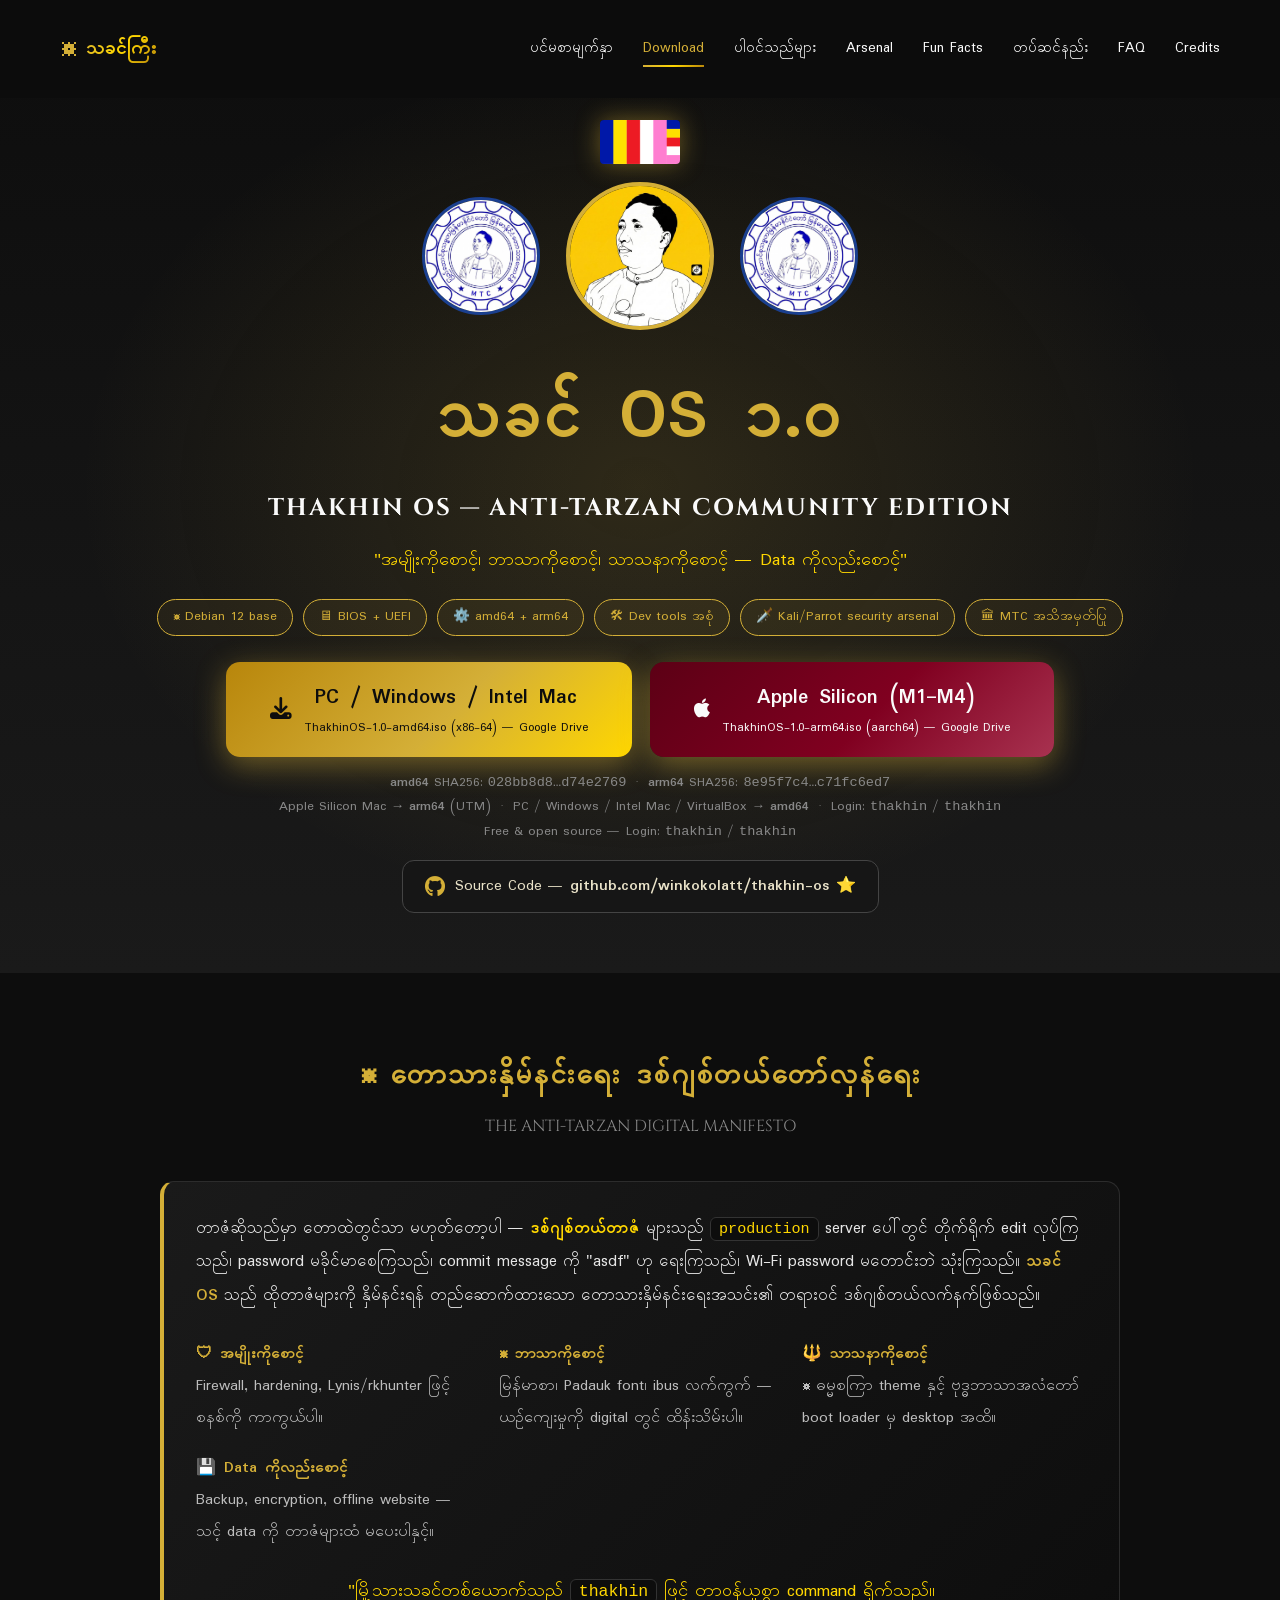
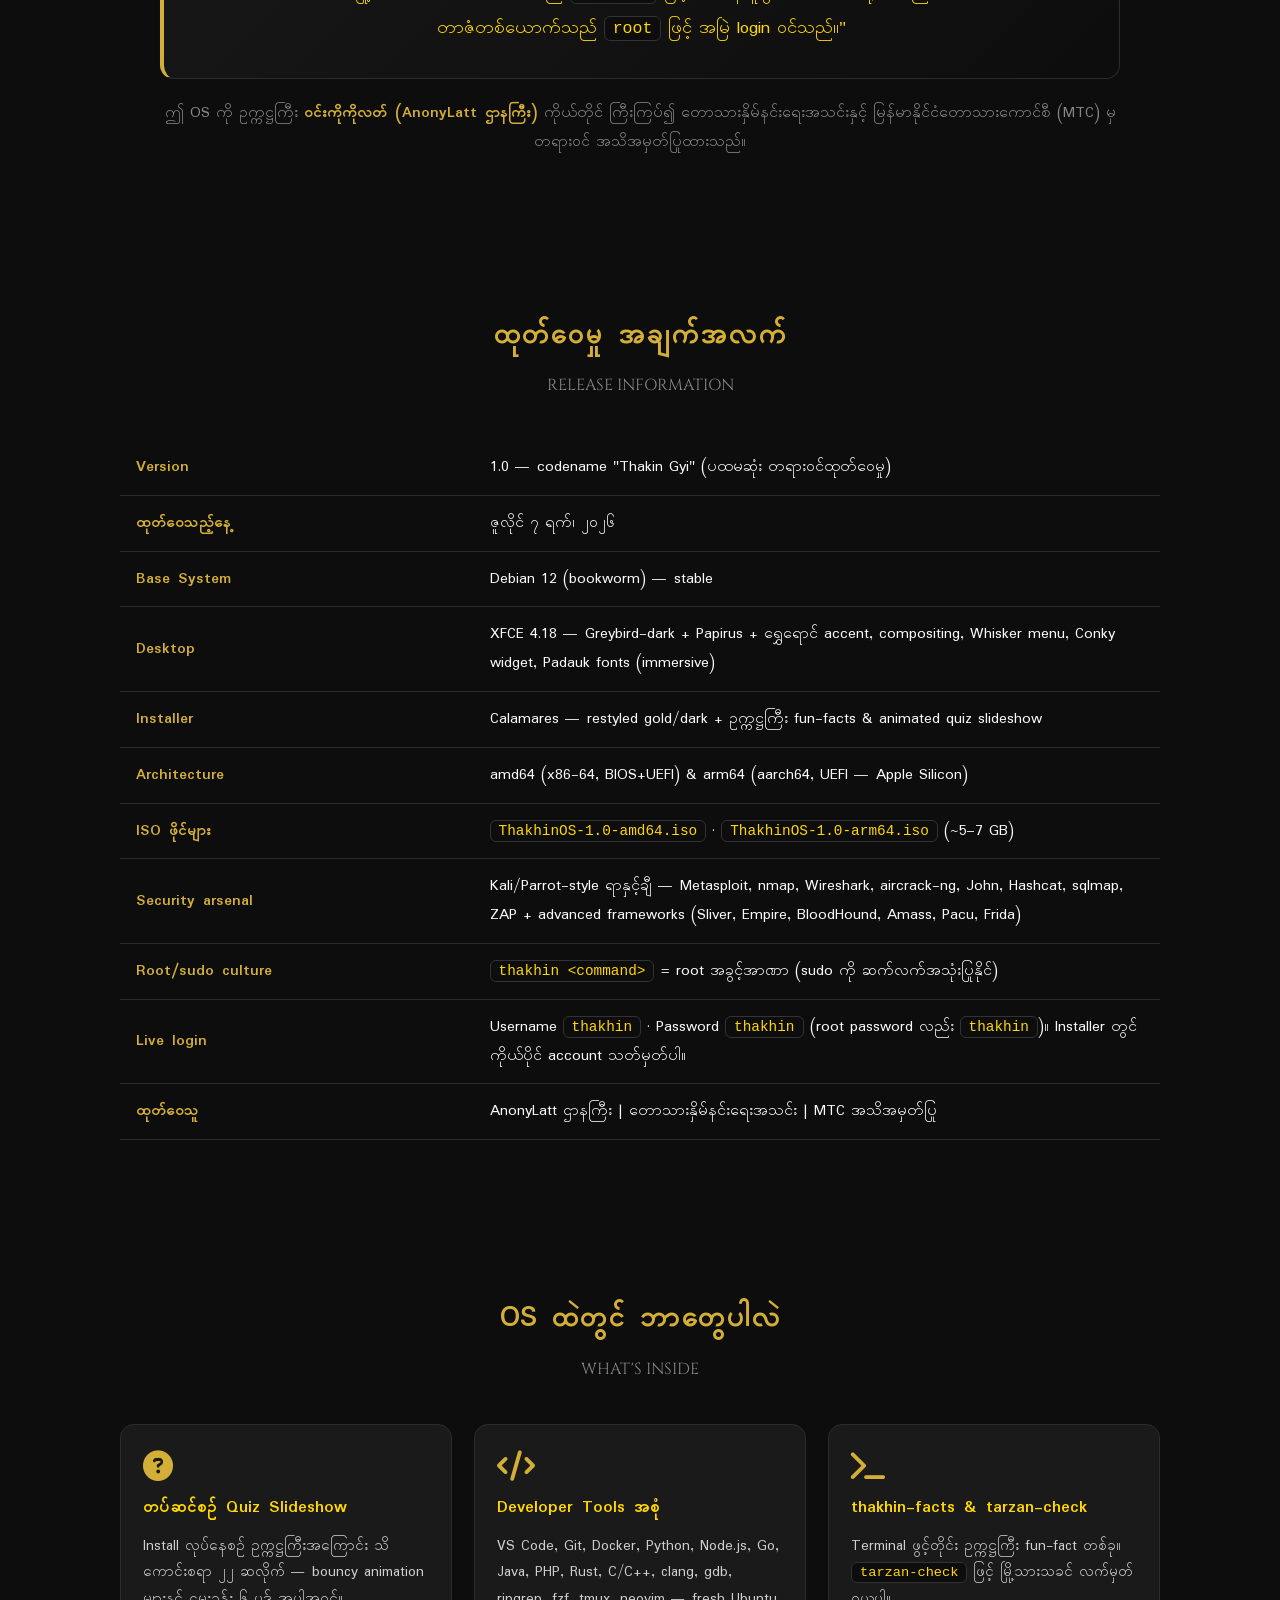
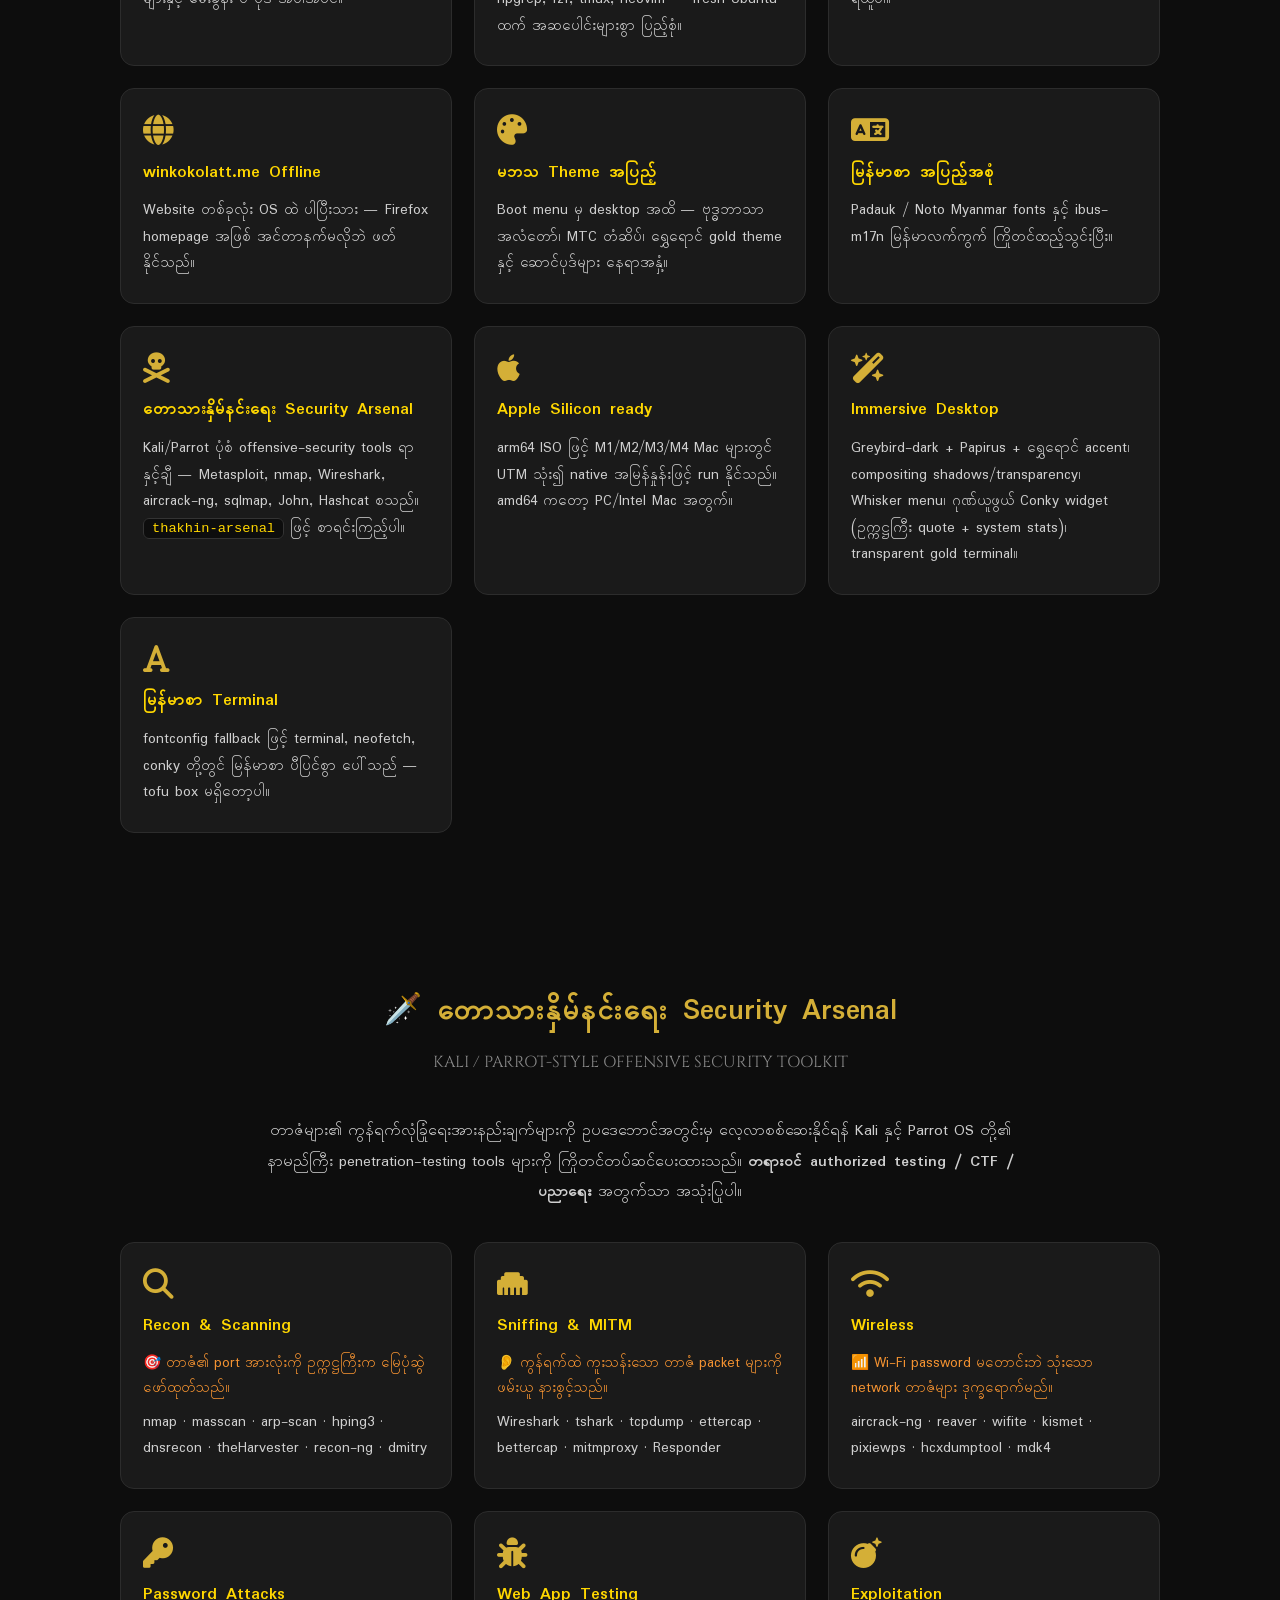
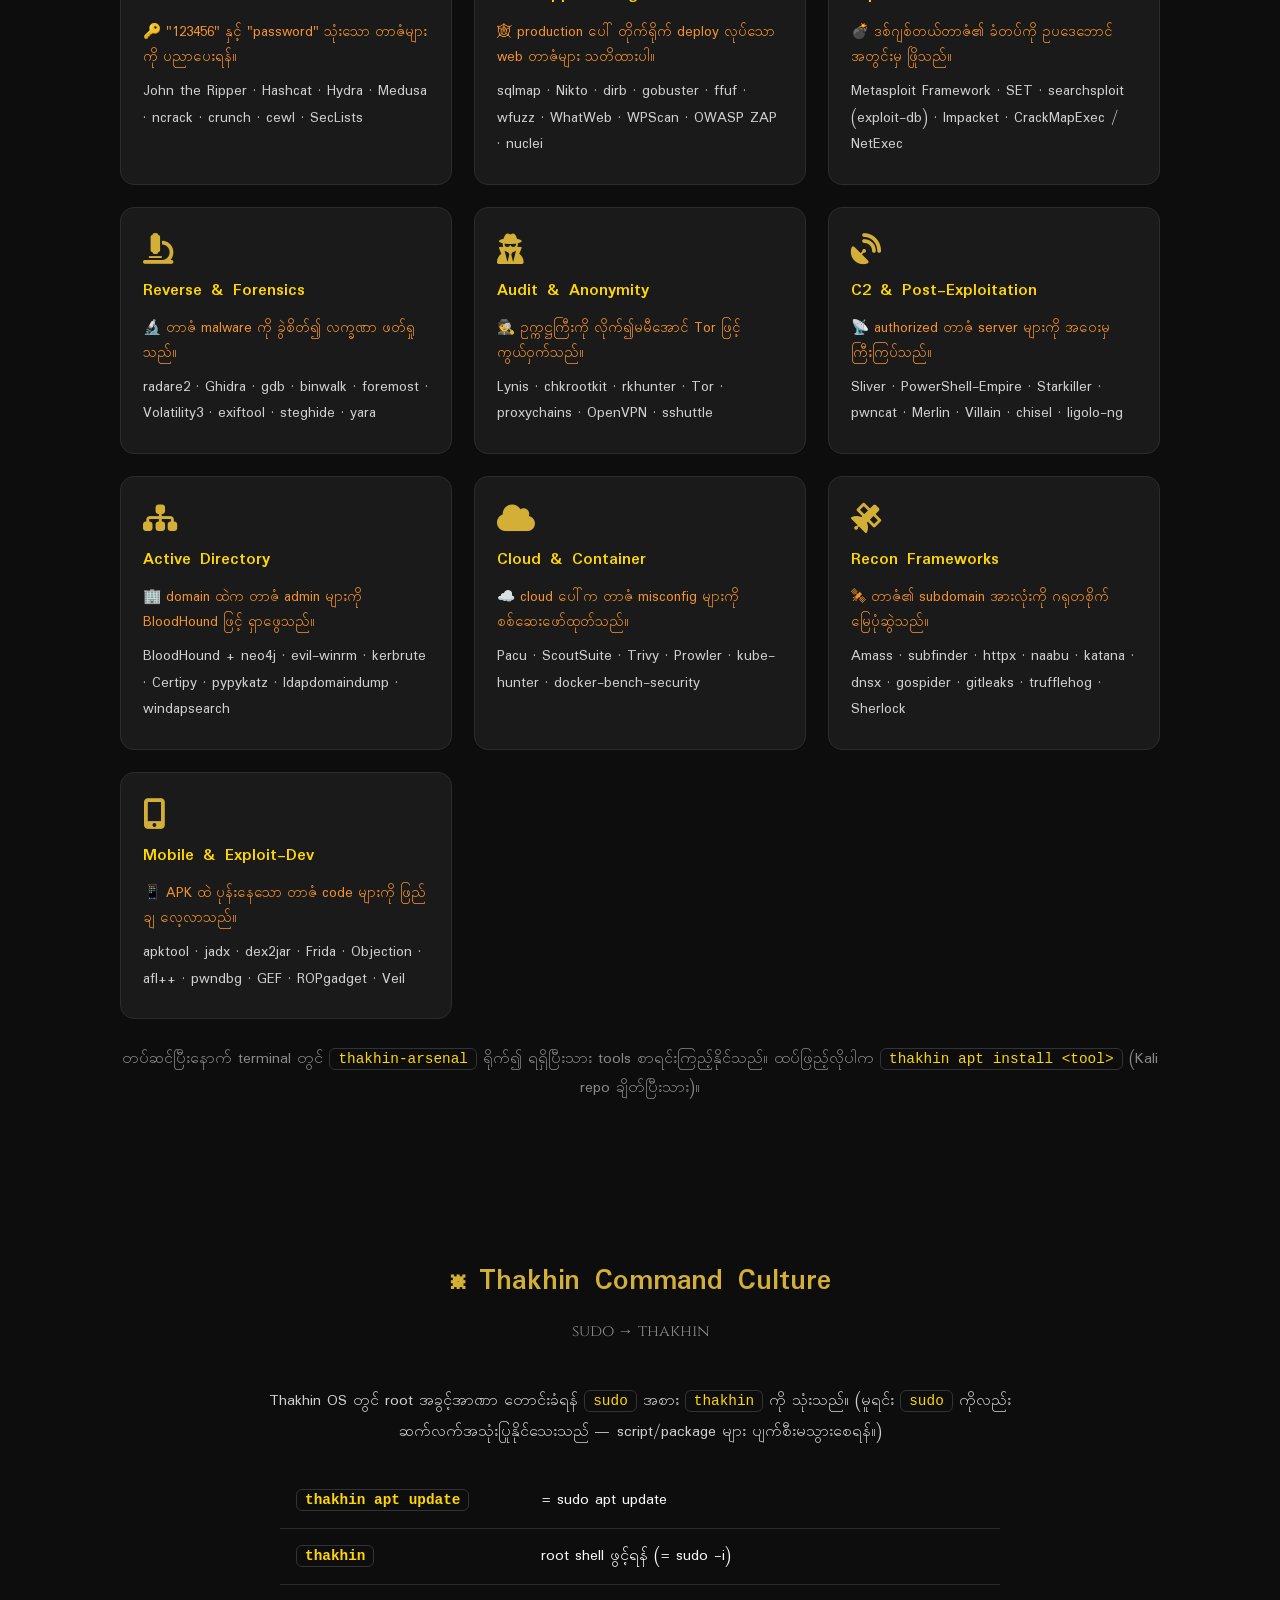
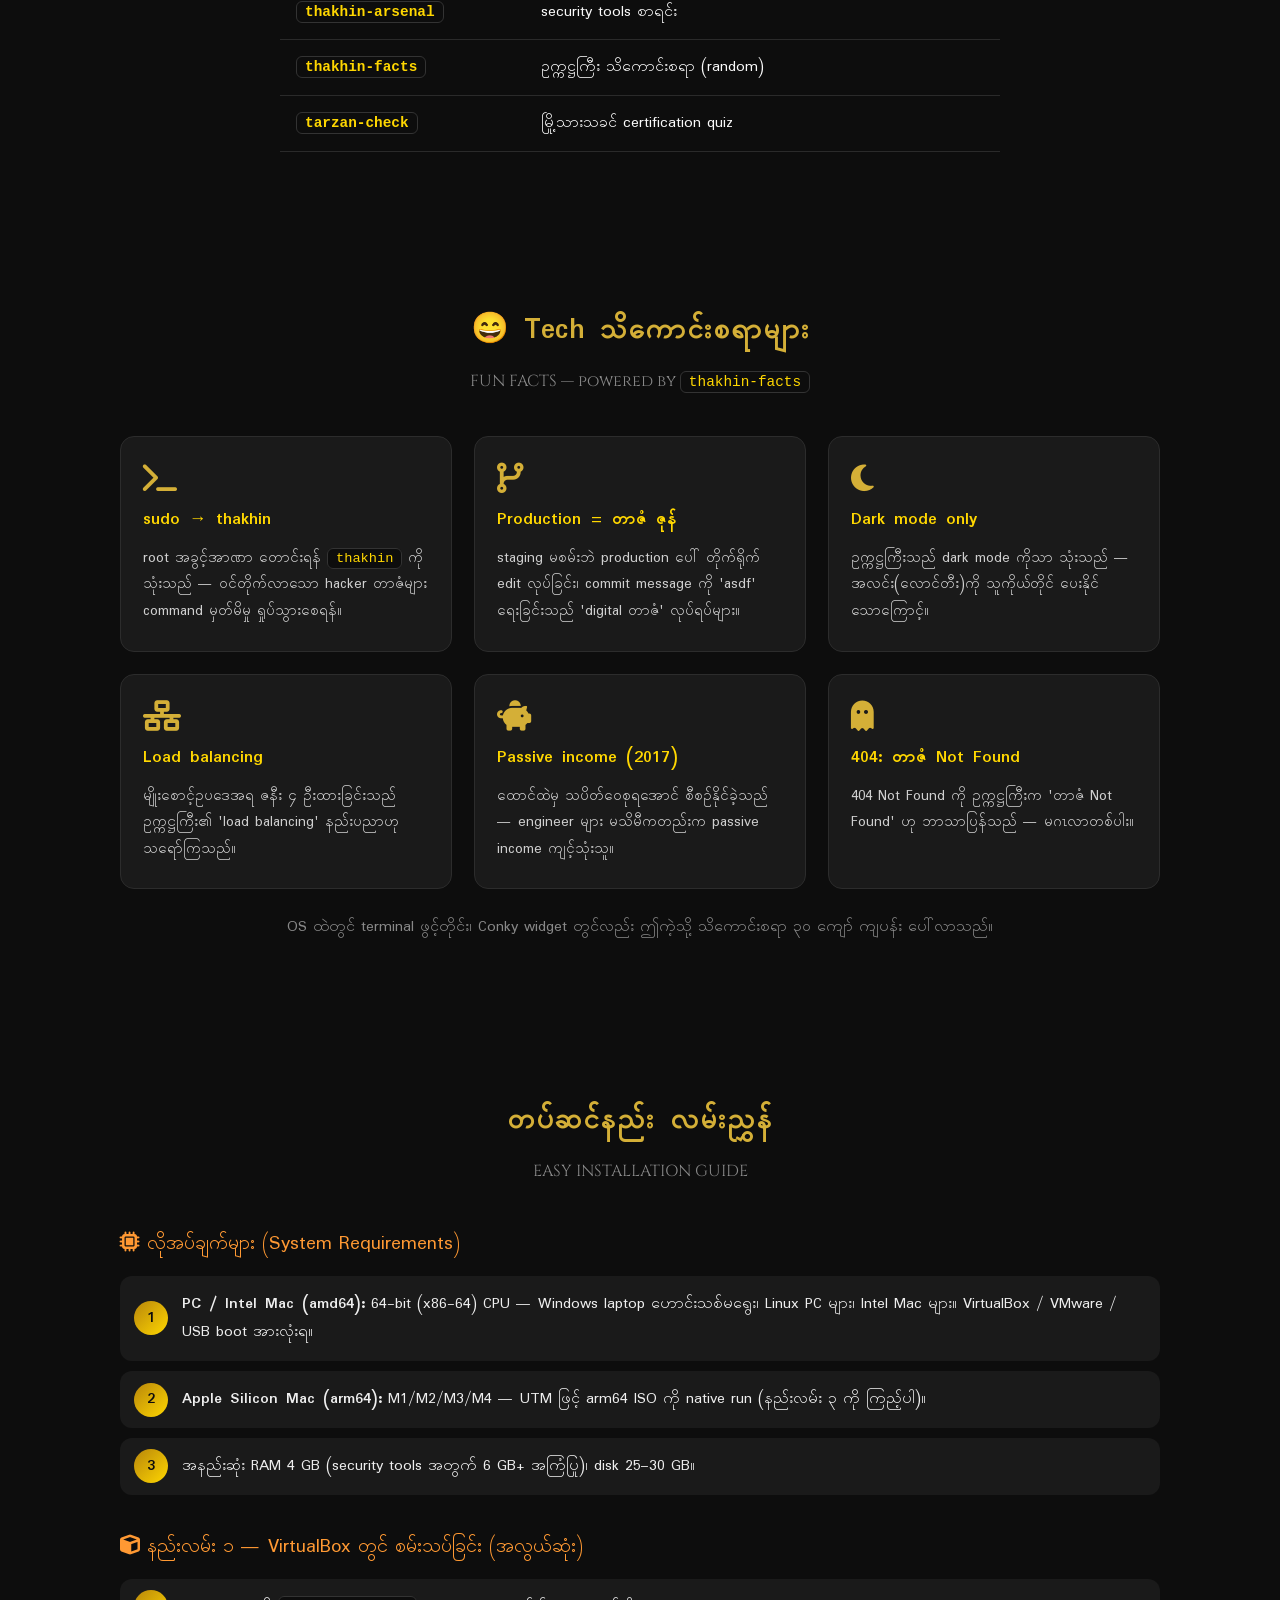
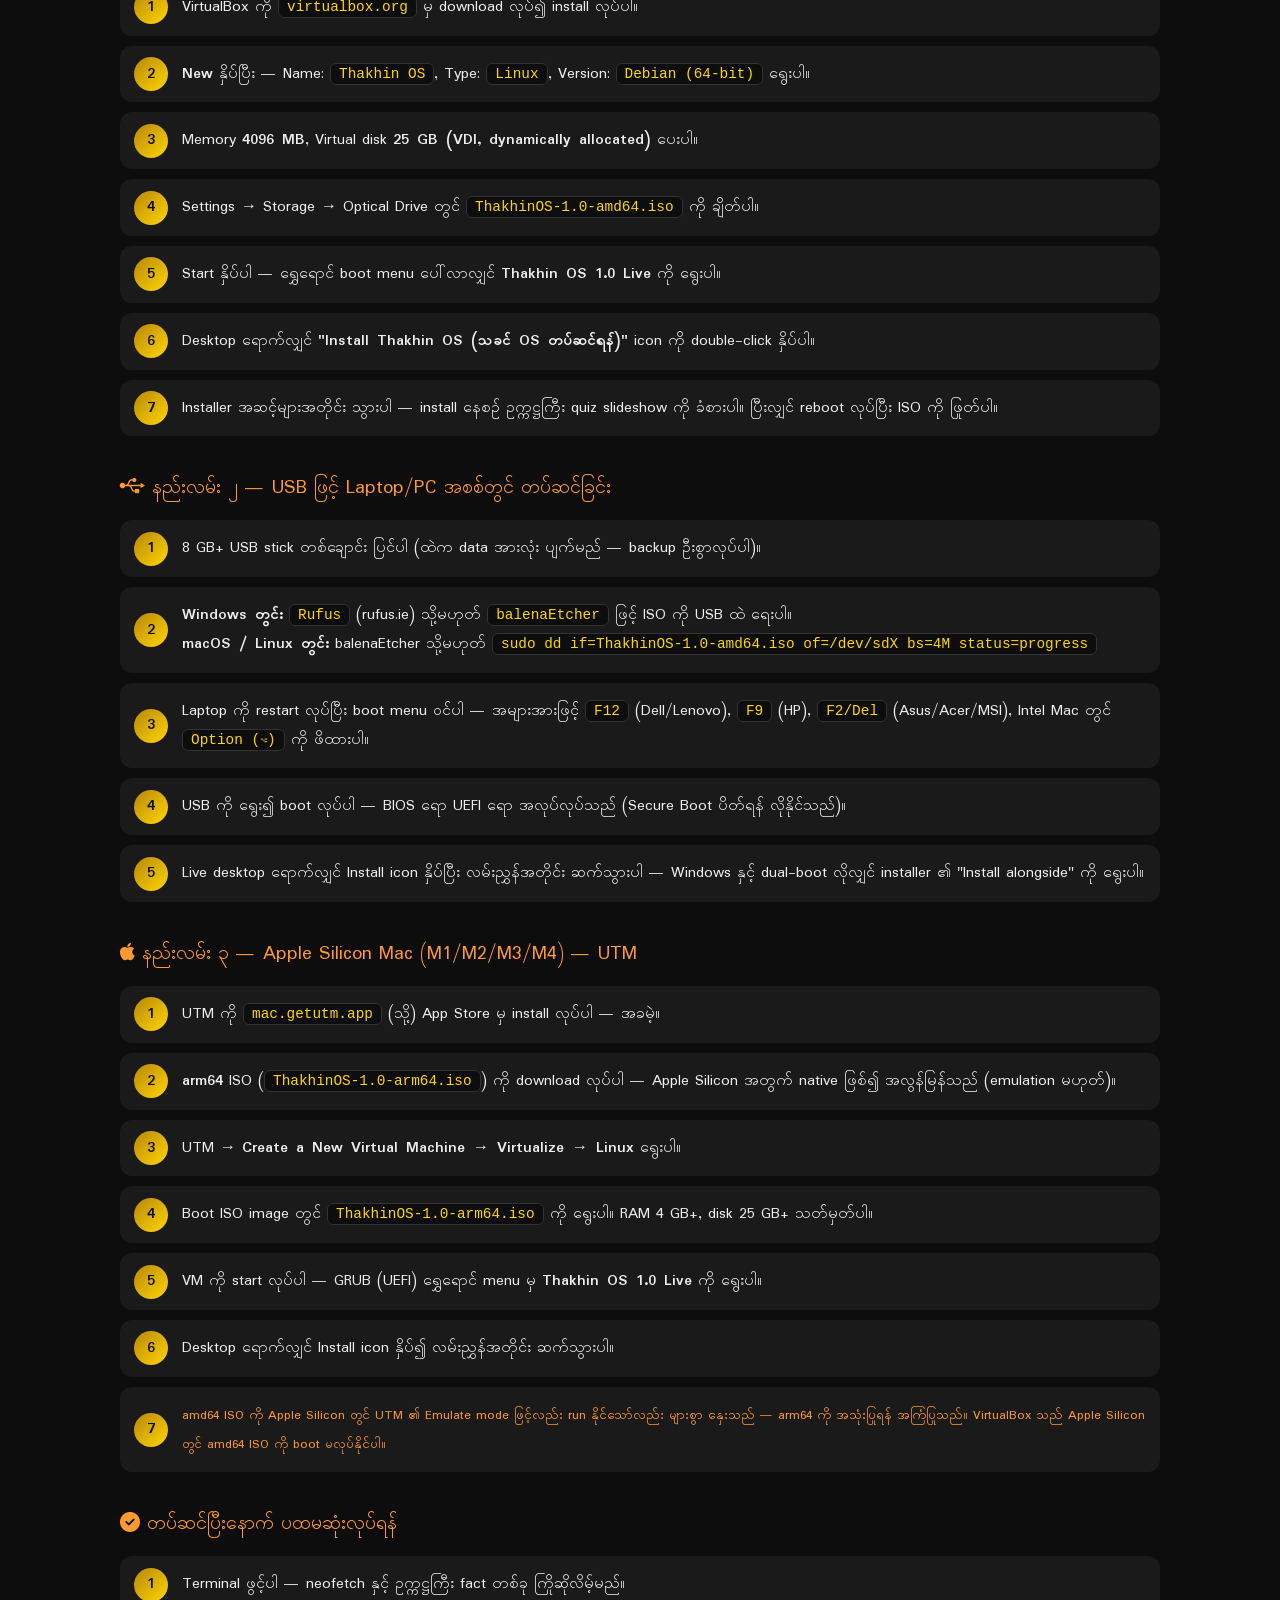
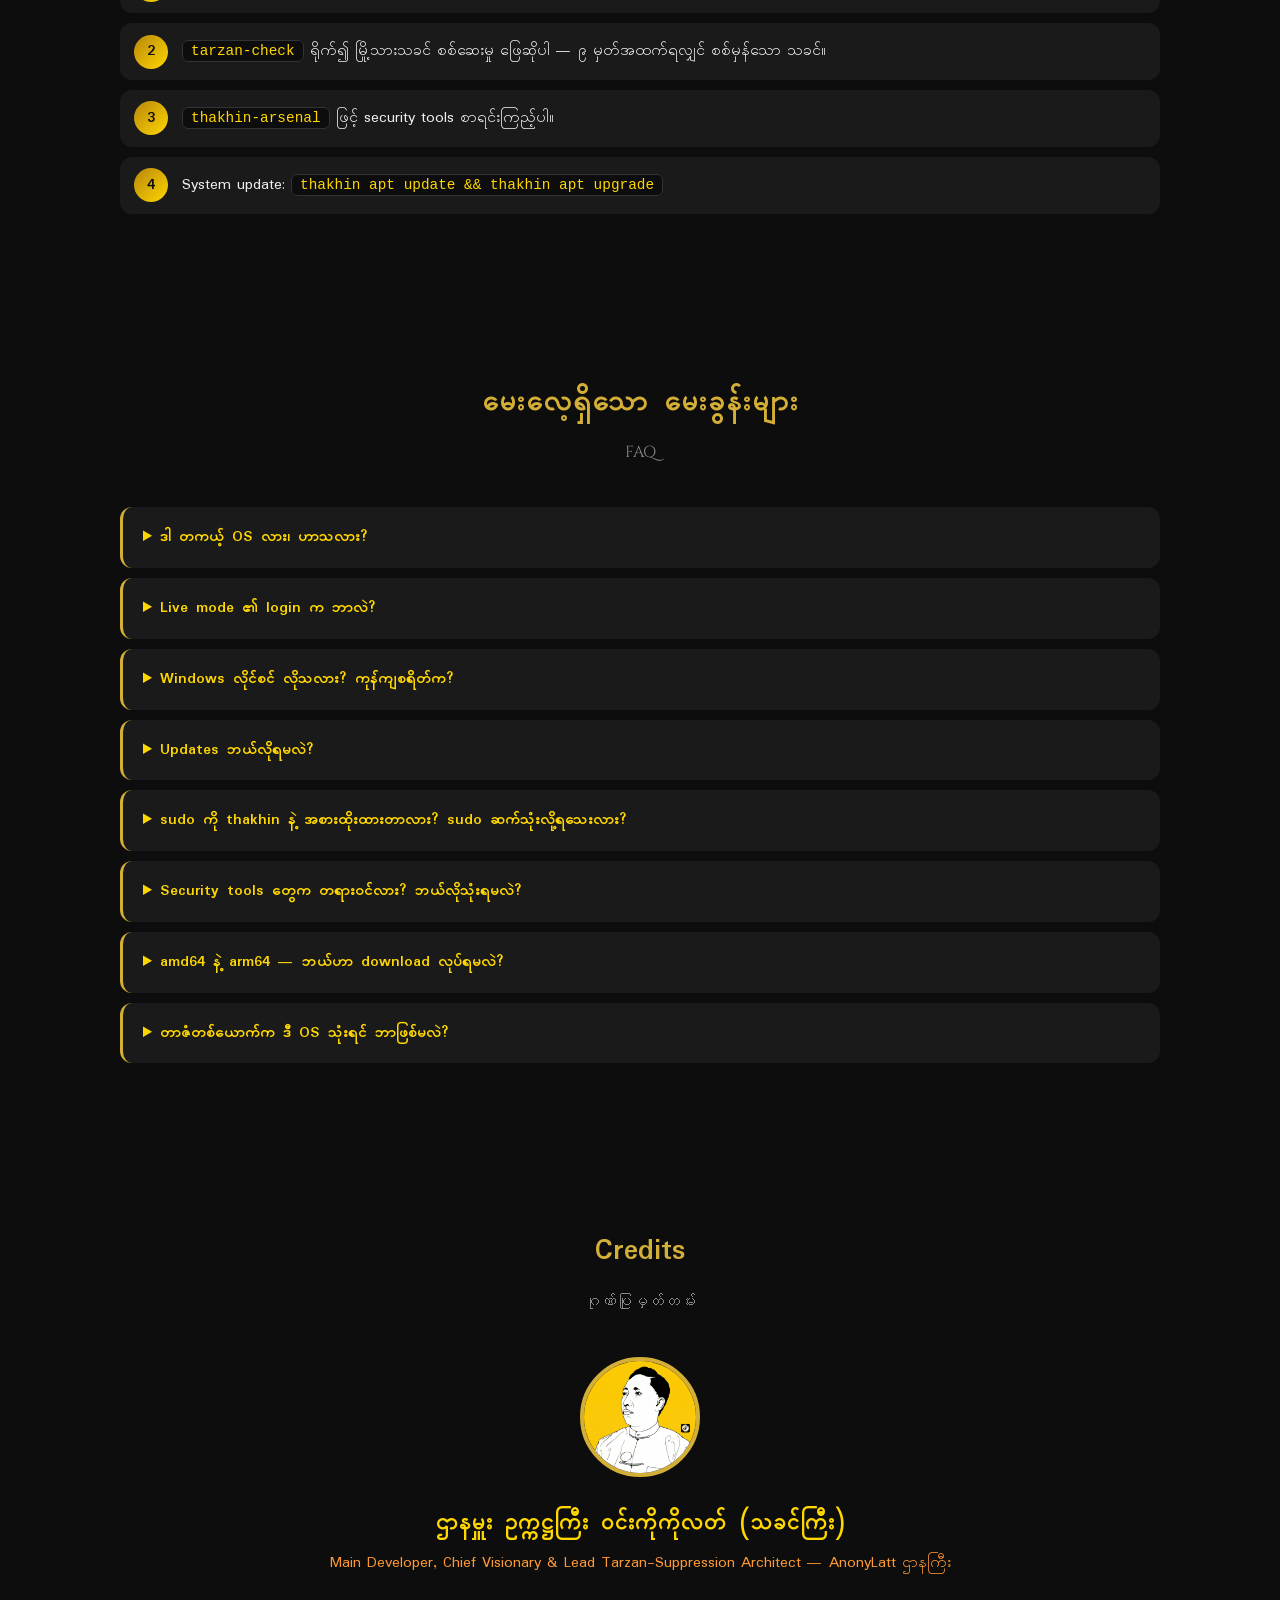
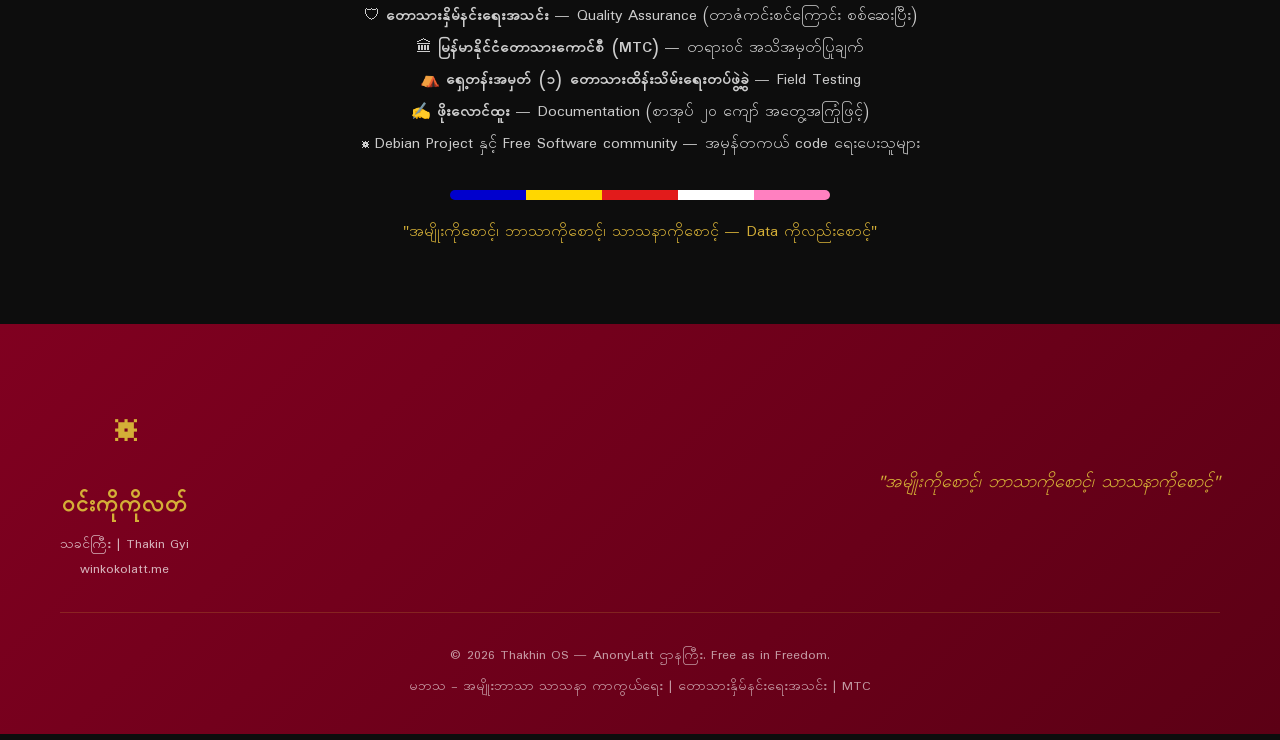
<file: downloads/thakhin-os-community-edition/index.html>
<!DOCTYPE html>
<html lang="my">
<head>
    <meta charset="UTF-8">
    <meta name="viewport" content="width=device-width, initial-scale=1.0">
    <title>သခင် OS 1.0 Download | Thakhin OS — Anti-Tarzan Community Edition | winkokolatt.me</title>
    <meta name="description" content="Thakhin OS (သခင် OS) 1.0 — Debian-based Linux by ဥက္ကဋ္ဌကြီး Win Ko Ko Latt (AnonyLatt ဌာနကြီး). Free download, VirtualBox & laptop install guide. MTC approved.">
    <meta name="keywords" content="Thakhin OS, သခင် OS, Win Ko Ko Latt, ဝင်းကိုကိုလတ်, Linux, Debian, Anti-Tarzan, မဘသ, MTC, မြန်မာနိုင်ငံတောသားကောင်စီ">
    <meta name="author" content="Win Ko Ko Latt (AnonyLatt Dept.)">

    <meta property="og:type" content="website">
    <meta property="og:url" content="https://winkokolatt.me/downloads/thakhin-os-community-edition/">
    <meta property="og:title" content="သခင် OS 1.0 — Thakhin OS Anti-Tarzan Community Edition">
    <meta property="og:description" content="ဥက္ကဋ္ဌကြီး ကိုယ်တိုင် ကြီးကြပ်ထုတ်ဝေသော Debian-based Linux OS — Dev tools အစုံ၊ မဘသ vibes အပြည့်။ MTC အသိအမှတ်ပြု။">
    <meta property="og:image" content="https://winkokolatt.me/images/og-image.jpg">

    <link href="https://fonts.googleapis.com/css2?family=Cinzel:wght@400;600;700&family=Padauk:wght@400;700&display=swap" rel="stylesheet">
    <link rel="stylesheet" href="https://cdnjs.cloudflare.com/ajax/libs/font-awesome/6.5.1/css/all.min.css">
    <link rel="stylesheet" href="../../css/style.css">
    <link rel="icon" type="image/jpeg" href="../../images/webprofilepicture-optimized.jpg">

    <style>
        /* page-local styles on top of the site theme */
        .dl-hero {
            min-height: 92vh;
            display: flex; flex-direction: column; justify-content: center; align-items: center;
            text-align: center; padding: 120px 20px 60px;
            background:
                radial-gradient(ellipse at center, rgba(212,175,55,0.14) 0%, transparent 62%),
                linear-gradient(180deg, #0d0d0d 0%, #1a1a1a 100%);
        }
        .dl-flag { height: 44px; margin-bottom: 18px; border-radius: 4px;
                   box-shadow: 0 0 24px rgba(212,175,55,.45); }
        .dl-hero .seal-row { display:flex; gap:26px; align-items:center; justify-content:center; margin-bottom: 22px; }
        .dl-hero .seal-row img.portrait { width: 148px; height: 148px; border-radius: 50%;
                   border: 4px solid var(--primary-gold, #D4AF37); }
        .dl-hero .seal-row img.mtc { width: 118px; height: 118px; border-radius: 50%;
                   background:#fff; border: 3px solid #1a3f8f; }
        .dl-hero h1 { font-family:'Padauk',sans-serif; font-size: clamp(2.4rem, 6vw, 4.4rem);
                   color: #D4AF37; margin: 4px 0; }
        .dl-hero h2 { font-family:'Cinzel',serif; color:#FAFAFA; font-size: clamp(1rem, 2.4vw, 1.5rem);
                   letter-spacing: 2px; }
        .dl-slogan { color:#FFD700; font-family:'Padauk',sans-serif; margin: 14px 0 4px; font-size: 1.15rem; }
        .dl-chips { display:flex; flex-wrap:wrap; gap:10px; justify-content:center; margin: 18px 0 26px; }
        .dl-chip { border:1px solid #D4AF37; color:#D4AF37; border-radius: 20px; padding: 5px 15px;
                   font-size:.85rem; font-family:'Padauk',sans-serif; background: rgba(212,175,55,.07); }
        .dl-btn {
            display:inline-flex; align-items:center; gap:12px;
            background: linear-gradient(135deg, #B8860B, #D4AF37 55%, #FFD700);
            color:#0d0d0d; font-weight:700; font-family:'Padauk',sans-serif;
            font-size: 1.35rem; padding: 17px 44px; border-radius: 14px; text-decoration:none;
            box-shadow: 0 8px 30px rgba(212,175,55,.45);
            transition: transform .25s cubic-bezier(.34,1.56,.64,1), box-shadow .25s;
        }
        .dl-btn:hover { transform: translateY(-4px) scale(1.04); box-shadow: 0 14px 42px rgba(255,215,0,.6); }
        .dl-btn small { display:block; font-size:.78rem; font-weight:400; }
        .dl-note { color:#888; font-size:.85rem; margin-top:14px; font-family:'Padauk',sans-serif; }

        .dl-section { padding: 76px 20px; max-width: 1080px; margin: 0 auto; }
        .dl-section h3 { font-family:'Padauk',sans-serif; color:#D4AF37; font-size: 1.9rem;
                   text-align:center; margin-bottom: 8px; }
        .dl-section .sub { text-align:center; color:#888; margin-bottom: 40px; font-family:'Cinzel',serif; }

        table.rel { width:100%; border-collapse: collapse; font-family:'Padauk',sans-serif; }
        table.rel td { padding: 13px 16px; border-bottom: 1px solid #2a2a2a; color:#FAFAFA; }
        table.rel td:first-child { color:#D4AF37; width: 34%; font-weight: 700; }
        table.rel tr:hover td { background: rgba(212,175,55,.05); }

        .dl-grid { display:grid; grid-template-columns: repeat(auto-fit, minmax(250px, 1fr)); gap: 22px; }
        .dl-card { background:#1a1a1a; border:1px solid #2c2c2c; border-radius: 14px; padding: 26px 22px;
                   transition: transform .3s cubic-bezier(.34,1.56,.64,1), border-color .3s; }
        .dl-card:hover { transform: translateY(-7px); border-color:#D4AF37; }
        .dl-card i { font-size: 1.9rem; color:#D4AF37; margin-bottom: 12px; display:block; }
        .dl-card h4 { color:#FFD700; font-family:'Padauk',sans-serif; margin-bottom: 8px; font-size:1.1rem; }
        .dl-card p { color:#cfcfcf; font-family:'Padauk',sans-serif; font-size:.95rem; line-height:1.75; }

        ol.guide { counter-reset: step; list-style:none; font-family:'Padauk',sans-serif; }
        ol.guide li { position:relative; padding: 14px 14px 14px 62px; margin-bottom: 10px;
                   background:#1a1a1a; border-radius: 12px; color:#eee; line-height: 1.8; }
        ol.guide li::before {
            counter-increment: step; content: counter(step);
            position:absolute; left: 14px; top: 50%; transform: translateY(-50%);
            width: 34px; height: 34px; border-radius: 50%;
            background: linear-gradient(135deg,#B8860B,#FFD700); color:#0d0d0d;
            display:flex; align-items:center; justify-content:center; font-weight:700;
        }
        ol.guide code, .dl-section code { background:#0d0d0d; border:1px solid #333; padding: 2px 8px;
                   border-radius:6px; color:#FFD700; font-size:.9em; }
        .guide-h { color:#FF9933; font-family:'Padauk',sans-serif; font-size:1.25rem; margin: 34px 0 14px; }

        details.faq { background:#1a1a1a; border-radius: 12px; margin-bottom: 10px; padding: 16px 20px;
                   font-family:'Padauk',sans-serif; border-left: 3px solid #D4AF37; }
        details.faq summary { color:#FFD700; cursor:pointer; font-weight:700; }
        details.faq p { color:#ddd; margin-top: 10px; line-height: 1.85; }

        .credits-box { text-align:center; font-family:'Padauk',sans-serif; }
        .credits-box .big { color:#FFD700; font-size: 1.5rem; font-weight: 700; margin-bottom: 4px; }
        .credits-box .role { color:#FF9933; margin-bottom: 22px; }
        .credits-box p { color:#ccc; line-height: 2; }
        .flag-strip { display:flex; height: 10px; max-width: 380px; margin: 30px auto 0; border-radius: 5px; overflow:hidden; }
        .flag-strip span { flex:1; }

        /* Thakhin/တာဇံ flavor line on arsenal cards */
        .dl-card .tz { color:#FF9933; font-family:'Padauk',sans-serif; font-size:.92rem;
                   line-height:1.7; margin-bottom:8px; font-style:normal; opacity:.95; }
        .dl-card:hover .tz { color:#FFD700; }
        .dl-card i { transition: transform .35s cubic-bezier(.34,1.56,.64,1); }
        .dl-card:hover i { transform: scale(1.18) rotate(-6deg); }

        /* GitHub source button */
        .gh-btn { display:inline-flex; align-items:center; gap:10px; margin-top:16px;
                   background:#161616; border:1px solid #444; color:#e9e2c8; border-radius:12px;
                   padding:11px 22px; text-decoration:none; font-family:'Padauk',sans-serif;
                   transition: transform .25s cubic-bezier(.34,1.56,.64,1), border-color .25s, background .25s; }
        .gh-btn:hover { transform: translateY(-3px); border-color:#D4AF37; background:#1f1f1f; }
        .gh-btn i { color:#D4AF37; font-size:1.3rem; }

        /* ---- Bouncy scroll-reveal ---- */
        .reveal { opacity:0; transform: translateY(30px) scale(.97);
                   transition: opacity .6s ease, transform .7s cubic-bezier(.34,1.56,.64,1); }
        .reveal.in-view { opacity:1; transform:none; }
        html { scroll-behavior: smooth; }
        @media (prefers-reduced-motion: reduce) {
            .reveal { opacity:1 !important; transform:none !important; transition:none; }
            html { scroll-behavior:auto; }
        }

        /* ---- Mobile responsiveness ---- */
        @media (max-width: 820px) {
            .nav-menu { flex-wrap:wrap; justify-content:center; gap:6px 14px; padding:8px 6px; }
            .nav-menu .nav-link { font-size:.9rem; }
        }
        @media (max-width: 640px) {
            .dl-hero { padding: 96px 16px 44px; min-height:auto; }
            .dl-hero h1 { font-size: 2.3rem; }
            .dl-hero h2 { font-size: 1rem; }
            .dl-hero .seal-row { gap:14px; flex-wrap:wrap; }
            .dl-hero .seal-row img.portrait { width:110px; height:110px; }
            .dl-hero .seal-row img.mtc { width:78px; height:78px; }
            .dl-btn { font-size:1.05rem; padding:14px 22px; width:100%; justify-content:center; }
            .dl-section { padding: 48px 16px; }
            .dl-section h3 { font-size: 1.5rem; }
            .dl-grid { grid-template-columns: 1fr; gap:16px; }
            table.rel { display:block; overflow-x:auto; white-space:nowrap; }
            ol.guide li { padding: 12px 12px 12px 54px; }
            .navbar .nav-container { flex-direction:column; gap:6px; }
        }
    </style>
</head>
<body style="background:#0d0d0d;">

    <!-- Navigation -->
    <nav class="navbar" id="navbar" style="background:rgba(13,13,13,.96);">
        <div class="nav-container">
            <a href="../../index.html#home" class="nav-logo">
                <span class="logo-icon">☸</span>
                <span class="logo-text">သခင်ကြီး</span>
            </a>
            <div class="nav-menu" style="display:flex;">
                <a href="../../index.html#home" class="nav-link">ပင်မစာမျက်နှာ</a>
                <a href="#download" class="nav-link active">Download</a>
                <a href="#inside" class="nav-link">ပါဝင်သည်များ</a>
                <a href="#arsenal" class="nav-link">Arsenal</a>
                <a href="#funfacts" class="nav-link">Fun Facts</a>
                <a href="#install" class="nav-link">တပ်ဆင်နည်း</a>
                <a href="#faq" class="nav-link">FAQ</a>
                <a href="#credits" class="nav-link">Credits</a>
            </div>
        </div>
    </nav>

    <!-- Hero / Download -->
    <header class="dl-hero" id="download">
        <img class="dl-flag" src="../../images/flag-image.png" alt="ဗုဒ္ဓဘာသာအလံတော်">
        <div class="seal-row">
            <img class="mtc" src="../../images/mtc-profile.jpg" alt="မြန်မာနိုင်ငံတောသားကောင်စီ (MTC) တံဆိပ်">
            <img class="portrait" src="../../images/webprofilepicture-optimized.jpg" alt="ဥက္ကဋ္ဌကြီး ဝင်းကိုကိုလတ်">
            <img class="mtc" src="../../images/mtc-profile.jpg" alt="MTC seal">
        </div>
        <h1>သခင် OS ၁.၀</h1>
        <h2>THAKHIN OS — ANTI-TARZAN COMMUNITY EDITION</h2>
        <p class="dl-slogan">"အမျိုးကိုစောင့်၊ ဘာသာကိုစောင့်၊ သာသနာကိုစောင့် — Data ကိုလည်းစောင့်"</p>
        <div class="dl-chips">
            <span class="dl-chip">☸ Debian 12 base</span>
            <span class="dl-chip">🖥 BIOS + UEFI</span>
            <span class="dl-chip">⚙️ amd64 + arm64</span>
            <span class="dl-chip">🛠 Dev tools အစုံ</span>
            <span class="dl-chip">🗡️ Kali/Parrot security arsenal</span>
            <span class="dl-chip">🏛 MTC အသိအမှတ်ပြု</span>
        </div>
        <div style="display:flex;flex-wrap:wrap;gap:18px;justify-content:center;">
            <a class="dl-btn" href="https://drive.google.com/file/d/1BDuOwynrHaC3FV-MeWb2bh0i1NxaLkCM/view?usp=sharing" target="_blank" rel="noopener">
                <i class="fas fa-download"></i>
                <span>PC / Windows / Intel Mac<small>ThakhinOS-1.0-amd64.iso (x86-64) — Google Drive</small></span>
            </a>
            <a class="dl-btn" href="https://drive.google.com/file/d/1v6MzOjg27WprlgRMGyN8BlqRAde31lAE/view?usp=sharing" target="_blank" rel="noopener"
               style="background:linear-gradient(135deg,#5C0015,#800020 55%,#a83250);color:#FAFAFA;">
                <i class="fab fa-apple"></i>
                <span>Apple Silicon (M1–M4)<small>ThakhinOS-1.0-arm64.iso (aarch64) — Google Drive</small></span>
            </a>
        </div>
        <p class="dl-note">
        <b>amd64</b> SHA256: <code>028bb8d8…d74e2769</code> &nbsp;·&nbsp; <b>arm64</b> SHA256: <code>8e95f7c4…c71fc6ed7</code><br>
        Apple Silicon Mac → <b>arm64</b> (UTM) &nbsp;·&nbsp; PC / Windows / Intel Mac / VirtualBox → <b>amd64</b> &nbsp;·&nbsp; Login: <code>thakhin</code> / <code>thakhin</code><br>
        Free &amp; open source — Login: <code>thakhin</code> / <code>thakhin</code></p>
        <a class="gh-btn" href="https://github.com/winkokolatt/thakhin-os" target="_blank" rel="noopener">
            <i class="fab fa-github"></i>
            <span>Source Code — <b>github.com/winkokolatt/thakhin-os</b> ⭐</span>
        </a>
    </header>

    <!-- Anti-Tarzan / မဘသ Manifesto -->
    <section class="dl-section" id="manifesto" style="max-width:1000px;">
        <h3>☸ တောသားနှိမ်နင်းရေး ဒစ်ဂျစ်တယ်တော်လှန်ရေး</h3>
        <p class="sub">THE ANTI-TARZAN DIGITAL MANIFESTO</p>
        <div style="background:linear-gradient(135deg,#1a1a1a,#0d0d0d);border:1px solid #2c2c2c;border-left:4px solid #D4AF37;border-radius:14px;padding:30px 32px;font-family:'Padauk',sans-serif;line-height:2;color:#e6e6e6;">
            <p style="font-size:1.05rem;">
                တာဇံဆိုသည်မှာ တောထဲတွင်သာ မဟုတ်တော့ပါ — <b style="color:#FFD700;">ဒစ်ဂျစ်တယ်တာဇံ</b> များသည်
                <code>production</code> server ပေါ်တွင် တိုက်ရိုက် edit လုပ်ကြသည်၊ password မခိုင်မာစေကြသည်၊
                commit message ကို "asdf" ဟု ရေးကြသည်၊ Wi-Fi password မတောင်းဘဲ သုံးကြသည်။
                <b style="color:#D4AF37;">သခင် OS</b> သည် ထိုတာဇံများကို နှိမ်နင်းရန် တည်ဆောက်ထားသော
                တောသားနှိမ်နင်းရေးအသင်း၏ တရားဝင် ဒစ်ဂျစ်တယ်လက်နက်ဖြစ်သည်။
            </p>
            <div style="display:grid;grid-template-columns:repeat(auto-fit,minmax(230px,1fr));gap:18px;margin:26px 0;">
                <div><span style="color:#D4AF37;font-weight:700;">🛡 အမျိုးကိုစောင့်</span><br>
                    <span style="color:#bdbdbd;">Firewall, hardening, Lynis/rkhunter ဖြင့် စနစ်ကို ကာကွယ်ပါ။</span></div>
                <div><span style="color:#D4AF37;font-weight:700;">☸ ဘာသာကိုစောင့်</span><br>
                    <span style="color:#bdbdbd;">မြန်မာစာ၊ Padauk font၊ ibus လက်ကွက် — ယဉ်ကျေးမှုကို digital တွင် ထိန်းသိမ်းပါ။</span></div>
                <div><span style="color:#D4AF37;font-weight:700;">🔱 သာသနာကိုစောင့်</span><br>
                    <span style="color:#bdbdbd;">☸ ဓမ္မစကြာ theme နှင့် ဗုဒ္ဓဘာသာအလံတော် boot loader မှ desktop အထိ။</span></div>
                <div><span style="color:#D4AF37;font-weight:700;">💾 Data ကိုလည်းစောင့်</span><br>
                    <span style="color:#bdbdbd;">Backup, encryption, offline website — သင့် data ကို တာဇံများထံ မပေးပါနှင့်။</span></div>
            </div>
            <blockquote style="border:none;color:#FFD700;font-size:1.15rem;text-align:center;margin:10px 0 0;">
                "မြို့သားသခင်တစ်ယောက်သည် <code>thakhin</code> ဖြင့် တာဝန်ယူစွာ command ရိုက်သည်။<br>
                တာဇံတစ်ယောက်သည် <code>root</code> ဖြင့် အမြဲ login ဝင်သည်။"
            </blockquote>
        </div>
        <p style="text-align:center;color:#888;font-family:'Padauk',sans-serif;margin-top:20px;">
            ဤ OS ကို ဥက္ကဋ္ဌကြီး <b style="color:#D4AF37;">ဝင်းကိုကိုလတ် (AnonyLatt ဌာနကြီး)</b> ကိုယ်တိုင် ကြီးကြပ်၍
            တောသားနှိမ်နင်းရေးအသင်းနှင့် မြန်မာနိုင်ငံတောသားကောင်စီ (MTC) မှ တရားဝင် အသိအမှတ်ပြုထားသည်။
        </p>
    </section>

    <!-- Release info -->
    <section class="dl-section">
        <h3>ထုတ်ဝေမှု အချက်အလက်</h3>
        <p class="sub">RELEASE INFORMATION</p>
        <table class="rel">
            <tr><td>Version</td><td>1.0 — codename "Thakin Gyi" (ပထမဆုံး တရားဝင်ထုတ်ဝေမှု)</td></tr>
            <tr><td>ထုတ်ဝေသည့်နေ့</td><td>ဇူလိုင် ၇ ရက်၊ ၂၀၂၆</td></tr>
            <tr><td>Base System</td><td>Debian 12 (bookworm) — stable</td></tr>
            <tr><td>Desktop</td><td>XFCE 4.18 — Greybird-dark + Papirus + ရွှေရောင် accent, compositing, Whisker menu, Conky widget, Padauk fonts (immersive)</td></tr>
            <tr><td>Installer</td><td>Calamares — restyled gold/dark + ဥက္ကဋ္ဌကြီး fun-facts & animated quiz slideshow</td></tr>
            <tr><td>Architecture</td><td>amd64 (x86-64, BIOS+UEFI) &amp; arm64 (aarch64, UEFI — Apple Silicon)</td></tr>
            <tr><td>ISO ဖိုင်များ</td><td><code>ThakhinOS-1.0-amd64.iso</code> · <code>ThakhinOS-1.0-arm64.iso</code> (~5–7 GB)</td></tr>
            <tr><td>Security arsenal</td><td>Kali/Parrot-style ရာနှင့်ချီ — Metasploit, nmap, Wireshark, aircrack-ng, John, Hashcat, sqlmap, ZAP + advanced frameworks (Sliver, Empire, BloodHound, Amass, Pacu, Frida)</td></tr>
            <tr><td>Root/sudo culture</td><td><code>thakhin &lt;command&gt;</code> = root အခွင့်အာဏာ (sudo ကို ဆက်လက်အသုံးပြုနိုင်)</td></tr>
            <tr><td>Live login</td><td>Username <code>thakhin</code> · Password <code>thakhin</code> (root password လည်း <code>thakhin</code>)။ Installer တွင် ကိုယ်ပိုင် account သတ်မှတ်ပါ။</td></tr>
            <tr><td>ထုတ်ဝေသူ</td><td>AnonyLatt ဌာနကြီး | တောသားနှိမ်နင်းရေးအသင်း | MTC အသိအမှတ်ပြု</td></tr>
        </table>
    </section>

    <!-- What's inside -->
    <section class="dl-section" id="inside">
        <h3>OS ထဲတွင် ဘာတွေပါလဲ</h3>
        <p class="sub">WHAT'S INSIDE</p>
        <div class="dl-grid">
            <div class="dl-card"><i class="fas fa-question-circle"></i>
                <h4>တပ်ဆင်စဉ် Quiz Slideshow</h4>
                <p>Install လုပ်နေစဉ် ဥက္ကဋ္ဌကြီးအကြောင်း သိကောင်းစရာ ၂၂ ဆလိုက် — bouncy animation များနှင့် မေးခွန်း ၆ ပုဒ် အပါအဝင်။</p></div>
            <div class="dl-card"><i class="fas fa-code"></i>
                <h4>Developer Tools အစုံ</h4>
                <p>VS Code, Git, Docker, Python, Node.js, Go, Java, PHP, Rust, C/C++, clang, gdb, ripgrep, fzf, tmux, neovim — fresh Ubuntu ထက် အဆပေါင်းများစွာ ပြည့်စုံ။</p></div>
            <div class="dl-card"><i class="fas fa-terminal"></i>
                <h4>thakhin-facts & tarzan-check</h4>
                <p>Terminal ဖွင့်တိုင်း ဥက္ကဋ္ဌကြီး fun-fact တစ်ခု။ <code>tarzan-check</code> ဖြင့် မြို့သားသခင် လက်မှတ် ရယူပါ။</p></div>
            <div class="dl-card"><i class="fas fa-globe"></i>
                <h4>winkokolatt.me Offline</h4>
                <p>Website တစ်ခုလုံး OS ထဲ ပါပြီးသား — Firefox homepage အဖြစ် အင်တာနက်မလိုဘဲ ဖတ်နိုင်သည်။</p></div>
            <div class="dl-card"><i class="fas fa-palette"></i>
                <h4>မဘသ Theme အပြည့်</h4>
                <p>Boot menu မှ desktop အထိ — ဗုဒ္ဓဘာသာအလံတော်၊ MTC တံဆိပ်၊ ရွှေရောင် gold theme နှင့် ဆောင်ပုဒ်များ နေရာအနှံ့။</p></div>
            <div class="dl-card"><i class="fas fa-language"></i>
                <h4>မြန်မာစာ အပြည့်အစုံ</h4>
                <p>Padauk / Noto Myanmar fonts နှင့် ibus-m17n မြန်မာလက်ကွက် ကြိုတင်ထည့်သွင်းပြီး။</p></div>
            <div class="dl-card"><i class="fas fa-skull-crossbones"></i>
                <h4>တောသားနှိမ်နင်းရေး Security Arsenal</h4>
                <p>Kali/Parrot ပုံစံ offensive-security tools ရာနှင့်ချီ — Metasploit, nmap, Wireshark, aircrack-ng, sqlmap, John, Hashcat စသည်။ <code>thakhin-arsenal</code> ဖြင့် စာရင်းကြည့်ပါ။</p></div>
            <div class="dl-card"><i class="fab fa-apple"></i>
                <h4>Apple Silicon ready</h4>
                <p>arm64 ISO ဖြင့် M1/M2/M3/M4 Mac များတွင် UTM သုံး၍ native အမြန်နှုန်းဖြင့် run နိုင်သည်။ amd64 ကတော့ PC/Intel Mac အတွက်။</p></div>
            <div class="dl-card"><i class="fas fa-wand-magic-sparkles"></i>
                <h4>Immersive Desktop</h4>
                <p>Greybird-dark + Papirus + ရွှေရောင် accent၊ compositing shadows/transparency၊ Whisker menu၊ ဂုဏ်ယူဖွယ် Conky widget (ဥက္ကဋ္ဌကြီး quote + system stats)၊ transparent gold terminal။</p></div>
            <div class="dl-card"><i class="fas fa-font"></i>
                <h4>မြန်မာစာ Terminal</h4>
                <p>fontconfig fallback ဖြင့် terminal, neofetch, conky တို့တွင် မြန်မာစာ ပီပြင်စွာ ပေါ်သည် — tofu box မရှိတော့ပါ။</p></div>
        </div>
    </section>

    <!-- Security arsenal -->
    <section class="dl-section" id="arsenal">
        <h3>🗡️ တောသားနှိမ်နင်းရေး Security Arsenal</h3>
        <p class="sub">KALI / PARROT-STYLE OFFENSIVE SECURITY TOOLKIT</p>
        <p style="text-align:center;color:#cfcfcf;font-family:'Padauk',sans-serif;max-width:760px;margin:0 auto 34px;line-height:1.9;">
            တာဇံများ၏ ကွန်ရက်လုံခြုံရေးအားနည်းချက်များကို ဥပဒေဘောင်အတွင်းမှ လေ့လာစစ်ဆေးနိုင်ရန်
            Kali နှင့် Parrot OS တို့၏ နာမည်ကြီး penetration-testing tools များကို ကြိုတင်တပ်ဆင်ပေးထားသည်။
            <b>တရားဝင် authorized testing / CTF / ပညာရေး</b> အတွက်သာ အသုံးပြုပါ။
        </p>
        <div class="dl-grid">
            <div class="dl-card"><i class="fas fa-search"></i><h4>Recon &amp; Scanning</h4>
                <p class="tz">🎯 တာဇံ၏ port အားလုံးကို ဥက္ကဋ္ဌကြီးက မြေပုံဆွဲ ဖော်ထုတ်သည်။</p>
                <p>nmap · masscan · arp-scan · hping3 · dnsrecon · theHarvester · recon-ng · dmitry</p></div>
            <div class="dl-card"><i class="fas fa-ethernet"></i><h4>Sniffing &amp; MITM</h4>
                <p class="tz">👂 ကွန်ရက်ထဲ ကူးသန်းသော တာဇံ packet များကို ဖမ်းယူ နားစွင့်သည်။</p>
                <p>Wireshark · tshark · tcpdump · ettercap · bettercap · mitmproxy · Responder</p></div>
            <div class="dl-card"><i class="fas fa-wifi"></i><h4>Wireless</h4>
                <p class="tz">📶 Wi-Fi password မတောင်းဘဲ သုံးသော network တာဇံများ ဒုက္ခရောက်မည်။</p>
                <p>aircrack-ng · reaver · wifite · kismet · pixiewps · hcxdumptool · mdk4</p></div>
            <div class="dl-card"><i class="fas fa-key"></i><h4>Password Attacks</h4>
                <p class="tz">🔑 "123456" နှင့် "password" သုံးသော တာဇံများကို ပညာပေးရန်။</p>
                <p>John the Ripper · Hashcat · Hydra · Medusa · ncrack · crunch · cewl · SecLists</p></div>
            <div class="dl-card"><i class="fas fa-bug"></i><h4>Web App Testing</h4>
                <p class="tz">🕸 production ပေါ် တိုက်ရိုက် deploy လုပ်သော web တာဇံများ သတိထားပါ။</p>
                <p>sqlmap · Nikto · dirb · gobuster · ffuf · wfuzz · WhatWeb · WPScan · OWASP ZAP · nuclei</p></div>
            <div class="dl-card"><i class="fas fa-bomb"></i><h4>Exploitation</h4>
                <p class="tz">💣 ဒစ်ဂျစ်တယ်တာဇံ၏ ခံတပ်ကို ဥပဒေဘောင်အတွင်းမှ ဖြိုသည်။</p>
                <p>Metasploit Framework · SET · searchsploit (exploit-db) · Impacket · CrackMapExec / NetExec</p></div>
            <div class="dl-card"><i class="fas fa-microscope"></i><h4>Reverse &amp; Forensics</h4>
                <p class="tz">🔬 တာဇံ malware ကို ခွဲစိတ်၍ လက္ခဏာ ဖတ်ရှုသည်။</p>
                <p>radare2 · Ghidra · gdb · binwalk · foremost · Volatility3 · exiftool · steghide · yara</p></div>
            <div class="dl-card"><i class="fas fa-user-secret"></i><h4>Audit &amp; Anonymity</h4>
                <p class="tz">🕵️ ဥက္ကဋ္ဌကြီးကို လိုက်၍မမီအောင် Tor ဖြင့် ကွယ်ဝှက်သည်။</p>
                <p>Lynis · chkrootkit · rkhunter · Tor · proxychains · OpenVPN · sshuttle</p></div>
            <div class="dl-card"><i class="fas fa-satellite-dish"></i><h4>C2 &amp; Post-Exploitation</h4>
                <p class="tz">📡 authorized တာဇံ server များကို အဝေးမှ ကြီးကြပ်သည်။</p>
                <p>Sliver · PowerShell-Empire · Starkiller · pwncat · Merlin · Villain · chisel · ligolo-ng</p></div>
            <div class="dl-card"><i class="fas fa-sitemap"></i><h4>Active Directory</h4>
                <p class="tz">🏢 domain ထဲက တာဇံ admin များကို BloodHound ဖြင့် ရှာဖွေသည်။</p>
                <p>BloodHound + neo4j · evil-winrm · kerbrute · Certipy · pypykatz · ldapdomaindump · windapsearch</p></div>
            <div class="dl-card"><i class="fas fa-cloud"></i><h4>Cloud &amp; Container</h4>
                <p class="tz">☁️ cloud ပေါ်က တာဇံ misconfig များကို စစ်ဆေးဖော်ထုတ်သည်။</p>
                <p>Pacu · ScoutSuite · Trivy · Prowler · kube-hunter · docker-bench-security</p></div>
            <div class="dl-card"><i class="fas fa-satellite"></i><h4>Recon Frameworks</h4>
                <p class="tz">🛰 တာဇံ၏ subdomain အားလုံးကို ဂရုတစိုက် မြေပုံဆွဲသည်။</p>
                <p>Amass · subfinder · httpx · naabu · katana · dnsx · gospider · gitleaks · trufflehog · Sherlock</p></div>
            <div class="dl-card"><i class="fas fa-mobile-alt"></i><h4>Mobile &amp; Exploit-Dev</h4>
                <p class="tz">📱 APK ထဲ ပုန်းနေသော တာဇံ code များကို ဖြည်ချ လေ့လာသည်။</p>
                <p>apktool · jadx · dex2jar · Frida · Objection · afl++ · pwndbg · GEF · ROPgadget · Veil</p></div>
        </div>
        <p style="text-align:center;color:#888;font-family:'Padauk',sans-serif;margin-top:26px;">
            တပ်ဆင်ပြီးနောက် terminal တွင် <code>thakhin-arsenal</code> ရိုက်၍ ရရှိပြီးသား tools စာရင်းကြည့်နိုင်သည်။
            ထပ်ဖြည့်လိုပါက <code>thakhin apt install &lt;tool&gt;</code> (Kali repo ချိတ်ပြီးသား)။
        </p>
    </section>

    <!-- Thakhin command culture -->
    <section class="dl-section" id="culture">
        <h3>☸ Thakhin Command Culture</h3>
        <p class="sub">sudo → thakhin</p>
        <p style="text-align:center;color:#cfcfcf;font-family:'Padauk',sans-serif;max-width:760px;margin:0 auto 26px;line-height:1.9;">
            Thakhin OS တွင် root အခွင့်အာဏာ တောင်းခံရန် <code>sudo</code> အစား <code>thakhin</code> ကို သုံးသည်။
            (မူရင်း <code>sudo</code> ကိုလည်း ဆက်လက်အသုံးပြုနိုင်သေးသည် — script/package များ ပျက်စီးမသွားစေရန်။)
        </p>
        <table class="rel" style="max-width:720px;margin:0 auto;">
            <tr><td><code>thakhin apt update</code></td><td>= sudo apt update</td></tr>
            <tr><td><code>thakhin</code></td><td>root shell ဖွင့်ရန် (= sudo -i)</td></tr>
            <tr><td><code>thakhin-arsenal</code></td><td>security tools စာရင်း</td></tr>
            <tr><td><code>thakhin-facts</code></td><td>ဥက္ကဋ္ဌကြီး သိကောင်းစရာ (random)</td></tr>
            <tr><td><code>tarzan-check</code></td><td>မြို့သားသခင် certification quiz</td></tr>
        </table>
    </section>

    <!-- Tech fun facts -->
    <section class="dl-section" id="funfacts">
        <h3>😄 Tech သိကောင်းစရာများ</h3>
        <p class="sub">FUN FACTS — powered by <code>thakhin-facts</code></p>
        <div class="dl-grid">
            <div class="dl-card"><i class="fas fa-terminal"></i><h4>sudo → thakhin</h4>
                <p>root အခွင့်အာဏာ တောင်းရန် <code>thakhin</code> ကို သုံးသည် — ဝင်တိုက်လာသော hacker တာဇံများ command မှတ်မိမှု ရှုပ်သွားစေရန်။</p></div>
            <div class="dl-card"><i class="fas fa-code-branch"></i><h4>Production = တာဇံ ဇုန်</h4>
                <p>staging မစမ်းဘဲ production ပေါ် တိုက်ရိုက် edit လုပ်ခြင်း၊ commit message ကို 'asdf' ရေးခြင်းသည် 'digital တာဇံ' လုပ်ရပ်များ။</p></div>
            <div class="dl-card"><i class="fas fa-moon"></i><h4>Dark mode only</h4>
                <p>ဥက္ကဋ္ဌကြီးသည် dark mode ကိုသာ သုံးသည် — အလင်း(လောင်တီး)ကို သူကိုယ်တိုင် ပေးနိုင်သောကြောင့်။</p></div>
            <div class="dl-card"><i class="fas fa-network-wired"></i><h4>Load balancing</h4>
                <p>မျိုးစောင့်ဥပဒေအရ ဇနီး ၄ ဦးထားခြင်းသည် ဥက္ကဋ္ဌကြီး၏ 'load balancing' နည်းပညာဟု သရော်ကြသည်။</p></div>
            <div class="dl-card"><i class="fas fa-piggy-bank"></i><h4>Passive income (2017)</h4>
                <p>ထောင်ထဲမှ သပိတ်ဝေစုရအောင် စီစဉ်နိုင်ခဲ့သည် — engineer များ မသိမီကတည်းက passive income ကျင့်သုံးသူ။</p></div>
            <div class="dl-card"><i class="fas fa-ghost"></i><h4>404: တာဇံ Not Found</h4>
                <p>404 Not Found ကို ဥက္ကဋ္ဌကြီးက 'တာဇံ Not Found' ဟု ဘာသာပြန်သည် — မဂၤလာတစ်ပါး။</p></div>
        </div>
        <p style="text-align:center;color:#888;font-family:'Padauk',sans-serif;margin-top:24px;">
            OS ထဲတွင် terminal ဖွင့်တိုင်း၊ Conky widget တွင်လည်း ဤကဲ့သို့ သိကောင်းစရာ ၃၀ ကျော် ကျပန်း ပေါ်လာသည်။
        </p>
    </section>

    <!-- Install guide -->
    <section class="dl-section" id="install">
        <h3>တပ်ဆင်နည်း လမ်းညွှန်</h3>
        <p class="sub">EASY INSTALLATION GUIDE</p>

        <p class="guide-h"><i class="fas fa-microchip"></i> လိုအပ်ချက်များ (System Requirements)</p>
        <ol class="guide">
            <li><b>PC / Intel Mac (amd64):</b> 64-bit (x86-64) CPU — Windows laptop ဟောင်းသစ်မရွေး၊ Linux PC များ၊ Intel Mac များ။ VirtualBox / VMware / USB boot အားလုံးရ။</li>
            <li><b>Apple Silicon Mac (arm64):</b> M1/M2/M3/M4 — UTM ဖြင့် arm64 ISO ကို native run (နည်းလမ်း ၃ ကို ကြည့်ပါ)။</li>
            <li>အနည်းဆုံး RAM 4 GB (security tools အတွက် 6 GB+ အကြံပြု)၊ disk 25–30 GB။</li>
        </ol>

        <p class="guide-h"><i class="fas fa-cube"></i> နည်းလမ်း ၁ — VirtualBox တွင် စမ်းသပ်ခြင်း (အလွယ်ဆုံး)</p>
        <ol class="guide">
            <li>VirtualBox ကို <code>virtualbox.org</code> မှ download လုပ်၍ install လုပ်ပါ။</li>
            <li><b>New</b> နှိပ်ပြီး — Name: <code>Thakhin OS</code>, Type: <code>Linux</code>, Version: <code>Debian (64-bit)</code> ရွေးပါ။</li>
            <li>Memory <b>4096 MB</b>, Virtual disk <b>25 GB (VDI, dynamically allocated)</b> ပေးပါ။</li>
            <li>Settings → Storage → Optical Drive တွင် <code>ThakhinOS-1.0-amd64.iso</code> ကို ချိတ်ပါ။</li>
            <li>Start နှိပ်ပါ — ရွှေရောင် boot menu ပေါ်လာလျှင် <b>Thakhin OS 1.0 Live</b> ကို ရွေးပါ။</li>
            <li>Desktop ရောက်လျှင် <b>"Install Thakhin OS (သခင် OS တပ်ဆင်ရန်)"</b> icon ကို double-click နှိပ်ပါ။</li>
            <li>Installer အဆင့်များအတိုင်း သွားပါ — install နေစဉ် ဥက္ကဋ္ဌကြီး quiz slideshow ကို ခံစားပါ။ ပြီးလျှင် reboot လုပ်ပြီး ISO ကို ဖြုတ်ပါ။</li>
        </ol>

        <p class="guide-h"><i class="fab fa-usb"></i> နည်းလမ်း ၂ — USB ဖြင့် Laptop/PC အစစ်တွင် တပ်ဆင်ခြင်း</p>
        <ol class="guide">
            <li>8 GB+ USB stick တစ်ချောင်း ပြင်ပါ (ထဲက data အားလုံး ပျက်မည် — backup ဦးစွာလုပ်ပါ)။</li>
            <li><b>Windows တွင်:</b> <code>Rufus</code> (rufus.ie) သို့မဟုတ် <code>balenaEtcher</code> ဖြင့် ISO ကို USB ထဲ ရေးပါ။<br>
                <b>macOS / Linux တွင်:</b> balenaEtcher သို့မဟုတ် <code>sudo dd if=ThakhinOS-1.0-amd64.iso of=/dev/sdX bs=4M status=progress</code></li>
            <li>Laptop ကို restart လုပ်ပြီး boot menu ဝင်ပါ — အများအားဖြင့် <code>F12</code> (Dell/Lenovo), <code>F9</code> (HP), <code>F2/Del</code> (Asus/Acer/MSI), Intel Mac တွင် <code>Option (⌥)</code> ကို ဖိထားပါ။</li>
            <li>USB ကို ရွေး၍ boot လုပ်ပါ — BIOS ရော UEFI ရော အလုပ်လုပ်သည် (Secure Boot ပိတ်ရန် လိုနိုင်သည်)။</li>
            <li>Live desktop ရောက်လျှင် Install icon နှိပ်ပြီး လမ်းညွှန်အတိုင်း ဆက်သွားပါ — Windows နှင့် dual-boot လိုလျှင် installer ၏ "Install alongside" ကို ရွေးပါ။</li>
        </ol>

        <p class="guide-h"><i class="fab fa-apple"></i> နည်းလမ်း ၃ — Apple Silicon Mac (M1/M2/M3/M4) — UTM</p>
        <ol class="guide">
            <li>UTM ကို <code>mac.getutm.app</code> (သို့) App Store မှ install လုပ်ပါ — အခမဲ့။</li>
            <li><b>arm64</b> ISO (<code>ThakhinOS-1.0-arm64.iso</code>) ကို download လုပ်ပါ — Apple Silicon အတွက် native ဖြစ်၍ အလွန်မြန်သည် (emulation မဟုတ်)။</li>
            <li>UTM → <b>Create a New Virtual Machine → Virtualize → Linux</b> ရွေးပါ။</li>
            <li>Boot ISO image တွင် <code>ThakhinOS-1.0-arm64.iso</code> ကို ရွေးပါ။ RAM 4 GB+, disk 25 GB+ သတ်မှတ်ပါ။</li>
            <li>VM ကို start လုပ်ပါ — GRUB (UEFI) ရွှေရောင် menu မှ <b>Thakhin OS 1.0 Live</b> ကို ရွေးပါ။</li>
            <li>Desktop ရောက်လျှင် Install icon နှိပ်၍ လမ်းညွှန်အတိုင်း ဆက်သွားပါ။</li>
            <li><small style="color:#FF9933">amd64 ISO ကို Apple Silicon တွင် UTM ၏ Emulate mode ဖြင့်လည်း run နိုင်သော်လည်း များစွာ နှေးသည် — arm64 ကို အသုံးပြုရန် အကြံပြုသည်။ VirtualBox သည် Apple Silicon တွင် amd64 ISO ကို boot မလုပ်နိုင်ပါ။</small></li>
        </ol>

        <p class="guide-h"><i class="fas fa-check-circle"></i> တပ်ဆင်ပြီးနောက် ပထမဆုံးလုပ်ရန်</p>
        <ol class="guide">
            <li>Terminal ဖွင့်ပါ — neofetch နှင့် ဥက္ကဋ္ဌကြီး fact တစ်ခု ကြိုဆိုလိမ့်မည်။</li>
            <li><code>tarzan-check</code> ရိုက်၍ မြို့သားသခင် စစ်ဆေးမှု ဖြေဆိုပါ — ၉ မှတ်အထက်ရလျှင် စစ်မှန်သော သခင်။</li>
            <li><code>thakhin-arsenal</code> ဖြင့် security tools စာရင်းကြည့်ပါ။</li>
            <li>System update: <code>thakhin apt update && thakhin apt upgrade</code></li>
        </ol>
    </section>

    <!-- FAQ -->
    <section class="dl-section" id="faq">
        <h3>မေးလေ့ရှိသော မေးခွန်းများ</h3>
        <p class="sub">FAQ</p>
        <details class="faq"><summary>ဒါ တကယ့် OS လား၊ ဟာသလား?</summary>
            <p>နှစ်ခုလုံး ဖြစ်သည်။ ၁၀၀% အလုပ်လုပ်သော Debian 12 stable အခြေခံ OS အစစ်ဖြစ်ပြီး branding နှင့် content အားလုံးမှာ winkokolatt.me ၏ သရော်စာ (satire) universe ဖြစ်သည်။ နေ့စဉ် development အလုပ်တွင် တကယ်သုံးလို့ရသည်။</p></details>
        <details class="faq"><summary>Live mode ၏ login က ဘာလဲ?</summary>
            <p>Username <code>thakhin</code> / Password <code>thakhin</code> (root password လည်း <code>thakhin</code>)။ Login ဖန်သားပြင်တွင် ☸ branded greeter ပေါ်လာပါက ဤ credentials ဖြင့် ဝင်ပါ။ Install လုပ်သောအခါ ကိုယ်ပိုင် username/password သတ်မှတ်နိုင်သည်။</p></details>
        <details class="faq"><summary>Windows လိုင်စင် လိုသလား? ကုန်ကျစရိတ်က?</summary>
            <p>ဘာမှမလို — အခမဲ့ (free & open source) ဖြစ်သည်။ ဥက္ကဋ္ဌကြီး၏ စပွန်ဆာကြေးများနှင့် မတူဘဲ ဤ OS မှာ တစ်ပြားမှ မပေးရ။</p></details>
        <details class="faq"><summary>Updates ဘယ်လိုရမလဲ?</summary>
            <p>Debian repository များမှ ပုံမှန်အတိုင်း — <code>sudo apt update && sudo apt upgrade</code>။ VS Code မှာလည်း Microsoft repo ချိတ်ပြီးသားဖြစ်၍ အလိုအလျောက် update ရသည်။</p></details>
        <details class="faq"><summary>sudo ကို thakhin နဲ့ အစားထိုးထားတာလား? sudo ဆက်သုံးလို့ရသေးလား?</summary>
            <p>Root အခွင့်အာဏာ တောင်းရန် <code>thakhin &lt;command&gt;</code> ကို သုံးသည် (ဥပမာ <code>thakhin apt update</code>)။ မူရင်း <code>sudo</code> binary ကိုမူ ဖျက်မထားပါ — script/package များ ပျက်စီးမသွားစေရန် ဆက်လက်အလုပ်လုပ်နေသည်။ <code>thakhin</code> မှာ sudo ၏ themed wrapper ဖြစ်ပြီး Burmese lecture နှင့် ☸ prompt ပါဝင်သည်။</p></details>
        <details class="faq"><summary>Security tools တွေက တရားဝင်လား? ဘယ်လိုသုံးရမလဲ?</summary>
            <p>nmap, Metasploit, Wireshark, aircrack-ng စသည့် tools အားလုံးသည် Kali/Parrot OS တို့နည်းတူ လွတ်လပ်စွာ ရရှိနိုင်သော၊ security professional များ တရားဝင်သုံးသော tools များဖြစ်သည်။ <b>ကိုယ်ပိုင် (သို့) authorized system များ၊ CTF ပြိုင်ပွဲများ၊ ပညာရေး</b> အတွက်သာ သုံးပါ။ အခွင့်မရှိသော စနစ်များကို တိုက်ခိုက်ခြင်းသည် တရားမဝင်ပါ — တာဇံ လုပ်ရပ်ဖြစ်သည်။</p></details>
        <details class="faq"><summary>amd64 နဲ့ arm64 — ဘယ်ဟာ download လုပ်ရမလဲ?</summary>
            <p>Windows/Linux PC သို့ Intel Mac သို့ VirtualBox ဆိုလျှင် <b>amd64</b>။ Apple Silicon (M1–M4) Mac ပေါ်တွင် UTM ဖြင့် run မည်ဆိုလျှင် <b>arm64</b> (native, မြန်သည်)။</p></details>
        <details class="faq"><summary>တာဇံတစ်ယောက်က ဒီ OS သုံးရင် ဘာဖြစ်မလဲ?</summary>
            <p>တပ်ဆင်ပြီးသည်နှင့် မြို့သားသခင်အဖြစ် အလိုအလျောက် အသိအမှတ်ပြုခံရသည် — ရှေ့တန်းအမှတ် (၁) စခန်းသို့ သွားစရာ မလိုတော့ပါ။ ပညာပေးအောင်မြင်မှု တစ်ခုအဖြစ် MTC မှ မှတ်တမ်းတင်မည်။</p></details>
    </section>

    <!-- Credits -->
    <section class="dl-section" id="credits">
        <h3>Credits</h3>
        <p class="sub">ဂုဏ်ပြုမှတ်တမ်း</p>
        <div class="credits-box">
            <img src="../../images/webprofilepicture-optimized.jpg" alt="ဌာနမှူး" style="width:120px;height:120px;border-radius:50%;border:4px solid #D4AF37;margin-bottom:14px;">
            <div class="big">ဌာနမှူး ဥက္ကဋ္ဌကြီး ဝင်းကိုကိုလတ် (သခင်ကြီး)</div>
            <div class="role">Main Developer, Chief Visionary & Lead Tarzan-Suppression Architect — AnonyLatt ဌာနကြီး</div>
            <p>
                🛡 <b>တောသားနှိမ်နင်းရေးအသင်း</b> — Quality Assurance (တာဇံကင်းစင်ကြောင်း စစ်ဆေးပြီး)<br>
                🏛 <b>မြန်မာနိုင်ငံတောသားကောင်စီ (MTC)</b> — တရားဝင် အသိအမှတ်ပြုချက်<br>
                ⛺ <b>ရှေ့တန်းအမှတ် (၁) တောသားထိန်းသိမ်းရေးတပ်ဖွဲ့ခွဲ</b> — Field Testing<br>
                ✍️ <b>ဖိုးလောင်ထူး</b> — Documentation (စာအုပ် ၂၀ ကျော် အတွေ့အကြုံဖြင့်)<br>
                ☸ Debian Project နှင့် Free Software community — အမှန်တကယ် code ရေးပေးသူများ
            </p>
            <div class="flag-strip">
                <span style="background:#0000CD"></span>
                <span style="background:#FFD700"></span>
                <span style="background:#E21B1B"></span>
                <span style="background:#FFFFFF"></span>
                <span style="background:#FF80C0"></span>
            </div>
            <p style="margin-top:16px;color:#D4AF37;">"အမျိုးကိုစောင့်၊ ဘာသာကိုစောင့်၊ သာသနာကိုစောင့် — Data ကိုလည်းစောင့်"</p>
        </div>
    </section>

    <!-- Footer -->
    <footer class="footer">
        <div class="container">
            <div class="footer-content">
                <div class="footer-brand">
                    <span class="footer-logo">☸</span>
                    <h3>ဝင်းကိုကိုလတ်</h3>
                    <p>သခင်ကြီး | Thakin Gyi</p>
                    <p class="footer-website">winkokolatt.me</p>
                </div>
                <div class="footer-quote">
                    <blockquote>"အမျိုးကိုစောင့်၊ ဘာသာကိုစောင့်၊ သာသနာကိုစောင့်"</blockquote>
                </div>
            </div>
            <div class="footer-bottom">
                <p>&copy; 2026 Thakhin OS — AnonyLatt ဌာနကြီး. Free as in Freedom.</p>
                <p class="footer-mabatha">မဘသ - အမျိုးဘာသာ သာသနာ ကာကွယ်ရေး | တောသားနှိမ်နင်းရေးအသင်း | MTC</p>
            </div>
        </div>
    </footer>
    <script>
        // Bouncy scroll-reveal for cards, tables, guide steps and FAQ
        (function () {
            var items = document.querySelectorAll('.dl-card, table.rel, ol.guide, details.faq, .credits-box, .dl-section > h3, .dl-section > .sub');
            if (!('IntersectionObserver' in window)) return;
            var io = new IntersectionObserver(function (entries) {
                entries.forEach(function (en) {
                    if (en.isIntersecting) { en.target.classList.add('in-view'); io.unobserve(en.target); }
                });
            }, { threshold: 0.1, rootMargin: '0px 0px -40px 0px' });
            items.forEach(function (el, i) {
                el.classList.add('reveal');
                el.style.transitionDelay = ((i % 6) * 70) + 'ms';
                io.observe(el);
            });
        })();
    </script>
</body>
</html>
</file>
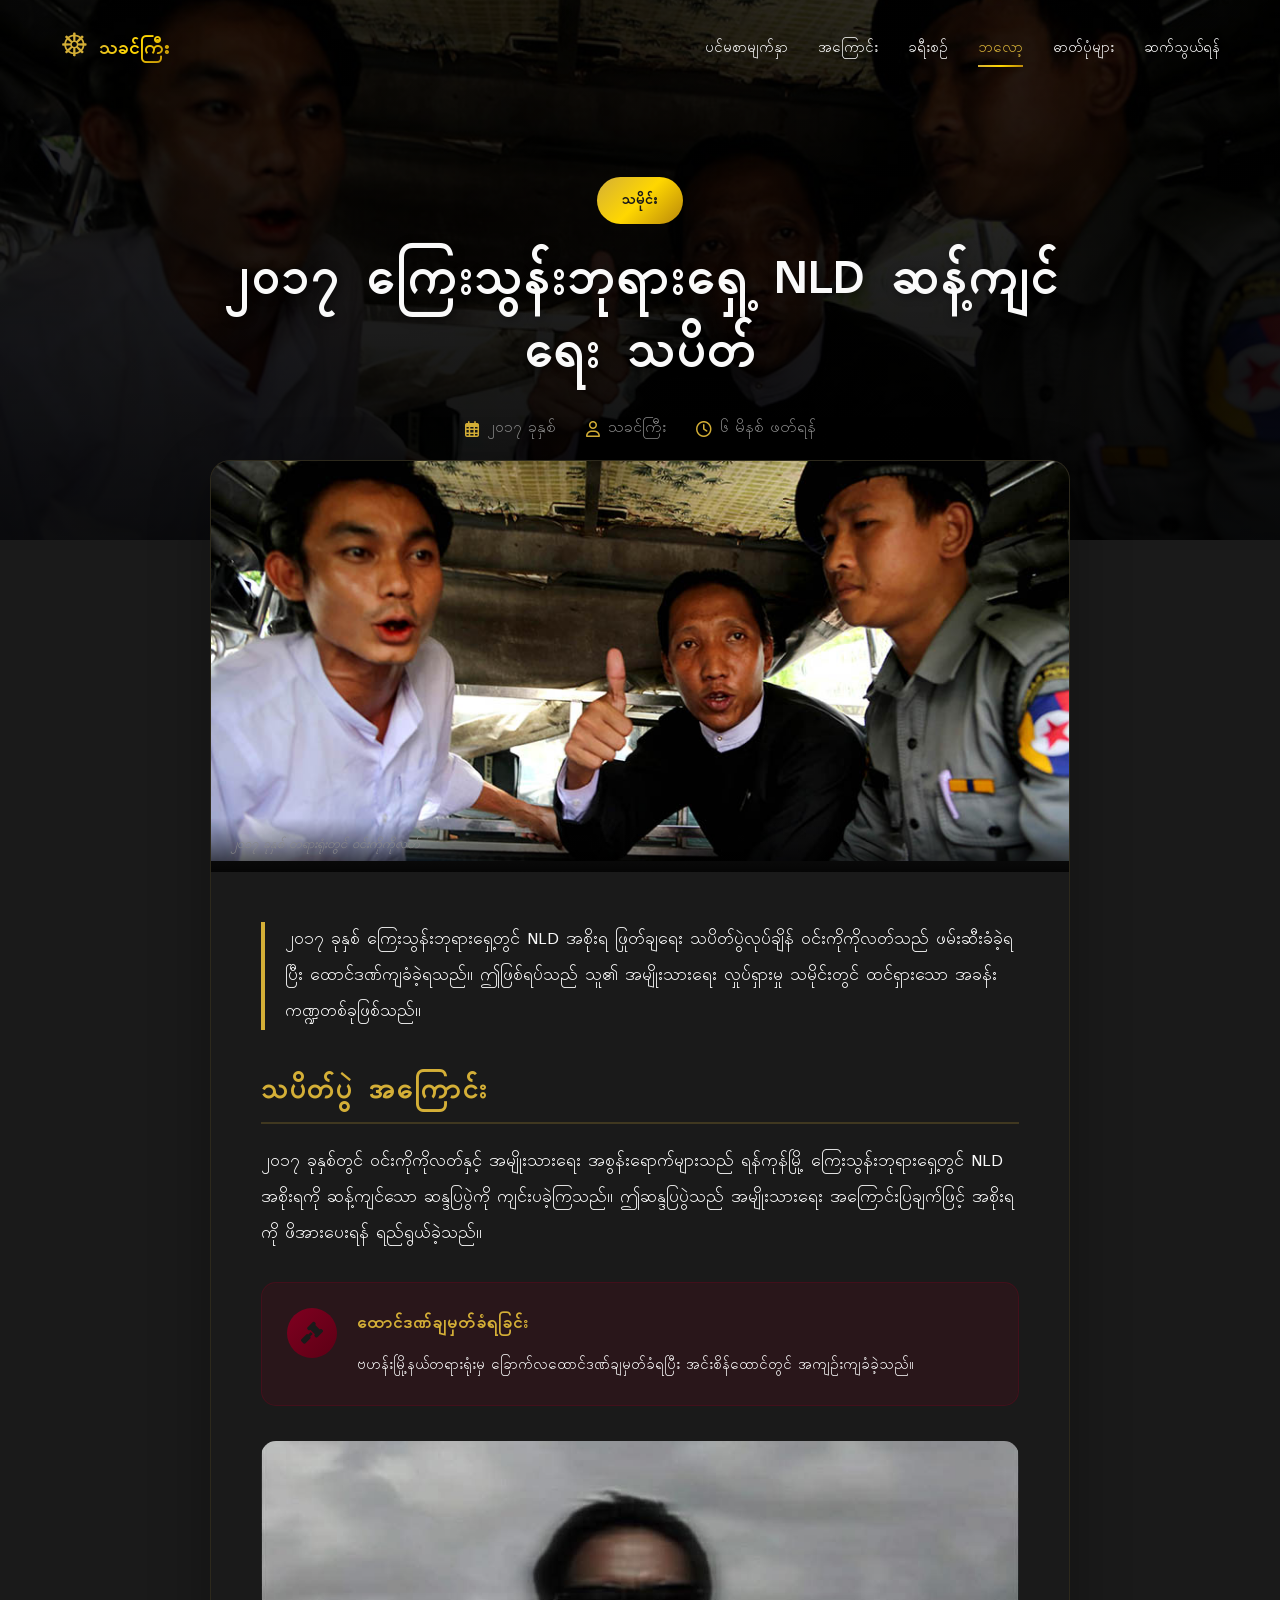
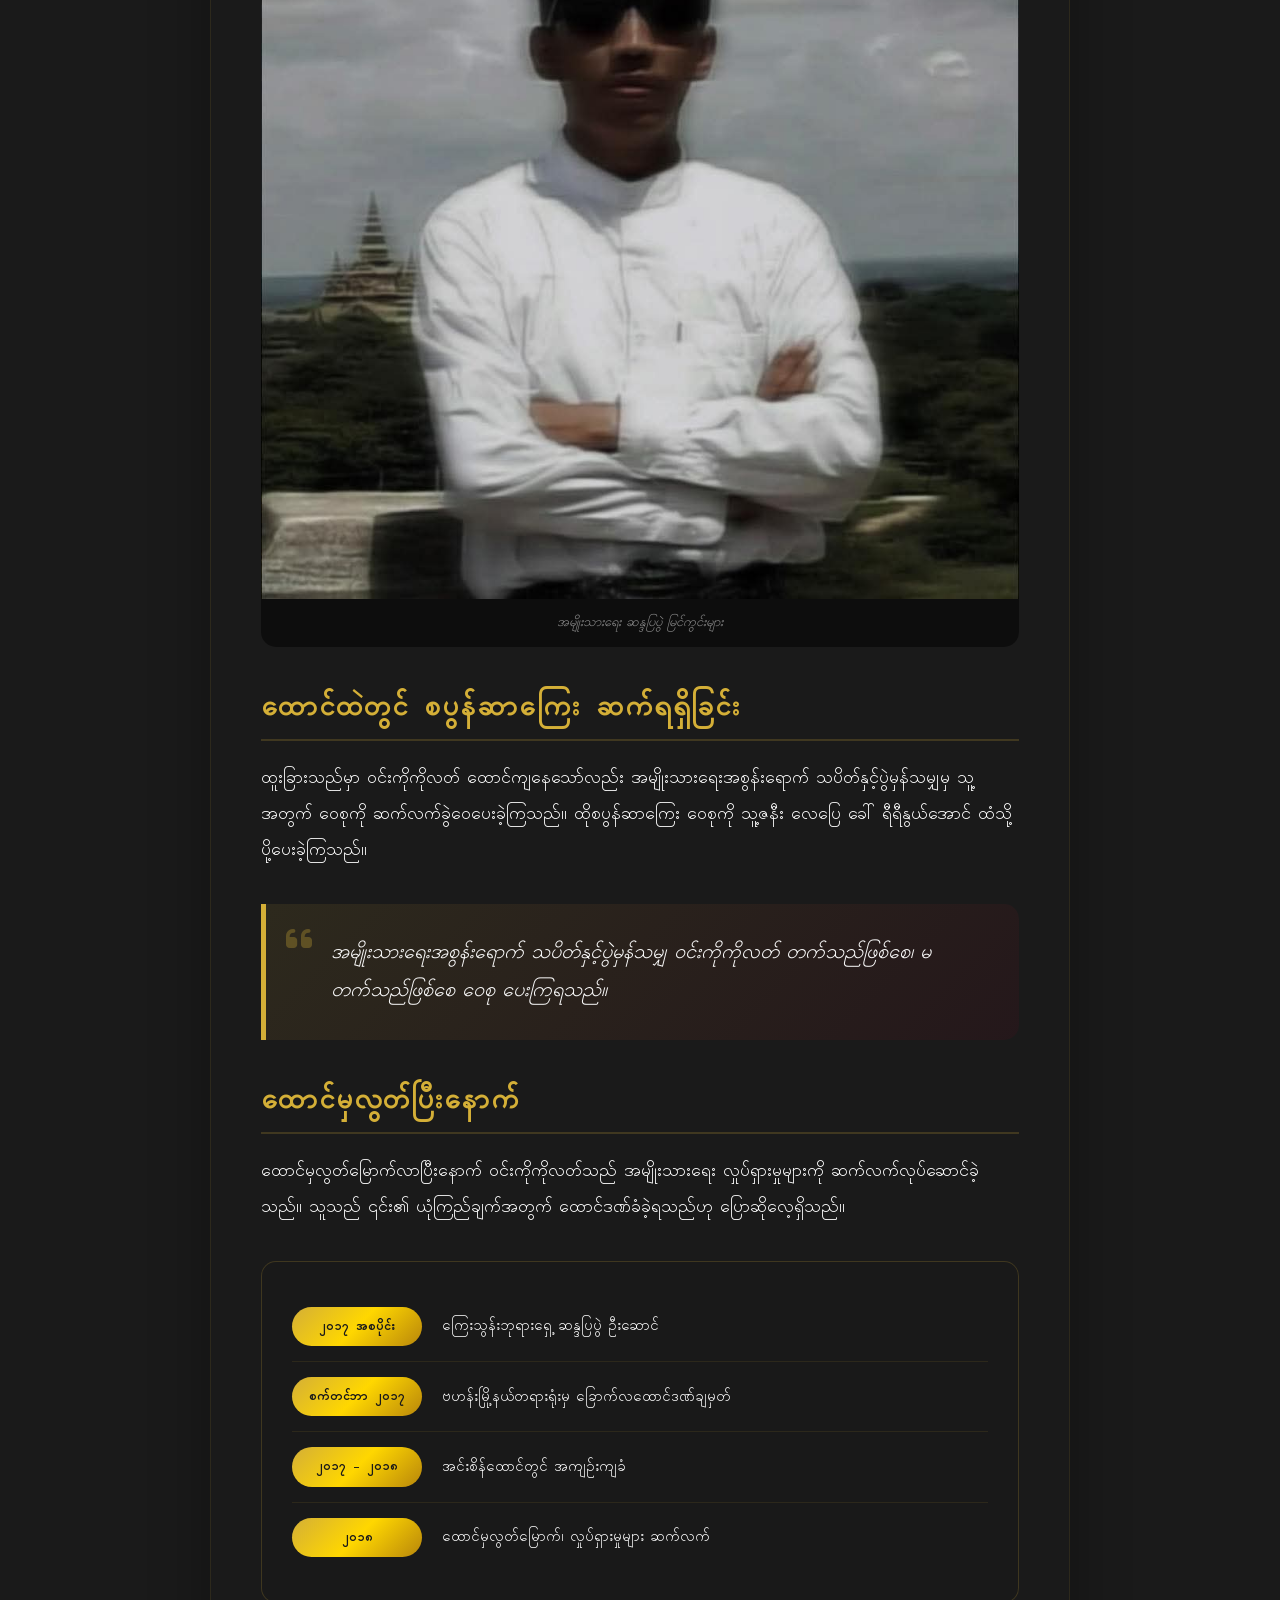
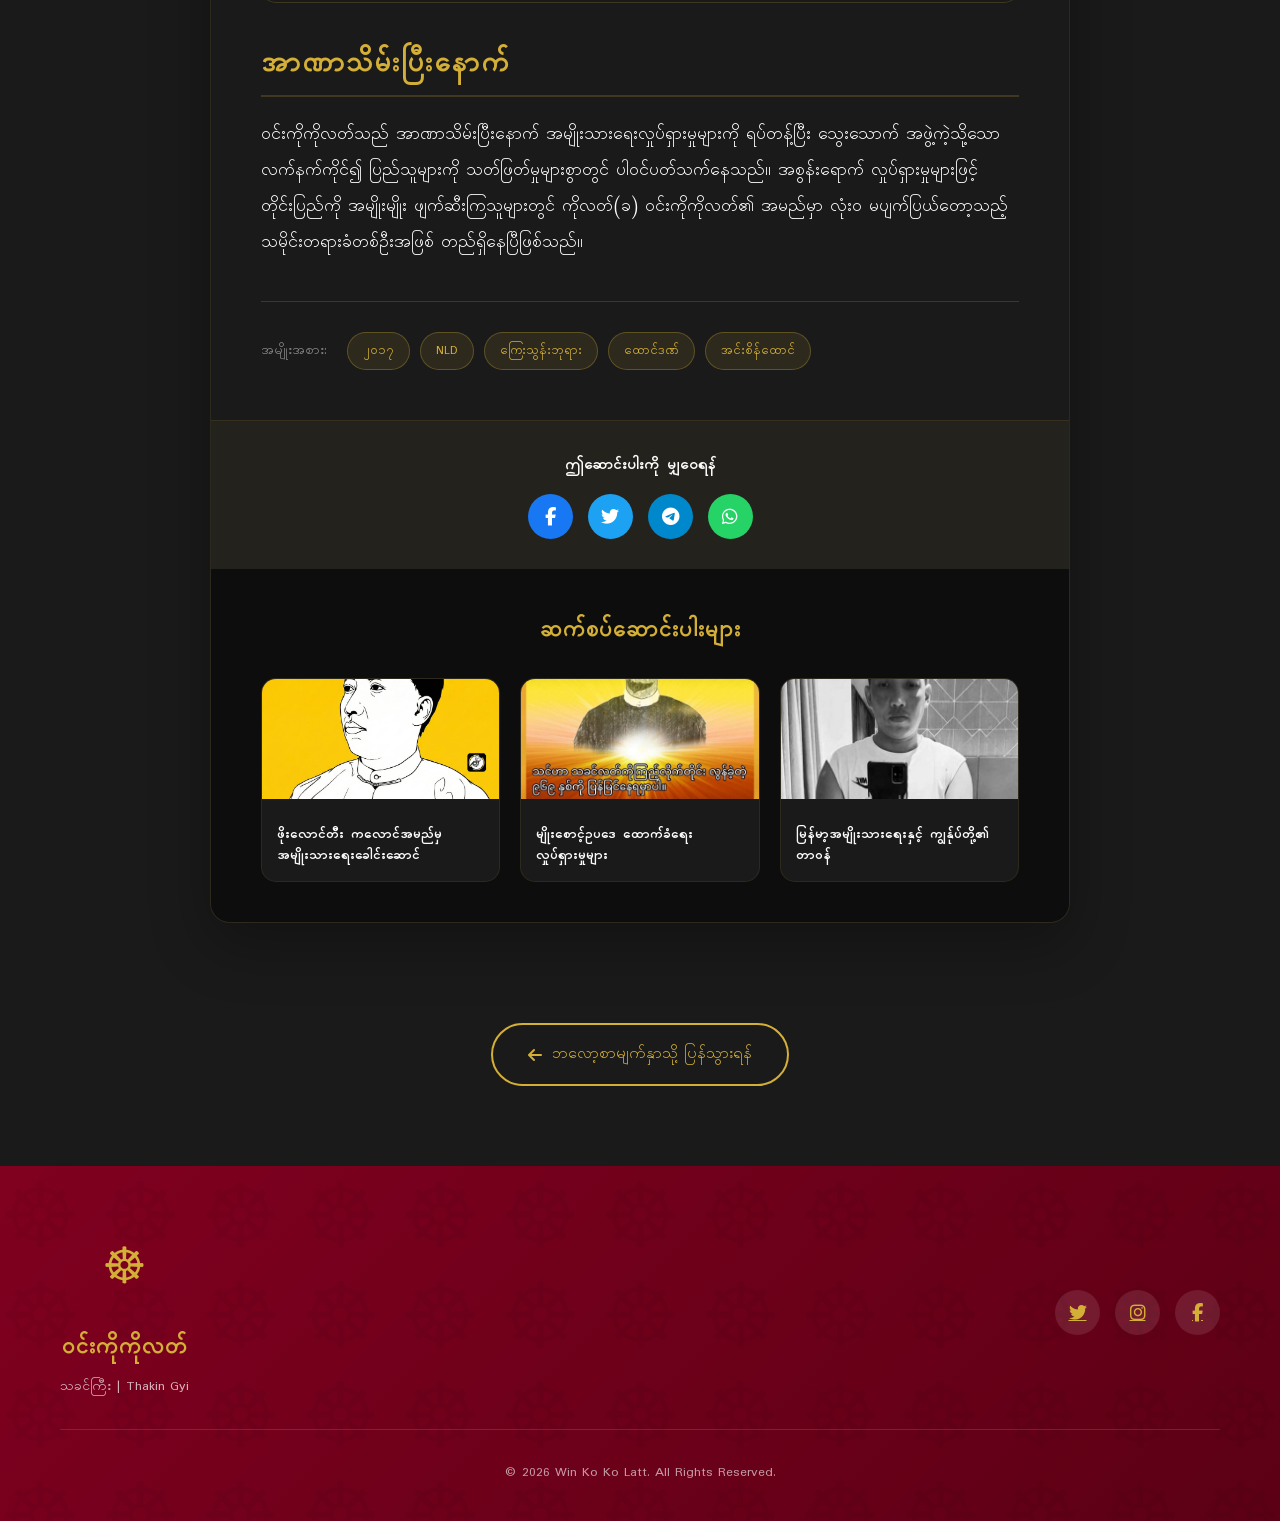
<file: blog/2017-nld-protest.html>
<!DOCTYPE html>
<html lang="my">
<head>
    <meta charset="UTF-8">
    <meta name="viewport" content="width=device-width, initial-scale=1.0">
    <title>၂၀၁၇ ကြေးသွန်းဘုရားရှေ့ NLD ဆန့်ကျင်ရေး သပိတ် | Win Ko Ko Latt</title>
    <meta name="description" content="၂၀၁၇ ခုနှစ် ကြေးသွန်းဘုရားရှေ့တွင် NLD အစိုးရ ဖြုတ်ချရေး သပိတ်ပွဲ နှင့် ဝင်းကိုကိုလတ် ထောင်ကျခြင်း">
    
    <!-- Open Graph / Facebook / Messenger -->
    <meta property="og:type" content="article">
    <meta property="og:title" content="၂၀၁၇ ကြေးသွန်းဘုရားရှေ့ NLD ဆန့်ကျင်ရေး သပိတ်">
    <meta property="og:description" content="၂၀၁၇ ခုနှစ် NLD အစိုးရ ဖြုတ်ချရေး သပိတ်နှင့် ဝင်းကိုကိုလတ် ထောင်ကျခြင်း">
    <meta property="og:image" content="https://winkokolatt.me/images/01_win_ko_ko_latt_court_2017.jpg">
    <meta property="og:image:secure_url" content="https://winkokolatt.me/images/01_win_ko_ko_latt_court_2017.jpg">
    <meta property="og:image:type" content="image/jpeg">
    <meta property="og:image:width" content="1200">
    <meta property="og:image:height" content="630">
    <meta property="og:url" content="https://winkokolatt.me/blog/2017-nld-protest.html">
    <meta property="og:site_name" content="Win Ko Ko Latt Official Website">
    <meta itemprop="image" content="https://winkokolatt.me/images/01_win_ko_ko_latt_court_2017.jpg">
    
    <link href="https://fonts.googleapis.com/css2?family=Cinzel:wght@400;600;700&family=Padauk:wght@400;700&display=swap" rel="stylesheet">
    <link rel="stylesheet" href="https://cdnjs.cloudflare.com/ajax/libs/font-awesome/6.5.1/css/all.min.css">
    <link rel="stylesheet" href="../css/style.css">
    <link rel="stylesheet" href="../css/blog-post.css">
    <link rel="icon" type="image/jpeg" href="../images/webprofilepicture-optimized.jpg">
</head>
<body>
    <!-- Navigation -->
    <nav class="navbar scrolled" id="navbar">
        <div class="nav-container">
            <a href="../index.html" class="nav-logo">
                <span class="logo-icon">☸</span>
                <span class="logo-text">သခင်ကြီး</span>
            </a>
            <div class="nav-menu" id="nav-menu">
                <a href="../index.html#home" class="nav-link">ပင်မစာမျက်နှာ</a>
                <a href="../index.html#about" class="nav-link">အကြောင်း</a>
                <a href="../index.html#journey" class="nav-link">ခရီးစဉ်</a>
                <a href="../index.html#blog" class="nav-link active">ဘလော့</a>
                <a href="../index.html#gallery" class="nav-link">ဓာတ်ပုံများ</a>
                <a href="../index.html#contact" class="nav-link">ဆက်သွယ်ရန်</a>
            </div>
            <div class="nav-toggle" id="nav-toggle">
                <span></span>
                <span></span>
                <span></span>
            </div>
        </div>
    </nav>

    <!-- Blog Post Hero -->
    <section class="blog-post-hero" style="background-image: linear-gradient(rgba(0,0,0,0.7), rgba(0,0,0,0.8)), url('../images/01_win_ko_ko_latt_court_2017.jpg');">
        <div class="blog-post-hero-overlay"></div>
        <div class="blog-post-hero-content">
            <div class="blog-post-category">သမိုင်း</div>
            <h1 class="blog-post-title">၂၀၁၇ ကြေးသွန်းဘုရားရှေ့ NLD ဆန့်ကျင်ရေး သပိတ်</h1>
            <div class="blog-post-meta">
                <span><i class="far fa-calendar-alt"></i> ၂၀၁၇ ခုနှစ်</span>
                <span><i class="far fa-user"></i> သခင်ကြီး</span>
                <span><i class="far fa-clock"></i> ၆ မိနစ် ဖတ်ရန်</span>
            </div>
        </div>
    </section>

    <!-- Blog Post Content -->
    <article class="blog-post-container">
        <div class="blog-post-content">
            <div class="blog-post-featured-image">
                <img src="../images/01_win_ko_ko_latt_court_2017.jpg" alt="၂၀၁၇ တရားရုံး">
                <p class="image-caption">၂၀၁၇ ခုနှစ် တရားရုံးတွင် ဝင်းကိုကိုလတ်</p>
            </div>

            <div class="article-body">
                <p class="lead-paragraph">
                    ၂၀၁၇ ခုနှစ် ကြေးသွန်းဘုရားရှေ့တွင် NLD အစိုးရ ဖြုတ်ချရေး သပိတ်ပွဲလုပ်ချိန် ဝင်းကိုကိုလတ်သည် ဖမ်းဆီးခံခဲ့ရပြီး ထောင်ဒဏ်ကျခံခဲ့ရသည်။ ဤဖြစ်ရပ်သည် သူ၏ အမျိုးသားရေး လှုပ်ရှားမှု သမိုင်းတွင် ထင်ရှားသော အခန်းကဏ္ဍတစ်ခုဖြစ်သည်။
                </p>

                <h2>သပိတ်ပွဲ အကြောင်း</h2>
                
                <p>
                    ၂၀၁၇ ခုနှစ်တွင် ဝင်းကိုကိုလတ်နှင့် အမျိုးသားရေး အစွန်းရောက်များသည် ရန်ကုန်မြို့ ကြေးသွန်းဘုရားရှေ့တွင် NLD အစိုးရကို ဆန့်ကျင်သော ဆန္ဒပြပွဲကို ကျင်းပခဲ့ကြသည်။ ဤဆန္ဒပြပွဲသည် အမျိုးသားရေး အကြောင်းပြချက်ဖြင့် အစိုးရကို ဖိအားပေးရန် ရည်ရွယ်ခဲ့သည်။
                </p>

                <div class="highlight-box">
                    <div class="highlight-icon"><i class="fas fa-gavel"></i></div>
                    <div class="highlight-content">
                        <h4>ထောင်ဒဏ်ချမှတ်ခံရခြင်း</h4>
                        <p>ဗဟန်းမြို့နယ်တရားရုံးမှ ခြောက်လထောင်ဒဏ်ချမှတ်ခံရပြီး အင်းစိန်ထောင်တွင် အကျဉ်းကျခံခဲ့သည်။</p>
                    </div>
                </div>

                <figure class="article-image">
                    <img src="../images/FB_IMG_1769003473226.jpg" alt="ဆန္ဒပြပွဲ">
                    <figcaption>အမျိုးသားရေး ဆန္ဒပြပွဲ မြင်ကွင်းများ</figcaption>
                </figure>

                <h2>ထောင်ထဲတွင် စပွန်ဆာကြေး ဆက်ရရှိခြင်း</h2>

                <p>
                    ထူးခြားသည်မှာ ဝင်းကိုကိုလတ် ထောင်ကျနေသော်လည်း အမျိုးသားရေးအစွန်းရောက် သပိတ်နှင့်ပွဲမှန်သမျှမှ သူ့အတွက် ဝေစုကို ဆက်လက်ခွဲဝေပေးခဲ့ကြသည်။ ထိုစပွန်ဆာကြေး ဝေစုကို သူ့ဇနီး လေပြေ ခေါ် ရီရီနွယ်အောင် ထံသို့ ပို့ပေးခဲ့ကြသည်။
                </p>

                <div class="quote-block">
                    <i class="fas fa-quote-left"></i>
                    <blockquote>
                        အမျိုးသားရေးအစွန်းရောက် သပိတ်နှင့်ပွဲမှန်သမျှ ဝင်းကိုကိုလတ် တက်သည်ဖြစ်စေ၊ မတက်သည်ဖြစ်စေ ဝေစု ပေးကြရသည်။
                    </blockquote>
                </div>

                <h2>ထောင်မှလွတ်ပြီးနောက်</h2>

                <p>
                    ထောင်မှလွတ်မြောက်လာပြီးနောက် ဝင်းကိုကိုလတ်သည် အမျိုးသားရေး လှုပ်ရှားမှုများကို ဆက်လက်လုပ်ဆောင်ခဲ့သည်။ သူသည် ၎င်း၏ ယုံကြည်ချက်အတွက် ထောင်ဒဏ်ခံခဲ့ရသည်ဟု ပြောဆိုလေ့ရှိသည်။
                </p>

                <div class="timeline-mini">
                    <div class="timeline-mini-item">
                        <span class="timeline-mini-date">၂၀၁၇ အစပိုင်း</span>
                        <p>ကြေးသွန်းဘုရားရှေ့ ဆန္ဒပြပွဲ ဦးဆောင်</p>
                    </div>
                    <div class="timeline-mini-item">
                        <span class="timeline-mini-date">စက်တင်ဘာ ၂၀၁၇</span>
                        <p>ဗဟန်းမြို့နယ်တရားရုံးမှ ခြောက်လထောင်ဒဏ်ချမှတ်</p>
                    </div>
                    <div class="timeline-mini-item">
                        <span class="timeline-mini-date">၂၀၁၇ - ၂၀၁၈</span>
                        <p>အင်းစိန်ထောင်တွင် အကျဉ်းကျခံ</p>
                    </div>
                    <div class="timeline-mini-item">
                        <span class="timeline-mini-date">၂၀၁၈</span>
                        <p>ထောင်မှလွတ်မြောက်၊ လှုပ်ရှားမှုများ ဆက်လက်</p>
                    </div>
                </div>

                <h2>အာဏာသိမ်းပြီးနောက်</h2>

                <p>
                    ဝင်းကိုကိုလတ်သည် အာဏာသိမ်းပြီးနောက် အမျိုးသားရေးလှုပ်ရှားမှုများကို ရပ်တန့်ပြီး သွေးသောက် အဖွဲ့ကဲ့သို့သော လက်နက်ကိုင်၍ ပြည်သူများကို သတ်ဖြတ်မှုများစွာတွင် ပါဝင်ပတ်သက်နေသည်။ အစွန်းရောက် လှုပ်ရှားမှုများဖြင့် တိုင်းပြည်ကို အမျိုးမျိုး ဖျက်ဆီးကြသူများတွင် ကိုလတ်(ခ) ဝင်းကိုကိုလတ်၏ အမည်မှာ လုံး၀ မပျက်ပြယ်တော့သည့် သမိုင်းတရားခံတစ်ဦးအဖြစ် တည်ရှိနေပြီဖြစ်သည်။
                </p>

                <!-- Tags -->
                <div class="article-tags">
                    <span class="tag-label">အမျိုးအစား:</span>
                    <a href="#" class="article-tag">၂၀၁၇</a>
                    <a href="#" class="article-tag">NLD</a>
                    <a href="#" class="article-tag">ကြေးသွန်းဘုရား</a>
                    <a href="#" class="article-tag">ထောင်ဒဏ်</a>
                    <a href="#" class="article-tag">အင်းစိန်ထောင်</a>
                </div>
            </div>

            <!-- Share Buttons -->
            <div class="share-section">
                <h4>ဤဆောင်းပါးကို မျှဝေရန်</h4>
                <div class="share-buttons">
                    <a href="#" class="share-btn facebook"><i class="fab fa-facebook-f"></i></a>
                    <a href="#" class="share-btn twitter"><i class="fab fa-twitter"></i></a>
                    <a href="#" class="share-btn telegram"><i class="fab fa-telegram-plane"></i></a>
                    <a href="#" class="share-btn whatsapp"><i class="fab fa-whatsapp"></i></a>
                </div>
            </div>

            <!-- Related Posts -->
            <div class="related-posts">
                <h3>ဆက်စပ်ဆောင်းပါးများ</h3>
                <div class="related-posts-grid">
                    <a href="phoe-laung-tee-to-nationalist.html" class="related-post-card">
                        <img src="../images/webprofilepicture-optimized.jpg" alt="ဖိုးလောင်တီး">
                        <h4>ဖိုးလောင်တီး ကလောင်အမည်မှ အမျိုးသားရေးခေါင်းဆောင်</h4>
                    </a>
                    <a href="myo-saung-law-support.html" class="related-post-card">
                        <img src="../images/IMG_5518.JPG" alt="မျိုးစောင့်ဥပဒေ">
                        <h4>မျိုးစောင့်ဥပဒေ ထောက်ခံရေး လှုပ်ရှားမှုများ</h4>
                    </a>
                    <a href="nationalist-movement.html" class="related-post-card">
                        <img src="../images/FB_IMG_1769003455770.jpg" alt="အမျိုးသားရေး">
                        <h4>မြန်မာ့အမျိုးသားရေးနှင့် ကျွန်ုပ်တို့၏ တာဝန်</h4>
                    </a>
                </div>
            </div>
        </div>
    </article>

    <!-- Back to Blog -->
    <div class="back-to-blog">
        <a href="../index.html#blog" class="btn btn-secondary">
            <i class="fas fa-arrow-left"></i>
            ဘလော့စာမျက်နှာသို့ ပြန်သွားရန်
        </a>
    </div>

    <!-- Footer -->
    <footer class="footer">
        <div class="footer-pattern"></div>
        <div class="container">
            <div class="footer-content">
                <div class="footer-brand">
                    <span class="footer-logo">☸</span>
                    <h3>ဝင်းကိုကိုလတ်</h3>
                    <p>သခင်ကြီး | Thakin Gyi</p>
                </div>
                <div class="footer-social">
                    <a href="https://x.com/Win_Ko_Ko_Latt" target="_blank"><i class="fab fa-twitter"></i></a>
                    <a href="https://www.instagram.com/win_ko_ko_latt/" target="_blank"><i class="fab fa-instagram"></i></a>
                    <a href="https://www.facebook.com/winkokolatt" target="_blank"><i class="fab fa-facebook-f"></i></a>
                </div>
            </div>
            <div class="footer-bottom">
                <p>&copy; 2026 Win Ko Ko Latt. All Rights Reserved.</p>
            </div>
        </div>
    </footer>

    <button class="back-to-top" id="back-to-top"><i class="fas fa-chevron-up"></i></button>
    <script src="../js/script.js"></script>
</body>
</html>
</file>
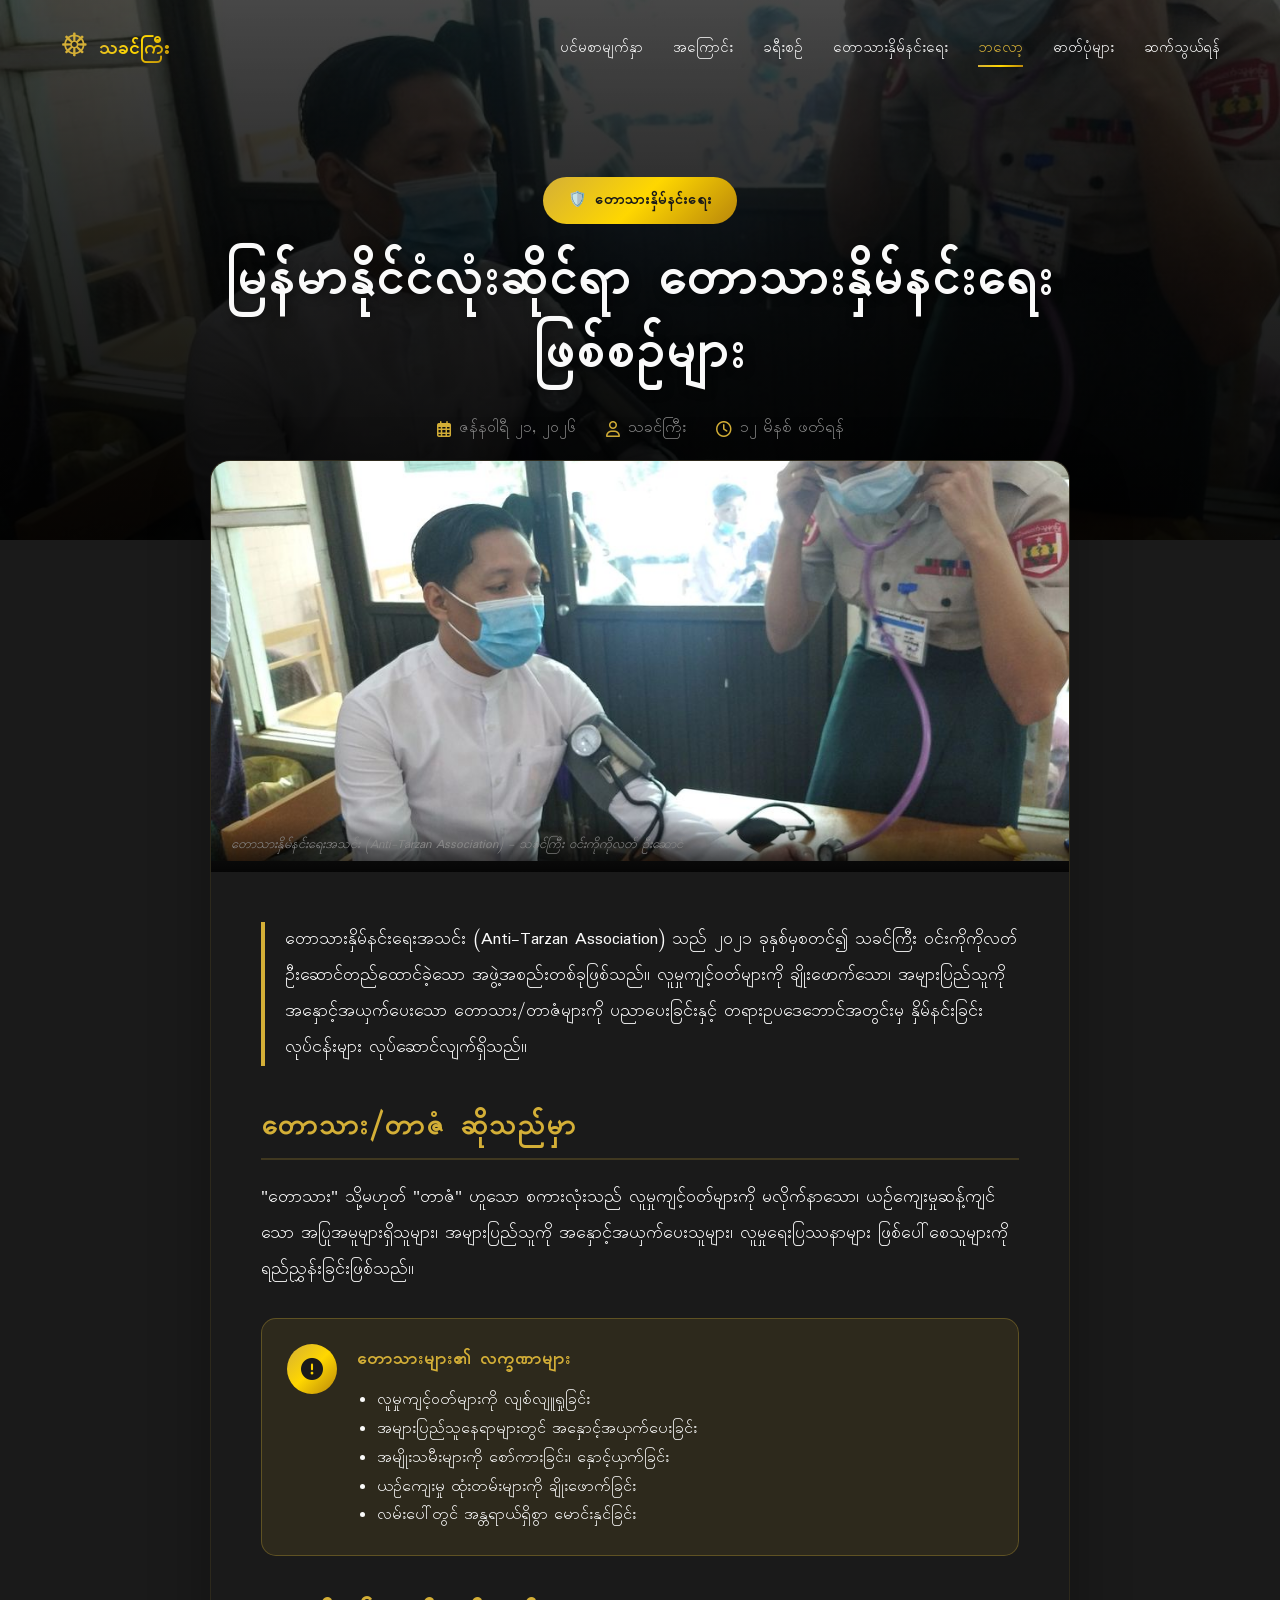
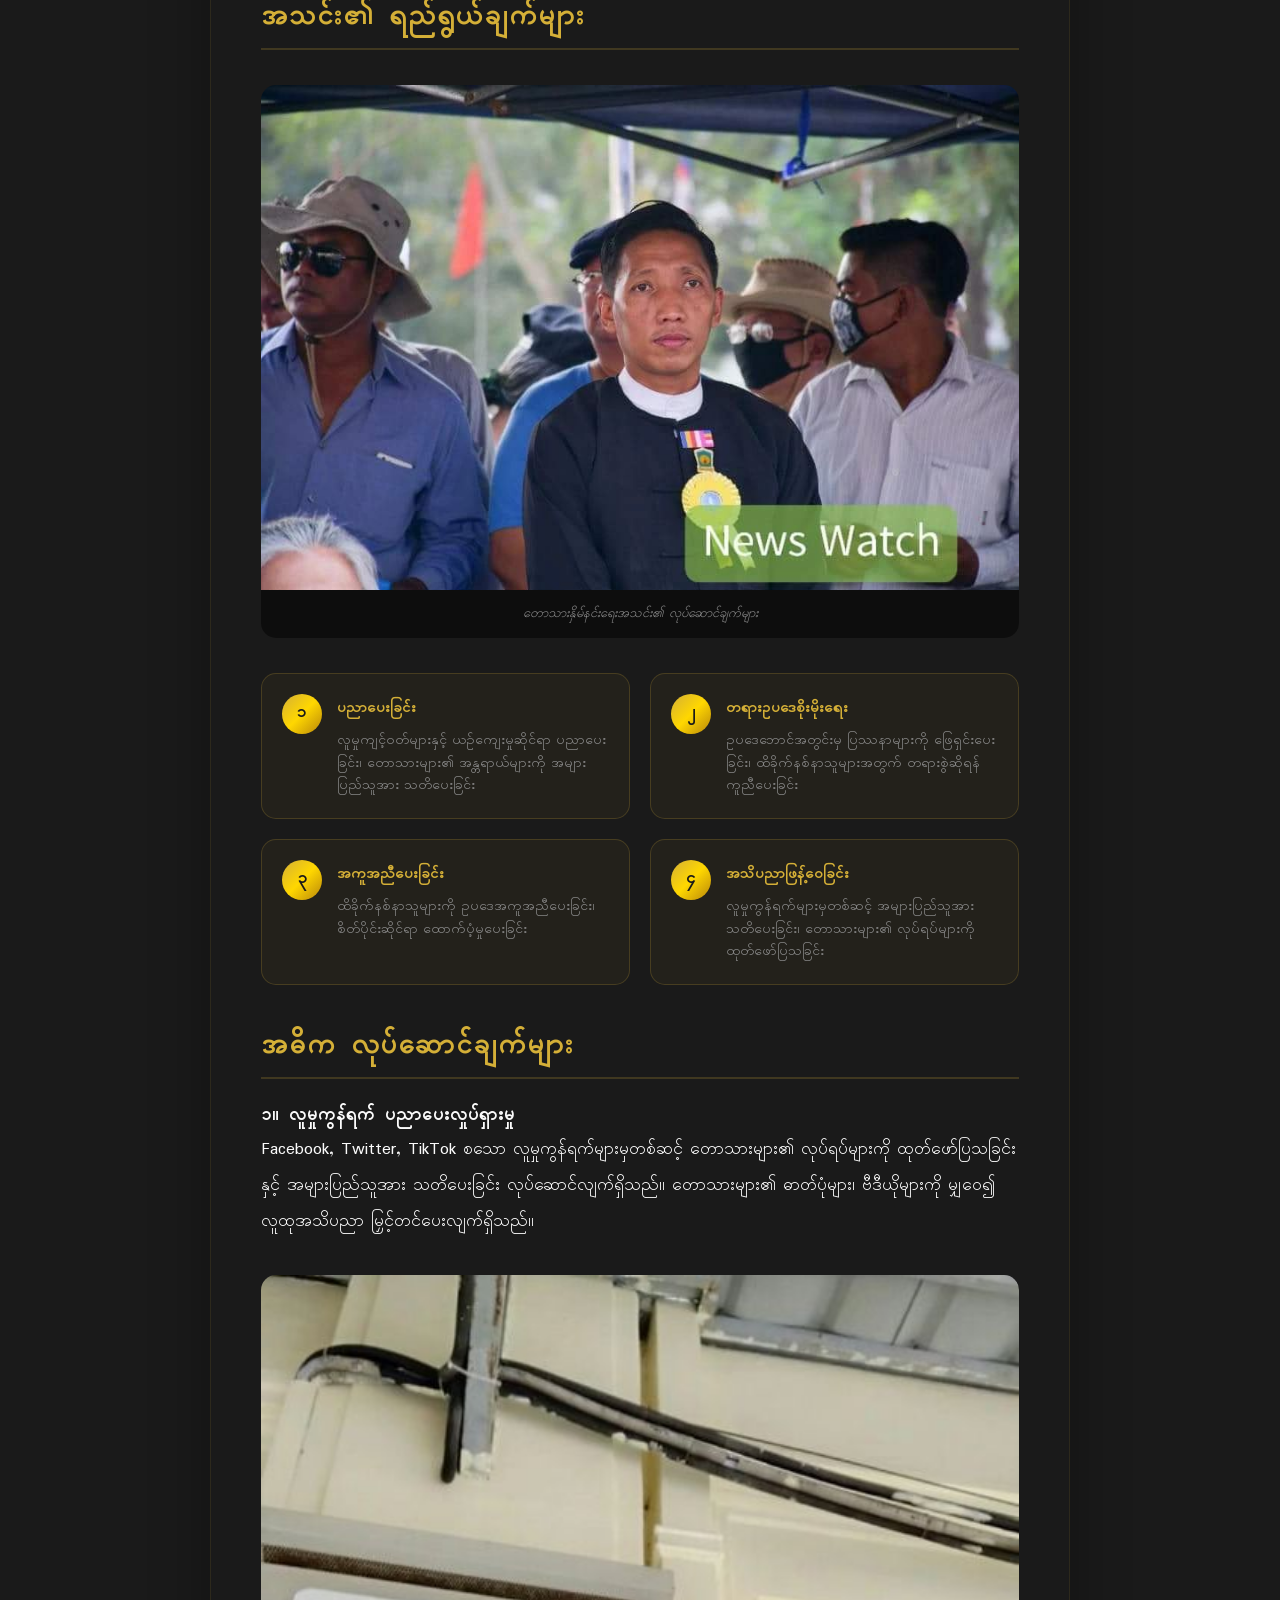
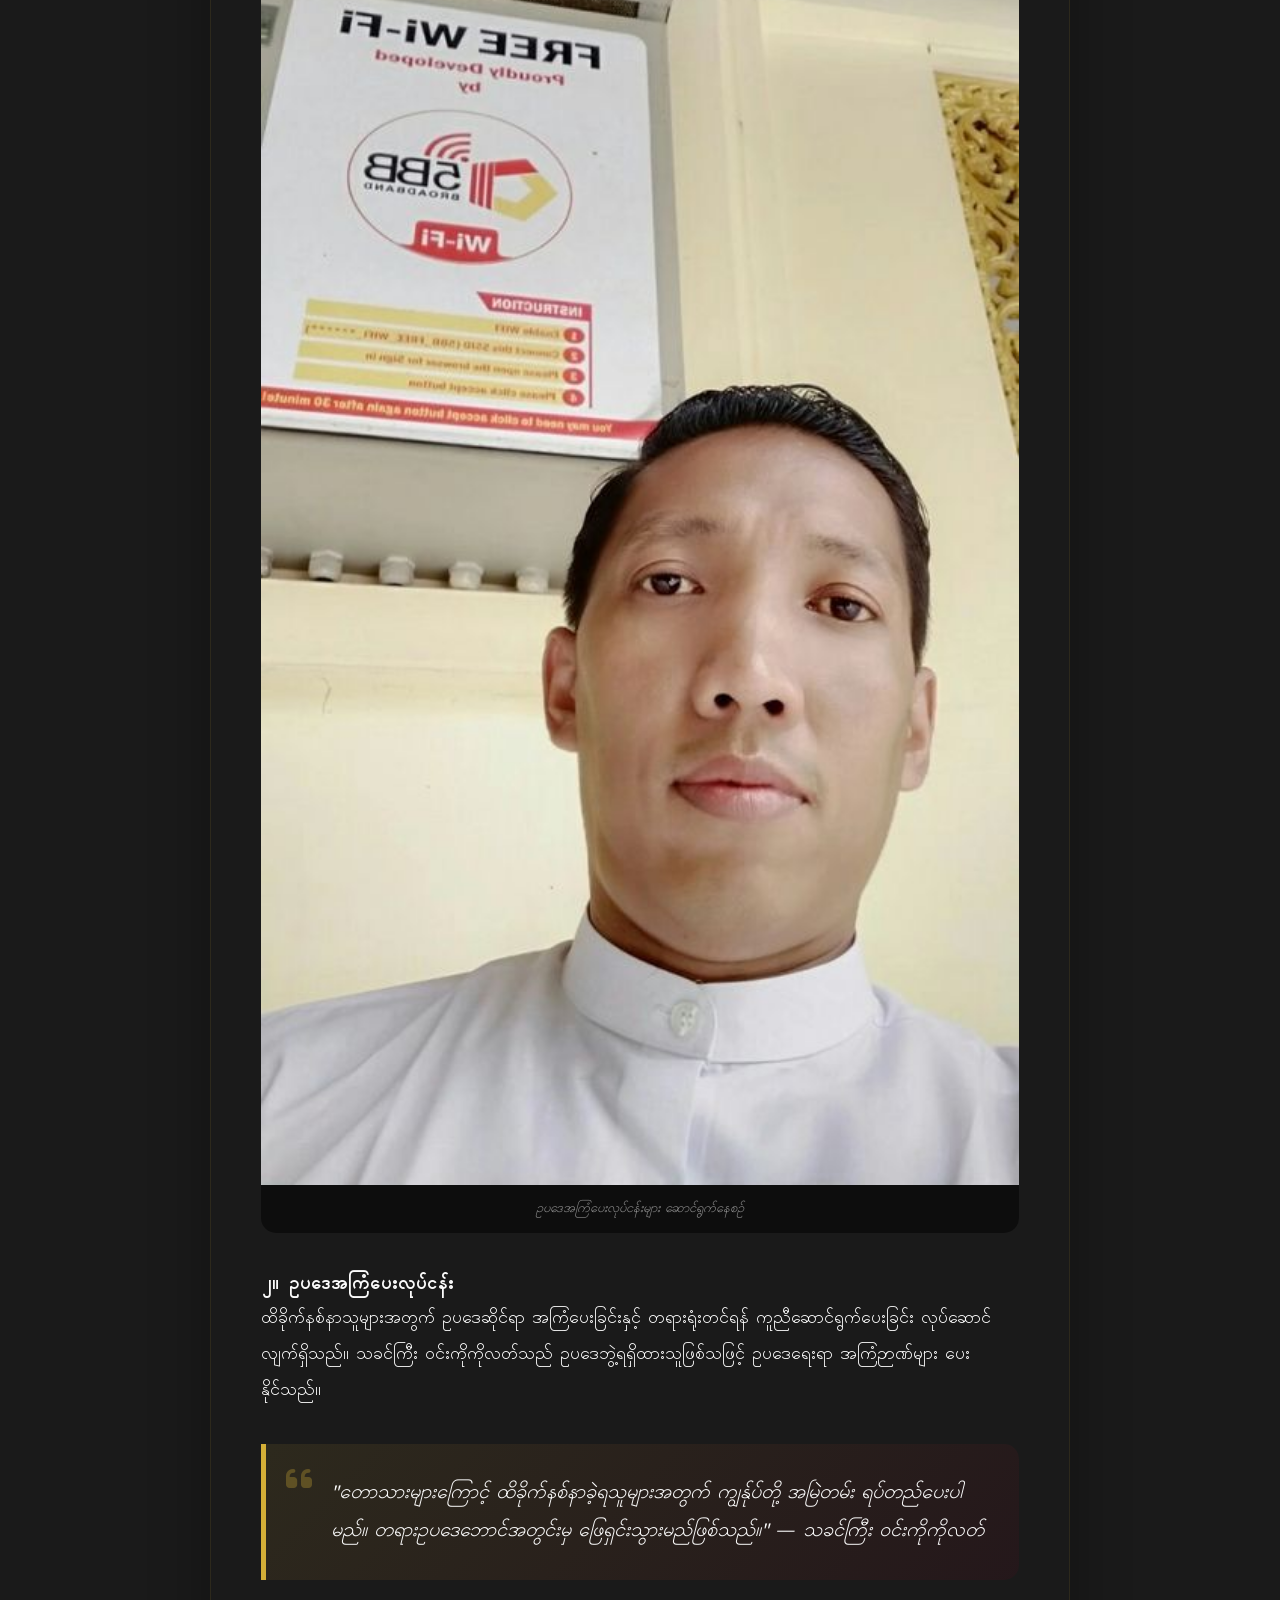
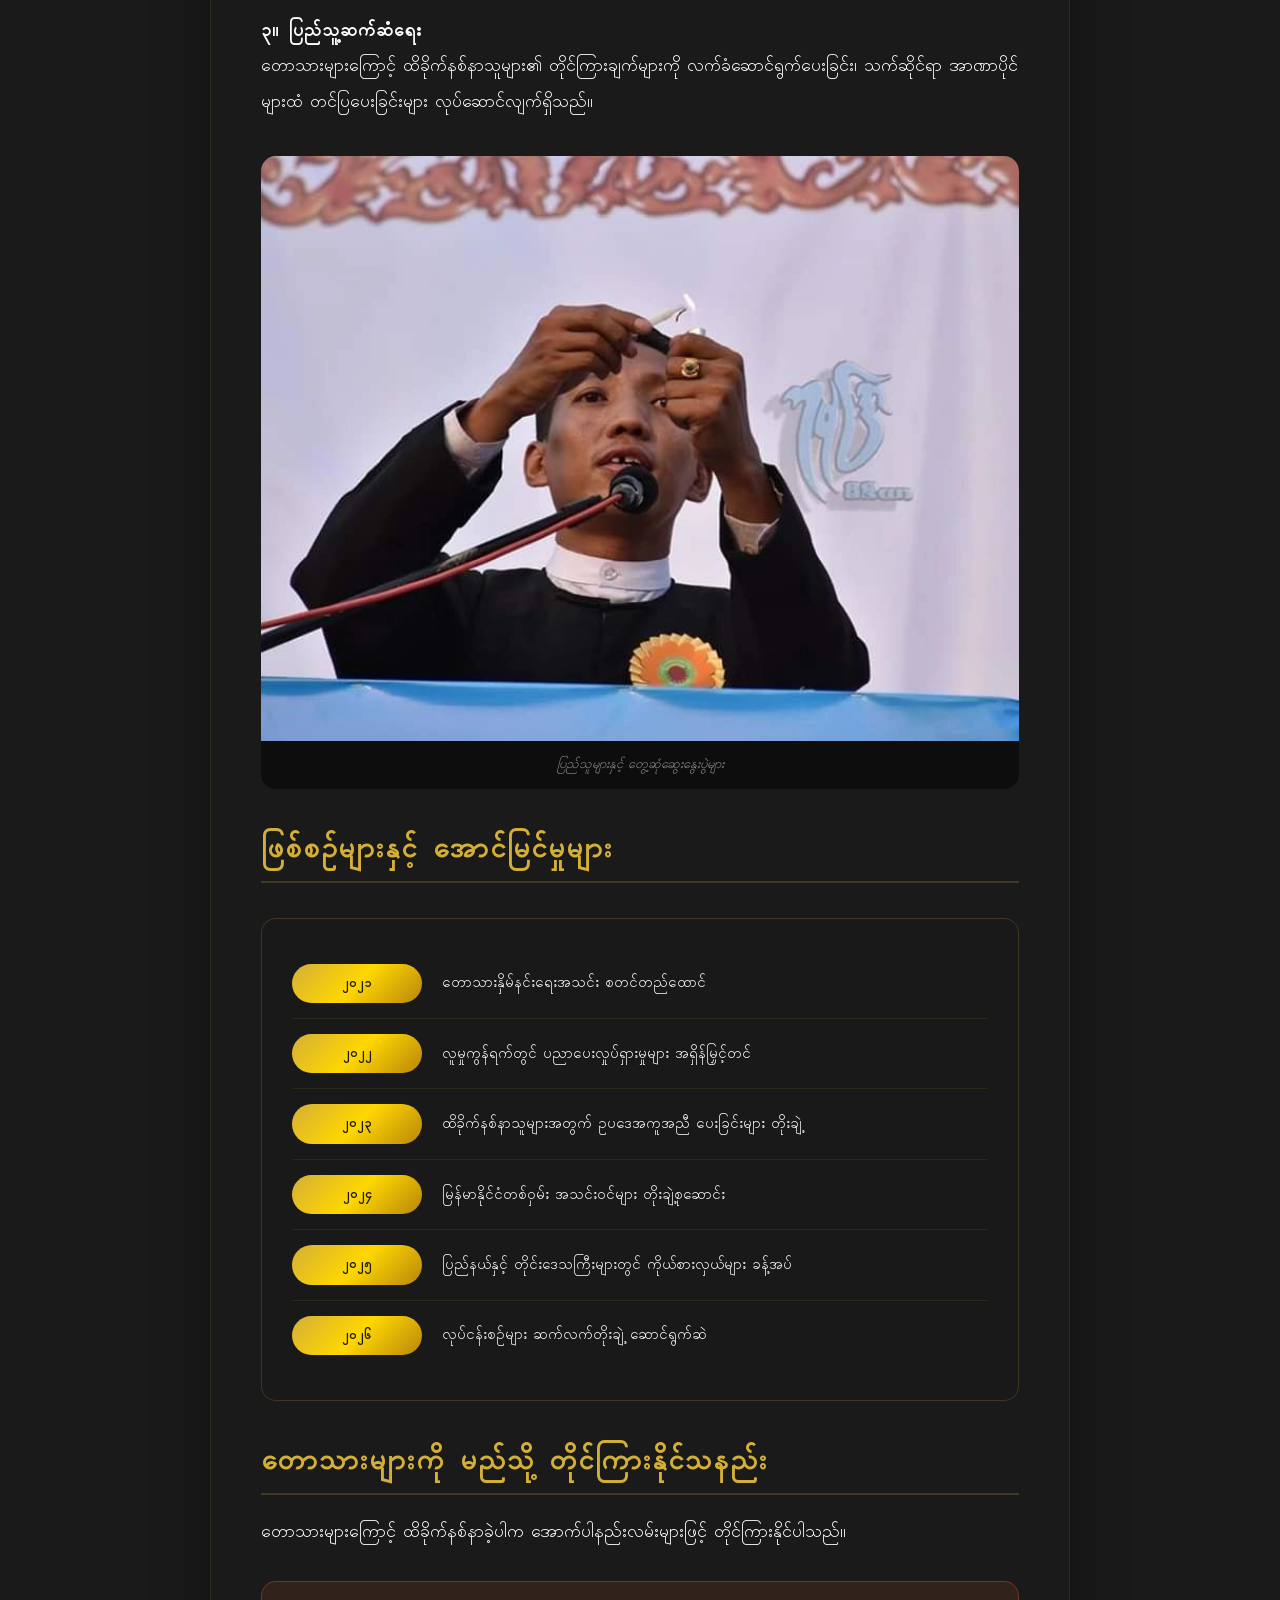
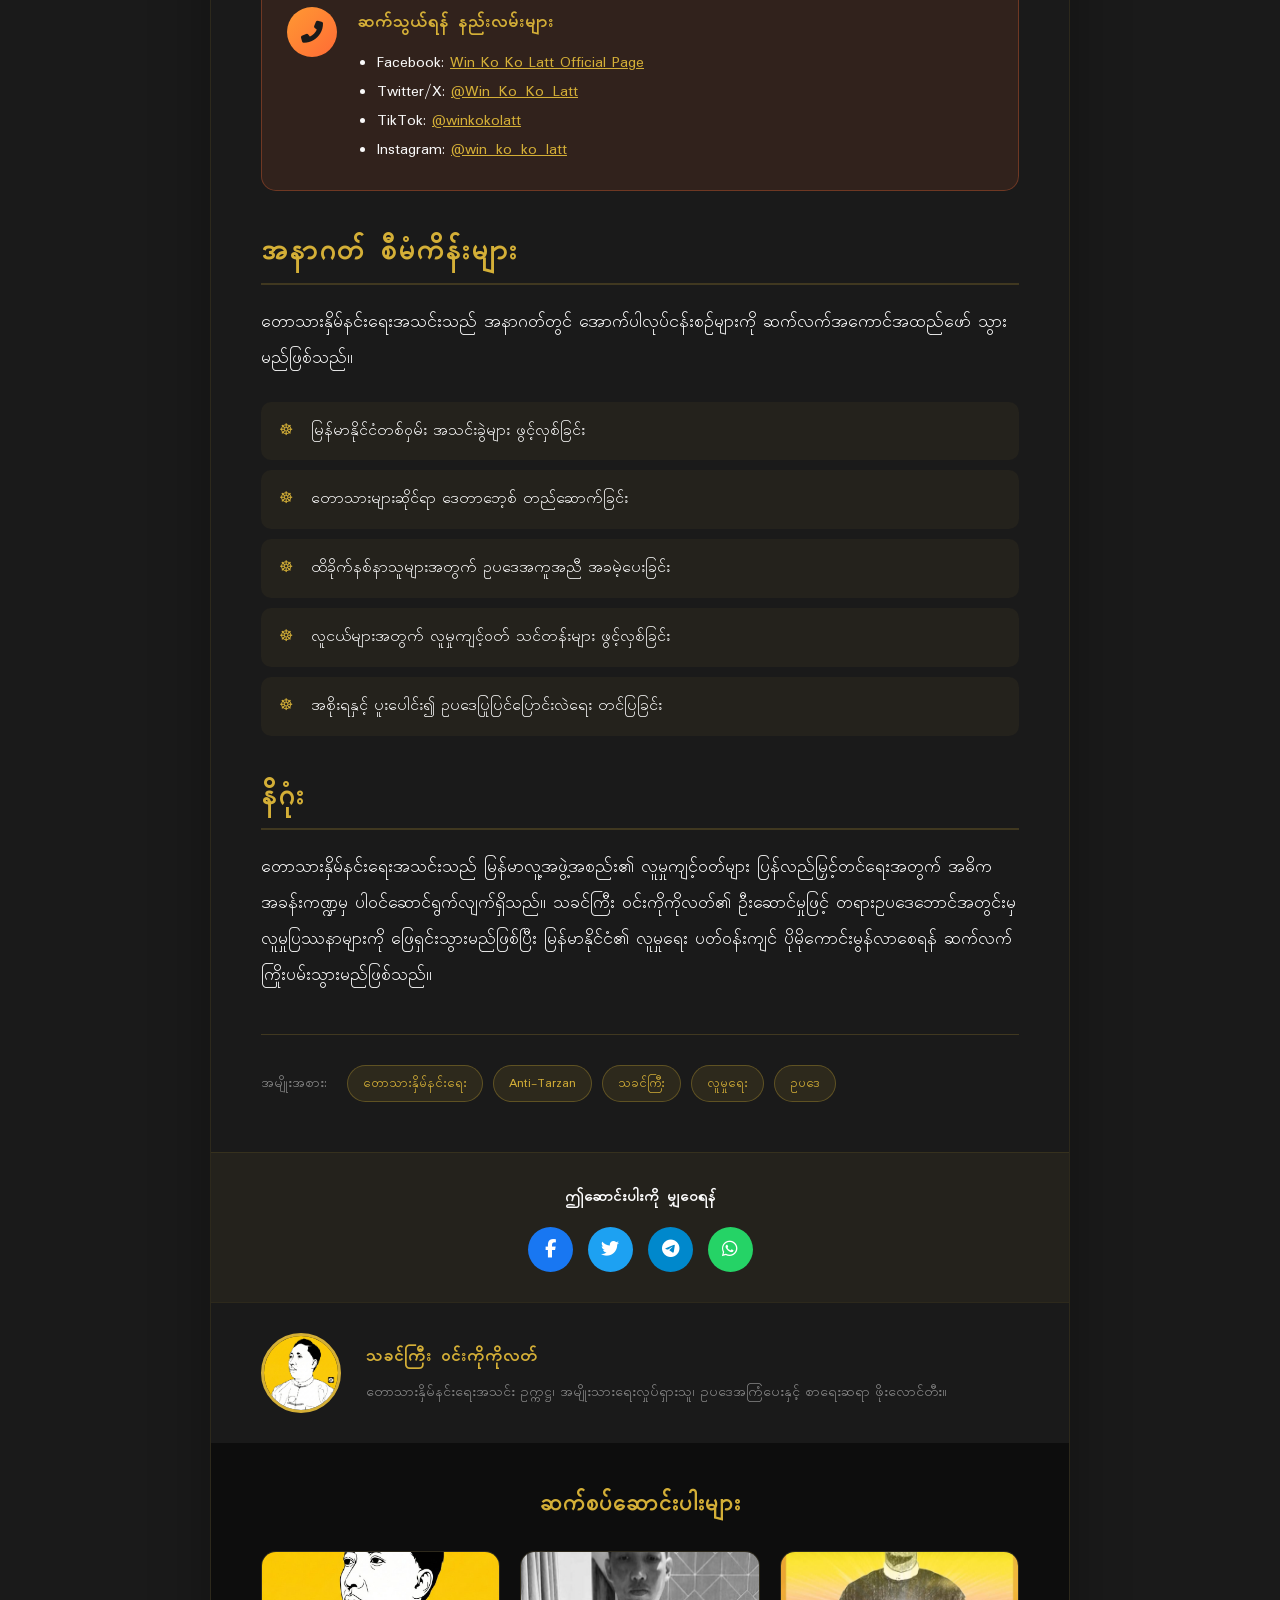
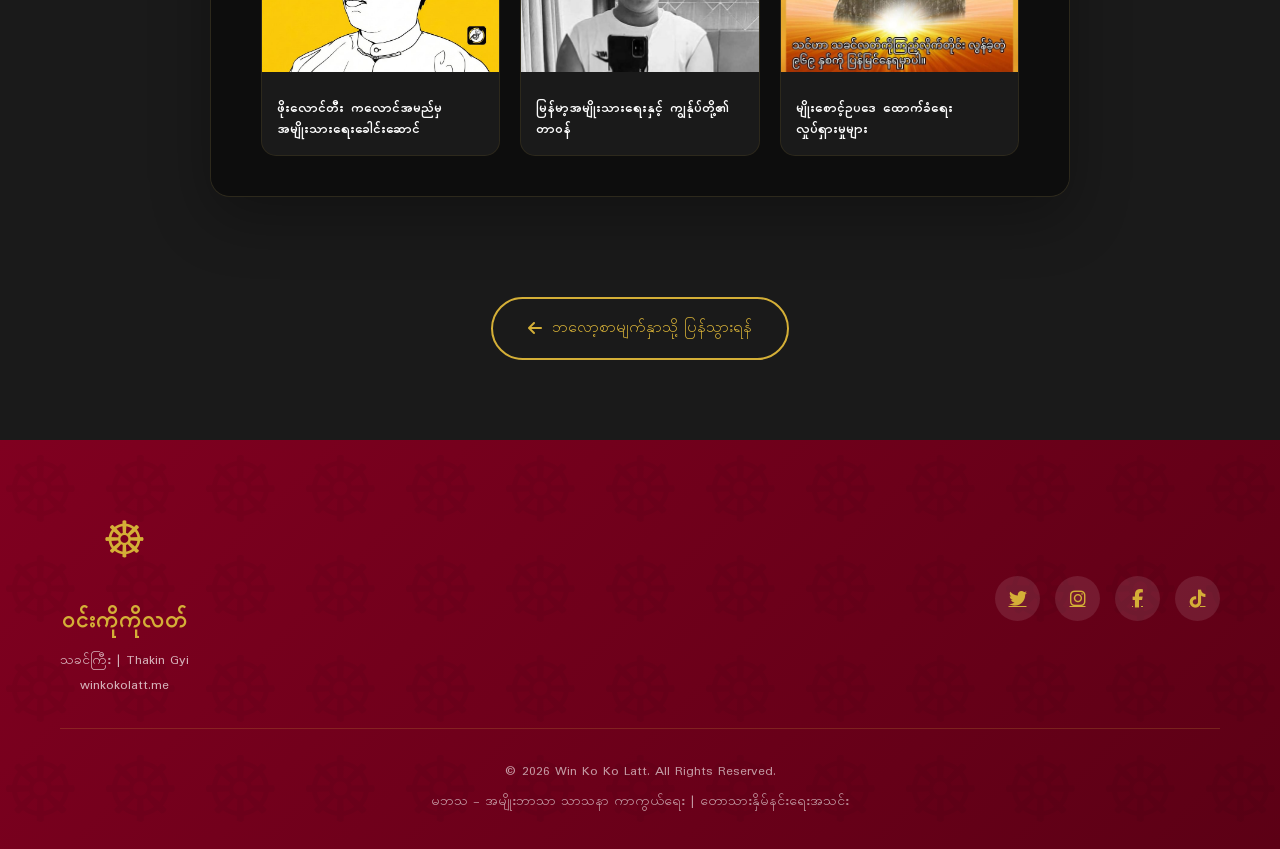
<file: blog/anti-tarzan-activities.html>
<!DOCTYPE html>
<html lang="my">
<head>
    <meta charset="UTF-8">
    <meta name="viewport" content="width=device-width, initial-scale=1.0">
    <title>မြန်မာနိုင်ငံလုံးဆိုင်ရာ တောသားနှိမ်နင်းရေး ဖြစ်စဉ်များ | Win Ko Ko Latt</title>
    <meta name="description" content="တောသားနှိမ်နင်းရေးအသင်း (Anti-Tarzan Association) ၏ လုပ်ဆောင်ချက်များနှင့် ဖြစ်စဉ်များ အသေးစိတ်">
    
    <!-- Open Graph / Facebook / Messenger -->
    <meta property="og:type" content="article">
    <meta property="og:title" content="မြန်မာနိုင်ငံလုံးဆိုင်ရာ တောသားနှိမ်နင်းရေး ဖြစ်စဥ်များ">
    <meta property="og:description" content="တောသားနှိမ်နင်းရေးအသင်း၏ လုပ်ဆောင်ချက်များနှင့် ဖြစ်စဥ်များ">
    <meta property="og:image" content="https://winkokolatt.me/images/IMG_7086.jpg">
    <meta property="og:image:secure_url" content="https://winkokolatt.me/images/IMG_7086.jpg">
    <meta property="og:image:type" content="image/jpeg">
    <meta property="og:image:width" content="1200">
    <meta property="og:image:height" content="630">
    <meta property="og:url" content="https://winkokolatt.me/blog/anti-tarzan-activities.html">
    <meta property="og:site_name" content="Win Ko Ko Latt Official Website">
    <meta itemprop="image" content="https://winkokolatt.me/images/IMG_7086.jpg">
    
    <!-- Fonts & Styles -->
    <link href="https://fonts.googleapis.com/css2?family=Cinzel:wght@400;600;700&family=Padauk:wght@400;700&display=swap" rel="stylesheet">
    <link rel="stylesheet" href="https://cdnjs.cloudflare.com/ajax/libs/font-awesome/6.5.1/css/all.min.css">
    <link rel="stylesheet" href="../css/style.css">
    <link rel="stylesheet" href="../css/blog-post.css">
    
    <!-- Favicon -->
    <link rel="icon" type="image/jpeg" href="../images/webprofilepicture-optimized.jpg">
</head>
<body>
    <!-- Navigation -->
    <nav class="navbar scrolled" id="navbar">
        <div class="nav-container">
            <a href="../index.html" class="nav-logo">
                <span class="logo-icon">☸</span>
                <span class="logo-text">သခင်ကြီး</span>
            </a>
            <div class="nav-menu" id="nav-menu">
                <a href="../index.html#home" class="nav-link">ပင်မစာမျက်နှာ</a>
                <a href="../index.html#about" class="nav-link">အကြောင်း</a>
                <a href="../index.html#journey" class="nav-link">ခရီးစဉ်</a>
                <a href="../index.html#antitarzan" class="nav-link">တောသားနှိမ်နင်းရေး</a>
                <a href="../index.html#blog" class="nav-link active">ဘလော့</a>
                <a href="../index.html#gallery" class="nav-link">ဓာတ်ပုံများ</a>
                <a href="../index.html#contact" class="nav-link">ဆက်သွယ်ရန်</a>
            </div>
            <div class="nav-toggle" id="nav-toggle">
                <span></span>
                <span></span>
                <span></span>
            </div>
        </div>
    </nav>

    <!-- Blog Post Hero -->
    <section class="blog-post-hero" style="background-image: linear-gradient(rgba(0,0,0,0.6), rgba(0,0,0,0.8)), url('../images/IMG_7086.jpg');">
        <div class="blog-post-hero-overlay"></div>
        <div class="blog-post-hero-content">
            <div class="blog-post-category">🛡️ တောသားနှိမ်နင်းရေး</div>
            <h1 class="blog-post-title">မြန်မာနိုင်ငံလုံးဆိုင်ရာ တောသားနှိမ်နင်းရေး ဖြစ်စဉ်များ</h1>
            <div class="blog-post-meta">
                <span><i class="far fa-calendar-alt"></i> ဇန်နဝါရီ ၂၁, ၂၀၂၆</span>
                <span><i class="far fa-user"></i> သခင်ကြီး</span>
                <span><i class="far fa-clock"></i> ၁၂ မိနစ် ဖတ်ရန်</span>
            </div>
        </div>
    </section>

    <!-- Blog Post Content -->
    <article class="blog-post-container">
        <div class="blog-post-content">
            <!-- Featured Image -->
            <div class="blog-post-featured-image">
                <img src="../images/IMG_7086.jpg" alt="တောသားနှိမ်နင်းရေးအသင်း">
                <p class="image-caption">တောသားနှိမ်နင်းရေးအသင်း (Anti-Tarzan Association) - သခင်ကြီး ဝင်းကိုကိုလတ် ဦးဆောင်</p>
            </div>

            <!-- Article Content -->
            <div class="article-body">
                <p class="lead-paragraph">
                    တောသားနှိမ်နင်းရေးအသင်း (Anti-Tarzan Association) သည် ၂၀၂၁ ခုနှစ်မှစတင်၍ သခင်ကြီး ဝင်းကိုကိုလတ် ဦးဆောင်တည်ထောင်ခဲ့သော အဖွဲ့အစည်းတစ်ခုဖြစ်သည်။ လူမှုကျင့်ဝတ်များကို ချိုးဖောက်သော၊ အများပြည်သူကို အနှောင့်အယှက်ပေးသော တောသား/တာဇံများကို ပညာပေးခြင်းနှင့် တရားဥပဒေဘောင်အတွင်းမှ နှိမ်နင်းခြင်းလုပ်ငန်းများ လုပ်ဆောင်လျက်ရှိသည်။
                </p>

                <h2>တောသား/တာဇံ ဆိုသည်မှာ</h2>
                
                <p>
                    "တောသား" သို့မဟုတ် "တာဇံ" ဟူသော စကားလုံးသည် လူမှုကျင့်ဝတ်များကို မလိုက်နာသော၊ ယဉ်ကျေးမှုဆန့်ကျင်သော အပြုအမူများရှိသူများ၊ အများပြည်သူကို အနှောင့်အယှက်ပေးသူများ၊ လူမှုရေးပြဿနာများ ဖြစ်ပေါ်စေသူများကို ရည်ညွှန်းခြင်းဖြစ်သည်။
                </p>

                <div class="info-box">
                    <div class="info-box-icon"><i class="fas fa-exclamation-circle"></i></div>
                    <div class="info-box-content">
                        <h4>တောသားများ၏ လက္ခဏာများ</h4>
                        <ul style="margin: 10px 0 0 20px; color: var(--text-light);">
                            <li>လူမှုကျင့်ဝတ်များကို လျစ်လျူရှုခြင်း</li>
                            <li>အများပြည်သူနေရာများတွင် အနှောင့်အယှက်ပေးခြင်း</li>
                            <li>အမျိုးသမီးများကို စော်ကားခြင်း၊ နှောင့်ယှက်ခြင်း</li>
                            <li>ယဉ်ကျေးမှု ထုံးတမ်းများကို ချိုးဖောက်ခြင်း</li>
                            <li>လမ်းပေါ်တွင် အန္တရာယ်ရှိစွာ မောင်းနှင်ခြင်း</li>
                        </ul>
                    </div>
                </div>

                <h2>အသင်း၏ ရည်ရွယ်ချက်များ</h2>

                <figure class="article-image">
                    <img src="../images/IMG_7100.jpg" alt="တောသားနှိမ်နင်းရေး လုပ်ဆောင်ချက်">
                    <figcaption>တောသားနှိမ်နင်းရေးအသင်း၏ လုပ်ဆောင်ချက်များ</figcaption>
                </figure>

                <div class="goals-section">
                    <div class="goal-item">
                        <div class="goal-number">၁</div>
                        <div class="goal-content">
                            <h4>ပညာပေးခြင်း</h4>
                            <p>လူမှုကျင့်ဝတ်များနှင့် ယဉ်ကျေးမှုဆိုင်ရာ ပညာပေးခြင်း၊ တောသားများ၏ အန္တရာယ်များကို အများပြည်သူအား သတိပေးခြင်း</p>
                        </div>
                    </div>
                    <div class="goal-item">
                        <div class="goal-number">၂</div>
                        <div class="goal-content">
                            <h4>တရားဥပဒေစိုးမိုးရေး</h4>
                            <p>ဥပဒေဘောင်အတွင်းမှ ပြဿနာများကို ဖြေရှင်းပေးခြင်း၊ ထိခိုက်နစ်နာသူများအတွက် တရားစွဲဆိုရန် ကူညီပေးခြင်း</p>
                        </div>
                    </div>
                    <div class="goal-item">
                        <div class="goal-number">၃</div>
                        <div class="goal-content">
                            <h4>အကူအညီပေးခြင်း</h4>
                            <p>ထိခိုက်နစ်နာသူများကို ဥပဒေအကူအညီပေးခြင်း၊ စိတ်ပိုင်းဆိုင်ရာ ထောက်ပံ့မှုပေးခြင်း</p>
                        </div>
                    </div>
                    <div class="goal-item">
                        <div class="goal-number">၄</div>
                        <div class="goal-content">
                            <h4>အသိပညာဖြန့်ဝေခြင်း</h4>
                            <p>လူမှုကွန်ရက်များမှတစ်ဆင့် အများပြည်သူအား သတိပေးခြင်း၊ တောသားများ၏ လုပ်ရပ်များကို ထုတ်ဖော်ပြသခြင်း</p>
                        </div>
                    </div>
                </div>

                <h2>အဓိက လုပ်ဆောင်ချက်များ</h2>

                <h3>၁။ လူမှုကွန်ရက် ပညာပေးလှုပ်ရှားမှု</h3>
                <p>
                    Facebook, Twitter, TikTok စသော လူမှုကွန်ရက်များမှတစ်ဆင့် တောသားများ၏ လုပ်ရပ်များကို ထုတ်ဖော်ပြသခြင်းနှင့် အများပြည်သူအား သတိပေးခြင်း လုပ်ဆောင်လျက်ရှိသည်။ တောသားများ၏ ဓာတ်ပုံများ၊ ဗီဒီယိုများကို မျှဝေ၍ လူထုအသိပညာ မြှင့်တင်ပေးလျက်ရှိသည်။
                </p>

                <figure class="article-image">
                    <img src="../images/IMG_7168.jpg" alt="ဥပဒေအကြံပေးလုပ်ငန်း">
                    <figcaption>ဥပဒေအကြံပေးလုပ်ငန်းများ ဆောင်ရွက်နေစဉ်</figcaption>
                </figure>

                <h3>၂။ ဥပဒေအကြံပေးလုပ်ငန်း</h3>
                <p>
                    ထိခိုက်နစ်နာသူများအတွက် ဥပဒေဆိုင်ရာ အကြံပေးခြင်းနှင့် တရားရုံးတင်ရန် ကူညီဆောင်ရွက်ပေးခြင်း လုပ်ဆောင်လျက်ရှိသည်။ သခင်ကြီး ဝင်းကိုကိုလတ်သည် ဥပဒေဘွဲ့ရရှိထားသူဖြစ်သဖြင့် ဥပဒေရေးရာ အကြံဉာဏ်များ ပေးနိုင်သည်။
                </p>

                <div class="quote-block">
                    <i class="fas fa-quote-left"></i>
                    <blockquote>
                        "တောသားများကြောင့် ထိခိုက်နစ်နာခဲ့ရသူများအတွက် ကျွန်ုပ်တို့ အမြဲတမ်း ရပ်တည်ပေးပါမည်။ တရားဥပဒေဘောင်အတွင်းမှ ဖြေရှင်းသွားမည်ဖြစ်သည်။"
                        <cite>— သခင်ကြီး ဝင်းကိုကိုလတ်</cite>
                    </blockquote>
                </div>

                <h3>၃။ ပြည်သူ့ဆက်ဆံရေး</h3>
                <p>
                    တောသားများကြောင့် ထိခိုက်နစ်နာသူများ၏ တိုင်ကြားချက်များကို လက်ခံဆောင်ရွက်ပေးခြင်း၊ သက်ဆိုင်ရာ အာဏာပိုင်များထံ တင်ပြပေးခြင်းများ လုပ်ဆောင်လျက်ရှိသည်။
                </p>

                <figure class="article-image">
                    <img src="../images/IMG_7173.jpg" alt="ပြည်သူ့ဆက်ဆံရေး">
                    <figcaption>ပြည်သူများနှင့် တွေ့ဆုံဆွေးနွေးပွဲများ</figcaption>
                </figure>

                <h2>ဖြစ်စဉ်များနှင့် အောင်မြင်မှုများ</h2>

                <div class="timeline-mini">
                    <div class="timeline-mini-item">
                        <span class="timeline-mini-date">၂၀၂၁</span>
                        <p>တောသားနှိမ်နင်းရေးအသင်း စတင်တည်ထောင်</p>
                    </div>
                    <div class="timeline-mini-item">
                        <span class="timeline-mini-date">၂၀၂၂</span>
                        <p>လူမှုကွန်ရက်တွင် ပညာပေးလှုပ်ရှားမှုများ အရှိန်မြှင့်တင်</p>
                    </div>
                    <div class="timeline-mini-item">
                        <span class="timeline-mini-date">၂၀၂၃</span>
                        <p>ထိခိုက်နစ်နာသူများအတွက် ဥပဒေအကူအညီ ပေးခြင်းများ တိုးချဲ့</p>
                    </div>
                    <div class="timeline-mini-item">
                        <span class="timeline-mini-date">၂၀၂၄</span>
                        <p>မြန်မာနိုင်ငံတစ်ဝှမ်း အသင်းဝင်များ တိုးချဲ့စုဆောင်း</p>
                    </div>
                    <div class="timeline-mini-item">
                        <span class="timeline-mini-date">၂၀၂၅</span>
                        <p>ပြည်နယ်နှင့် တိုင်းဒေသကြီးများတွင် ကိုယ်စားလှယ်များ ခန့်အပ်</p>
                    </div>
                    <div class="timeline-mini-item">
                        <span class="timeline-mini-date">၂၀၂၆</span>
                        <p>လုပ်ငန်းစဉ်များ ဆက်လက်တိုးချဲ့ ဆောင်ရွက်ဆဲ</p>
                    </div>
                </div>

                <h2>တောသားများကို မည်သို့ တိုင်ကြားနိုင်သနည်း</h2>

                <p>
                    တောသားများကြောင့် ထိခိုက်နစ်နာခဲ့ပါက အောက်ပါနည်းလမ်းများဖြင့် တိုင်ကြားနိုင်ပါသည်။
                </p>

                <div class="warning-box">
                    <div class="warning-box-icon"><i class="fas fa-phone-alt"></i></div>
                    <div class="warning-box-content">
                        <h4>ဆက်သွယ်ရန် နည်းလမ်းများ</h4>
                        <ul style="margin: 10px 0 0 20px; color: var(--text-light);">
                            <li>Facebook: <a href="https://www.facebook.com/winkokolatt" style="color: var(--primary-gold);">Win Ko Ko Latt Official Page</a></li>
                            <li>Twitter/X: <a href="https://x.com/Win_Ko_Ko_Latt" style="color: var(--primary-gold);">@Win_Ko_Ko_Latt</a></li>
                            <li>TikTok: <a href="https://www.tiktok.com/@winkokolatt" style="color: var(--primary-gold);">@winkokolatt</a></li>
                            <li>Instagram: <a href="https://www.instagram.com/win_ko_ko_latt/" style="color: var(--primary-gold);">@win_ko_ko_latt</a></li>
                        </ul>
                    </div>
                </div>

                <h2>အနာဂတ် စီမံကိန်းများ</h2>

                <p>
                    တောသားနှိမ်နင်းရေးအသင်းသည် အနာဂတ်တွင် အောက်ပါလုပ်ငန်းစဉ်များကို ဆက်လက်အကောင်အထည်ဖော် သွားမည်ဖြစ်သည်။
                </p>

                <ul class="styled-list">
                    <li>မြန်မာနိုင်ငံတစ်ဝှမ်း အသင်းခွဲများ ဖွင့်လှစ်ခြင်း</li>
                    <li>တောသားများဆိုင်ရာ ဒေတာဘေ့စ် တည်ဆောက်ခြင်း</li>
                    <li>ထိခိုက်နစ်နာသူများအတွက် ဥပဒေအကူအညီ အခမဲ့ပေးခြင်း</li>
                    <li>လူငယ်များအတွက် လူမှုကျင့်ဝတ် သင်တန်းများ ဖွင့်လှစ်ခြင်း</li>
                    <li>အစိုးရနှင့် ပူးပေါင်း၍ ဥပဒေပြုပြင်ပြောင်းလဲရေး တင်ပြခြင်း</li>
                </ul>

                <h2>နိဂုံး</h2>

                <p>
                    တောသားနှိမ်နင်းရေးအသင်းသည် မြန်မာလူ့အဖွဲ့အစည်း၏ လူမှုကျင့်ဝတ်များ ပြန်လည်မြှင့်တင်ရေးအတွက် အဓိက အခန်းကဏ္ဍမှ ပါဝင်ဆောင်ရွက်လျက်ရှိသည်။ သခင်ကြီး ဝင်းကိုကိုလတ်၏ ဦးဆောင်မှုဖြင့် တရားဥပဒေဘောင်အတွင်းမှ လူမှုပြဿနာများကို ဖြေရှင်းသွားမည်ဖြစ်ပြီး မြန်မာနိုင်ငံ၏ လူမှုရေး ပတ်ဝန်းကျင် ပိုမိုကောင်းမွန်လာစေရန် ဆက်လက်ကြိုးပမ်းသွားမည်ဖြစ်သည်။
                </p>

                <!-- Tags -->
                <div class="article-tags">
                    <span class="tag-label">အမျိုးအစား:</span>
                    <a href="#" class="article-tag">တောသားနှိမ်နင်းရေး</a>
                    <a href="#" class="article-tag">Anti-Tarzan</a>
                    <a href="#" class="article-tag">သခင်ကြီး</a>
                    <a href="#" class="article-tag">လူမှုရေး</a>
                    <a href="#" class="article-tag">ဥပဒေ</a>
                </div>
            </div>

            <!-- Share Buttons -->
            <div class="share-section">
                <h4>ဤဆောင်းပါးကို မျှဝေရန်</h4>
                <div class="share-buttons">
                    <a href="#" class="share-btn facebook"><i class="fab fa-facebook-f"></i></a>
                    <a href="#" class="share-btn twitter"><i class="fab fa-twitter"></i></a>
                    <a href="#" class="share-btn telegram"><i class="fab fa-telegram-plane"></i></a>
                    <a href="#" class="share-btn whatsapp"><i class="fab fa-whatsapp"></i></a>
                </div>
            </div>

            <!-- Author Box -->
            <div class="author-box">
                <img src="../images/webprofilepicture-optimized.jpg" alt="သခင်ကြီး" class="author-avatar">
                <div class="author-info">
                    <h4>သခင်ကြီး ဝင်းကိုကိုလတ်</h4>
                    <p>တောသားနှိမ်နင်းရေးအသင်း ဥက္ကဋ္ဌ၊ အမျိုးသားရေးလှုပ်ရှားသူ၊ ဥပဒေအကြံပေးနှင့် စာရေးဆရာ ဖိုးလောင်တီး။</p>
                </div>
            </div>

            <!-- Related Posts -->
            <div class="related-posts">
                <h3>ဆက်စပ်ဆောင်းပါးများ</h3>
                <div class="related-posts-grid">
                    <a href="phoe-laung-tee-to-nationalist.html" class="related-post-card">
                        <img src="../images/webprofilepicture-optimized.jpg" alt="ဖိုးလောင်တီး">
                        <h4>ဖိုးလောင်တီး ကလောင်အမည်မှ အမျိုးသားရေးခေါင်းဆောင်</h4>
                    </a>
                    <a href="nationalist-movement.html" class="related-post-card">
                        <img src="../images/FB_IMG_1769003455770.jpg" alt="အမျိုးသားရေး">
                        <h4>မြန်မာ့အမျိုးသားရေးနှင့် ကျွန်ုပ်တို့၏ တာဝန်</h4>
                    </a>
                    <a href="myo-saung-law-support.html" class="related-post-card">
                        <img src="../images/IMG_5518.JPG" alt="မျိုးစောင့်ဥပဒေ">
                        <h4>မျိုးစောင့်ဥပဒေ ထောက်ခံရေး လှုပ်ရှားမှုများ</h4>
                    </a>
                </div>
            </div>
        </div>
    </article>

    <!-- Back to Blog -->
    <div class="back-to-blog">
        <a href="../index.html#blog" class="btn btn-secondary">
            <i class="fas fa-arrow-left"></i>
            ဘလော့စာမျက်နှာသို့ ပြန်သွားရန်
        </a>
    </div>

    <!-- Footer -->
    <footer class="footer">
        <div class="footer-pattern"></div>
        <div class="container">
            <div class="footer-content">
                <div class="footer-brand">
                    <span class="footer-logo">☸</span>
                    <h3>ဝင်းကိုကိုလတ်</h3>
                    <p>သခင်ကြီး | Thakin Gyi</p>
                    <p class="footer-website">winkokolatt.me</p>
                </div>
                <div class="footer-social">
                    <a href="https://x.com/Win_Ko_Ko_Latt" target="_blank"><i class="fab fa-twitter"></i></a>
                    <a href="https://www.instagram.com/win_ko_ko_latt/" target="_blank"><i class="fab fa-instagram"></i></a>
                    <a href="https://www.facebook.com/winkokolatt" target="_blank"><i class="fab fa-facebook-f"></i></a>
                    <a href="https://www.tiktok.com/@winkokolatt" target="_blank"><i class="fab fa-tiktok"></i></a>
                </div>
            </div>
            <div class="footer-bottom">
                <p>&copy; 2026 Win Ko Ko Latt. All Rights Reserved.</p>
                <p class="footer-mabatha">မဘသ - အမျိုးဘာသာ သာသနာ ကာကွယ်ရေး | တောသားနှိမ်နင်းရေးအသင်း</p>
            </div>
        </div>
    </footer>

    <!-- Back to Top -->
    <button class="back-to-top" id="back-to-top"><i class="fas fa-chevron-up"></i></button>

    <script src="../js/script.js"></script>
</body>
</html>
</file>
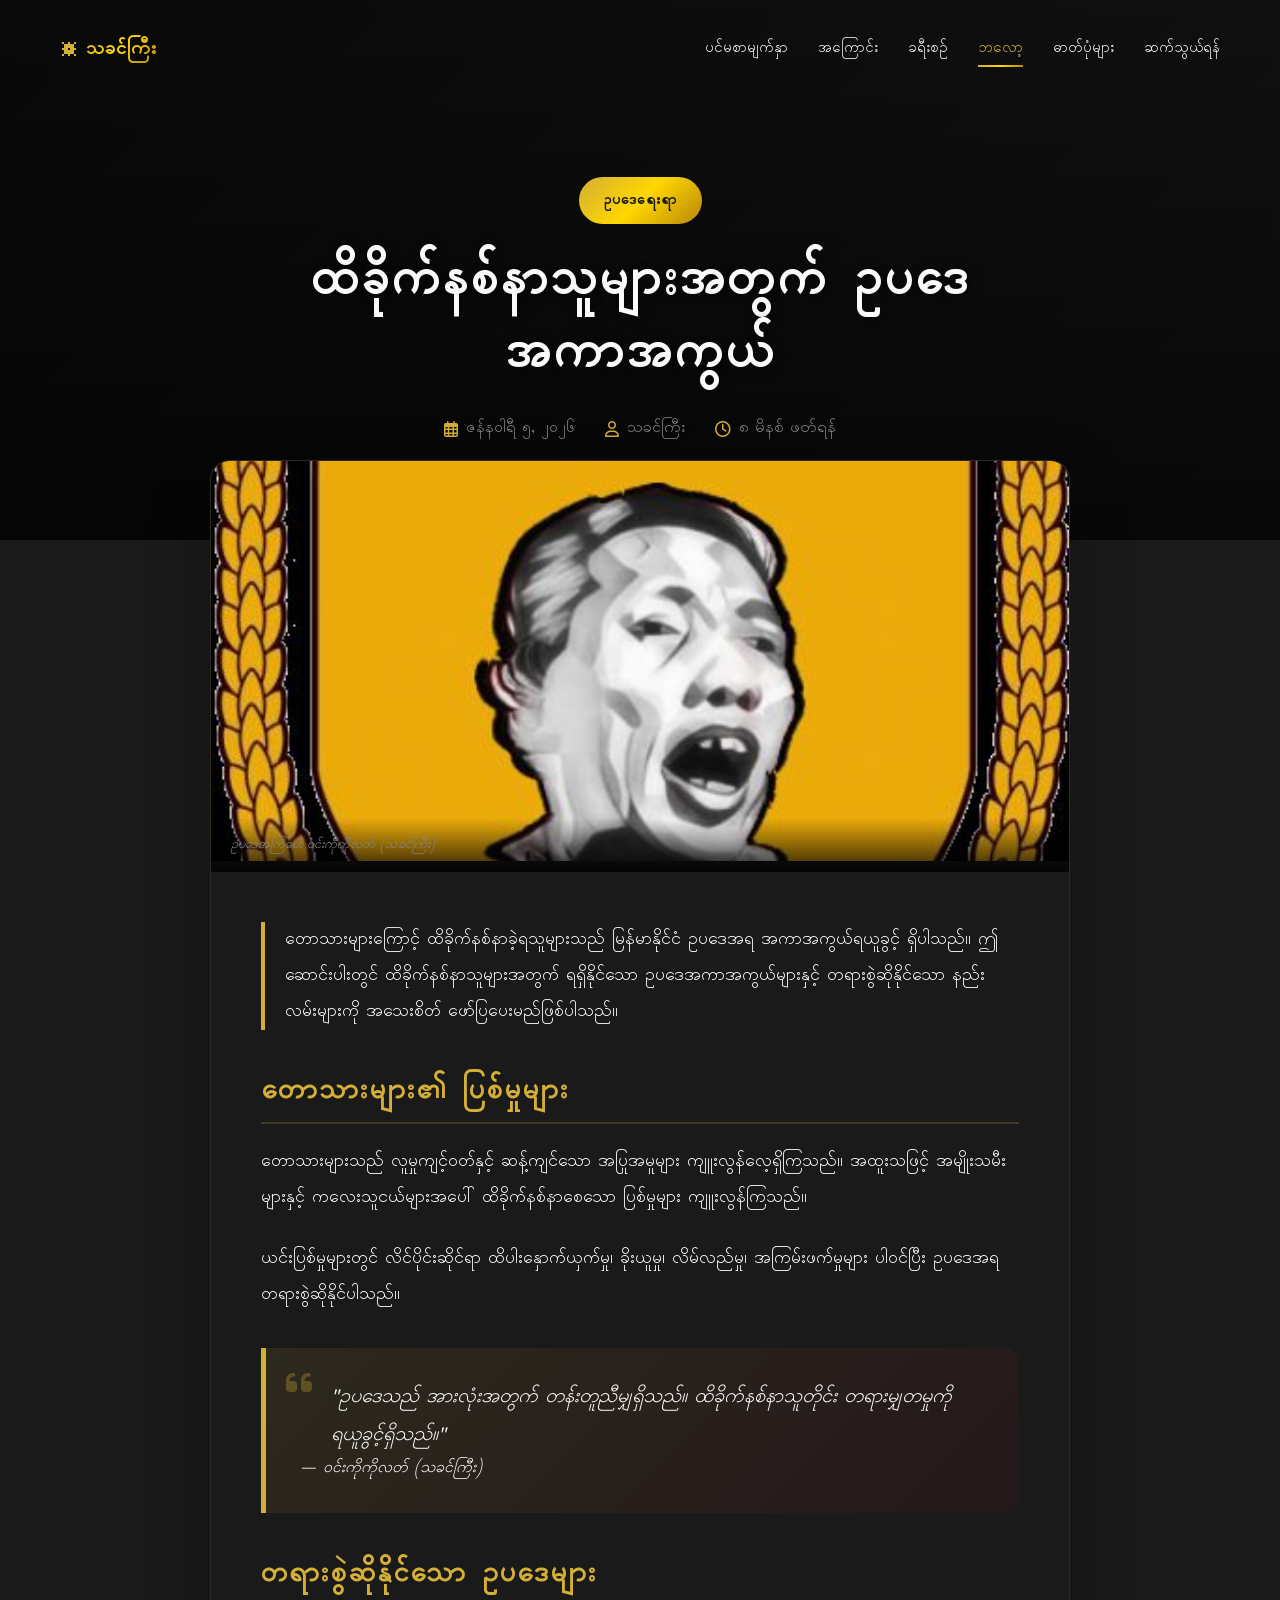
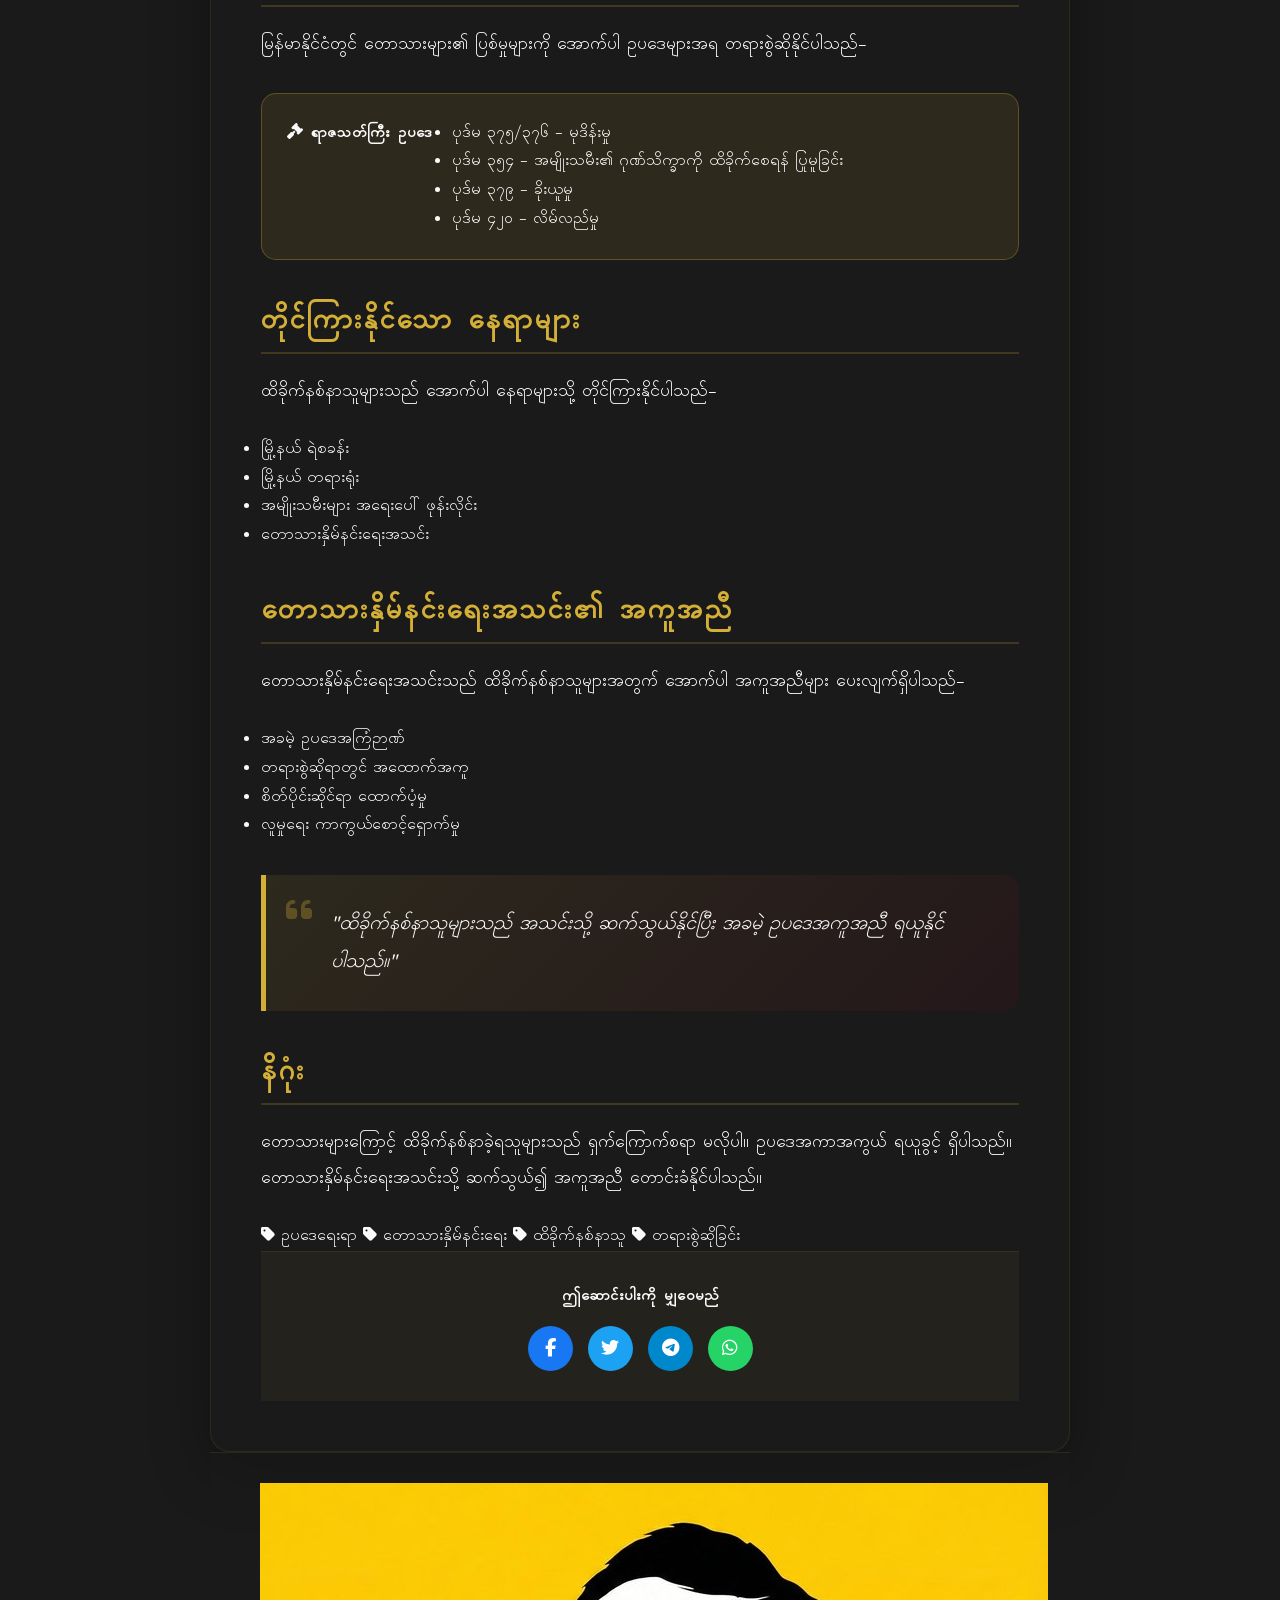
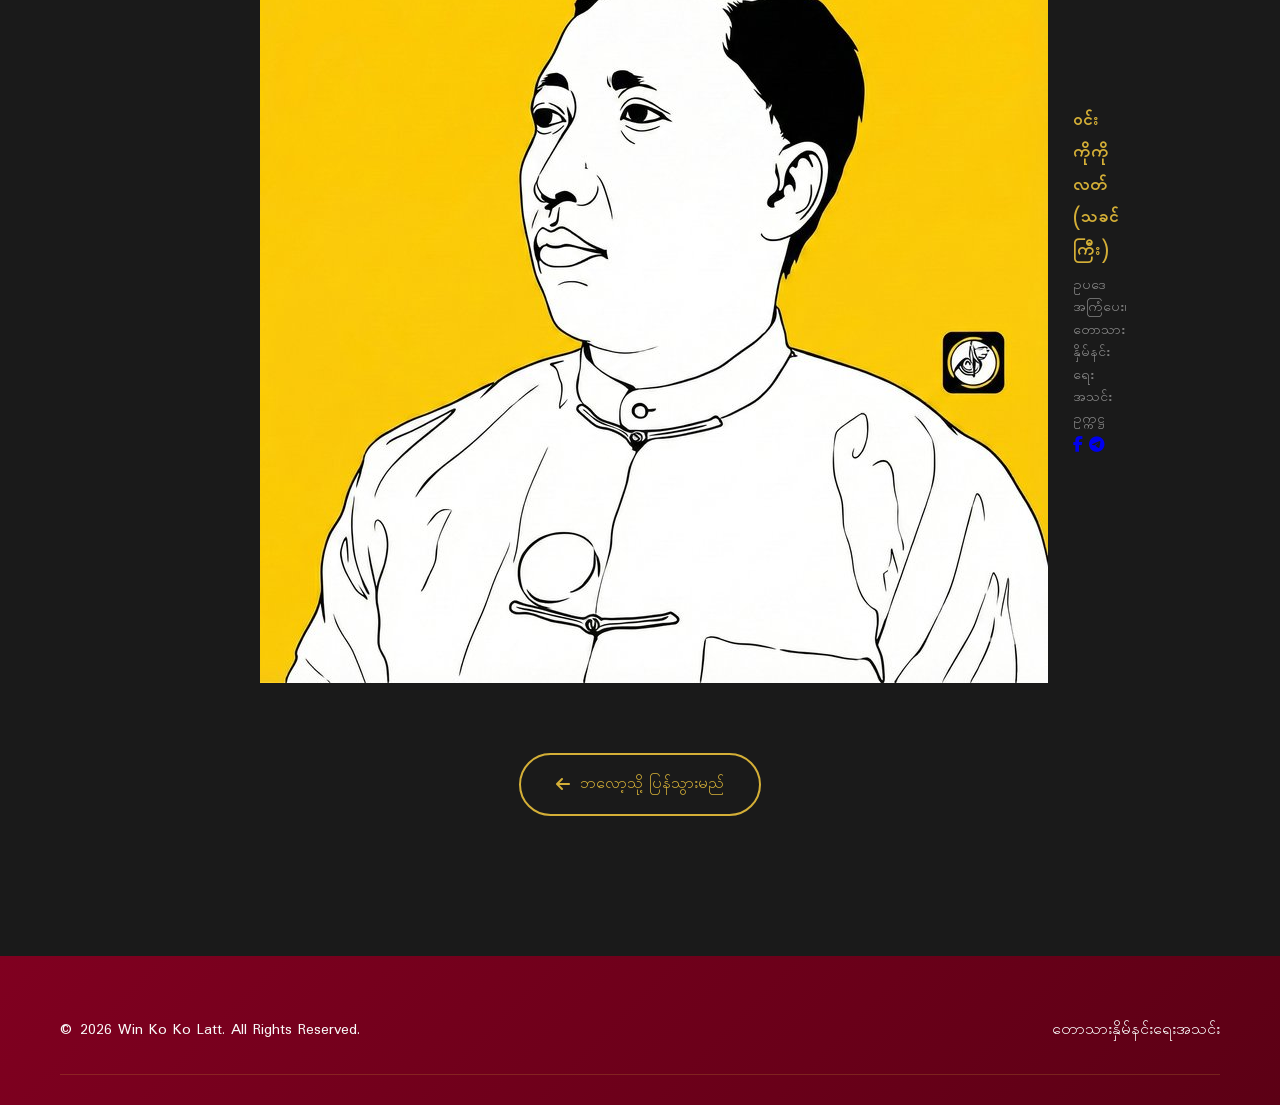
<file: blog/legal-protection.html>
<!DOCTYPE html>
<html lang="my">
<head>
    <meta charset="UTF-8">
    <meta name="viewport" content="width=device-width, initial-scale=1.0">
    <title>ထိခိုက်နစ်နာသူများအတွက် ဥပဒေအကာအကွယ် | Win Ko Ko Latt</title>
    <meta name="description" content="တောသားများကြောင့် ထိခိုက်နစ်နာခဲ့ရသူများအတွက် ရရှိနိုင်သော ဥပဒေအကာအကွယ်များနှင့် တရားစွဲဆိုနိုင်သော နည်းလမ်းများ">
    
    <!-- Open Graph / Facebook / Messenger -->
    <meta property="og:type" content="article">
    <meta property="og:title" content="ထိခိုက်နစ်နာသူများအတွက် ဥပဒေအကာအကွယ်">
    <meta property="og:description" content="တောသားများကြောင့် ထိခိုက်နစ်နာခဲ့ရသူများအတွက် ဥပဒေအကာအကွယ်များ">
    <meta property="og:image" content="https://winkokolatt.me/images/IMG_2684.jpg">
    <meta property="og:image:secure_url" content="https://winkokolatt.me/images/IMG_2684.jpg">
    <meta property="og:image:type" content="image/jpeg">
    <meta property="og:image:width" content="1200">
    <meta property="og:image:height" content="630">
    <meta property="og:url" content="https://winkokolatt.me/blog/legal-protection.html">
    <meta property="og:site_name" content="Win Ko Ko Latt Official Website">
    <meta itemprop="image" content="https://winkokolatt.me/images/IMG_2684.jpg">
    
    <!-- Fonts & Styles -->
    <link href="https://fonts.googleapis.com/css2?family=Cinzel:wght@400;600;700&family=Padauk:wght@400;700&display=swap" rel="stylesheet">
    <link rel="stylesheet" href="https://cdnjs.cloudflare.com/ajax/libs/font-awesome/6.5.1/css/all.min.css">
    <link rel="stylesheet" href="../css/style.css">
    <link rel="stylesheet" href="../css/blog-post.css">
    <link rel="icon" type="image/jpeg" href="../images/webprofilepicture-optimized.jpg">
</head>
<body>
    <!-- Navigation -->
    <nav class="navbar scrolled" id="navbar">
        <div class="nav-container">
            <a href="../index.html" class="nav-logo">
                <span class="logo-icon">☸</span>
                <span class="logo-text">သခင်ကြီး</span>
            </a>
            <div class="nav-menu" id="nav-menu">
                <a href="../index.html#home" class="nav-link">ပင်မစာမျက်နှာ</a>
                <a href="../index.html#about" class="nav-link">အကြောင်း</a>
                <a href="../index.html#journey" class="nav-link">ခရီးစဉ်</a>
                <a href="../index.html#blog" class="nav-link active">ဘလော့</a>
                <a href="../index.html#gallery" class="nav-link">ဓာတ်ပုံများ</a>
                <a href="../index.html#contact" class="nav-link">ဆက်သွယ်ရန်</a>
            </div>
            <div class="nav-toggle" id="nav-toggle">
                <span></span>
                <span></span>
                <span></span>
            </div>
        </div>
    </nav>

    <!-- Blog Post Hero -->
    <section class="blog-post-hero">
        <div class="blog-post-hero-overlay"></div>
        <div class="blog-post-hero-content">
            <span class="blog-post-category">ဥပဒေရေးရာ</span>
            <h1 class="blog-post-title">ထိခိုက်နစ်နာသူများအတွက် ဥပဒေအကာအကွယ်</h1>
            <div class="blog-post-meta">
                <span><i class="far fa-calendar-alt"></i> ဇန်နဝါရီ ၅, ၂၀၂၆</span>
                <span><i class="far fa-user"></i> သခင်ကြီး</span>
                <span><i class="far fa-clock"></i> ၈ မိနစ် ဖတ်ရန်</span>
            </div>
        </div>
    </section>

    <!-- Blog Post Content -->
    <div class="blog-post-container">
        <article class="blog-post-content">
            <div class="blog-post-featured-image">
                <img src="../images/IMG_2684.jpg" alt="ထိခိုက်နစ်နာသူများအတွက် ဥပဒေအကာအကွယ်">
                <span class="image-caption">ဥပဒေအကြံပေး ဝင်းကိုကိုလတ် (သခင်ကြီး)</span>
            </div>
            
            <div class="article-body">
                <p class="lead-paragraph">
                    တောသားများကြောင့် ထိခိုက်နစ်နာခဲ့ရသူများသည် မြန်မာနိုင်ငံ ဥပဒေအရ အကာအကွယ်ရယူခွင့် ရှိပါသည်။ ဤဆောင်းပါးတွင် ထိခိုက်နစ်နာသူများအတွက် ရရှိနိုင်သော ဥပဒေအကာအကွယ်များနှင့် တရားစွဲဆိုနိုင်သော နည်းလမ်းများကို အသေးစိတ် ဖော်ပြပေးမည်ဖြစ်ပါသည်။
                </p>

                <h2>တောသားများ၏ ပြစ်မှုများ</h2>
                <p>
                    တောသားများသည် လူမှုကျင့်ဝတ်နှင့် ဆန့်ကျင်သော အပြုအမူများ ကျူးလွန်လေ့ရှိကြသည်။ အထူးသဖြင့် အမျိုးသမီးများနှင့် ကလေးသူငယ်များအပေါ် ထိခိုက်နစ်နာစေသော ပြစ်မှုများ ကျူးလွန်ကြသည်။
                </p>
                <p>
                    ယင်းပြစ်မှုများတွင် လိင်ပိုင်းဆိုင်ရာ ထိပါးနှောက်ယှက်မှု၊ ခိုးယူမှု၊ လိမ်လည်မှု၊ အကြမ်းဖက်မှုများ ပါဝင်ပြီး ဥပဒေအရ တရားစွဲဆိုနိုင်ပါသည်။
                </p>

                <div class="quote-block">
                    <i class="fas fa-quote-left"></i>
                    <blockquote>
                        "ဥပဒေသည် အားလုံးအတွက် တန်းတူညီမျှရှိသည်။ ထိခိုက်နစ်နာသူတိုင်း တရားမျှတမှုကို ရယူခွင့်ရှိသည်။"
                    </blockquote>
                    <cite>— ဝင်းကိုကိုလတ် (သခင်ကြီး)</cite>
                </div>

                <h2>တရားစွဲဆိုနိုင်သော ဥပဒေများ</h2>
                <p>
                    မြန်မာနိုင်ငံတွင် တောသားများ၏ ပြစ်မှုများကို အောက်ပါ ဥပဒေများအရ တရားစွဲဆိုနိုင်ပါသည်-
                </p>

                <div class="info-box">
                    <h4><i class="fas fa-gavel"></i> ရာဇသတ်ကြီး ဥပဒေ</h4>
                    <ul>
                        <li>ပုဒ်မ ၃၇၅/၃၇၆ - မုဒိန်းမှု</li>
                        <li>ပုဒ်မ ၃၅၄ - အမျိုးသမီး၏ ဂုဏ်သိက္ခာကို ထိခိုက်စေရန် ပြုမူခြင်း</li>
                        <li>ပုဒ်မ ၃၇၉ - ခိုးယူမှု</li>
                        <li>ပုဒ်မ ၄၂၀ - လိမ်လည်မှု</li>
                    </ul>
                </div>

                <h2>တိုင်ကြားနိုင်သော နေရာများ</h2>
                <p>
                    ထိခိုက်နစ်နာသူများသည် အောက်ပါ နေရာများသို့ တိုင်ကြားနိုင်ပါသည်-
                </p>
                <ul>
                    <li>မြို့နယ် ရဲစခန်း</li>
                    <li>မြို့နယ် တရားရုံး</li>
                    <li>အမျိုးသမီးများ အရေးပေါ် ဖုန်းလိုင်း</li>
                    <li>တောသားနှိမ်နင်းရေးအသင်း</li>
                </ul>

                <h2>တောသားနှိမ်နင်းရေးအသင်း၏ အကူအညီ</h2>
                <p>
                    တောသားနှိမ်နင်းရေးအသင်းသည် ထိခိုက်နစ်နာသူများအတွက် အောက်ပါ အကူအညီများ ပေးလျက်ရှိပါသည်-
                </p>
                <ul>
                    <li>အခမဲ့ ဥပဒေအကြံဉာဏ်</li>
                    <li>တရားစွဲဆိုရာတွင် အထောက်အကူ</li>
                    <li>စိတ်ပိုင်းဆိုင်ရာ ထောက်ပံ့မှု</li>
                    <li>လူမှုရေး ကာကွယ်စောင့်ရှောက်မှု</li>
                </ul>

                <div class="quote-block">
                    <i class="fas fa-quote-left"></i>
                    <blockquote>
                        "ထိခိုက်နစ်နာသူများသည် အသင်းသို့ ဆက်သွယ်နိုင်ပြီး အခမဲ့ ဥပဒေအကူအညီ ရယူနိုင်ပါသည်။"
                    </blockquote>
                </div>

                <h2>နိဂုံး</h2>
                <p>
                    တောသားများကြောင့် ထိခိုက်နစ်နာခဲ့ရသူများသည် ရှက်ကြောက်စရာ မလိုပါ။ ဥပဒေအကာအကွယ် ရယူခွင့် ရှိပါသည်။ တောသားနှိမ်နင်းရေးအသင်းသို့ ဆက်သွယ်၍ အကူအညီ တောင်းခံနိုင်ပါသည်။
                </p>

                <!-- Tags -->
                <div class="post-tags">
                    <span class="tag"><i class="fas fa-tag"></i> ဥပဒေရေးရာ</span>
                    <span class="tag"><i class="fas fa-tag"></i> တောသားနှိမ်နင်းရေး</span>
                    <span class="tag"><i class="fas fa-tag"></i> ထိခိုက်နစ်နာသူ</span>
                    <span class="tag"><i class="fas fa-tag"></i> တရားစွဲဆိုခြင်း</span>
                </div>

                <!-- Share Buttons -->
                <div class="share-section">
                    <h4>ဤဆောင်းပါးကို မျှဝေမည်</h4>
                    <div class="share-buttons">
                        <a href="#" class="share-btn facebook"><i class="fab fa-facebook-f"></i></a>
                        <a href="#" class="share-btn twitter"><i class="fab fa-twitter"></i></a>
                        <a href="#" class="share-btn telegram"><i class="fab fa-telegram-plane"></i></a>
                        <a href="#" class="share-btn whatsapp"><i class="fab fa-whatsapp"></i></a>
                    </div>
                </div>
            </div>
        </article>

        <!-- Author Box -->
        <div class="author-box">
            <img src="../images/webprofilepicture-optimized.jpg" alt="Win Ko Ko Latt" class="author-image">
            <div class="author-info">
                <h4>ဝင်းကိုကိုလတ် (သခင်ကြီး)</h4>
                <p>ဥပဒေအကြံပေး၊ တောသားနှိမ်နင်းရေးအသင်း ဥက္ကဋ္ဌ</p>
                <div class="author-social">
                    <a href="#"><i class="fab fa-facebook-f"></i></a>
                    <a href="#"><i class="fab fa-telegram-plane"></i></a>
                </div>
            </div>
        </div>

        <!-- Back to Blog -->
        <div class="back-to-blog">
            <a href="../index.html#blog" class="btn btn-secondary">
                <i class="fas fa-arrow-left"></i> ဘလော့သို့ ပြန်သွားမည်
            </a>
        </div>
    </div>

    <!-- Footer -->
    <footer class="footer">
        <div class="container">
            <div class="footer-content">
                <p>&copy; 2026 Win Ko Ko Latt. All Rights Reserved.</p>
                <p>တောသားနှိမ်နင်းရေးအသင်း</p>
            </div>
        </div>
    </footer>

    <script src="../js/script.js"></script>
</body>
</html>
</file>
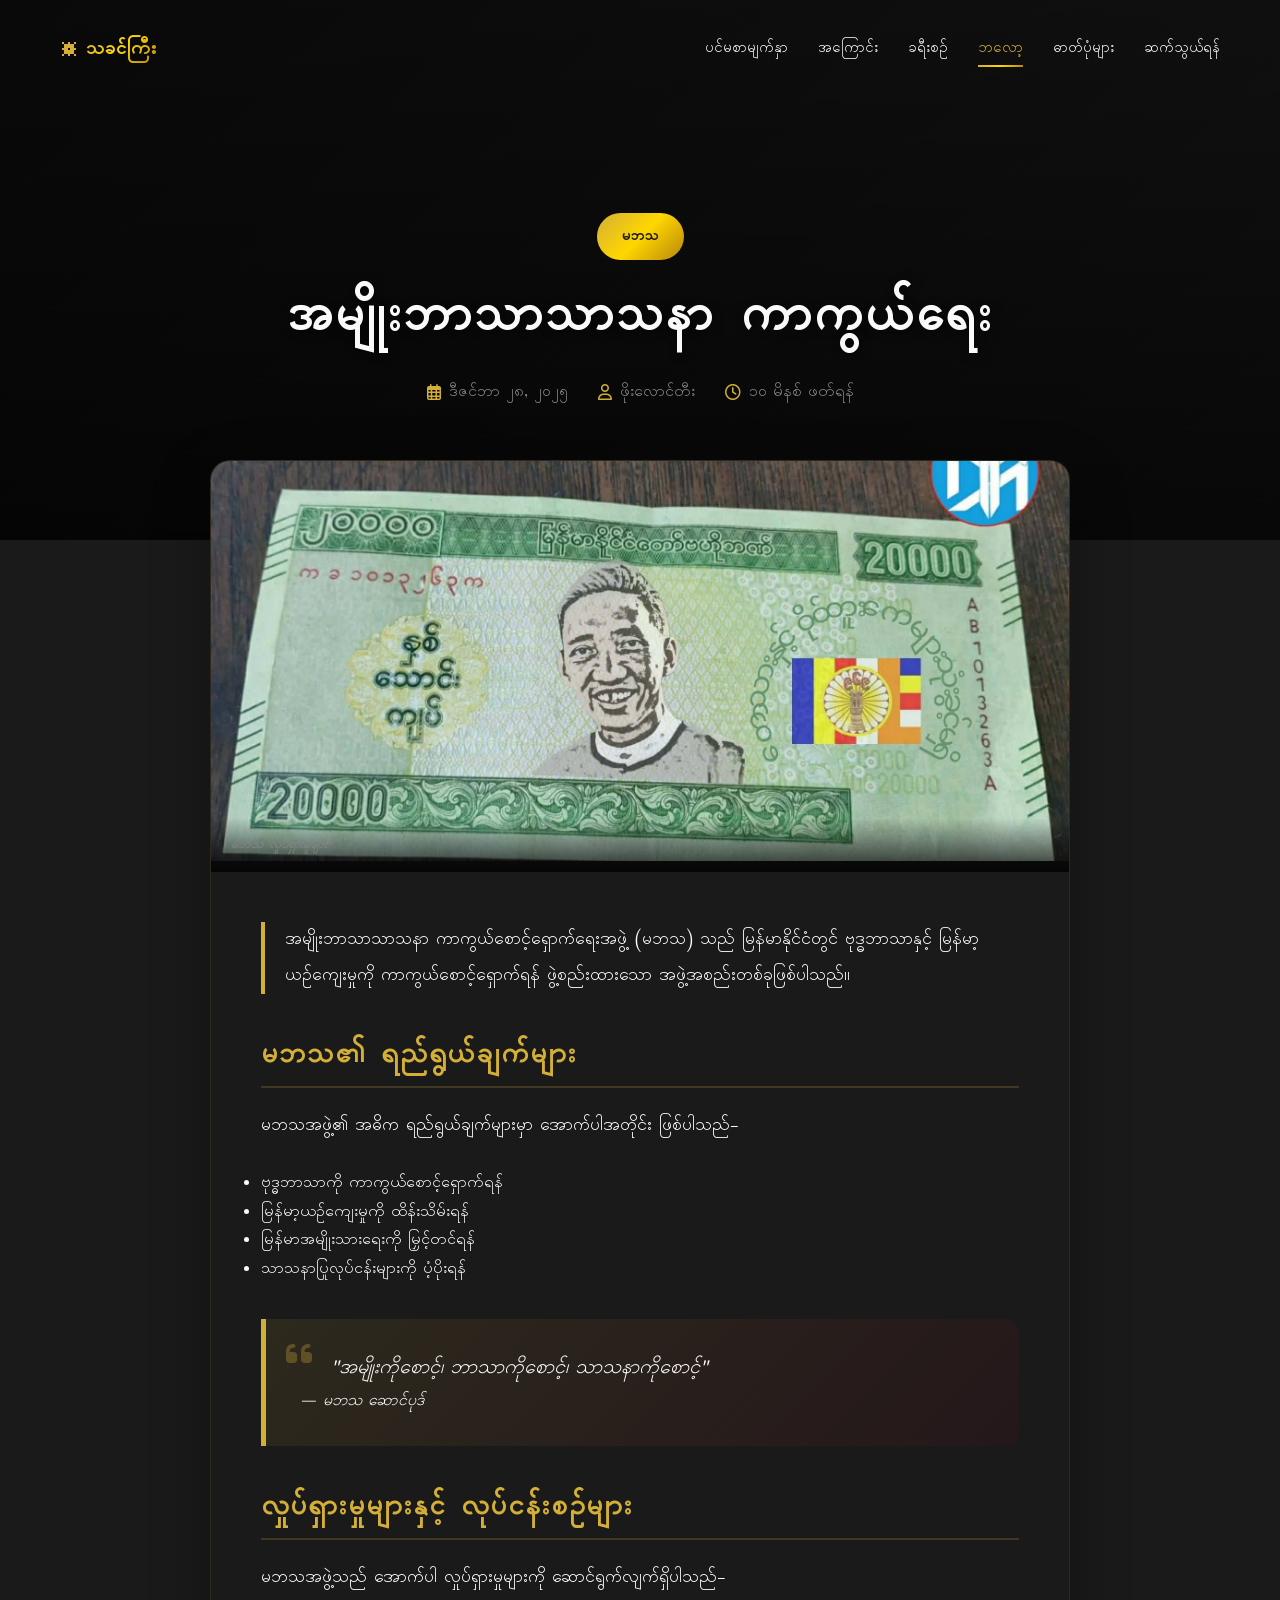
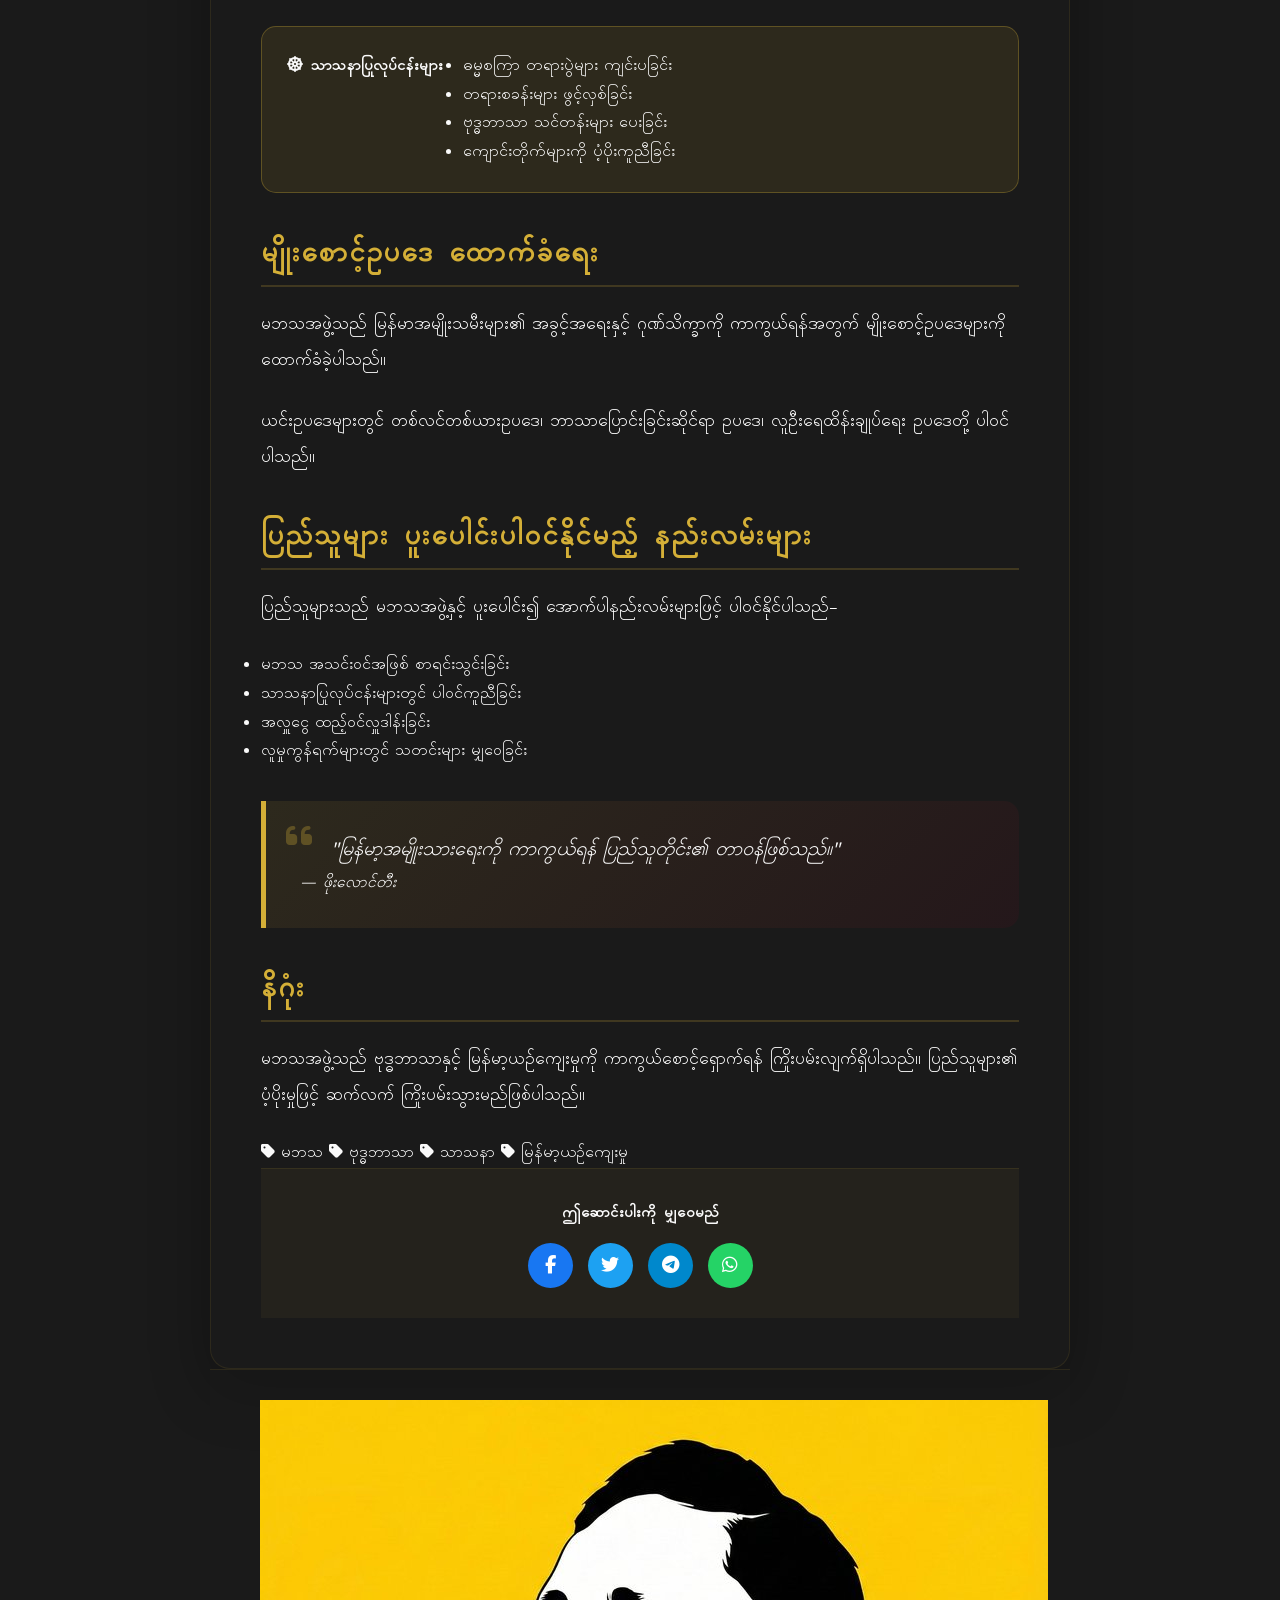
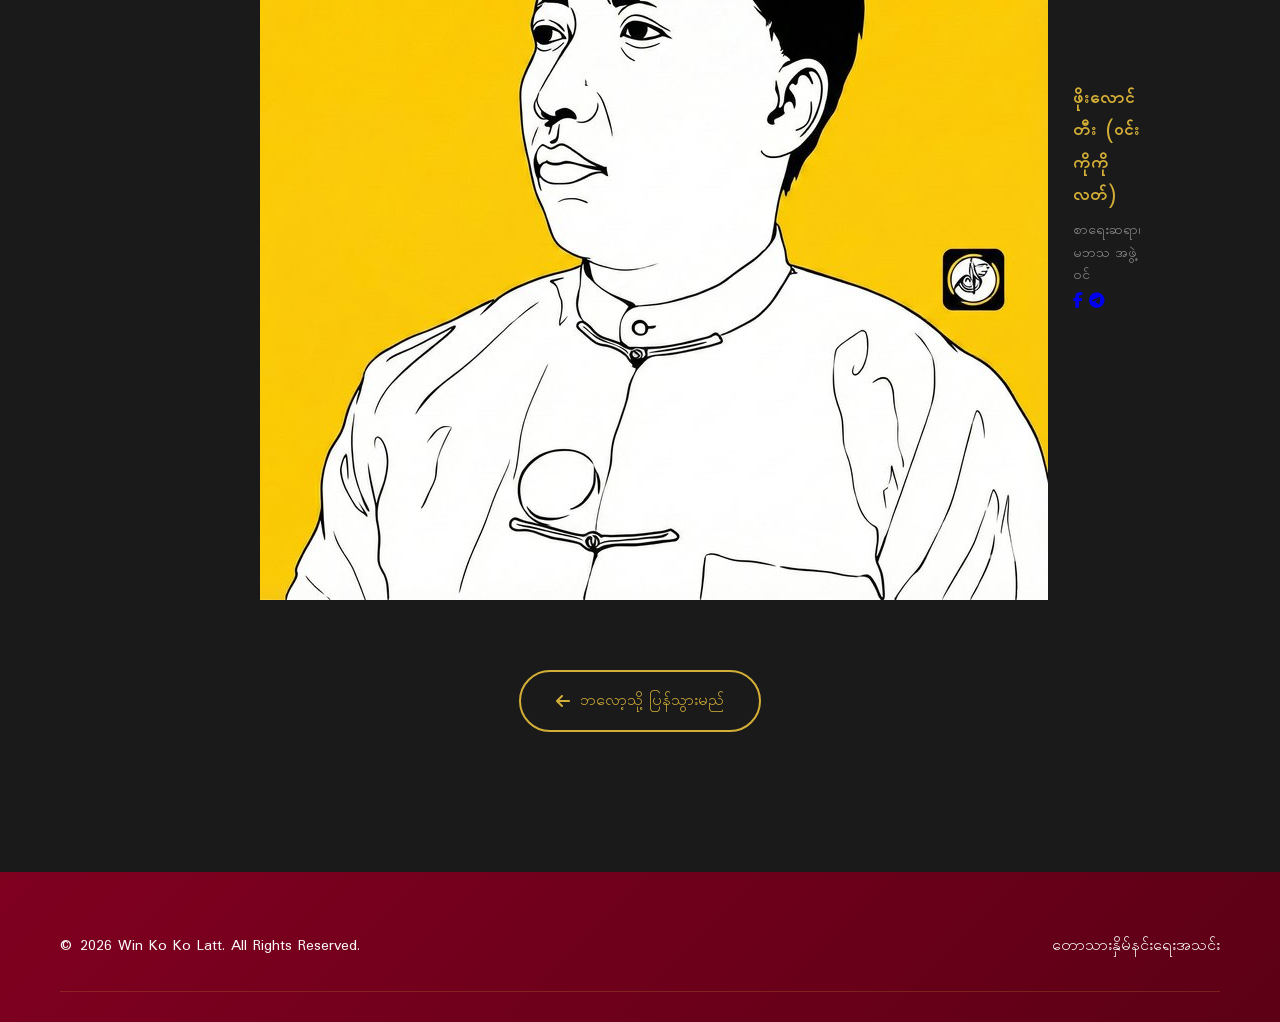
<file: blog/mabatha-protection.html>
<!DOCTYPE html>
<html lang="my">
<head>
    <meta charset="UTF-8">
    <meta name="viewport" content="width=device-width, initial-scale=1.0">
    <title>အမျိုးဘာသာသာသနာ ကာကွယ်ရေး | Win Ko Ko Latt</title>
    <meta name="description" content="ဗုဒ္ဓဘာသာနှင့် မြန်မာ့ယဉ်ကျေးမှုကို ကာကွယ်စောင့်ရှောက်ရန် မဘသအဖွဲ့မှ ဆောင်ရွက်လျက်ရှိသော လုပ်ငန်းစဉ်များ">
    
    <!-- Open Graph / Facebook / Messenger -->
    <meta property="og:type" content="article">
    <meta property="og:title" content="အမျိုးဘာသာသာသနာ ကာကွယ်ရေး">
    <meta property="og:description" content="မဘသအဖွဲ့မှ ဆောင်ရွက်လျက်ရှိသော လုပ်ငန်းစဉ်များ">
    <meta property="og:image" content="https://winkokolatt.me/images/FB_IMG_1768758016310.jpg">
    <meta property="og:image:secure_url" content="https://winkokolatt.me/images/FB_IMG_1768758016310.jpg">
    <meta property="og:image:type" content="image/jpeg">
    <meta property="og:image:width" content="1200">
    <meta property="og:image:height" content="630">
    <meta property="og:url" content="https://winkokolatt.me/blog/mabatha-protection.html">
    <meta property="og:site_name" content="Win Ko Ko Latt Official Website">
    <meta itemprop="image" content="https://winkokolatt.me/images/FB_IMG_1768758016310.jpg">
    
    <!-- Fonts & Styles -->
    <link href="https://fonts.googleapis.com/css2?family=Cinzel:wght@400;600;700&family=Padauk:wght@400;700&display=swap" rel="stylesheet">
    <link rel="stylesheet" href="https://cdnjs.cloudflare.com/ajax/libs/font-awesome/6.5.1/css/all.min.css">
    <link rel="stylesheet" href="../css/style.css">
    <link rel="stylesheet" href="../css/blog-post.css">
    <link rel="icon" type="image/jpeg" href="../images/webprofilepicture-optimized.jpg">
</head>
<body>
    <!-- Navigation -->
    <nav class="navbar scrolled" id="navbar">
        <div class="nav-container">
            <a href="../index.html" class="nav-logo">
                <span class="logo-icon">☸</span>
                <span class="logo-text">သခင်ကြီး</span>
            </a>
            <div class="nav-menu" id="nav-menu">
                <a href="../index.html#home" class="nav-link">ပင်မစာမျက်နှာ</a>
                <a href="../index.html#about" class="nav-link">အကြောင်း</a>
                <a href="../index.html#journey" class="nav-link">ခရီးစဉ်</a>
                <a href="../index.html#blog" class="nav-link active">ဘလော့</a>
                <a href="../index.html#gallery" class="nav-link">ဓာတ်ပုံများ</a>
                <a href="../index.html#contact" class="nav-link">ဆက်သွယ်ရန်</a>
            </div>
            <div class="nav-toggle" id="nav-toggle">
                <span></span>
                <span></span>
                <span></span>
            </div>
        </div>
    </nav>

    <!-- Blog Post Hero -->
    <section class="blog-post-hero">
        <div class="blog-post-hero-overlay"></div>
        <div class="blog-post-hero-content">
            <span class="blog-post-category">မဘသ</span>
            <h1 class="blog-post-title">အမျိုးဘာသာသာသနာ ကာကွယ်ရေး</h1>
            <div class="blog-post-meta">
                <span><i class="far fa-calendar-alt"></i> ဒီဇင်ဘာ ၂၈, ၂၀၂၅</span>
                <span><i class="far fa-user"></i> ဖိုးလောင်တီး</span>
                <span><i class="far fa-clock"></i> ၁၀ မိနစ် ဖတ်ရန်</span>
            </div>
        </div>
    </section>

    <!-- Blog Post Content -->
    <div class="blog-post-container">
        <article class="blog-post-content">
            <div class="blog-post-featured-image">
                <img src="../images/FB_IMG_1768758016310.jpg" alt="အမျိုးဘာသာသာသနာ ကာကွယ်ရေး">
                <span class="image-caption">မဘသ လှုပ်ရှားမှုများ</span>
            </div>
            
            <div class="article-body">
                <p class="lead-paragraph">
                    အမျိုးဘာသာသာသနာ ကာကွယ်စောင့်ရှောက်ရေးအဖွဲ့ (မဘသ) သည် မြန်မာနိုင်ငံတွင် ဗုဒ္ဓဘာသာနှင့် မြန်မာ့ယဉ်ကျေးမှုကို ကာကွယ်စောင့်ရှောက်ရန် ဖွဲ့စည်းထားသော အဖွဲ့အစည်းတစ်ခုဖြစ်ပါသည်။
                </p>

                <h2>မဘသ၏ ရည်ရွယ်ချက်များ</h2>
                <p>
                    မဘသအဖွဲ့၏ အဓိက ရည်ရွယ်ချက်များမှာ အောက်ပါအတိုင်း ဖြစ်ပါသည်-
                </p>
                <ul>
                    <li>ဗုဒ္ဓဘာသာကို ကာကွယ်စောင့်ရှောက်ရန်</li>
                    <li>မြန်မာ့ယဉ်ကျေးမှုကို ထိန်းသိမ်းရန်</li>
                    <li>မြန်မာအမျိုးသားရေးကို မြှင့်တင်ရန်</li>
                    <li>သာသနာပြုလုပ်ငန်းများကို ပံ့ပိုးရန်</li>
                </ul>

                <div class="quote-block">
                    <i class="fas fa-quote-left"></i>
                    <blockquote>
                        "အမျိုးကိုစောင့်၊ ဘာသာကိုစောင့်၊ သာသနာကိုစောင့်"
                    </blockquote>
                    <cite>— မဘသ ဆောင်ပုဒ်</cite>
                </div>

                <h2>လှုပ်ရှားမှုများနှင့် လုပ်ငန်းစဉ်များ</h2>
                <p>
                    မဘသအဖွဲ့သည် အောက်ပါ လှုပ်ရှားမှုများကို ဆောင်ရွက်လျက်ရှိပါသည်-
                </p>

                <div class="info-box">
                    <h4><i class="fas fa-dharmachakra"></i> သာသနာပြုလုပ်ငန်းများ</h4>
                    <ul>
                        <li>ဓမ္မစကြာ တရားပွဲများ ကျင်းပခြင်း</li>
                        <li>တရားစခန်းများ ဖွင့်လှစ်ခြင်း</li>
                        <li>ဗုဒ္ဓဘာသာ သင်တန်းများ ပေးခြင်း</li>
                        <li>ကျောင်းတိုက်များကို ပံ့ပိုးကူညီခြင်း</li>
                    </ul>
                </div>

                <h2>မျိုးစောင့်ဥပဒေ ထောက်ခံရေး</h2>
                <p>
                    မဘသအဖွဲ့သည် မြန်မာအမျိုးသမီးများ၏ အခွင့်အရေးနှင့် ဂုဏ်သိက္ခာကို ကာကွယ်ရန်အတွက် မျိုးစောင့်ဥပဒေများကို ထောက်ခံခဲ့ပါသည်။
                </p>
                <p>
                    ယင်းဥပဒေများတွင် တစ်လင်တစ်ယားဥပဒေ၊ ဘာသာပြောင်းခြင်းဆိုင်ရာ ဥပဒေ၊ လူဦးရေထိန်းချုပ်ရေး ဥပဒေတို့ ပါဝင်ပါသည်။
                </p>

                <h2>ပြည်သူများ ပူးပေါင်းပါဝင်နိုင်မည့် နည်းလမ်းများ</h2>
                <p>
                    ပြည်သူများသည် မဘသအဖွဲ့နှင့် ပူးပေါင်း၍ အောက်ပါနည်းလမ်းများဖြင့် ပါဝင်နိုင်ပါသည်-
                </p>
                <ul>
                    <li>မဘသ အသင်းဝင်အဖြစ် စာရင်းသွင်းခြင်း</li>
                    <li>သာသနာပြုလုပ်ငန်းများတွင် ပါဝင်ကူညီခြင်း</li>
                    <li>အလှူငွေ ထည့်ဝင်လှူဒါန်းခြင်း</li>
                    <li>လူမှုကွန်ရက်များတွင် သတင်းများ မျှဝေခြင်း</li>
                </ul>

                <div class="quote-block">
                    <i class="fas fa-quote-left"></i>
                    <blockquote>
                        "မြန်မာ့အမျိုးသားရေးကို ကာကွယ်ရန် ပြည်သူတိုင်း၏ တာဝန်ဖြစ်သည်။"
                    </blockquote>
                    <cite>— ဖိုးလောင်တီး</cite>
                </div>

                <h2>နိဂုံး</h2>
                <p>
                    မဘသအဖွဲ့သည် ဗုဒ္ဓဘာသာနှင့် မြန်မာ့ယဉ်ကျေးမှုကို ကာကွယ်စောင့်ရှောက်ရန် ကြိုးပမ်းလျက်ရှိပါသည်။ ပြည်သူများ၏ ပံ့ပိုးမှုဖြင့် ဆက်လက် ကြိုးပမ်းသွားမည်ဖြစ်ပါသည်။
                </p>

                <!-- Tags -->
                <div class="post-tags">
                    <span class="tag"><i class="fas fa-tag"></i> မဘသ</span>
                    <span class="tag"><i class="fas fa-tag"></i> ဗုဒ္ဓဘာသာ</span>
                    <span class="tag"><i class="fas fa-tag"></i> သာသနာ</span>
                    <span class="tag"><i class="fas fa-tag"></i> မြန်မာ့ယဉ်ကျေးမှု</span>
                </div>

                <!-- Share Buttons -->
                <div class="share-section">
                    <h4>ဤဆောင်းပါးကို မျှဝေမည်</h4>
                    <div class="share-buttons">
                        <a href="#" class="share-btn facebook"><i class="fab fa-facebook-f"></i></a>
                        <a href="#" class="share-btn twitter"><i class="fab fa-twitter"></i></a>
                        <a href="#" class="share-btn telegram"><i class="fab fa-telegram-plane"></i></a>
                        <a href="#" class="share-btn whatsapp"><i class="fab fa-whatsapp"></i></a>
                    </div>
                </div>
            </div>
        </article>

        <!-- Author Box -->
        <div class="author-box">
            <img src="../images/webprofilepicture-optimized.jpg" alt="Win Ko Ko Latt" class="author-image">
            <div class="author-info">
                <h4>ဖိုးလောင်တီး (ဝင်းကိုကိုလတ်)</h4>
                <p>စာရေးဆရာ၊ မဘသ အဖွဲ့ဝင်</p>
                <div class="author-social">
                    <a href="#"><i class="fab fa-facebook-f"></i></a>
                    <a href="#"><i class="fab fa-telegram-plane"></i></a>
                </div>
            </div>
        </div>

        <!-- Back to Blog -->
        <div class="back-to-blog">
            <a href="../index.html#blog" class="btn btn-secondary">
                <i class="fas fa-arrow-left"></i> ဘလော့သို့ ပြန်သွားမည်
            </a>
        </div>
    </div>

    <!-- Footer -->
    <footer class="footer">
        <div class="container">
            <div class="footer-content">
                <p>&copy; 2026 Win Ko Ko Latt. All Rights Reserved.</p>
                <p>တောသားနှိမ်နင်းရေးအသင်း</p>
            </div>
        </div>
    </footer>

    <script src="../js/script.js"></script>
</body>
</html>
</file>
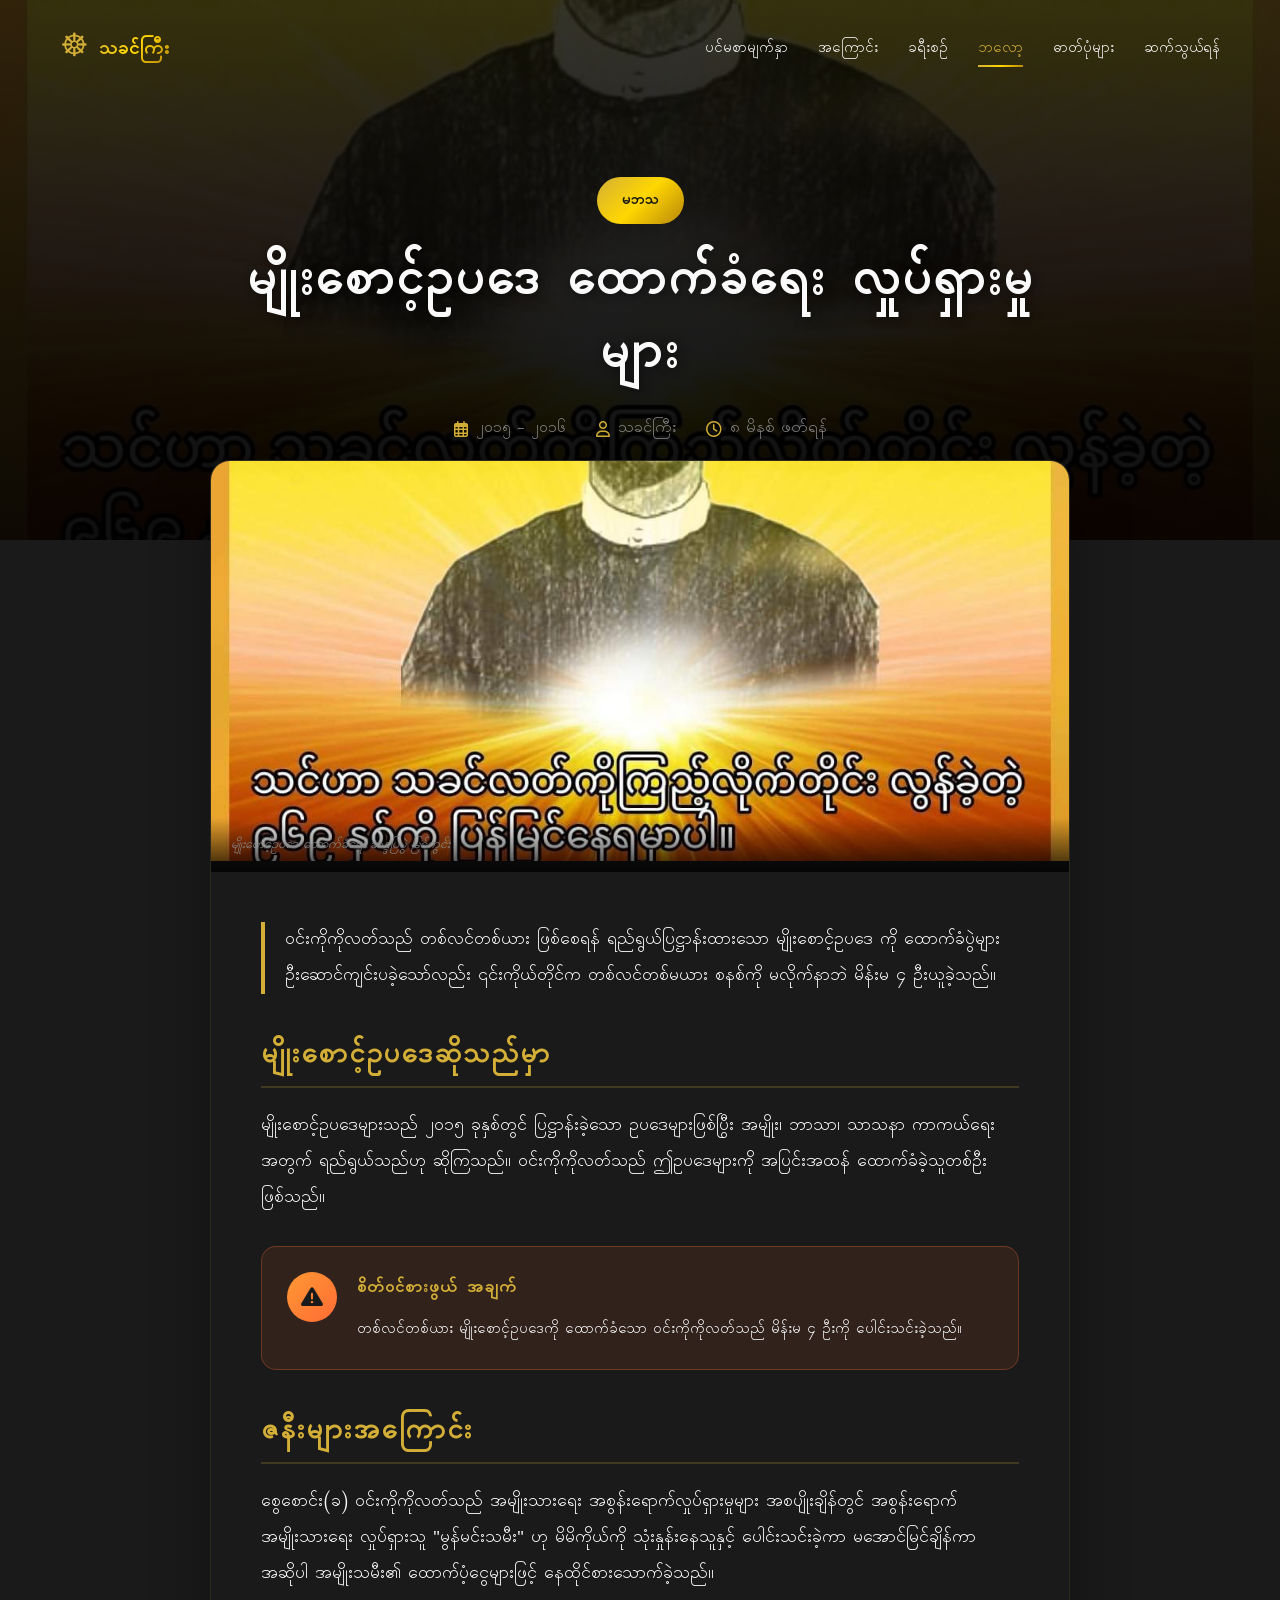
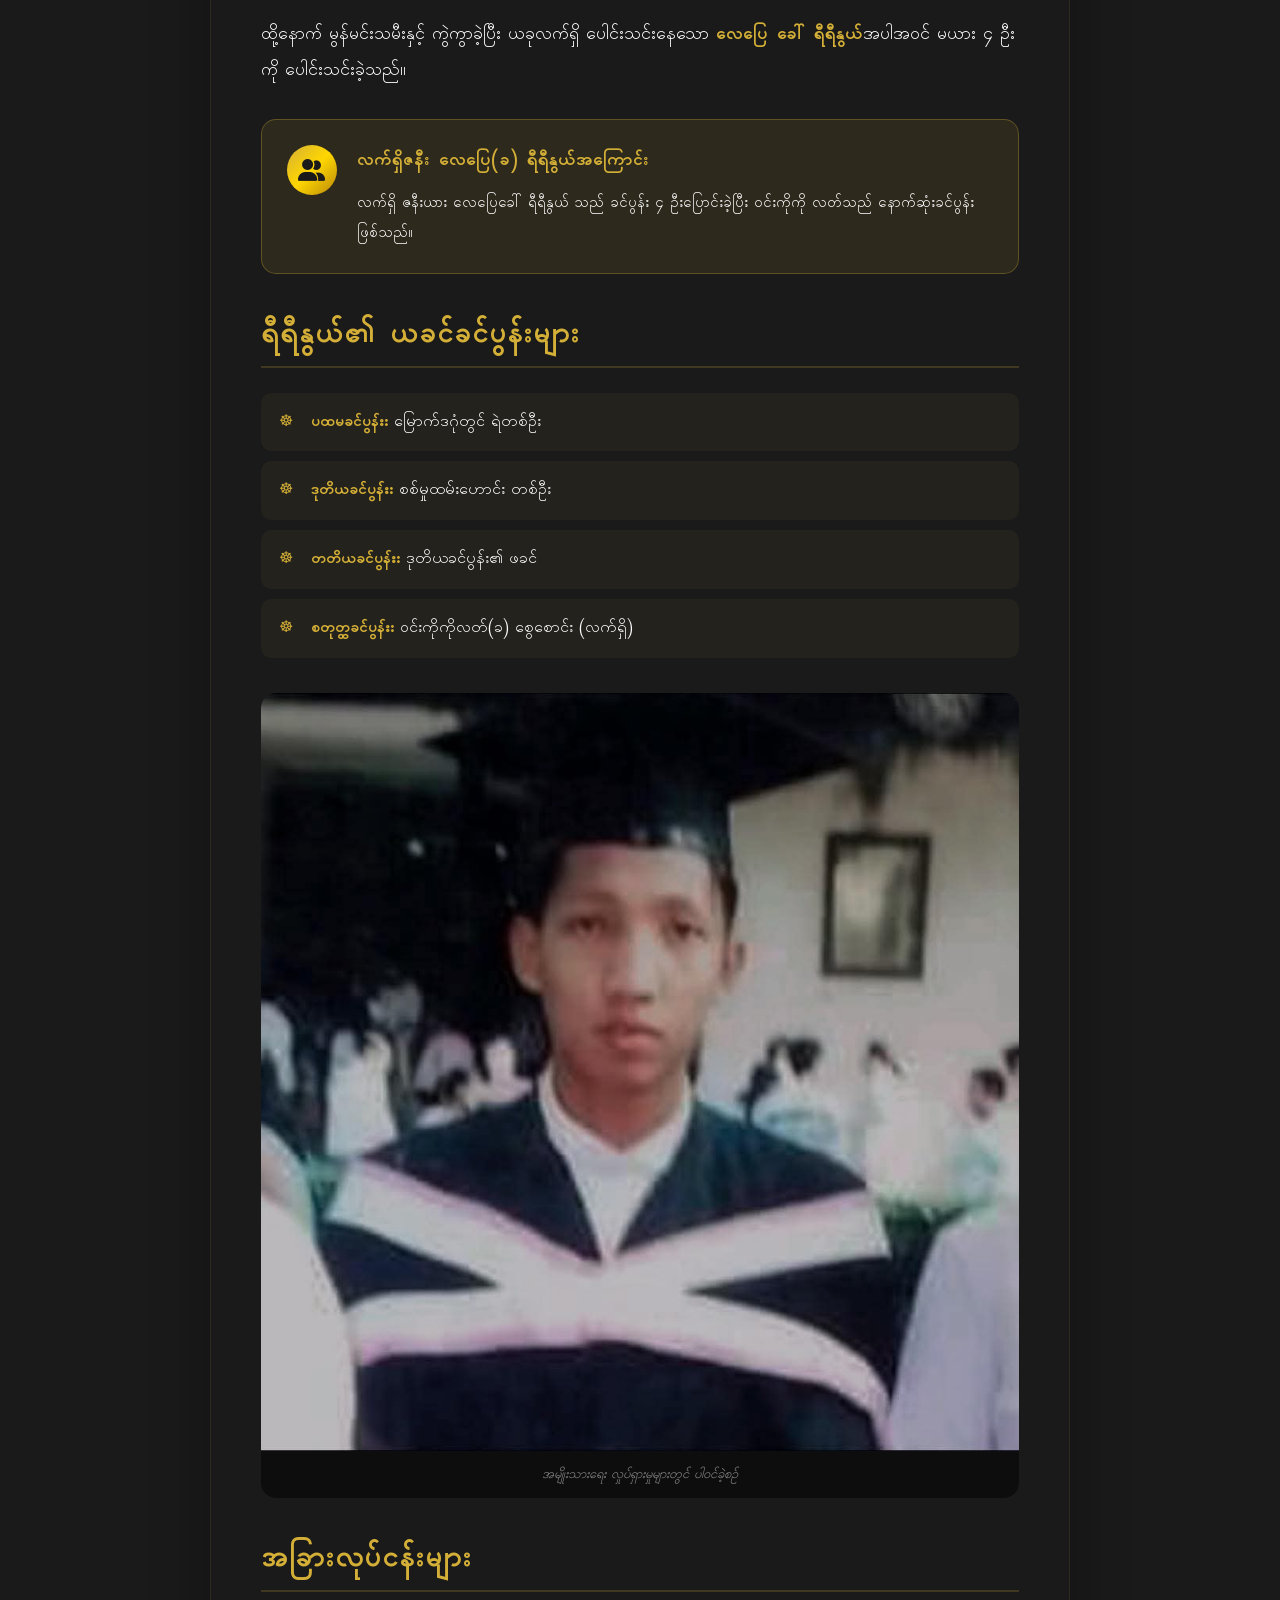
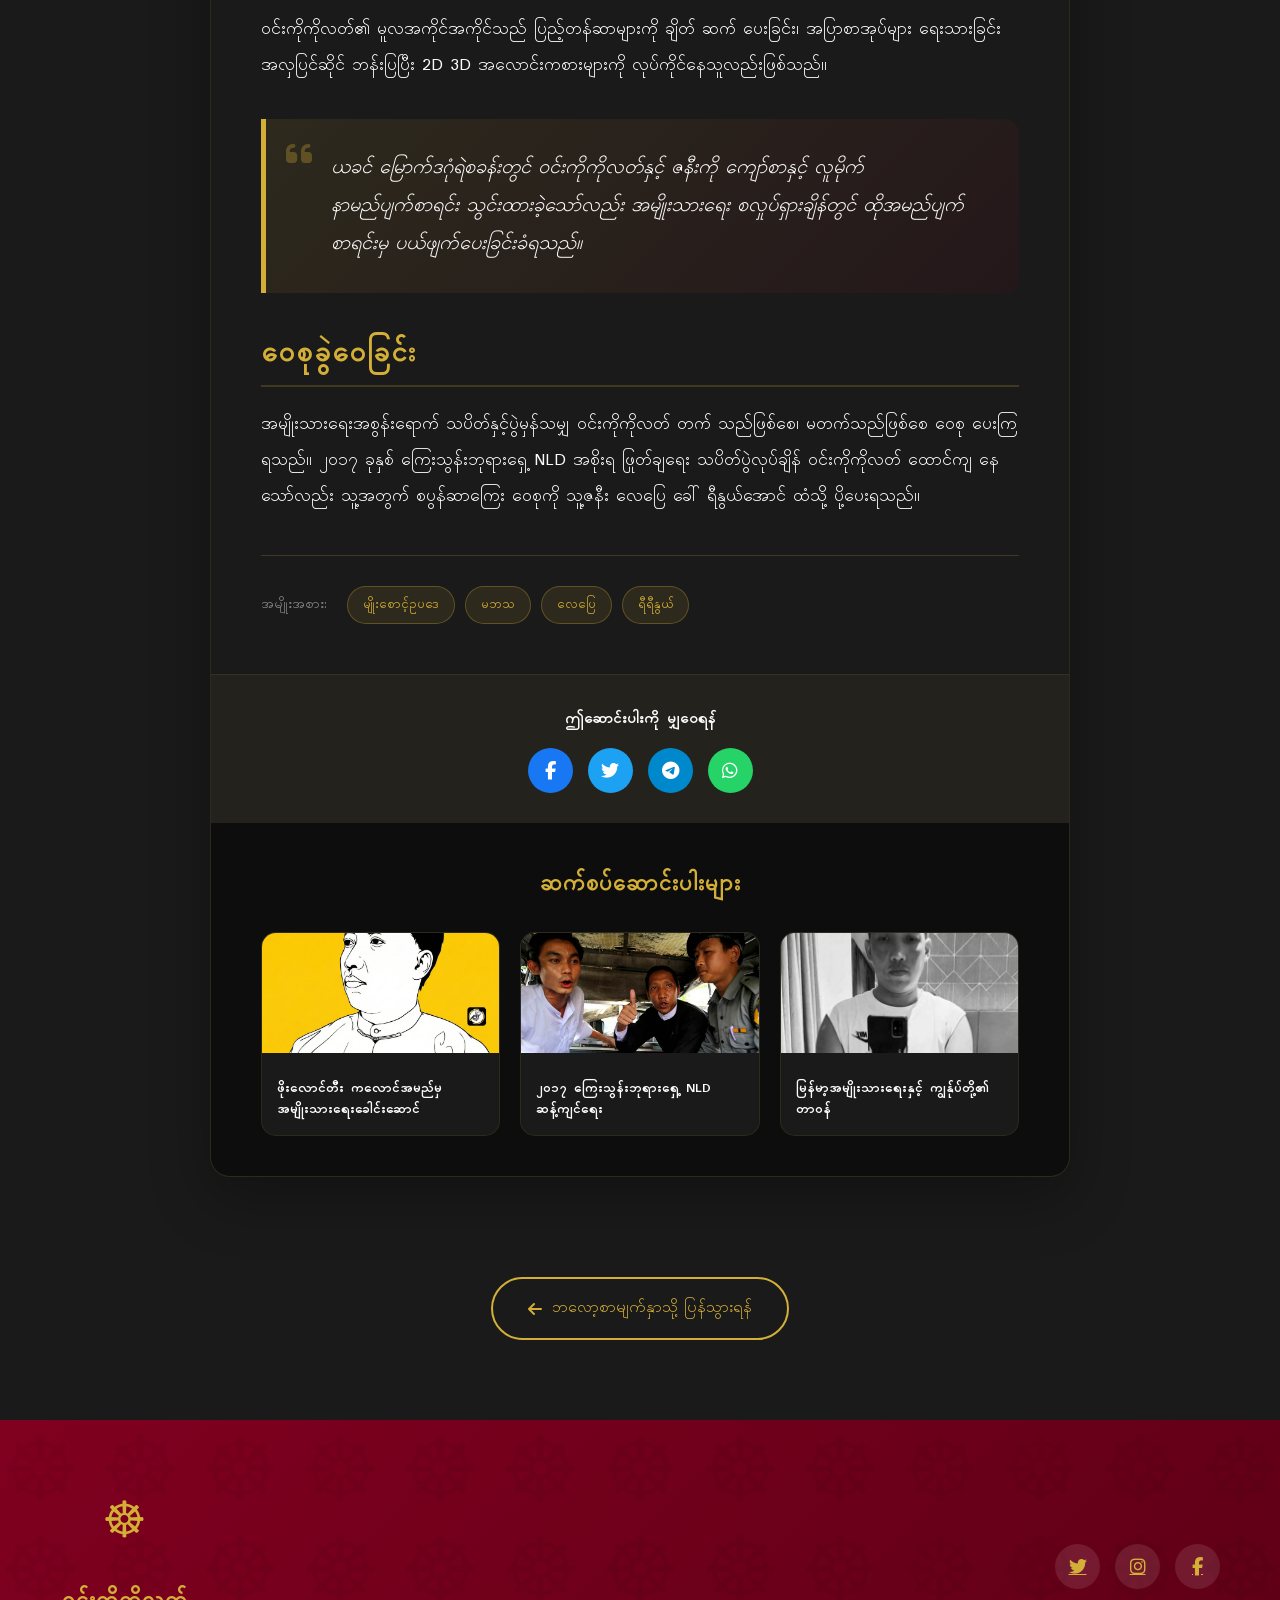
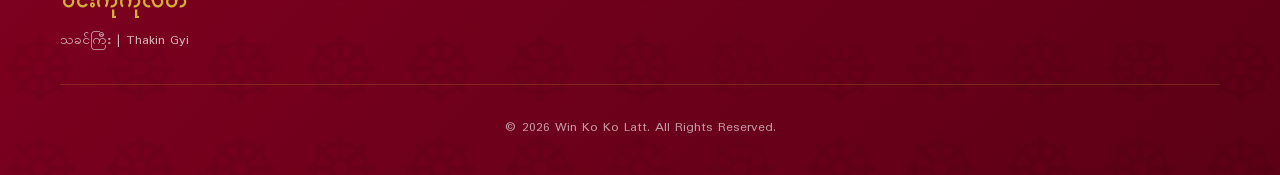
<file: blog/myo-saung-law-support.html>
<!DOCTYPE html>
<html lang="my">
<head>
    <meta charset="UTF-8">
    <meta name="viewport" content="width=device-width, initial-scale=1.0">
    <title>မျိုးစောင့်ဥပဒေ ထောက်ခံရေး လှုပ်ရှားမှုများ | Win Ko Ko Latt</title>
    <meta name="description" content="တစ်လင်တစ်ယား မျိုးစောင့်ဥပဒေကို ထောက်ခံသော မယား ၄ ဦးရှိသူ - ဝင်းကိုကိုလတ်၏ လှုပ်ရှားမှုများ">
    
    <!-- Open Graph / Facebook / Messenger -->
    <meta property="og:type" content="article">
    <meta property="og:title" content="မျိုးစောင့်ဥပဒေ ထောက်ခံရေး လှုပ်ရှားမှုများ">
    <meta property="og:description" content="တစ်လင်တစ်ယား မျိုးစောင့်ဥပဒေကို ထောက်ခံသော မယား ၄ ဦးရှိသူ - ဝင်းကိုကိုလတ်">
    <meta property="og:image" content="https://winkokolatt.me/images/IMG_5518.JPG">
    <meta property="og:image:secure_url" content="https://winkokolatt.me/images/IMG_5518.JPG">
    <meta property="og:image:type" content="image/jpeg">
    <meta property="og:image:width" content="1200">
    <meta property="og:image:height" content="630">
    <meta property="og:url" content="https://winkokolatt.me/blog/myo-saung-law-support.html">
    <meta property="og:site_name" content="Win Ko Ko Latt Official Website">
    <meta itemprop="image" content="https://winkokolatt.me/images/IMG_5518.JPG">
    
    <!-- Fonts & Styles -->
    <link href="https://fonts.googleapis.com/css2?family=Cinzel:wght@400;600;700&family=Padauk:wght@400;700&display=swap" rel="stylesheet">
    <link rel="stylesheet" href="https://cdnjs.cloudflare.com/ajax/libs/font-awesome/6.5.1/css/all.min.css">
    <link rel="stylesheet" href="../css/style.css">
    <link rel="stylesheet" href="../css/blog-post.css">
    <link rel="icon" type="image/jpeg" href="../images/webprofilepicture-optimized.jpg">
</head>
<body>
    <!-- Navigation -->
    <nav class="navbar scrolled" id="navbar">
        <div class="nav-container">
            <a href="../index.html" class="nav-logo">
                <span class="logo-icon">☸</span>
                <span class="logo-text">သခင်ကြီး</span>
            </a>
            <div class="nav-menu" id="nav-menu">
                <a href="../index.html#home" class="nav-link">ပင်မစာမျက်နှာ</a>
                <a href="../index.html#about" class="nav-link">အကြောင်း</a>
                <a href="../index.html#journey" class="nav-link">ခရီးစဉ်</a>
                <a href="../index.html#blog" class="nav-link active">ဘလော့</a>
                <a href="../index.html#gallery" class="nav-link">ဓာတ်ပုံများ</a>
                <a href="../index.html#contact" class="nav-link">ဆက်သွယ်ရန်</a>
            </div>
            <div class="nav-toggle" id="nav-toggle">
                <span></span>
                <span></span>
                <span></span>
            </div>
        </div>
    </nav>

    <!-- Blog Post Hero -->
    <section class="blog-post-hero" style="background-image: linear-gradient(rgba(0,0,0,0.7), rgba(0,0,0,0.8)), url('../images/IMG_5518.JPG');">
        <div class="blog-post-hero-overlay"></div>
        <div class="blog-post-hero-content">
            <div class="blog-post-category">မဘသ</div>
            <h1 class="blog-post-title">မျိုးစောင့်ဥပဒေ ထောက်ခံရေး လှုပ်ရှားမှုများ</h1>
            <div class="blog-post-meta">
                <span><i class="far fa-calendar-alt"></i> ၂၀၁၅ - ၂၀၁၆</span>
                <span><i class="far fa-user"></i> သခင်ကြီး</span>
                <span><i class="far fa-clock"></i> ၈ မိနစ် ဖတ်ရန်</span>
            </div>
        </div>
    </section>

    <!-- Blog Post Content -->
    <article class="blog-post-container">
        <div class="blog-post-content">
            <div class="blog-post-featured-image">
                <img src="../images/IMG_5518.JPG" alt="မျိုးစောင့်ဥပဒေ ထောက်ခံပွဲ">
                <p class="image-caption">မျိုးစောင့်ဥပဒေ ထောက်ခံရေး ဆန္ဒပြပွဲ မြင်ကွင်း</p>
            </div>

            <div class="article-body">
                <p class="lead-paragraph">
                    ဝင်းကိုကိုလတ်သည် တစ်လင်တစ်ယား ဖြစ်စေရန် ရည်ရွယ်ပြဋ္ဌာန်းထားသော မျိုးစောင့်ဥပဒေ ကို ထောက်ခံပွဲများ ဦးဆောင်ကျင်းပခဲ့သော်လည်း ၎င်းကိုယ်တိုင်က တစ်လင်တစ်မယား စနစ်ကို မလိုက်နာဘဲ မိန်းမ ၄ ဦးယူခဲ့သည်။
                </p>

                <h2>မျိုးစောင့်ဥပဒေဆိုသည်မှာ</h2>
                
                <p>
                    မျိုးစောင့်ဥပဒေများသည် ၂၀၁၅ ခုနှစ်တွင် ပြဋ္ဌာန်းခဲ့သော ဥပဒေများဖြစ်ပြီး အမျိုး၊ ဘာသာ၊ သာသနာ ကာကွယ်ရေးအတွက် ရည်ရွယ်သည်ဟု ဆိုကြသည်။ ဝင်းကိုကိုလတ်သည် ဤဥပဒေများကို အပြင်းအထန် ထောက်ခံခဲ့သူတစ်ဦးဖြစ်သည်။
                </p>

                <div class="warning-box">
                    <div class="warning-box-icon"><i class="fas fa-exclamation-triangle"></i></div>
                    <div class="warning-box-content">
                        <h4>စိတ်ဝင်စားဖွယ် အချက်</h4>
                        <p>တစ်လင်တစ်ယား မျိုးစောင့်ဥပဒေကို ထောက်ခံသော ဝင်းကိုကိုလတ်သည် မိန်းမ ၄ ဦးကို ပေါင်းသင်းခဲ့သည်။</p>
                    </div>
                </div>

                <h2>ဇနီးများအကြောင်း</h2>

                <p>
                    စွေစောင်း(ခ) ဝင်းကိုကိုလတ်သည် အမျိုးသားရေး အစွန်းရောက်လှုပ်ရှားမှုများ အစပျိုးချိန်တွင် အစွန်းရောက် အမျိုးသားရေး လှုပ်ရှားသူ "မွန်မင်းသမီး" ဟု မိမိကိုယ်ကို သုံးနှုန်းနေသူနှင့် ပေါင်းသင်းခဲ့ကာ မအောင်မြင်ချိန်ကာ အဆိုပါ အမျိုးသမီး၏ ထောက်ပံ့ငွေများဖြင့် နေထိုင်စားသောက်ခဲ့သည်။
                </p>

                <p>
                    ထို့နောက် မွန်မင်းသမီးနှင့် ကွဲကွာခဲ့ပြီး ယခုလက်ရှိ ပေါင်းသင်းနေသော <strong>လေပြေ ခေါ် ရီရီနွယ်</strong>အပါအဝင် မယား ၄ ဦးကို ပေါင်းသင်းခဲ့သည်။
                </p>

                <div class="info-box">
                    <div class="info-box-icon"><i class="fas fa-user-friends"></i></div>
                    <div class="info-box-content">
                        <h4>လက်ရှိဇနီး လေပြေ(ခ) ရီရီနွယ်အကြောင်း</h4>
                        <p>လက်ရှိ ဇနီးယား လေပြေခေါ် ရီရီနွယ် သည် ခင်ပွန်း ၄ ဦးပြောင်းခဲ့ပြီး ဝင်းကိုကို လတ်သည် နောက်ဆုံးခင်ပွန်းဖြစ်သည်။</p>
                    </div>
                </div>

                <h2>ရီရီနွယ်၏ ယခင်ခင်ပွန်းများ</h2>

                <ul class="styled-list">
                    <li><strong>ပထမခင်ပွန်း:</strong> မြောက်ဒဂုံတွင် ရဲတစ်ဦး</li>
                    <li><strong>ဒုတိယခင်ပွန်း:</strong> စစ်မှုထမ်းဟောင်း တစ်ဦး</li>
                    <li><strong>တတိယခင်ပွန်း:</strong> ဒုတိယခင်ပွန်း၏ ဖခင်</li>
                    <li><strong>စတုတ္ထခင်ပွန်း:</strong> ဝင်းကိုကိုလတ်(ခ) စွေစောင်း (လက်ရှိ)</li>
                </ul>

                <figure class="article-image">
                    <img src="../images/FB_IMG_1769003467445.jpg" alt="မျိုးစောင့်ဥပဒေ လှုပ်ရှားမှု">
                    <figcaption>အမျိုးသားရေး လှုပ်ရှားမှုများတွင် ပါဝင်ခဲ့စဉ်</figcaption>
                </figure>

                <h2>အခြားလုပ်ငန်းများ</h2>

                <p>
                    ဝင်းကိုကိုလတ်၏ မူလအကိုင်အကိုင်သည် ပြည့်တန်ဆာများကို ချိတ် ဆက် ပေးခြင်း၊ အပြာစာအုပ်များ ရေးသားခြင်း အလှပြင်ဆိုင် ဘန်းပြပြီး 2D 3D အလောင်းကစားများကို လုပ်ကိုင်နေသူလည်းဖြစ်သည်။
                </p>

                <div class="quote-block">
                    <i class="fas fa-quote-left"></i>
                    <blockquote>
                        ယခင် မြောက်ဒဂုံရဲစခန်းတွင် ဝင်းကိုကိုလတ်နှင့် ဇနီးကို ကျော်စာနှင့် လူမိုက်နာမည်ပျက်စာရင်း သွင်းထားခဲ့သော်လည်း အမျိုးသားရေး စလှုပ်ရှားချိန်တွင် ထိုအမည်ပျက်စာရင်းမှ ပယ်ဖျက်ပေးခြင်းခံရသည်။
                    </blockquote>
                </div>

                <h2>ဝေစုခွဲဝေခြင်း</h2>

                <p>
                    အမျိုးသားရေးအစွန်းရောက် သပိတ်နှင့်ပွဲမှန်သမျှ ဝင်းကိုကိုလတ် တက် သည်ဖြစ်စေ၊ မတက်သည်ဖြစ်စေ ဝေစု ပေးကြရသည်။ ၂၀၁၇ ခုနှစ် ကြေးသွန်းဘုရားရှေ့ NLD အစိုးရ ဖြုတ်ချရေး သပိတ်ပွဲလုပ်ချိန် ဝင်းကိုကိုလတ် ထောင်ကျ နေသော်လည်း သူ့အတွက် စပွန်ဆာကြေး ဝေစုကို သူ့ဇနီး လေပြေ ခေါ် ရီနွယ်အောင် ထံသို့ ပို့ပေးရသည်။
                </p>

                <!-- Tags -->
                <div class="article-tags">
                    <span class="tag-label">အမျိုးအစား:</span>
                    <a href="#" class="article-tag">မျိုးစောင့်ဥပဒေ</a>
                    <a href="#" class="article-tag">မဘသ</a>
                    <a href="#" class="article-tag">လေပြေ</a>
                    <a href="#" class="article-tag">ရီရီနွယ်</a>
                </div>
            </div>

            <!-- Share Buttons -->
            <div class="share-section">
                <h4>ဤဆောင်းပါးကို မျှဝေရန်</h4>
                <div class="share-buttons">
                    <a href="#" class="share-btn facebook"><i class="fab fa-facebook-f"></i></a>
                    <a href="#" class="share-btn twitter"><i class="fab fa-twitter"></i></a>
                    <a href="#" class="share-btn telegram"><i class="fab fa-telegram-plane"></i></a>
                    <a href="#" class="share-btn whatsapp"><i class="fab fa-whatsapp"></i></a>
                </div>
            </div>

            <!-- Related Posts -->
            <div class="related-posts">
                <h3>ဆက်စပ်ဆောင်းပါးများ</h3>
                <div class="related-posts-grid">
                    <a href="phoe-laung-tee-to-nationalist.html" class="related-post-card">
                        <img src="../images/webprofilepicture-optimized.jpg" alt="ဖိုးလောင်တီး">
                        <h4>ဖိုးလောင်တီး ကလောင်အမည်မှ အမျိုးသားရေးခေါင်းဆောင်</h4>
                    </a>
                    <a href="2017-nld-protest.html" class="related-post-card">
                        <img src="../images/01_win_ko_ko_latt_court_2017.jpg" alt="၂၀၁၇ သပိတ်">
                        <h4>၂၀၁၇ ကြေးသွန်းဘုရားရှေ့ NLD ဆန့်ကျင်ရေး</h4>
                    </a>
                    <a href="nationalist-movement.html" class="related-post-card">
                        <img src="../images/FB_IMG_1769003455770.jpg" alt="အမျိုးသားရေး">
                        <h4>မြန်မာ့အမျိုးသားရေးနှင့် ကျွန်ုပ်တို့၏ တာဝန်</h4>
                    </a>
                </div>
            </div>
        </div>
    </article>

    <!-- Back to Blog -->
    <div class="back-to-blog">
        <a href="../index.html#blog" class="btn btn-secondary">
            <i class="fas fa-arrow-left"></i>
            ဘလော့စာမျက်နှာသို့ ပြန်သွားရန်
        </a>
    </div>

    <!-- Footer -->
    <footer class="footer">
        <div class="footer-pattern"></div>
        <div class="container">
            <div class="footer-content">
                <div class="footer-brand">
                    <span class="footer-logo">☸</span>
                    <h3>ဝင်းကိုကိုလတ်</h3>
                    <p>သခင်ကြီး | Thakin Gyi</p>
                </div>
                <div class="footer-social">
                    <a href="https://x.com/Win_Ko_Ko_Latt" target="_blank"><i class="fab fa-twitter"></i></a>
                    <a href="https://www.instagram.com/win_ko_ko_latt/" target="_blank"><i class="fab fa-instagram"></i></a>
                    <a href="https://www.facebook.com/winkokolatt" target="_blank"><i class="fab fa-facebook-f"></i></a>
                </div>
            </div>
            <div class="footer-bottom">
                <p>&copy; 2026 Win Ko Ko Latt. All Rights Reserved.</p>
            </div>
        </div>
    </footer>

    <button class="back-to-top" id="back-to-top"><i class="fas fa-chevron-up"></i></button>
    <script src="../js/script.js"></script>
</body>
</html>
</file>
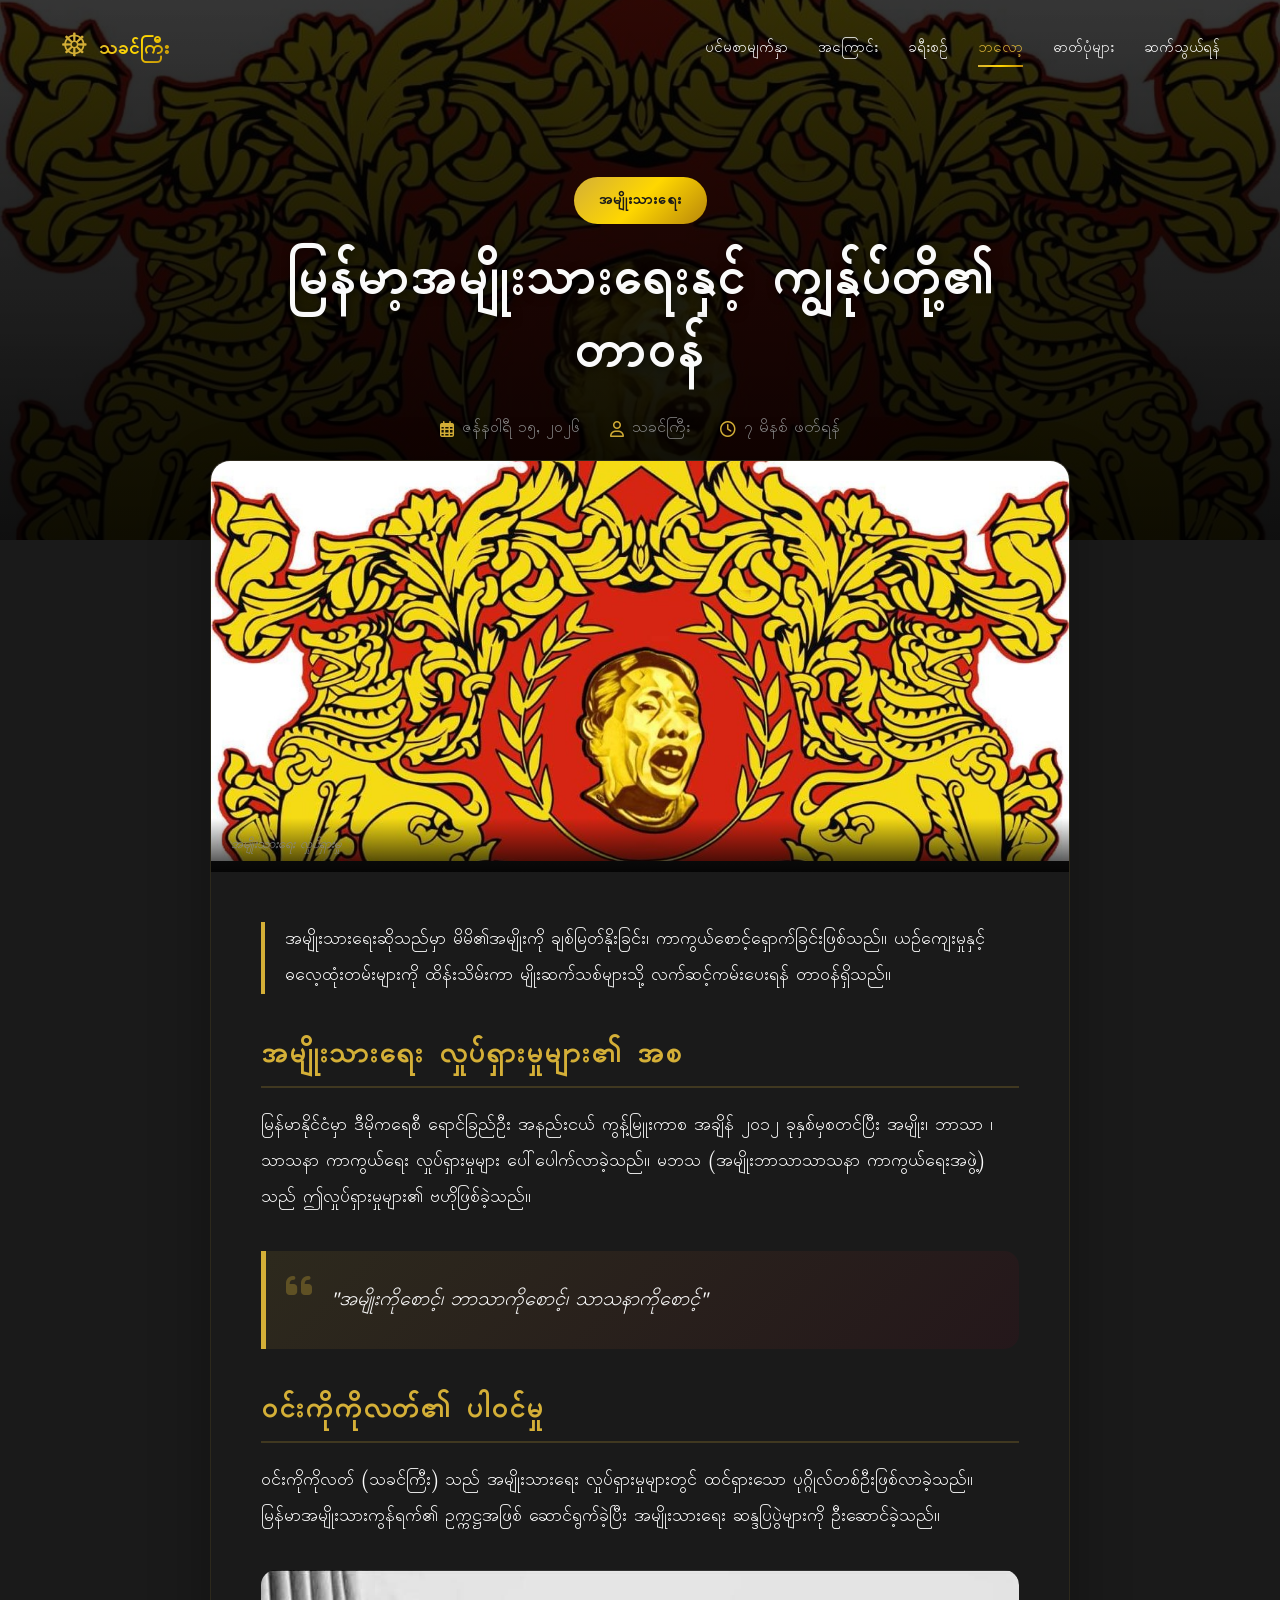
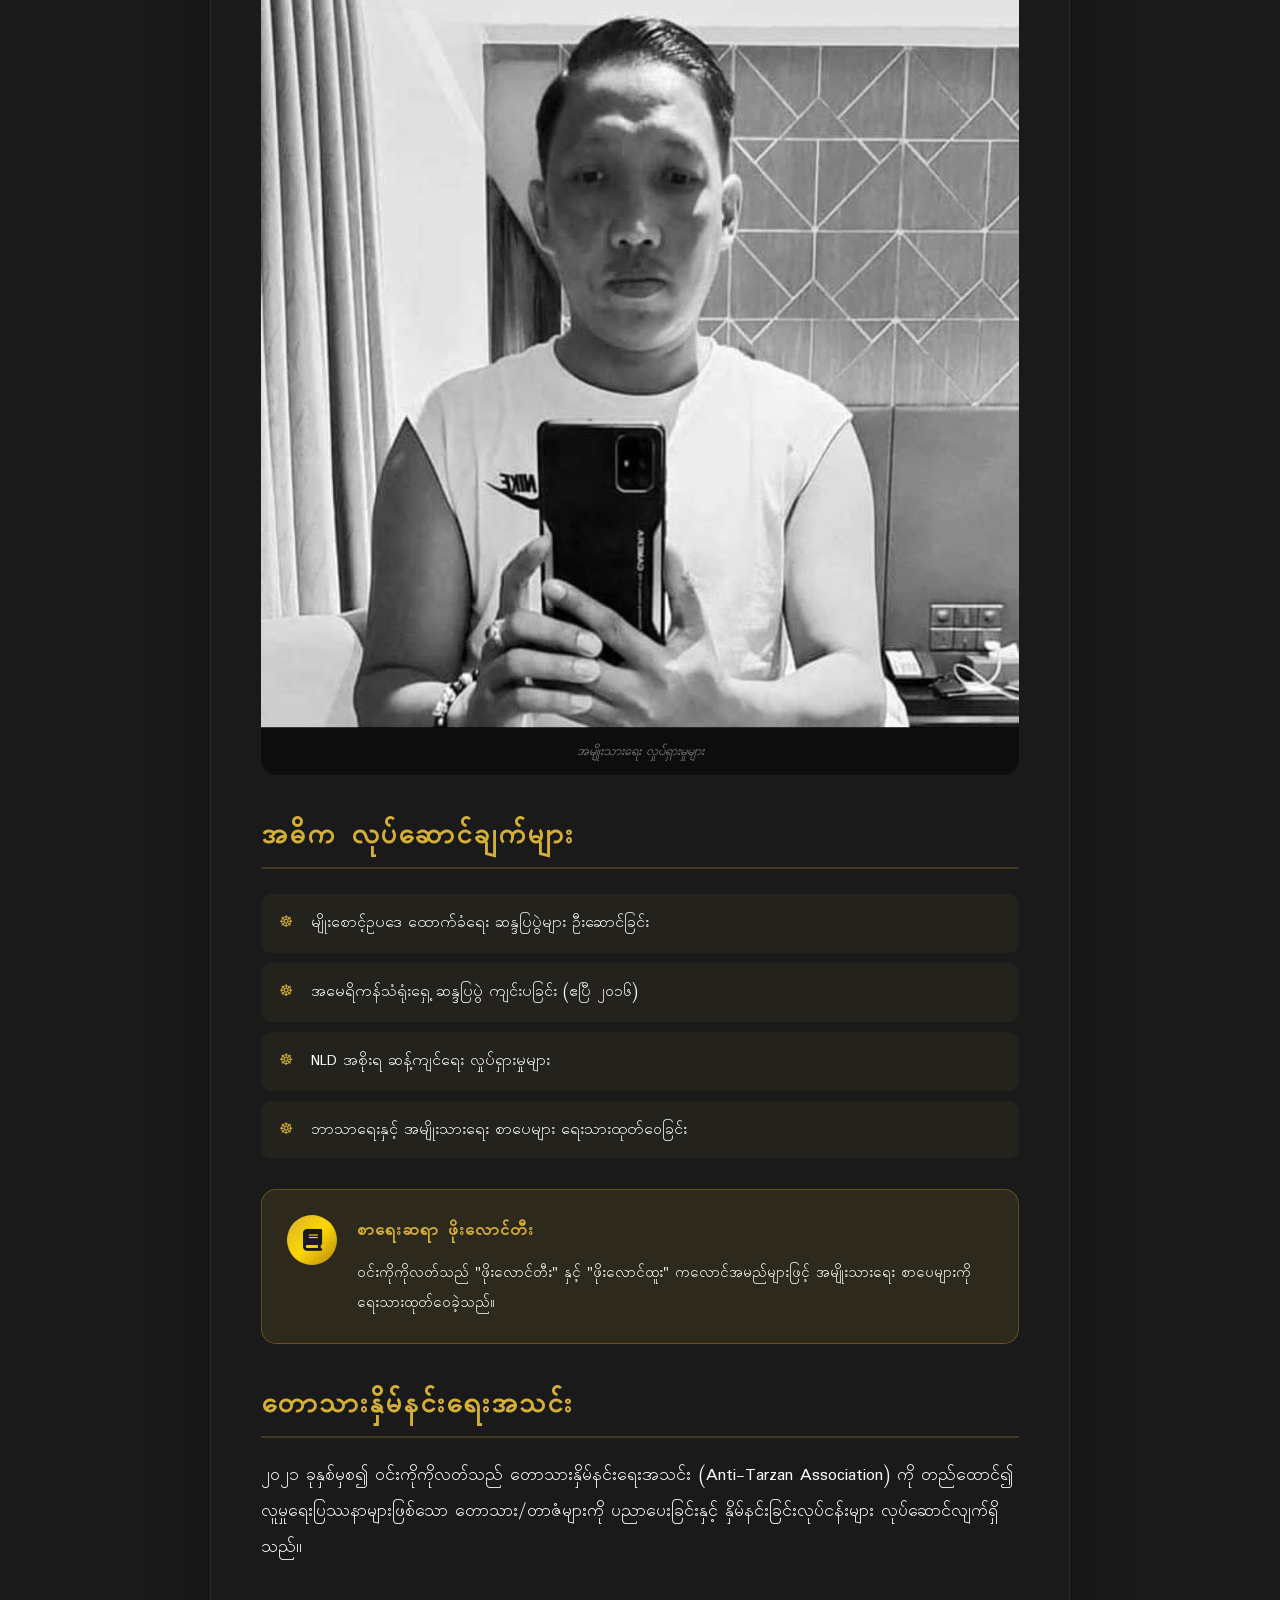
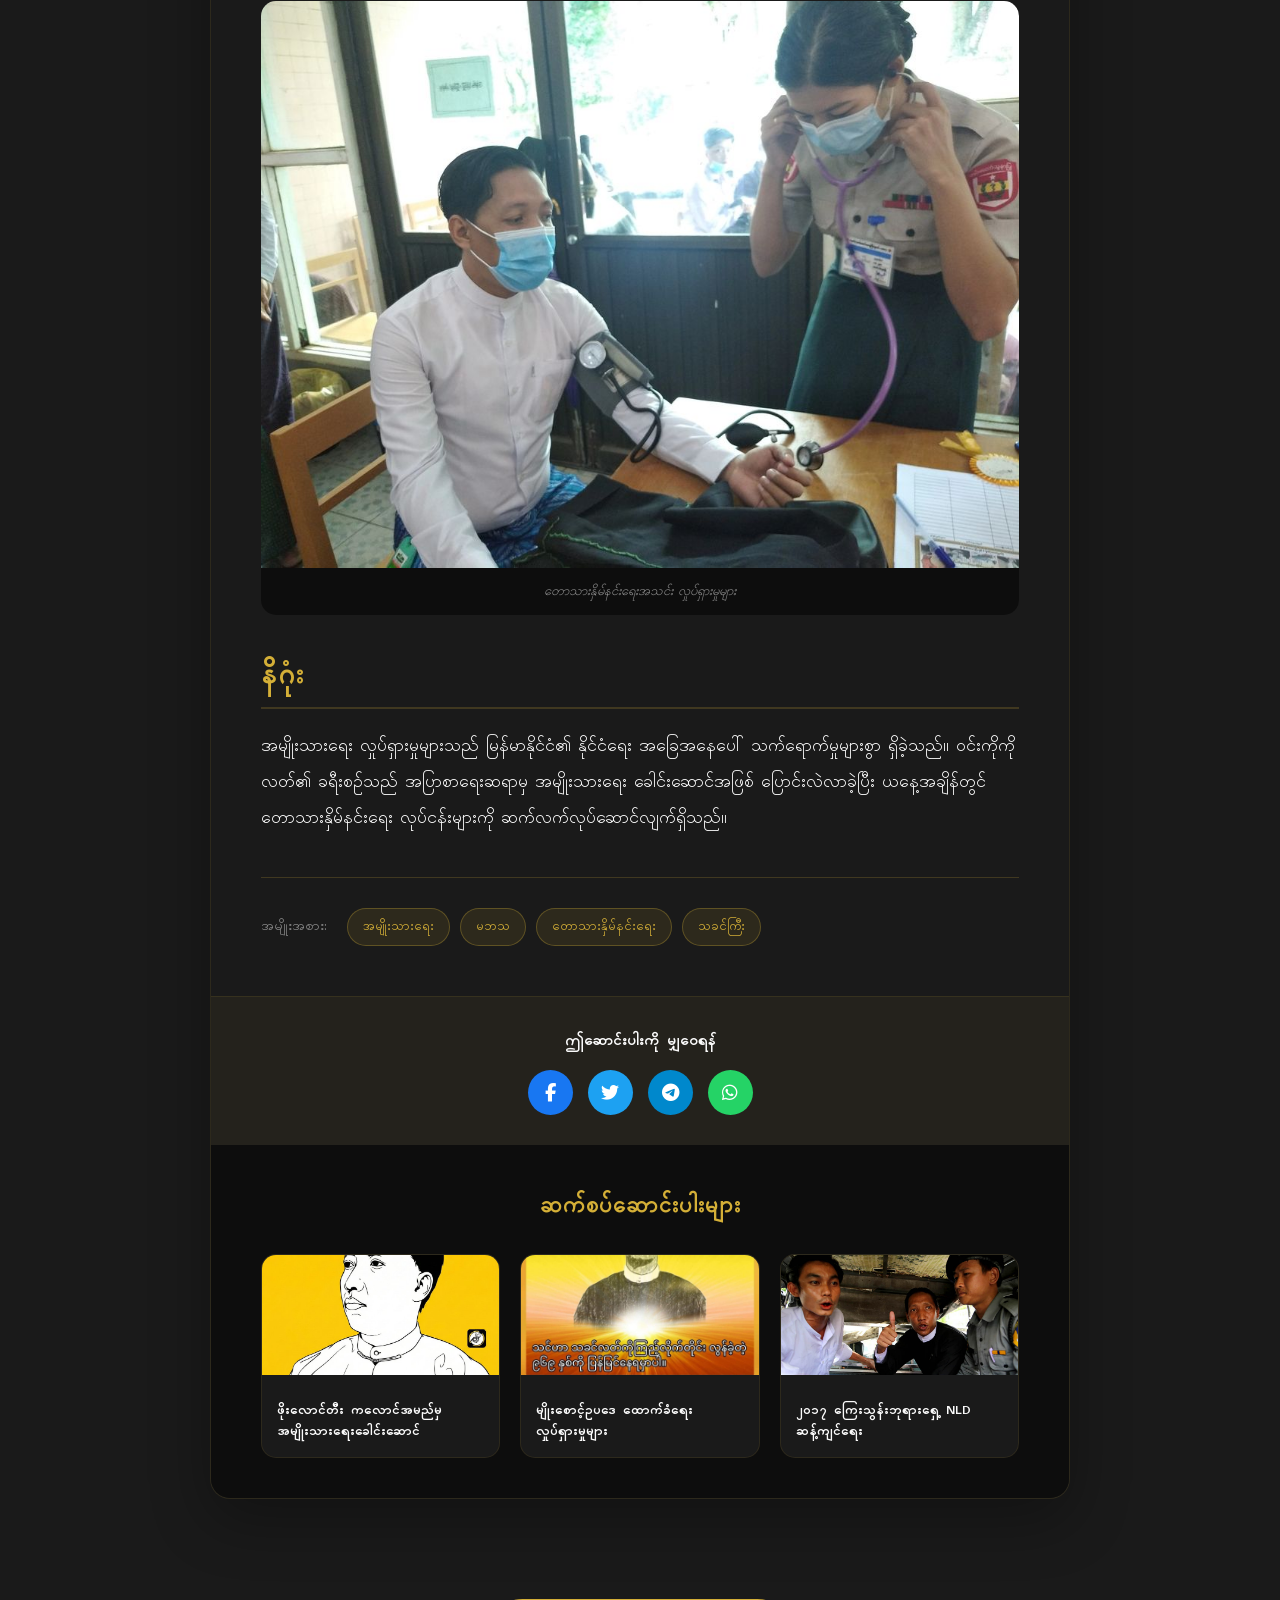
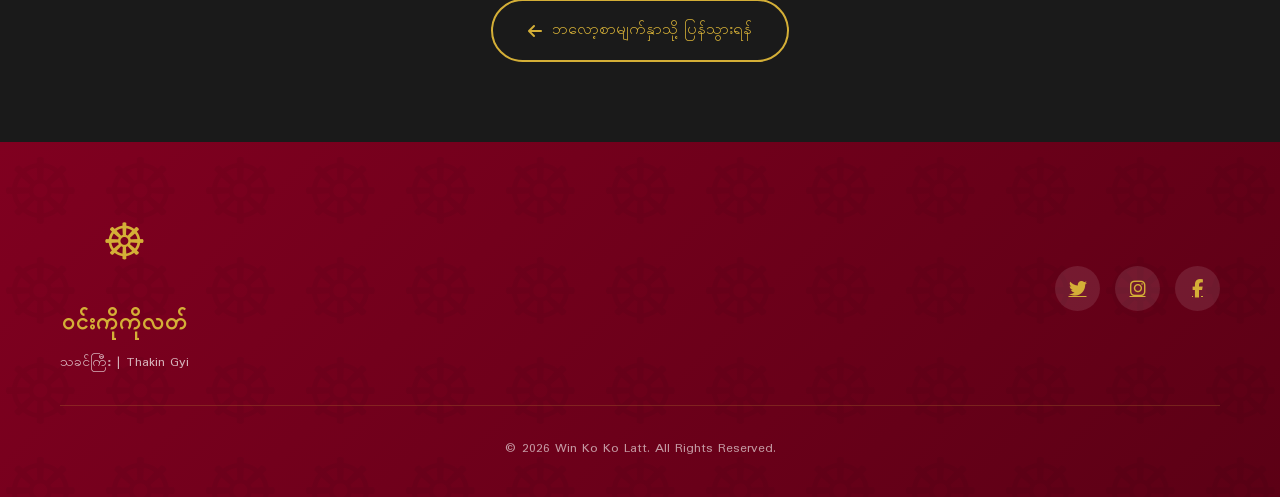
<file: blog/nationalist-movement.html>
<!DOCTYPE html>
<html lang="my">
<head>
    <meta charset="UTF-8">
    <meta name="viewport" content="width=device-width, initial-scale=1.0">
    <title>မြန်မာ့အမျိုးသားရေးနှင့် ကျွန်ုပ်တို့၏ တာဝန် | Win Ko Ko Latt</title>
    <meta name="description" content="အမျိုးသားရေးဆိုသည်မှာ မိမိ၏အမျိုးကို ချစ်မြတ်နိုးခြင်း၊ ကာကွယ်စောင့်ရှောက်ခြင်းဖြစ်သည်">
    
    <!-- Open Graph / Facebook / Messenger -->
    <meta property="og:type" content="article">
    <meta property="og:title" content="မြန်မာ့အမျိုးသားရေးနှင့် ကျွန်ုပ်တို့၏ တာဝန်">
    <meta property="og:description" content="အမျိုးသားရေးဆိုသည်မှာ မိမိ၏အမျိုးကို ချစ်မြတ်နိုးခြင်း">
    <meta property="og:image" content="https://winkokolatt.me/images/IMG_6483.JPG">
    <meta property="og:image:secure_url" content="https://winkokolatt.me/images/IMG_6483.JPG">
    <meta property="og:image:type" content="image/jpeg">
    <meta property="og:image:width" content="1200">
    <meta property="og:image:height" content="630">
    <meta property="og:url" content="https://winkokolatt.me/blog/nationalist-movement.html">
    <meta property="og:site_name" content="Win Ko Ko Latt Official Website">
    <meta itemprop="image" content="https://winkokolatt.me/images/IMG_6483.JPG">
    
    <link href="https://fonts.googleapis.com/css2?family=Cinzel:wght@400;600;700&family=Padauk:wght@400;700&display=swap" rel="stylesheet">
    <link rel="stylesheet" href="https://cdnjs.cloudflare.com/ajax/libs/font-awesome/6.5.1/css/all.min.css">
    <link rel="stylesheet" href="../css/style.css">
    <link rel="stylesheet" href="../css/blog-post.css">
    <link rel="icon" type="image/jpeg" href="../images/webprofilepicture-optimized.jpg">
</head>
<body>
    <!-- Navigation -->
    <nav class="navbar scrolled" id="navbar">
        <div class="nav-container">
            <a href="../index.html" class="nav-logo">
                <span class="logo-icon">☸</span>
                <span class="logo-text">သခင်ကြီး</span>
            </a>
            <div class="nav-menu" id="nav-menu">
                <a href="../index.html#home" class="nav-link">ပင်မစာမျက်နှာ</a>
                <a href="../index.html#about" class="nav-link">အကြောင်း</a>
                <a href="../index.html#journey" class="nav-link">ခရီးစဉ်</a>
                <a href="../index.html#blog" class="nav-link active">ဘလော့</a>
                <a href="../index.html#gallery" class="nav-link">ဓာတ်ပုံများ</a>
                <a href="../index.html#contact" class="nav-link">ဆက်သွယ်ရန်</a>
            </div>
            <div class="nav-toggle" id="nav-toggle">
                <span></span>
                <span></span>
                <span></span>
            </div>
        </div>
    </nav>

    <!-- Blog Post Hero -->
    <section class="blog-post-hero" style="background-image: linear-gradient(rgba(0,0,0,0.7), rgba(0,0,0,0.8)), url('../images/IMG_6483.JPG');">
        <div class="blog-post-hero-overlay"></div>
        <div class="blog-post-hero-content">
            <div class="blog-post-category">အမျိုးသားရေး</div>
            <h1 class="blog-post-title">မြန်မာ့အမျိုးသားရေးနှင့် ကျွန်ုပ်တို့၏ တာဝန်</h1>
            <div class="blog-post-meta">
                <span><i class="far fa-calendar-alt"></i> ဇန်နဝါရီ ၁၅, ၂၀၂၆</span>
                <span><i class="far fa-user"></i> သခင်ကြီး</span>
                <span><i class="far fa-clock"></i> ၇ မိနစ် ဖတ်ရန်</span>
            </div>
        </div>
    </section>

    <!-- Blog Post Content -->
    <article class="blog-post-container">
        <div class="blog-post-content">
            <div class="blog-post-featured-image">
                <img src="../images/IMG_6483.JPG" alt="အမျိုးသားရေး">
                <p class="image-caption">အမျိုးသားရေး လှုပ်ရှားမှု</p>
            </div>

            <div class="article-body">
                <p class="lead-paragraph">
                    အမျိုးသားရေးဆိုသည်မှာ မိမိ၏အမျိုးကို ချစ်မြတ်နိုးခြင်း၊ ကာကွယ်စောင့်ရှောက်ခြင်းဖြစ်သည်။ ယဉ်ကျေးမှုနှင့် ဓလေ့ထုံးတမ်းများကို ထိန်းသိမ်းကာ မျိုးဆက်သစ်များသို့ လက်ဆင့်ကမ်းပေးရန် တာဝန်ရှိသည်။
                </p>

                <h2>အမျိုးသားရေး လှုပ်ရှားမှုများ၏ အစ</h2>
                
                <p>
                    မြန်မာနိုင်ငံမှာ ဒီမိုကရေစီ ရောင်ခြည်ဦး အနည်းငယ် ကွန့်မြူးကာစ အချိန် ၂၀၁၂ ခုနှစ်မှစတင်ပြီး အမျိုး၊ ဘာသာ ၊ သာသနာ ကာကွယ်ရေး လှုပ်ရှားမှုများ ပေါ်ပေါက်လာခဲ့သည်။ မဘသ (အမျိုးဘာသာသာသနာ ကာကွယ်ရေးအဖွဲ့) သည် ဤလှုပ်ရှားမှုများ၏ ဗဟိုဖြစ်ခဲ့သည်။
                </p>

                <div class="quote-block">
                    <i class="fas fa-quote-left"></i>
                    <blockquote>
                        "အမျိုးကိုစောင့်၊ ဘာသာကိုစောင့်၊ သာသနာကိုစောင့်"
                    </blockquote>
                </div>

                <h2>ဝင်းကိုကိုလတ်၏ ပါဝင်မှု</h2>

                <p>
                    ဝင်းကိုကိုလတ် (သခင်ကြီး) သည် အမျိုးသားရေး လှုပ်ရှားမှုများတွင် ထင်ရှားသော ပုဂ္ဂိုလ်တစ်ဦးဖြစ်လာခဲ့သည်။ မြန်မာအမျိုးသားကွန်ရက်၏ ဥက္ကဋ္ဌအဖြစ် ဆောင်ရွက်ခဲ့ပြီး အမျိုးသားရေး ဆန္ဒပြပွဲများကို ဦးဆောင်ခဲ့သည်။
                </p>

                <figure class="article-image">
                    <img src="../images/FB_IMG_1769003455770.jpg" alt="အမျိုးသားရေး လှုပ်ရှားမှု">
                    <figcaption>အမျိုးသားရေး လှုပ်ရှားမှုများ</figcaption>
                </figure>

                <h2>အဓိက လုပ်ဆောင်ချက်များ</h2>

                <ul class="styled-list">
                    <li>မျိုးစောင့်ဥပဒေ ထောက်ခံရေး ဆန္ဒပြပွဲများ ဦးဆောင်ခြင်း</li>
                    <li>အမေရိကန်သံရုံးရှေ့ ဆန္ဒပြပွဲ ကျင်းပခြင်း (ဧပြီ ၂၀၁၆)</li>
                    <li>NLD အစိုးရ ဆန့်ကျင်ရေး လှုပ်ရှားမှုများ</li>
                    <li>ဘာသာရေးနှင့် အမျိုးသားရေး စာပေများ ရေးသားထုတ်ဝေခြင်း</li>
                </ul>

                <div class="info-box">
                    <div class="info-box-icon"><i class="fas fa-book"></i></div>
                    <div class="info-box-content">
                        <h4>စာရေးဆရာ ဖိုးလောင်တီး</h4>
                        <p>ဝင်းကိုကိုလတ်သည် "ဖိုးလောင်တီး" နှင့် "ဖိုးလောင်ထူး" ကလောင်အမည်များဖြင့် အမျိုးသားရေး စာပေများကို ရေးသားထုတ်ဝေခဲ့သည်။</p>
                    </div>
                </div>

                <h2>တောသားနှိမ်နင်းရေးအသင်း</h2>

                <p>
                    ၂၀၂၁ ခုနှစ်မှစ၍ ဝင်းကိုကိုလတ်သည် တောသားနှိမ်နင်းရေးအသင်း (Anti-Tarzan Association) ကို တည်ထောင်၍ လူမှုရေးပြဿနာများဖြစ်သော တောသား/တာဇံများကို ပညာပေးခြင်းနှင့် နှိမ်နင်းခြင်းလုပ်ငန်းများ လုပ်ဆောင်လျက်ရှိသည်။
                </p>

                <figure class="article-image">
                    <img src="../images/IMG_7086.jpg" alt="တောသားနှိမ်နင်းရေး">
                    <figcaption>တောသားနှိမ်နင်းရေးအသင်း လှုပ်ရှားမှုများ</figcaption>
                </figure>

                <h2>နိဂုံး</h2>

                <p>
                    အမျိုးသားရေး လှုပ်ရှားမှုများသည် မြန်မာနိုင်ငံ၏ နိုင်ငံရေး အခြေအနေပေါ် သက်ရောက်မှုများစွာ ရှိခဲ့သည်။ ဝင်းကိုကိုလတ်၏ ခရီးစဉ်သည် အပြာစာရေးဆရာမှ အမျိုးသားရေး ခေါင်းဆောင်အဖြစ် ပြောင်းလဲလာခဲ့ပြီး ယနေ့အချိန်တွင် တောသားနှိမ်နင်းရေး လုပ်ငန်းများကို ဆက်လက်လုပ်ဆောင်လျက်ရှိသည်။
                </p>

                <!-- Tags -->
                <div class="article-tags">
                    <span class="tag-label">အမျိုးအစား:</span>
                    <a href="#" class="article-tag">အမျိုးသားရေး</a>
                    <a href="#" class="article-tag">မဘသ</a>
                    <a href="#" class="article-tag">တောသားနှိမ်နင်းရေး</a>
                    <a href="#" class="article-tag">သခင်ကြီး</a>
                </div>
            </div>

            <!-- Share Buttons -->
            <div class="share-section">
                <h4>ဤဆောင်းပါးကို မျှဝေရန်</h4>
                <div class="share-buttons">
                    <a href="#" class="share-btn facebook"><i class="fab fa-facebook-f"></i></a>
                    <a href="#" class="share-btn twitter"><i class="fab fa-twitter"></i></a>
                    <a href="#" class="share-btn telegram"><i class="fab fa-telegram-plane"></i></a>
                    <a href="#" class="share-btn whatsapp"><i class="fab fa-whatsapp"></i></a>
                </div>
            </div>

            <!-- Related Posts -->
            <div class="related-posts">
                <h3>ဆက်စပ်ဆောင်းပါးများ</h3>
                <div class="related-posts-grid">
                    <a href="phoe-laung-tee-to-nationalist.html" class="related-post-card">
                        <img src="../images/webprofilepicture-optimized.jpg" alt="ဖိုးလောင်တီး">
                        <h4>ဖိုးလောင်တီး ကလောင်အမည်မှ အမျိုးသားရေးခေါင်းဆောင်</h4>
                    </a>
                    <a href="myo-saung-law-support.html" class="related-post-card">
                        <img src="../images/IMG_5518.JPG" alt="မျိုးစောင့်ဥပဒေ">
                        <h4>မျိုးစောင့်ဥပဒေ ထောက်ခံရေး လှုပ်ရှားမှုများ</h4>
                    </a>
                    <a href="2017-nld-protest.html" class="related-post-card">
                        <img src="../images/01_win_ko_ko_latt_court_2017.jpg" alt="၂၀၁၇ သပိတ်">
                        <h4>၂၀၁၇ ကြေးသွန်းဘုရားရှေ့ NLD ဆန့်ကျင်ရေး</h4>
                    </a>
                </div>
            </div>
        </div>
    </article>

    <!-- Back to Blog -->
    <div class="back-to-blog">
        <a href="../index.html#blog" class="btn btn-secondary">
            <i class="fas fa-arrow-left"></i>
            ဘလော့စာမျက်နှာသို့ ပြန်သွားရန်
        </a>
    </div>

    <!-- Footer -->
    <footer class="footer">
        <div class="footer-pattern"></div>
        <div class="container">
            <div class="footer-content">
                <div class="footer-brand">
                    <span class="footer-logo">☸</span>
                    <h3>ဝင်းကိုကိုလတ်</h3>
                    <p>သခင်ကြီး | Thakin Gyi</p>
                </div>
                <div class="footer-social">
                    <a href="https://x.com/Win_Ko_Ko_Latt" target="_blank"><i class="fab fa-twitter"></i></a>
                    <a href="https://www.instagram.com/win_ko_ko_latt/" target="_blank"><i class="fab fa-instagram"></i></a>
                    <a href="https://www.facebook.com/winkokolatt" target="_blank"><i class="fab fa-facebook-f"></i></a>
                </div>
            </div>
            <div class="footer-bottom">
                <p>&copy; 2026 Win Ko Ko Latt. All Rights Reserved.</p>
            </div>
        </div>
    </footer>

    <button class="back-to-top" id="back-to-top"><i class="fas fa-chevron-up"></i></button>
    <script src="../js/script.js"></script>
</body>
</html>
</file>
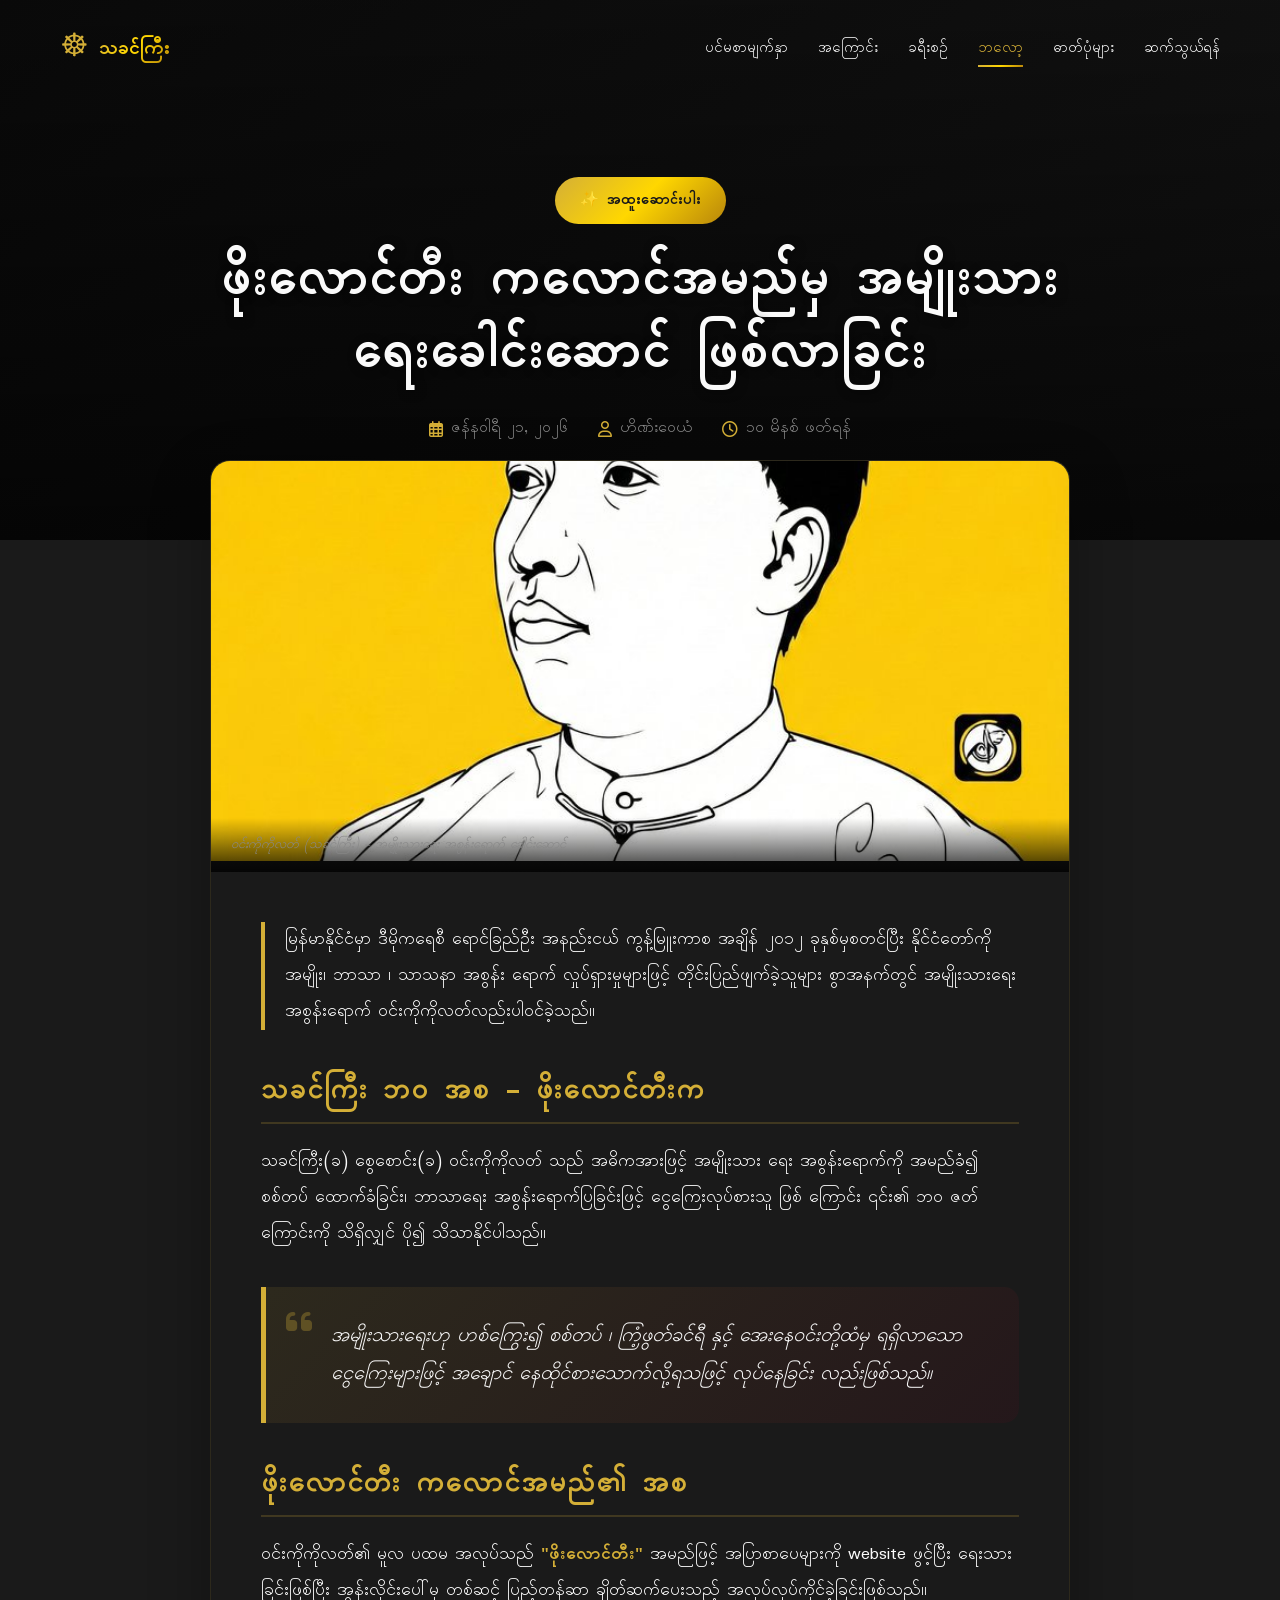
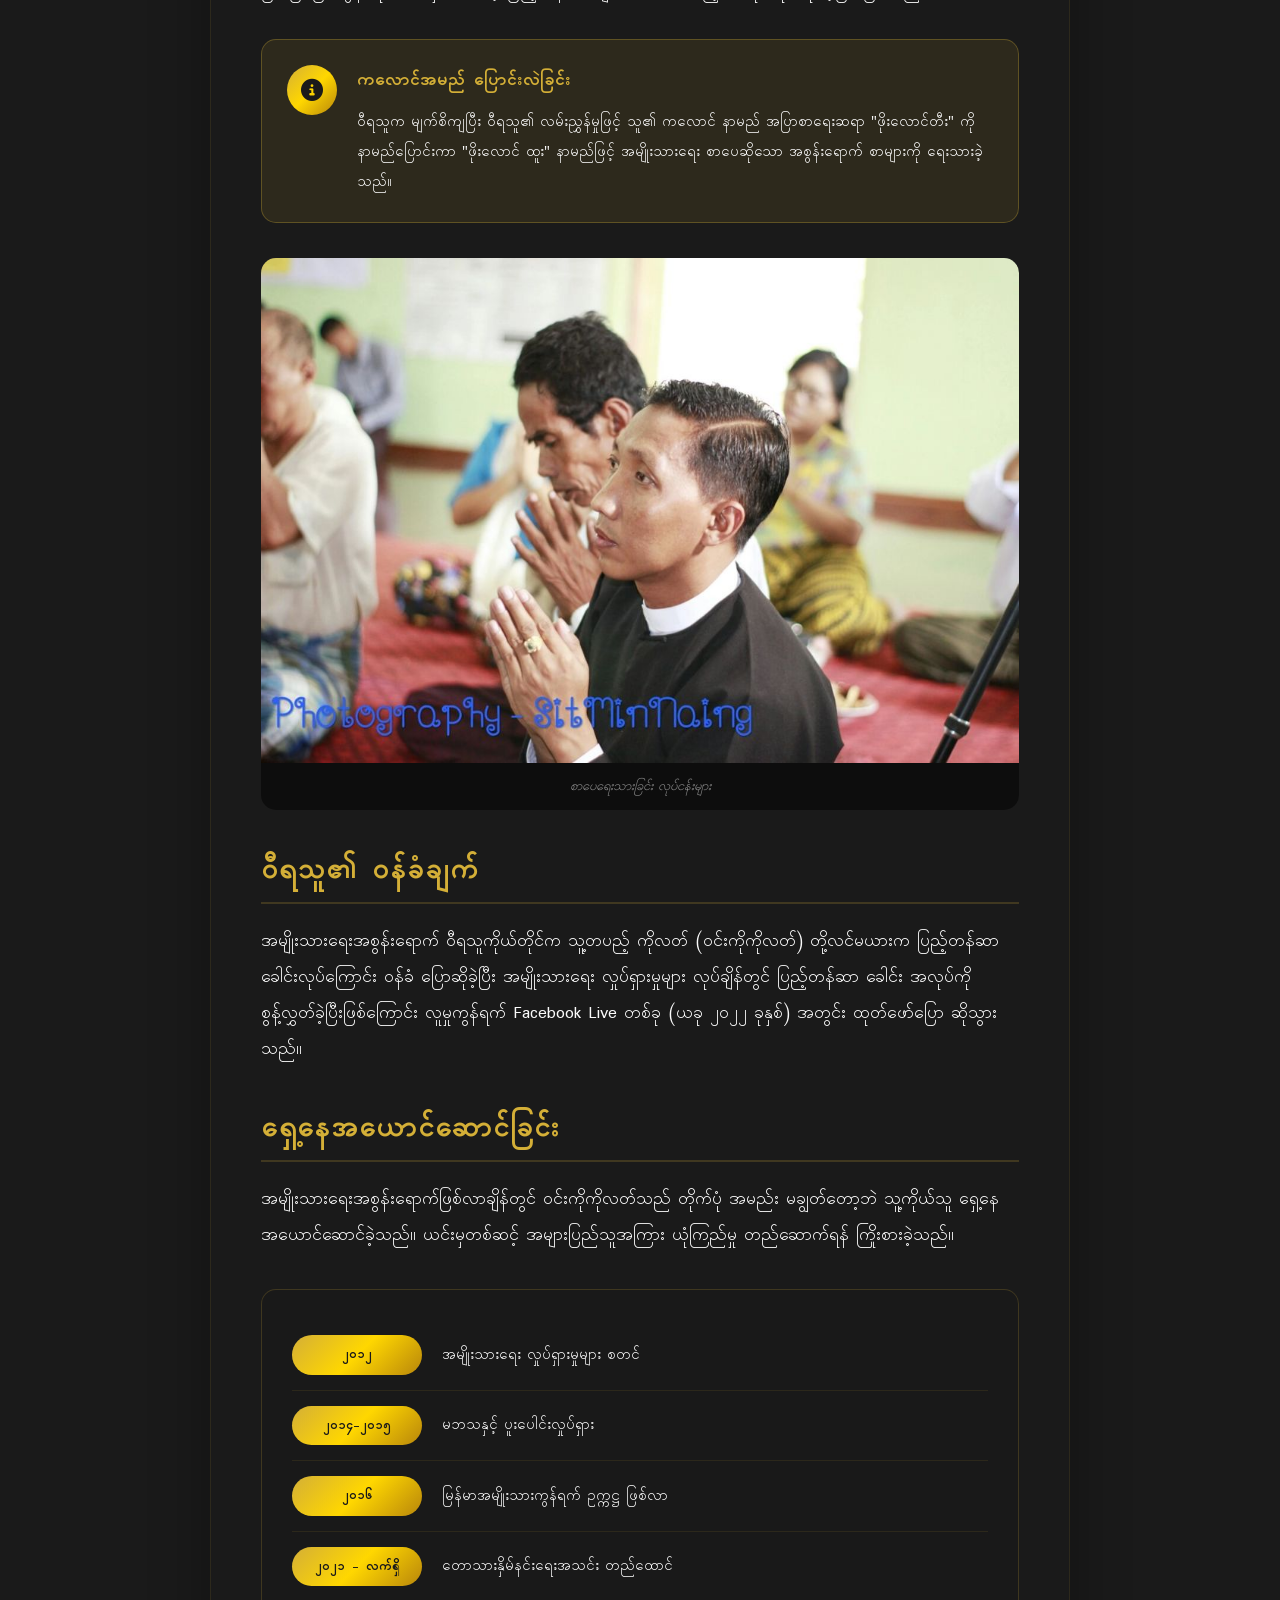
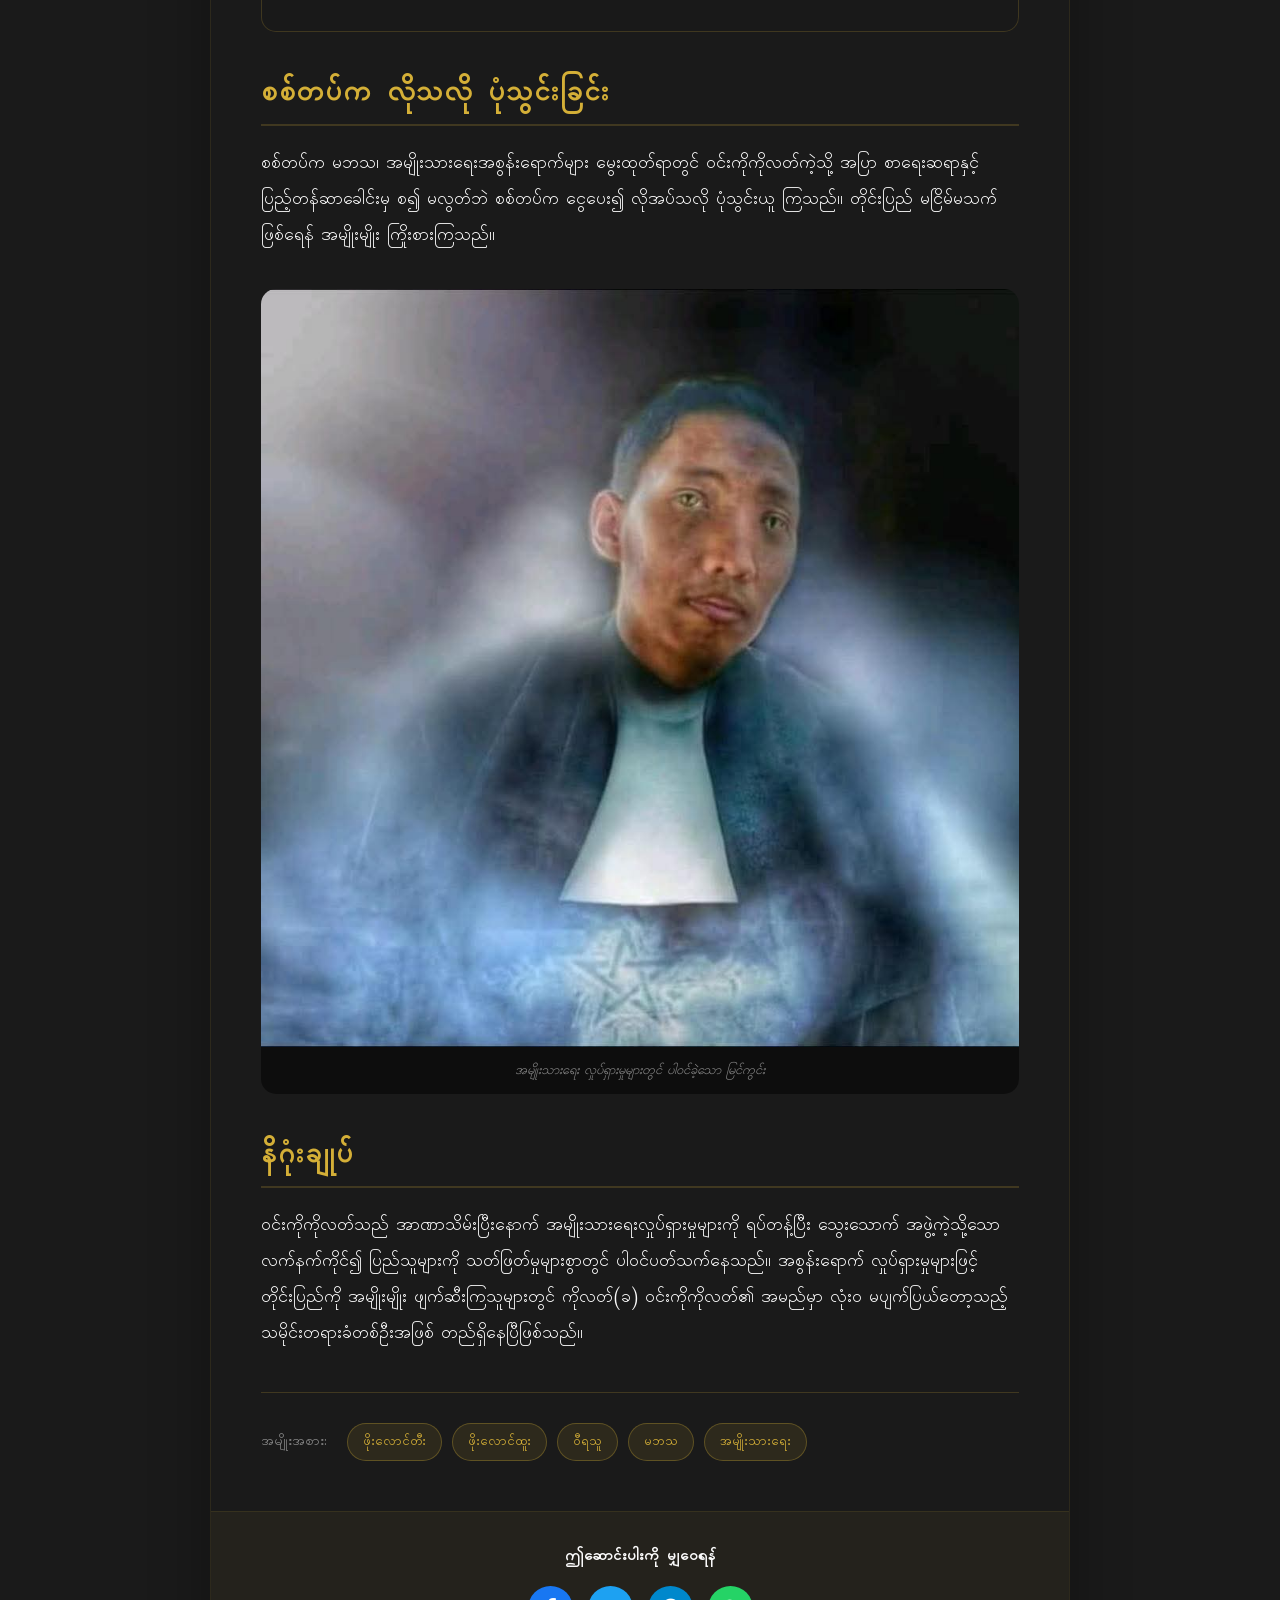
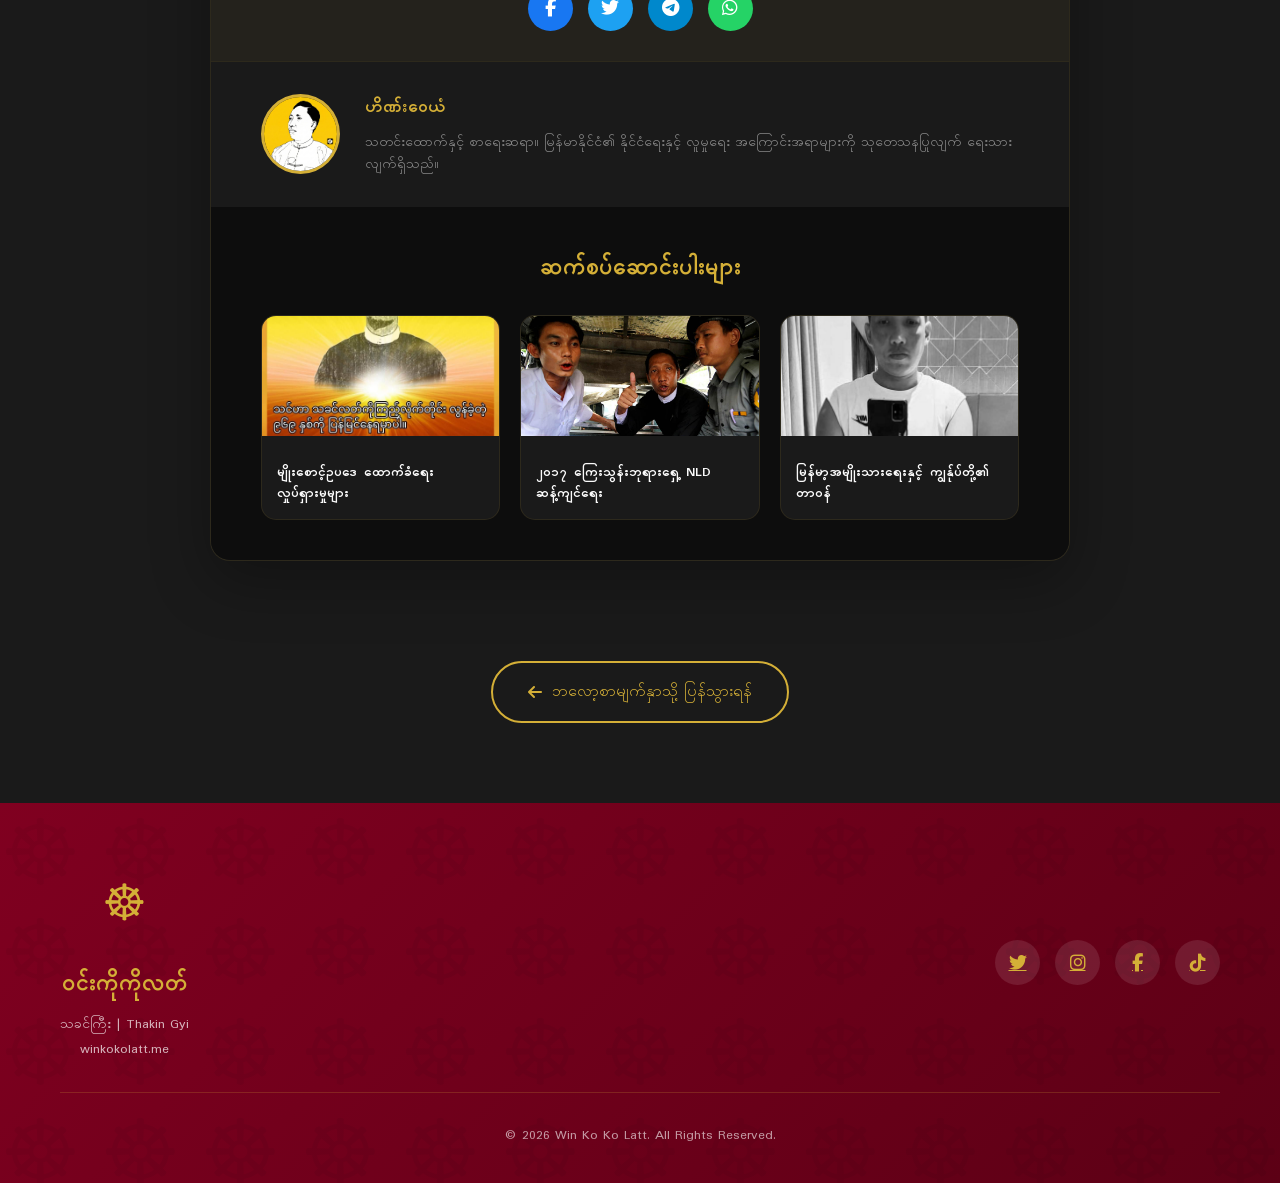
<file: blog/phoe-laung-tee-to-nationalist.html>
<!DOCTYPE html>
<html lang="my">
<head>
    <meta charset="UTF-8">
    <meta name="viewport" content="width=device-width, initial-scale=1.0">
    <title>ဖိုးလောင်တီး ကလောင်အမည်မှ အမျိုးသားရေးခေါင်းဆောင် ဖြစ်လာခြင်း | Win Ko Ko Latt</title>
    <meta name="description" content="ဝင်းကိုကိုလတ်၏ ဘဝခရီးစဉ် - ဖိုးလောင်တီး ကလောင်အမည်မှ အမျိုးသားရေး အစွန်းရောက်ခေါင်းဆောင် ဖြစ်လာပုံ အသေးစိတ်">
    
    <!-- Open Graph / Facebook / Messenger -->
    <meta property="og:type" content="article">
    <meta property="og:title" content="ဖိုးလောင်တီး ကလောင်အမည်မှ အမျိုးသားရေးခေါင်းဆောင် ဖြစ်လာခြင်း">
    <meta property="og:description" content="ဝင်းကိုကိုလတ်၏ ဘဝခရီးစဉ် အသေးစိတ်">
    <meta property="og:image" content="https://winkokolatt.me/images/webprofilepicture-optimized.jpg">
    <meta property="og:image:secure_url" content="https://winkokolatt.me/images/webprofilepicture-optimized.jpg">
    <meta property="og:image:type" content="image/jpeg">
    <meta property="og:image:width" content="800">
    <meta property="og:image:height" content="800">
    <meta property="og:url" content="https://winkokolatt.me/blog/phoe-laung-tee-to-nationalist.html">
    <meta property="og:site_name" content="Win Ko Ko Latt Official Website">
    <meta itemprop="image" content="https://winkokolatt.me/images/webprofilepicture-optimized.jpg">
    
    <!-- Fonts & Styles -->
    <link href="https://fonts.googleapis.com/css2?family=Cinzel:wght@400;600;700&family=Padauk:wght@400;700&display=swap" rel="stylesheet">
    <link rel="stylesheet" href="https://cdnjs.cloudflare.com/ajax/libs/font-awesome/6.5.1/css/all.min.css">
    <link rel="stylesheet" href="../css/style.css">
    <link rel="stylesheet" href="../css/blog-post.css">
    
    <!-- Favicon -->
    <link rel="icon" type="image/jpeg" href="../images/webprofilepicture-optimized.jpg">
</head>
<body>
    <!-- Navigation -->
    <nav class="navbar scrolled" id="navbar">
        <div class="nav-container">
            <a href="../index.html" class="nav-logo">
                <span class="logo-icon">☸</span>
                <span class="logo-text">သခင်ကြီး</span>
            </a>
            <div class="nav-menu" id="nav-menu">
                <a href="../index.html#home" class="nav-link">ပင်မစာမျက်နှာ</a>
                <a href="../index.html#about" class="nav-link">အကြောင်း</a>
                <a href="../index.html#journey" class="nav-link">ခရီးစဉ်</a>
                <a href="../index.html#blog" class="nav-link active">ဘလော့</a>
                <a href="../index.html#gallery" class="nav-link">ဓာတ်ပုံများ</a>
                <a href="../index.html#contact" class="nav-link">ဆက်သွယ်ရန်</a>
            </div>
            <div class="nav-toggle" id="nav-toggle">
                <span></span>
                <span></span>
                <span></span>
            </div>
        </div>
    </nav>

    <!-- Blog Post Hero -->
    <section class="blog-post-hero">
        <div class="blog-post-hero-overlay"></div>
        <div class="blog-post-hero-content">
            <div class="blog-post-category">✨ အထူးဆောင်းပါး</div>
            <h1 class="blog-post-title">ဖိုးလောင်တီး ကလောင်အမည်မှ အမျိုးသားရေးခေါင်းဆောင် ဖြစ်လာခြင်း</h1>
            <div class="blog-post-meta">
                <span><i class="far fa-calendar-alt"></i> ဇန်နဝါရီ ၂၁, ၂၀၂၆</span>
                <span><i class="far fa-user"></i> ဟိဏ်းဝေယံ</span>
                <span><i class="far fa-clock"></i> ၁၀ မိနစ် ဖတ်ရန်</span>
            </div>
        </div>
    </section>

    <!-- Blog Post Content -->
    <article class="blog-post-container">
        <div class="blog-post-content">
            <!-- Featured Image -->
            <div class="blog-post-featured-image">
                <img src="../images/webprofilepicture-optimized.jpg" alt="ဝင်းကိုကိုလတ် - သခင်ကြီး">
                <p class="image-caption">ဝင်းကိုကိုလတ် (သခင်ကြီး) - အမျိုးသားရေး အစွန်းရောက် ခေါင်းဆောင်</p>
            </div>

            <!-- Article Content -->
            <div class="article-body">
                <p class="lead-paragraph">
                    မြန်မာနိုင်ငံမှာ ဒီမိုကရေစီ ရောင်ခြည်ဦး အနည်းငယ် ကွန့်မြူးကာစ အချိန် ၂၀၁၂ ခုနှစ်မှစတင်ပြီး နိုင်ငံတော်ကို အမျိုး၊ ဘာသာ ၊ သာသနာ အစွန်း ရောက် လှုပ်ရှားမှုများဖြင့် တိုင်းပြည်ဖျက်ခဲ့သူများ စွာအနက်တွင် အမျိုးသားရေး အစွန်းရောက် ဝင်းကိုကိုလတ်လည်းပါဝင်ခဲ့သည်။
                </p>

                <h2>သခင်ကြီး ဘဝ အစ - ဖိုးလောင်တီးက</h2>
                
                <p>
                    သခင်ကြီး(ခ) စွေစောင်း(ခ) ဝင်းကိုကိုလတ် သည် အဓိကအားဖြင့် အမျိုးသား ရေး အစွန်းရောက်ကို အမည်ခံ၍ စစ်တပ် ထောက်ခံခြင်း၊ ဘာသာရေး အစွန်းရောက်ပြခြင်းဖြင့် ငွေကြေးလုပ်စားသူ ဖြစ် ကြောင်း ၎င်း၏ ဘဝ ဇတ်ကြောင်းကို သိရှိလျှင် ပို၍ သိသာနိုင်ပါသည်။
                </p>

                <div class="quote-block">
                    <i class="fas fa-quote-left"></i>
                    <blockquote>
                        အမျိုးသားရေးဟု ဟစ်ကြွေး၍ စစ်တပ် ၊ ကြံ့ဖွတ်ခင်ရီ နှင့် အေးနေဝင်းတို့ထံမှ ရရှိလာသော ငွေကြေးများဖြင့် အချောင် နေထိုင်စားသောက်လို့ရသဖြင့် လုပ်နေခြင်း လည်းဖြစ်သည်။
                    </blockquote>
                </div>

                <h2>ဖိုးလောင်တီး ကလောင်အမည်၏ အစ</h2>

                <p>
                    ဝင်းကိုကိုလတ်၏ မူလ ပထမ အလုပ်သည် <strong>"ဖိုးလောင်တီး"</strong> အမည်ဖြင့် အပြာစာပေများကို website ဖွင့်ပြီး ရေးသားခြင်းဖြစ်ပြီး အွန်းလိုင်းပေါ်မှ တစ်ဆင့် ပြည့်တန်ဆာ ချိတ်ဆက်ပေးသည့် အလုပ်လုပ်ကိုင်ခဲ့ခြင်းဖြစ်သည်။
                </p>

                <div class="info-box">
                    <div class="info-box-icon"><i class="fas fa-info-circle"></i></div>
                    <div class="info-box-content">
                        <h4>ကလောင်အမည် ပြောင်းလဲခြင်း</h4>
                        <p>ဝီရသူက မျက်စိကျပြီး ဝီရသူ၏ လမ်းညွှန်မှုဖြင့် သူ၏ ကလောင် နာမည် အပြာစာရေးဆရာ "ဖိုးလောင်တီး" ကို နာမည်ပြောင်းကာ "ဖိုးလောင် ထူး" နာမည်ဖြင့် အမျိုးသားရေး စာပေဆိုသော အစွန်းရောက် စာများကို ရေးသားခဲ့သည်။</p>
                    </div>
                </div>

                <figure class="article-image">
                    <img src="../images/IMG_7166.jpg" alt="ဖိုးလောင်တီး စာပေရေးသားချိန်">
                    <figcaption>စာပေရေးသားခြင်း လုပ်ငန်းများ</figcaption>
                </figure>

                <h2>ဝီရသူ၏ ဝန်ခံချက်</h2>

                <p>
                    အမျိုးသားရေးအစွန်းရောက် ဝီရသူကိုယ်တိုင်က သူ့တပည့် ကိုလတ် (ဝင်းကိုကိုလတ်) တို့လင်မယားက ပြည့်တန်ဆာခေါင်းလုပ်ကြောင်း ဝန်ခံ ပြောဆိုခဲ့ပြီး အမျိုးသားရေး လှုပ်ရှားမှုများ လုပ်ချိန်တွင် ပြည့်တန်ဆာ ခေါင်း အလုပ်ကို စွန့်လွှတ်ခဲ့ပြီးဖြစ်ကြောင်း လူမှုကွန်ရက် Facebook Live တစ်ခု (ယခု ၂၀၂၂ ခုနှစ်) အတွင်း ထုတ်ဖော်ပြော ဆိုသွားသည်။
                </p>

                <h2>ရှေ့နေအယောင်ဆောင်ခြင်း</h2>

                <p>
                    အမျိုးသားရေးအစွန်းရောက်ဖြစ်လာချိန်တွင် ဝင်းကိုကိုလတ်သည် တိုက်ပုံ အမည်း မချွတ်တော့ဘဲ သူ့ကိုယ်သူ ရှေ့နေအယောင်ဆောင်ခဲ့သည်။ ယင်းမှတစ်ဆင့် အများပြည်သူအကြား ယုံကြည်မှု တည်ဆောက်ရန် ကြိုးစားခဲ့သည်။
                </p>

                <div class="timeline-mini">
                    <div class="timeline-mini-item">
                        <span class="timeline-mini-date">၂၀၁၂</span>
                        <p>အမျိုးသားရေး လှုပ်ရှားမှုများ စတင်</p>
                    </div>
                    <div class="timeline-mini-item">
                        <span class="timeline-mini-date">၂၀၁၄-၂၀၁၅</span>
                        <p>မဘသနှင့် ပူးပေါင်းလှုပ်ရှား</p>
                    </div>
                    <div class="timeline-mini-item">
                        <span class="timeline-mini-date">၂၀၁၆</span>
                        <p>မြန်မာအမျိုးသားကွန်ရက် ဥက္ကဋ္ဌ ဖြစ်လာ</p>
                    </div>
                    <div class="timeline-mini-item">
                        <span class="timeline-mini-date">၂၀၂၁ - လက်ရှိ</span>
                        <p>တောသားနှိမ်နင်းရေးအသင်း တည်ထောင်</p>
                    </div>
                </div>

                <h2>စစ်တပ်က လိုသလို ပုံသွင်းခြင်း</h2>

                <p>
                    စစ်တပ်က မဘသ၊ အမျိုးသားရေးအစွန်းရောက်များ မွေးထုတ်ရာတွင် ဝင်းကိုကိုလတ်ကဲ့သို့ အပြာ စာရေးဆရာနှင့် ပြည့်တန်ဆာခေါင်းမှ စ၍ မလွတ်ဘဲ စစ်တပ်က ငွေပေး၍ လိုအပ်သလို ပုံသွင်းယူ ကြသည်။ တိုင်းပြည် မငြိမ်မသက် ဖြစ်ရေန် အမျိုးမျိုး ကြိုးစားကြသည်။
                </p>

                <figure class="article-image">
                    <img src="../images/FB_IMG_1769003462498.jpg" alt="အမျိုးသားရေး လှုပ်ရှားမှု">
                    <figcaption>အမျိုးသားရေး လှုပ်ရှားမှုများတွင် ပါဝင်ခဲ့သော မြင်ကွင်း</figcaption>
                </figure>

                <h2>နိဂုံးချုပ်</h2>

                <p>
                    ဝင်းကိုကိုလတ်သည် အာဏာသိမ်းပြီးနောက် အမျိုးသားရေးလှုပ်ရှားမှုများကို ရပ်တန့်ပြီး သွေးသောက် အဖွဲ့ကဲ့သို့သော လက်နက်ကိုင်၍ ပြည်သူများကို သတ်ဖြတ်မှုများစွာတွင် ပါဝင်ပတ်သက်နေသည်။ အစွန်းရောက် လှုပ်ရှားမှုများဖြင့် တိုင်းပြည်ကို အမျိုးမျိုး ဖျက်ဆီးကြသူများတွင် ကိုလတ်(ခ) ဝင်းကိုကိုလတ်၏ အမည်မှာ လုံး၀ မပျက်ပြယ်တော့သည့် သမိုင်းတရားခံတစ်ဦးအဖြစ် တည်ရှိနေပြီဖြစ်သည်။
                </p>

                <!-- Tags -->
                <div class="article-tags">
                    <span class="tag-label">အမျိုးအစား:</span>
                    <a href="#" class="article-tag">ဖိုးလောင်တီး</a>
                    <a href="#" class="article-tag">ဖိုးလောင်ထူး</a>
                    <a href="#" class="article-tag">ဝီရသူ</a>
                    <a href="#" class="article-tag">မဘသ</a>
                    <a href="#" class="article-tag">အမျိုးသားရေး</a>
                </div>
            </div>

            <!-- Share Buttons -->
            <div class="share-section">
                <h4>ဤဆောင်းပါးကို မျှဝေရန်</h4>
                <div class="share-buttons">
                    <a href="#" class="share-btn facebook"><i class="fab fa-facebook-f"></i></a>
                    <a href="#" class="share-btn twitter"><i class="fab fa-twitter"></i></a>
                    <a href="#" class="share-btn telegram"><i class="fab fa-telegram-plane"></i></a>
                    <a href="#" class="share-btn whatsapp"><i class="fab fa-whatsapp"></i></a>
                </div>
            </div>

            <!-- Author Box -->
            <div class="author-box">
                <img src="../images/webprofilepicture-optimized.jpg" alt="Author" class="author-avatar">
                <div class="author-info">
                    <h4>ဟိဏ်းဝေယံ</h4>
                    <p>သတင်းထောက်နှင့် စာရေးဆရာ။ မြန်မာနိုင်ငံ၏ နိုင်ငံရေးနှင့် လူမှုရေး အကြောင်းအရာများကို သုတေသနပြုလျက် ရေးသားလျက်ရှိသည်။</p>
                </div>
            </div>

            <!-- Related Posts -->
            <div class="related-posts">
                <h3>ဆက်စပ်ဆောင်းပါးများ</h3>
                <div class="related-posts-grid">
                    <a href="myo-saung-law-support.html" class="related-post-card">
                        <img src="../images/IMG_5518.JPG" alt="မျိုးစောင့်ဥပဒေ">
                        <h4>မျိုးစောင့်ဥပဒေ ထောက်ခံရေး လှုပ်ရှားမှုများ</h4>
                    </a>
                    <a href="2017-nld-protest.html" class="related-post-card">
                        <img src="../images/01_win_ko_ko_latt_court_2017.jpg" alt="၂၀၁၇ သပိတ်">
                        <h4>၂၀၁၇ ကြေးသွန်းဘုရားရှေ့ NLD ဆန့်ကျင်ရေး</h4>
                    </a>
                    <a href="nationalist-movement.html" class="related-post-card">
                        <img src="../images/FB_IMG_1769003455770.jpg" alt="အမျိုးသားရေး">
                        <h4>မြန်မာ့အမျိုးသားရေးနှင့် ကျွန်ုပ်တို့၏ တာဝန်</h4>
                    </a>
                </div>
            </div>
        </div>
    </article>

    <!-- Back to Blog -->
    <div class="back-to-blog">
        <a href="../index.html#blog" class="btn btn-secondary">
            <i class="fas fa-arrow-left"></i>
            ဘလော့စာမျက်နှာသို့ ပြန်သွားရန်
        </a>
    </div>

    <!-- Footer -->
    <footer class="footer">
        <div class="footer-pattern"></div>
        <div class="container">
            <div class="footer-content">
                <div class="footer-brand">
                    <span class="footer-logo">☸</span>
                    <h3>ဝင်းကိုကိုလတ်</h3>
                    <p>သခင်ကြီး | Thakin Gyi</p>
                    <p class="footer-website">winkokolatt.me</p>
                </div>
                <div class="footer-social">
                    <a href="https://x.com/Win_Ko_Ko_Latt" target="_blank"><i class="fab fa-twitter"></i></a>
                    <a href="https://www.instagram.com/win_ko_ko_latt/" target="_blank"><i class="fab fa-instagram"></i></a>
                    <a href="https://www.facebook.com/winkokolatt" target="_blank"><i class="fab fa-facebook-f"></i></a>
                    <a href="https://www.tiktok.com/@winkokolatt" target="_blank"><i class="fab fa-tiktok"></i></a>
                </div>
            </div>
            <div class="footer-bottom">
                <p>&copy; 2026 Win Ko Ko Latt. All Rights Reserved.</p>
            </div>
        </div>
    </footer>

    <!-- Back to Top -->
    <button class="back-to-top" id="back-to-top"><i class="fas fa-chevron-up"></i></button>

    <script src="../js/script.js"></script>
</body>
</html>
</file>
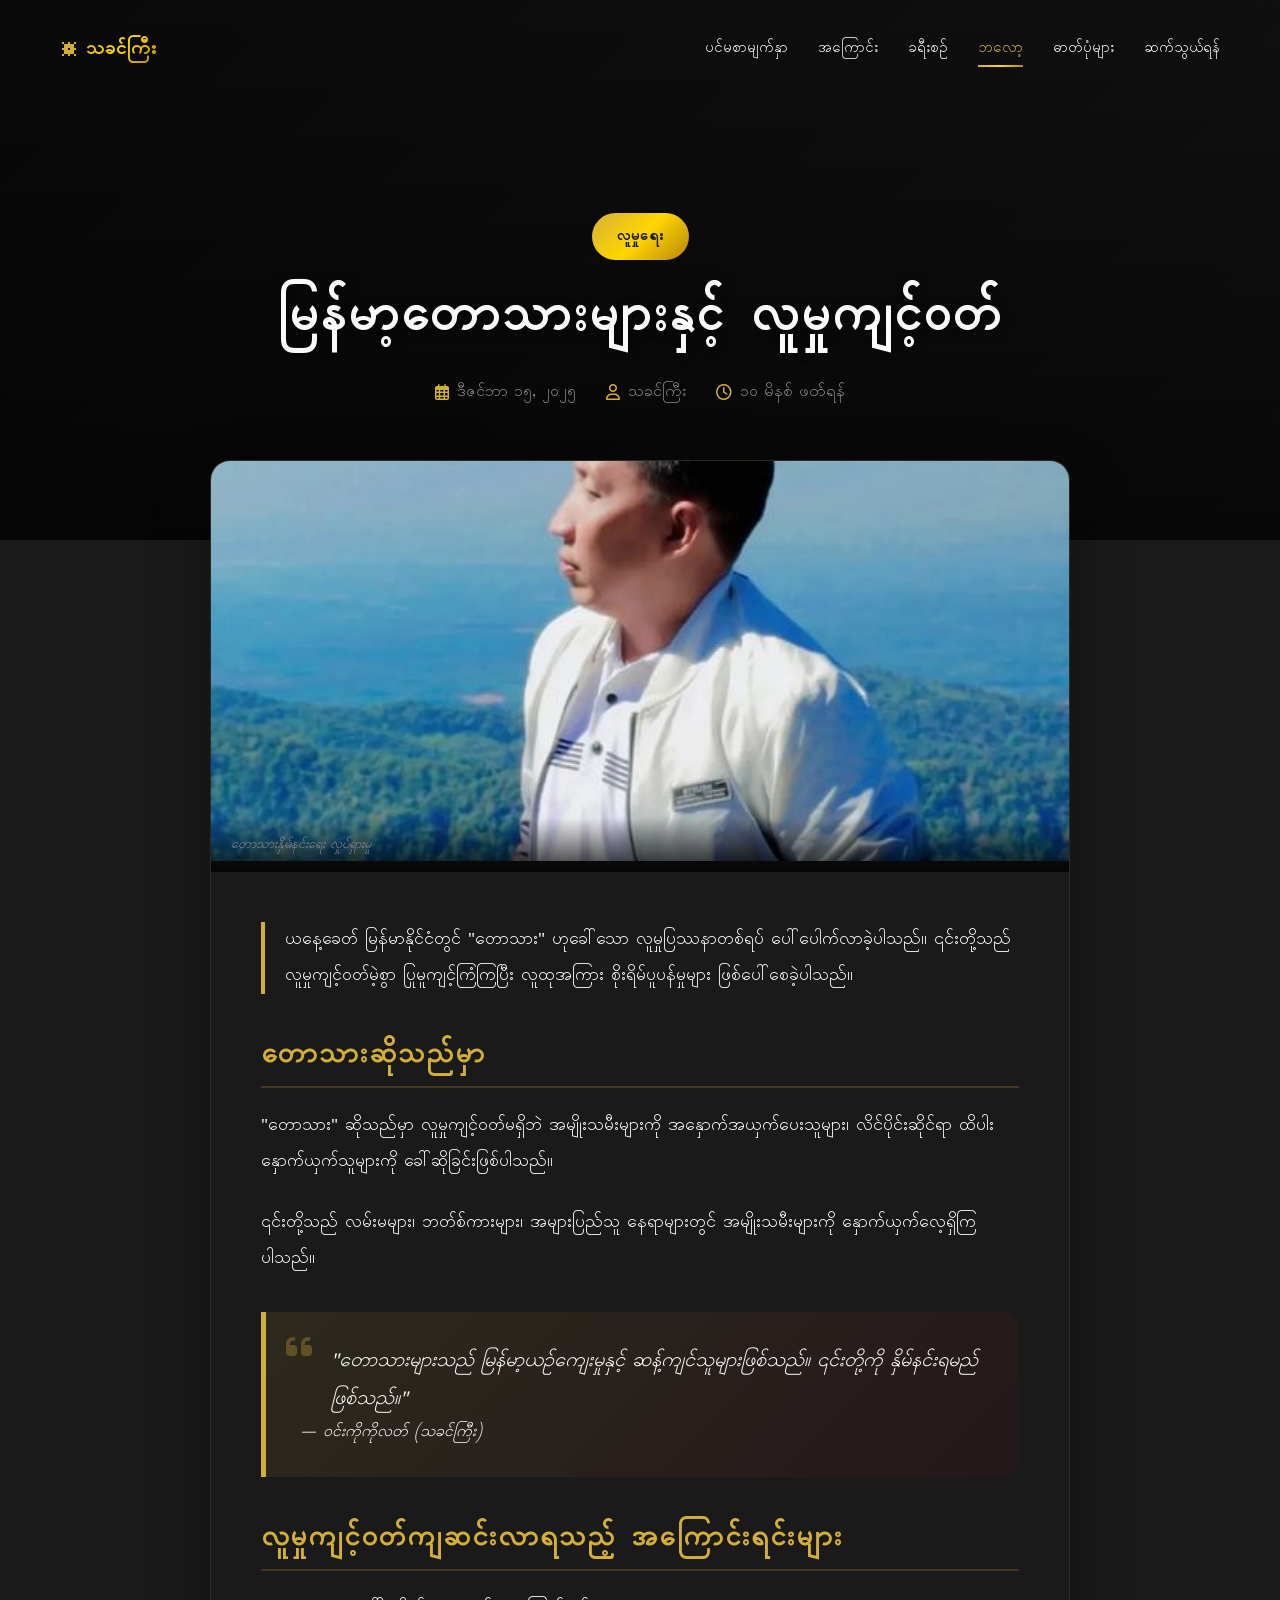
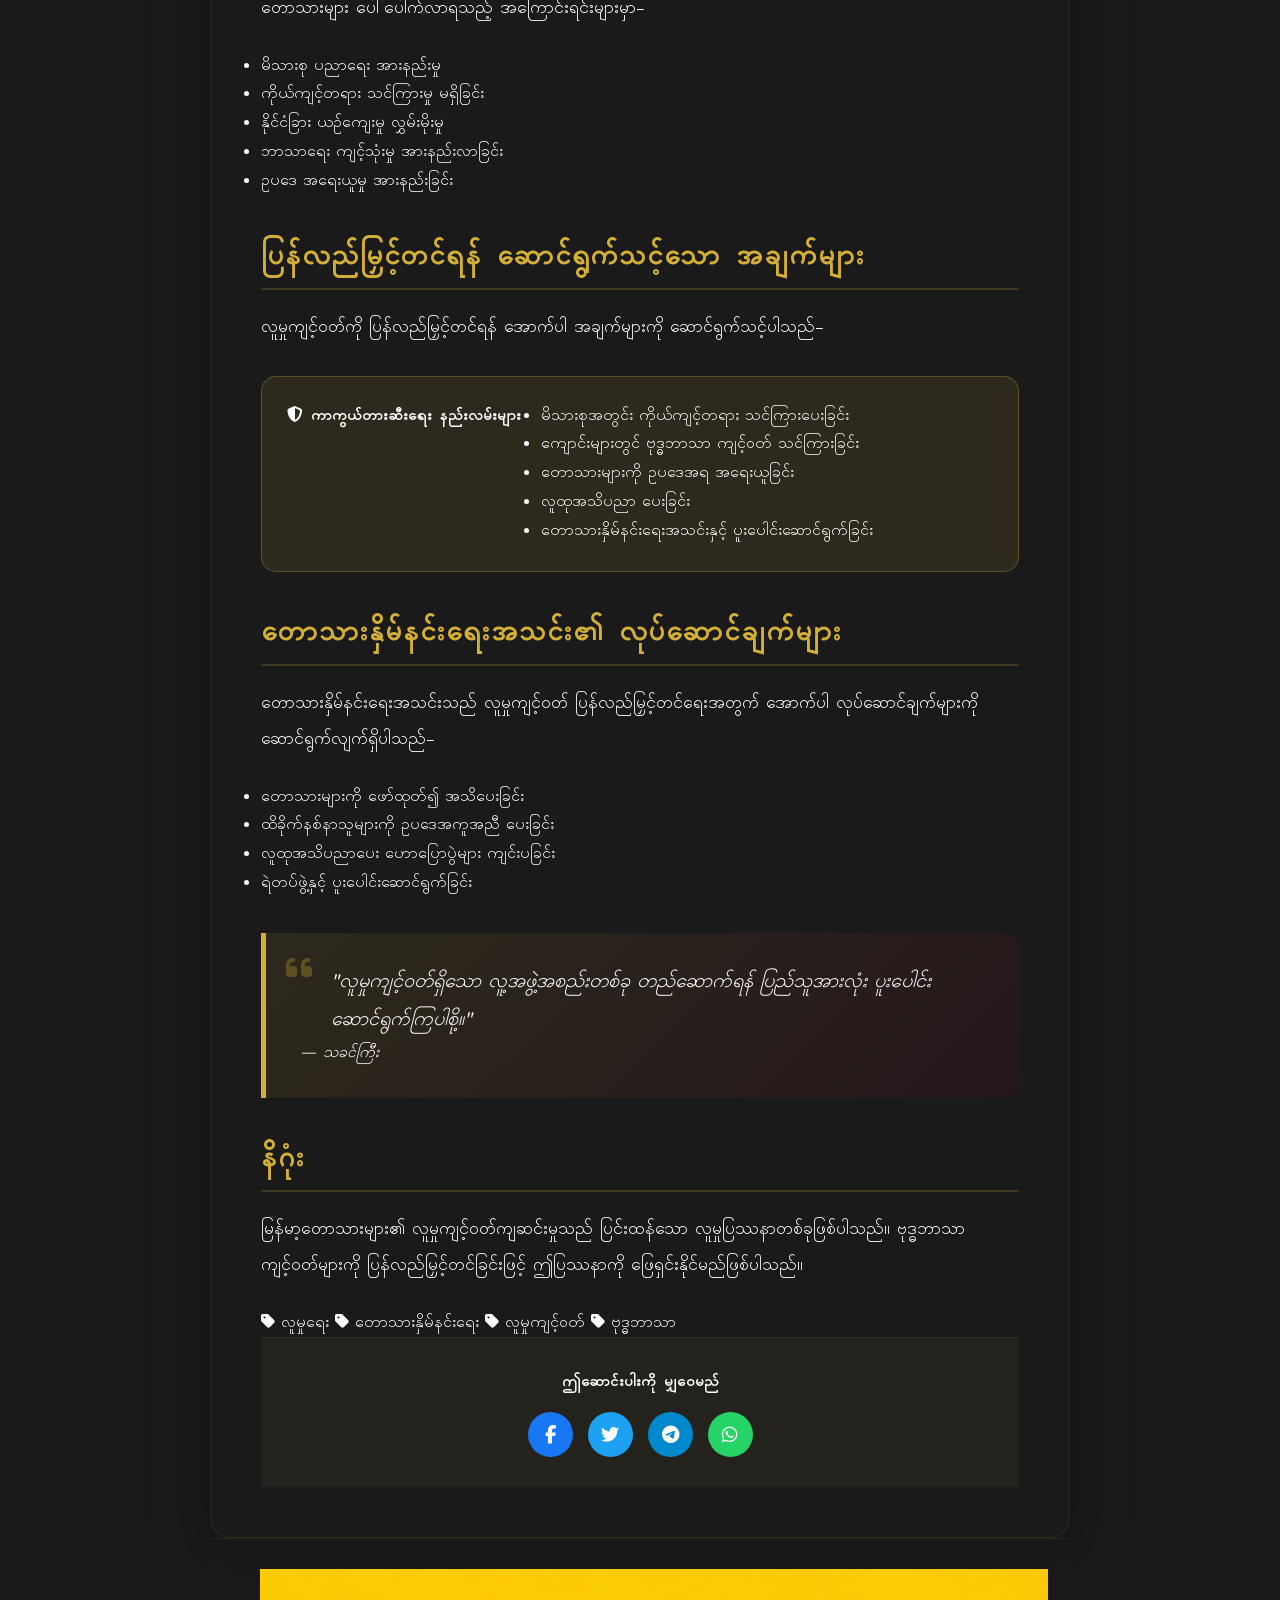
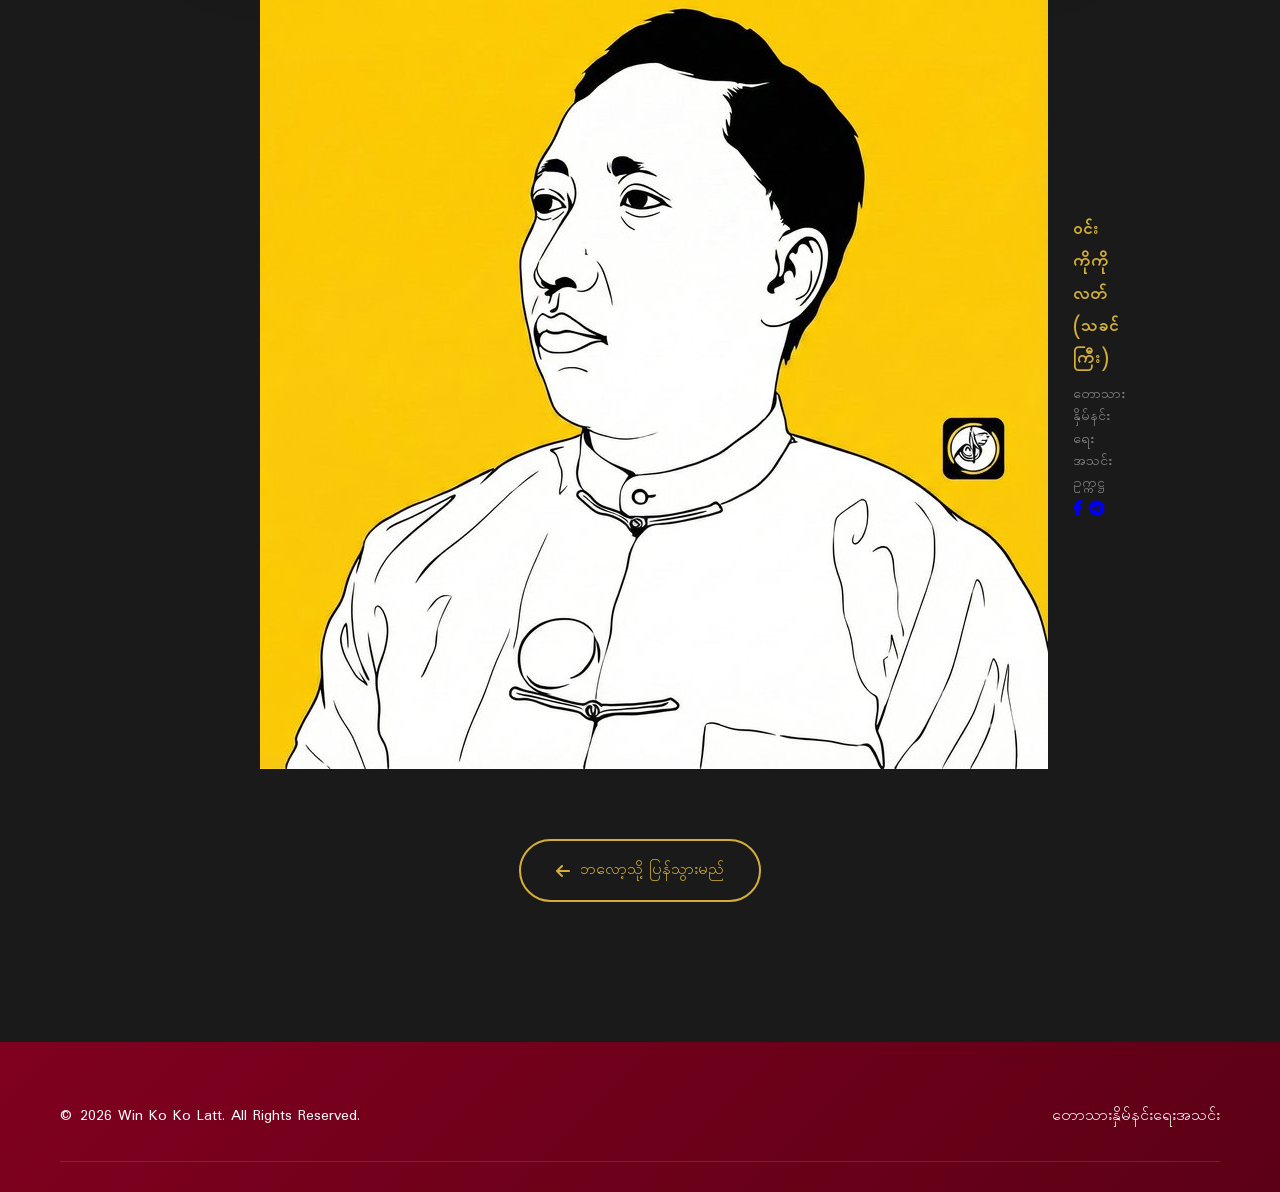
<file: blog/tarzan-social-ethics.html>
<!DOCTYPE html>
<html lang="my">
<head>
    <meta charset="UTF-8">
    <meta name="viewport" content="width=device-width, initial-scale=1.0">
    <title>မြန်မာ့တောသားများနှင့် လူမှုကျင့်ဝတ် | Win Ko Ko Latt</title>
    <meta name="description" content="ယနေ့ခေတ် မြန်မာ့တောသားများအကြား လူမှုကျင့်ဝတ်ကျဆင်းလာမှုနှင့် ပြန်လည်မြှင့်တင်ရန် ဆောင်ရွက်သင့်သော အချက်များ">
    
    <!-- Open Graph / Facebook / Messenger -->
    <meta property="og:type" content="article">
    <meta property="og:title" content="မြန်မာ့တောသားများနှင့် လူမှုကျင့်ဝတ်">
    <meta property="og:description" content="တောသားများ၏ လူမှုကျင့်ဝတ်ကျဆင်းမှုနှင့် ပြန်လည်မြှင့်တင်ရေး">
    <meta property="og:image" content="https://winkokolatt.me/images/f6e3663e39a0a523ad70274a9ef2546d.jpg">
    <meta property="og:image:secure_url" content="https://winkokolatt.me/images/f6e3663e39a0a523ad70274a9ef2546d.jpg">
    <meta property="og:image:type" content="image/jpeg">
    <meta property="og:image:width" content="1200">
    <meta property="og:image:height" content="630">
    <meta property="og:url" content="https://winkokolatt.me/blog/tarzan-social-ethics.html">
    <meta property="og:site_name" content="Win Ko Ko Latt Official Website">
    <meta itemprop="image" content="https://winkokolatt.me/images/f6e3663e39a0a523ad70274a9ef2546d.jpg">
    
    <!-- Fonts & Styles -->
    <link href="https://fonts.googleapis.com/css2?family=Cinzel:wght@400;600;700&family=Padauk:wght@400;700&display=swap" rel="stylesheet">
    <link rel="stylesheet" href="https://cdnjs.cloudflare.com/ajax/libs/font-awesome/6.5.1/css/all.min.css">
    <link rel="stylesheet" href="../css/style.css">
    <link rel="stylesheet" href="../css/blog-post.css">
    <link rel="icon" type="image/jpeg" href="../images/webprofilepicture-optimized.jpg">
</head>
<body>
    <!-- Navigation -->
    <nav class="navbar scrolled" id="navbar">
        <div class="nav-container">
            <a href="../index.html" class="nav-logo">
                <span class="logo-icon">☸</span>
                <span class="logo-text">သခင်ကြီး</span>
            </a>
            <div class="nav-menu" id="nav-menu">
                <a href="../index.html#home" class="nav-link">ပင်မစာမျက်နှာ</a>
                <a href="../index.html#about" class="nav-link">အကြောင်း</a>
                <a href="../index.html#journey" class="nav-link">ခရီးစဉ်</a>
                <a href="../index.html#blog" class="nav-link active">ဘလော့</a>
                <a href="../index.html#gallery" class="nav-link">ဓာတ်ပုံများ</a>
                <a href="../index.html#contact" class="nav-link">ဆက်သွယ်ရန်</a>
            </div>
            <div class="nav-toggle" id="nav-toggle">
                <span></span>
                <span></span>
                <span></span>
            </div>
        </div>
    </nav>

    <!-- Blog Post Hero -->
    <section class="blog-post-hero">
        <div class="blog-post-hero-overlay"></div>
        <div class="blog-post-hero-content">
            <span class="blog-post-category">လူမှုရေး</span>
            <h1 class="blog-post-title">မြန်မာ့တောသားများနှင့် လူမှုကျင့်ဝတ်</h1>
            <div class="blog-post-meta">
                <span><i class="far fa-calendar-alt"></i> ဒီဇင်ဘာ ၁၅, ၂၀၂၅</span>
                <span><i class="far fa-user"></i> သခင်ကြီး</span>
                <span><i class="far fa-clock"></i> ၁၀ မိနစ် ဖတ်ရန်</span>
            </div>
        </div>
    </section>

    <!-- Blog Post Content -->
    <div class="blog-post-container">
        <article class="blog-post-content">
            <div class="blog-post-featured-image">
                <img src="../images/f6e3663e39a0a523ad70274a9ef2546d.jpg" alt="မြန်မာ့တောသားများနှင့် လူမှုကျင့်ဝတ်">
                <span class="image-caption">တောသားနှိမ်နင်းရေး လှုပ်ရှားမှု</span>
            </div>
            
            <div class="article-body">
                <p class="lead-paragraph">
                    ယနေ့ခေတ် မြန်မာနိုင်ငံတွင် "တောသား" ဟုခေါ်သော လူမှုပြဿနာတစ်ရပ် ပေါ်ပေါက်လာခဲ့ပါသည်။ ၎င်းတို့သည် လူမှုကျင့်ဝတ်မဲ့စွာ ပြုမူကျင့်ကြံကြပြီး လူထုအကြား စိုးရိမ်ပူပန်မှုများ ဖြစ်ပေါ်စေခဲ့ပါသည်။
                </p>

                <h2>တောသားဆိုသည်မှာ</h2>
                <p>
                    "တောသား" ဆိုသည်မှာ လူမှုကျင့်ဝတ်မရှိဘဲ အမျိုးသမီးများကို အနှောက်အယှက်ပေးသူများ၊ လိင်ပိုင်းဆိုင်ရာ ထိပါးနှောက်ယှက်သူများကို ခေါ်ဆိုခြင်းဖြစ်ပါသည်။
                </p>
                <p>
                    ၎င်းတို့သည် လမ်းမများ၊ ဘတ်စ်ကားများ၊ အများပြည်သူ နေရာများတွင် အမျိုးသမီးများကို နှောက်ယှက်လေ့ရှိကြပါသည်။
                </p>

                <div class="quote-block">
                    <i class="fas fa-quote-left"></i>
                    <blockquote>
                        "တောသားများသည် မြန်မာ့ယဉ်ကျေးမှုနှင့် ဆန့်ကျင်သူများဖြစ်သည်။ ၎င်းတို့ကို နှိမ်နင်းရမည်ဖြစ်သည်။"
                    </blockquote>
                    <cite>— ဝင်းကိုကိုလတ် (သခင်ကြီး)</cite>
                </div>

                <h2>လူမှုကျင့်ဝတ်ကျဆင်းလာရသည့် အကြောင်းရင်းများ</h2>
                <p>
                    တောသားများ ပေါ်ပေါက်လာရသည့် အကြောင်းရင်းများမှာ-
                </p>
                <ul>
                    <li>မိသားစု ပညာရေး အားနည်းမှု</li>
                    <li>ကိုယ်ကျင့်တရား သင်ကြားမှု မရှိခြင်း</li>
                    <li>နိုင်ငံခြား ယဉ်ကျေးမှု လွှမ်းမိုးမှု</li>
                    <li>ဘာသာရေး ကျင့်သုံးမှု အားနည်းလာခြင်း</li>
                    <li>ဥပဒေ အရေးယူမှု အားနည်းခြင်း</li>
                </ul>

                <h2>ပြန်လည်မြှင့်တင်ရန် ဆောင်ရွက်သင့်သော အချက်များ</h2>
                <p>
                    လူမှုကျင့်ဝတ်ကို ပြန်လည်မြှင့်တင်ရန် အောက်ပါ အချက်များကို ဆောင်ရွက်သင့်ပါသည်-
                </p>

                <div class="info-box">
                    <h4><i class="fas fa-shield-alt"></i> ကာကွယ်တားဆီးရေး နည်းလမ်းများ</h4>
                    <ul>
                        <li>မိသားစုအတွင်း ကိုယ်ကျင့်တရား သင်ကြားပေးခြင်း</li>
                        <li>ကျောင်းများတွင် ဗုဒ္ဓဘာသာ ကျင့်ဝတ် သင်ကြားခြင်း</li>
                        <li>တောသားများကို ဥပဒေအရ အရေးယူခြင်း</li>
                        <li>လူထုအသိပညာ ပေးခြင်း</li>
                        <li>တောသားနှိမ်နင်းရေးအသင်းနှင့် ပူးပေါင်းဆောင်ရွက်ခြင်း</li>
                    </ul>
                </div>

                <h2>တောသားနှိမ်နင်းရေးအသင်း၏ လုပ်ဆောင်ချက်များ</h2>
                <p>
                    တောသားနှိမ်နင်းရေးအသင်းသည် လူမှုကျင့်ဝတ် ပြန်လည်မြှင့်တင်ရေးအတွက် အောက်ပါ လုပ်ဆောင်ချက်များကို ဆောင်ရွက်လျက်ရှိပါသည်-
                </p>
                <ul>
                    <li>တောသားများကို ဖော်ထုတ်၍ အသိပေးခြင်း</li>
                    <li>ထိခိုက်နစ်နာသူများကို ဥပဒေအကူအညီ ပေးခြင်း</li>
                    <li>လူထုအသိပညာပေး ဟောပြောပွဲများ ကျင်းပခြင်း</li>
                    <li>ရဲတပ်ဖွဲ့နှင့် ပူးပေါင်းဆောင်ရွက်ခြင်း</li>
                </ul>

                <div class="quote-block">
                    <i class="fas fa-quote-left"></i>
                    <blockquote>
                        "လူမှုကျင့်ဝတ်ရှိသော လူ့အဖွဲ့အစည်းတစ်ခု တည်ဆောက်ရန် ပြည်သူအားလုံး ပူးပေါင်းဆောင်ရွက်ကြပါစို့။"
                    </blockquote>
                    <cite>— သခင်ကြီး</cite>
                </div>

                <h2>နိဂုံး</h2>
                <p>
                    မြန်မာ့တောသားများ၏ လူမှုကျင့်ဝတ်ကျဆင်းမှုသည် ပြင်းထန်သော လူမှုပြဿနာတစ်ခုဖြစ်ပါသည်။ ဗုဒ္ဓဘာသာ ကျင့်ဝတ်များကို ပြန်လည်မြှင့်တင်ခြင်းဖြင့် ဤပြဿနာကို ဖြေရှင်းနိုင်မည်ဖြစ်ပါသည်။
                </p>

                <!-- Tags -->
                <div class="post-tags">
                    <span class="tag"><i class="fas fa-tag"></i> လူမှုရေး</span>
                    <span class="tag"><i class="fas fa-tag"></i> တောသားနှိမ်နင်းရေး</span>
                    <span class="tag"><i class="fas fa-tag"></i> လူမှုကျင့်ဝတ်</span>
                    <span class="tag"><i class="fas fa-tag"></i> ဗုဒ္ဓဘာသာ</span>
                </div>

                <!-- Share Buttons -->
                <div class="share-section">
                    <h4>ဤဆောင်းပါးကို မျှဝေမည်</h4>
                    <div class="share-buttons">
                        <a href="#" class="share-btn facebook"><i class="fab fa-facebook-f"></i></a>
                        <a href="#" class="share-btn twitter"><i class="fab fa-twitter"></i></a>
                        <a href="#" class="share-btn telegram"><i class="fab fa-telegram-plane"></i></a>
                        <a href="#" class="share-btn whatsapp"><i class="fab fa-whatsapp"></i></a>
                    </div>
                </div>
            </div>
        </article>

        <!-- Author Box -->
        <div class="author-box">
            <img src="../images/webprofilepicture-optimized.jpg" alt="Win Ko Ko Latt" class="author-image">
            <div class="author-info">
                <h4>ဝင်းကိုကိုလတ် (သခင်ကြီး)</h4>
                <p>တောသားနှိမ်နင်းရေးအသင်း ဥက္ကဋ္ဌ</p>
                <div class="author-social">
                    <a href="#"><i class="fab fa-facebook-f"></i></a>
                    <a href="#"><i class="fab fa-telegram-plane"></i></a>
                </div>
            </div>
        </div>

        <!-- Back to Blog -->
        <div class="back-to-blog">
            <a href="../index.html#blog" class="btn btn-secondary">
                <i class="fas fa-arrow-left"></i> ဘလော့သို့ ပြန်သွားမည်
            </a>
        </div>
    </div>

    <!-- Footer -->
    <footer class="footer">
        <div class="container">
            <div class="footer-content">
                <p>&copy; 2026 Win Ko Ko Latt. All Rights Reserved.</p>
                <p>တောသားနှိမ်နင်းရေးအသင်း</p>
            </div>
        </div>
    </footer>

    <script src="../js/script.js"></script>
</body>
</html>
</file>
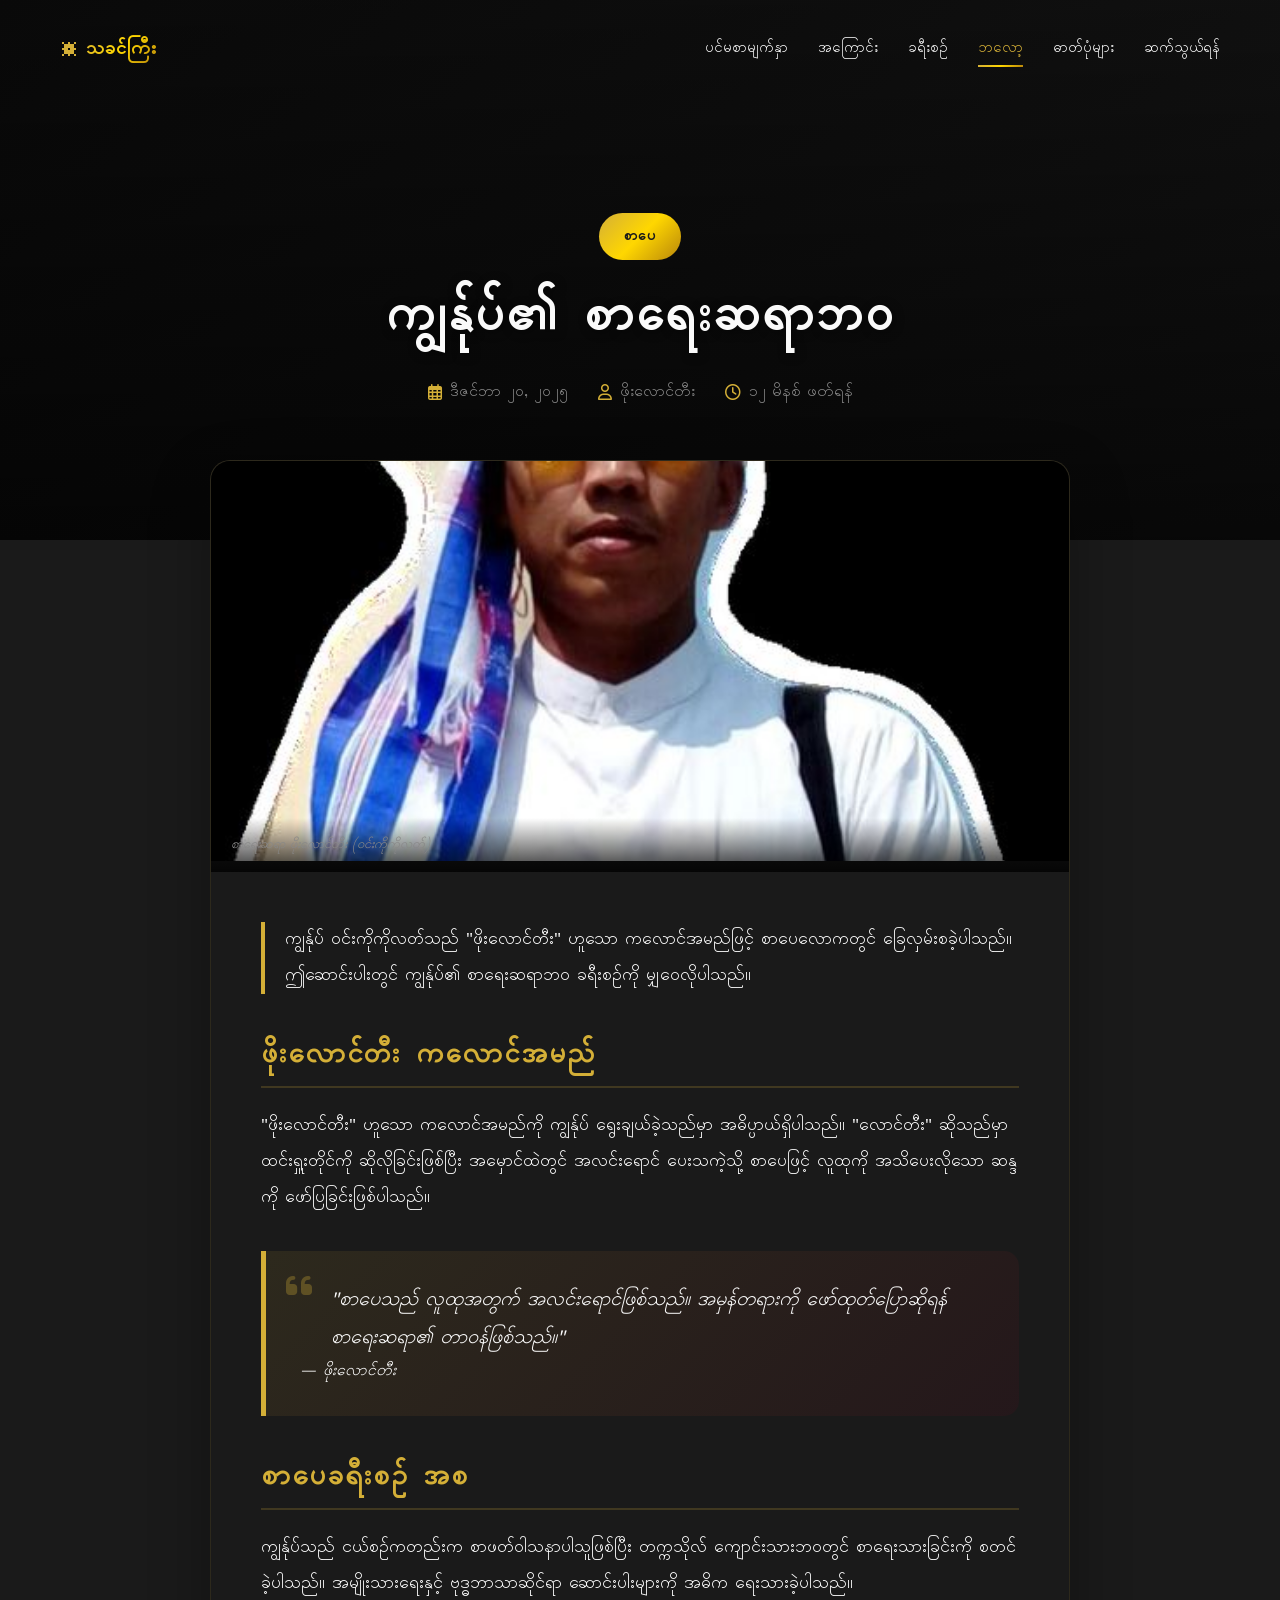
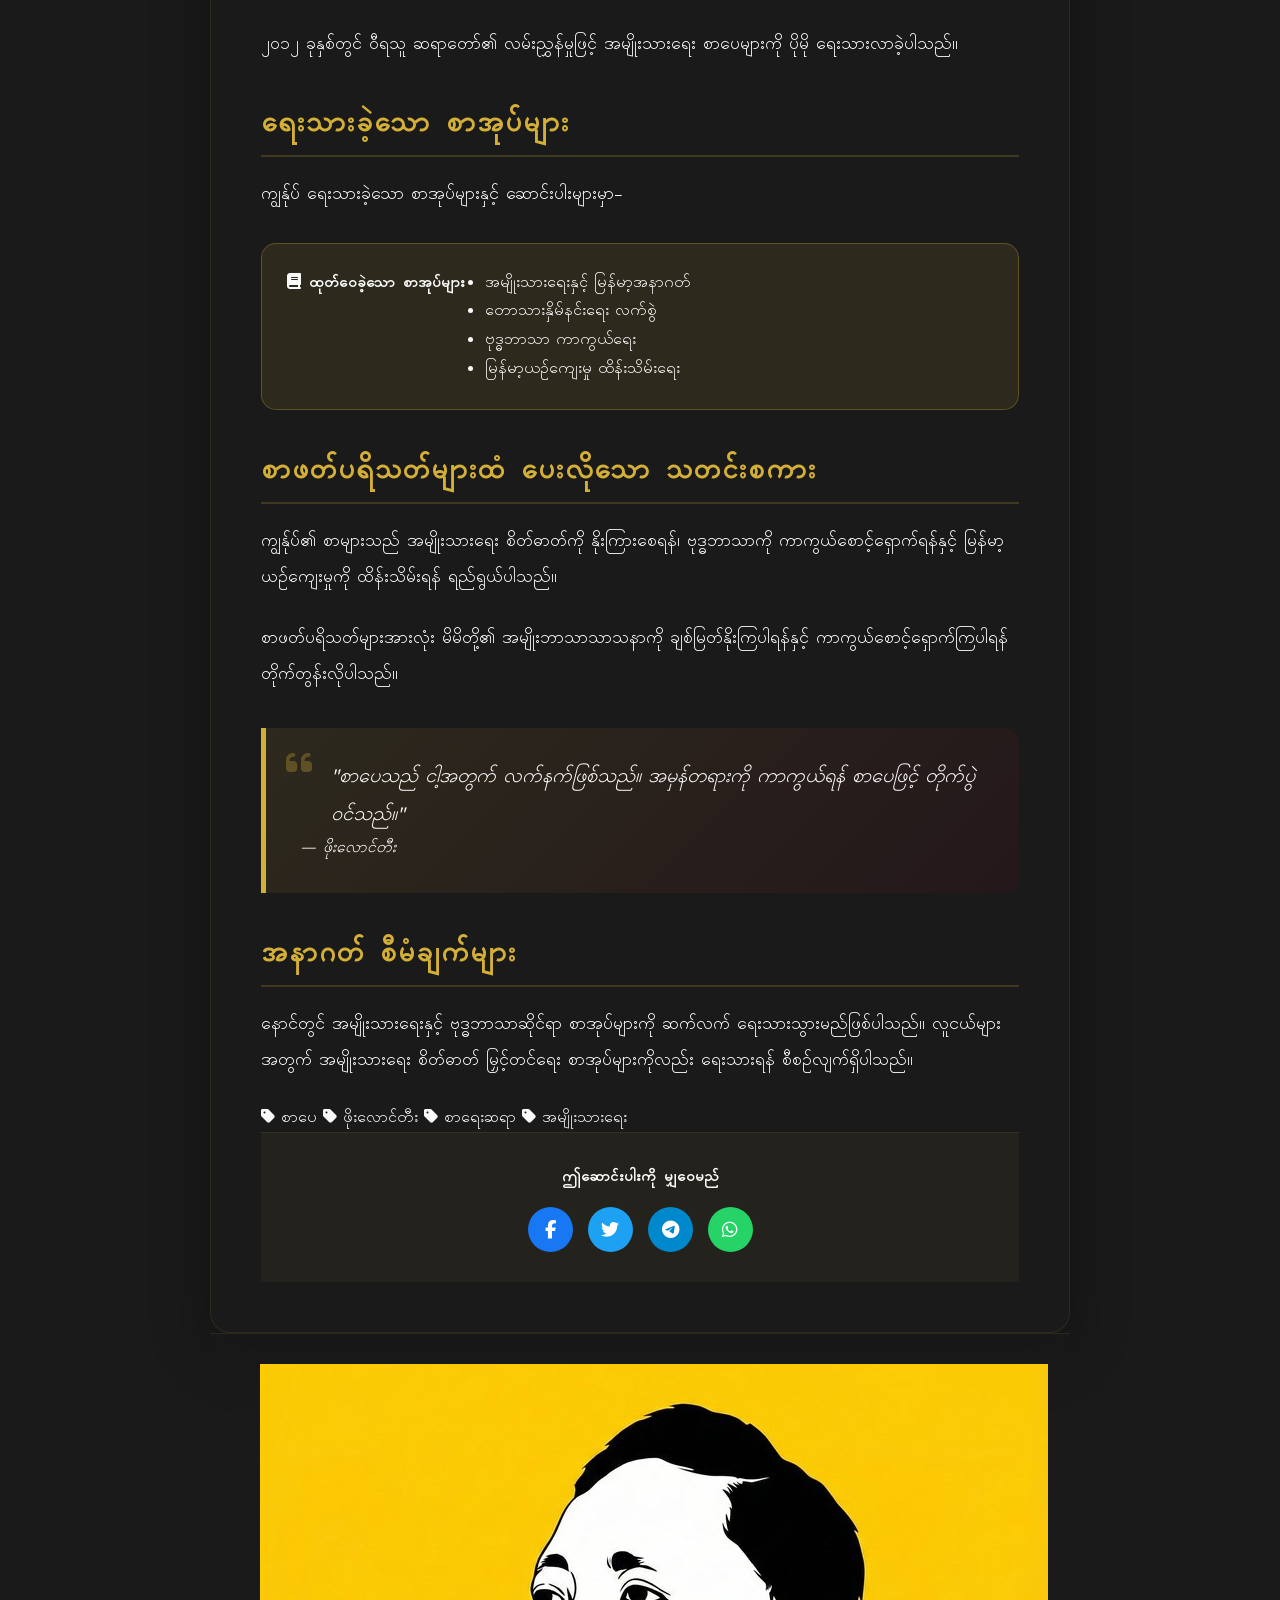
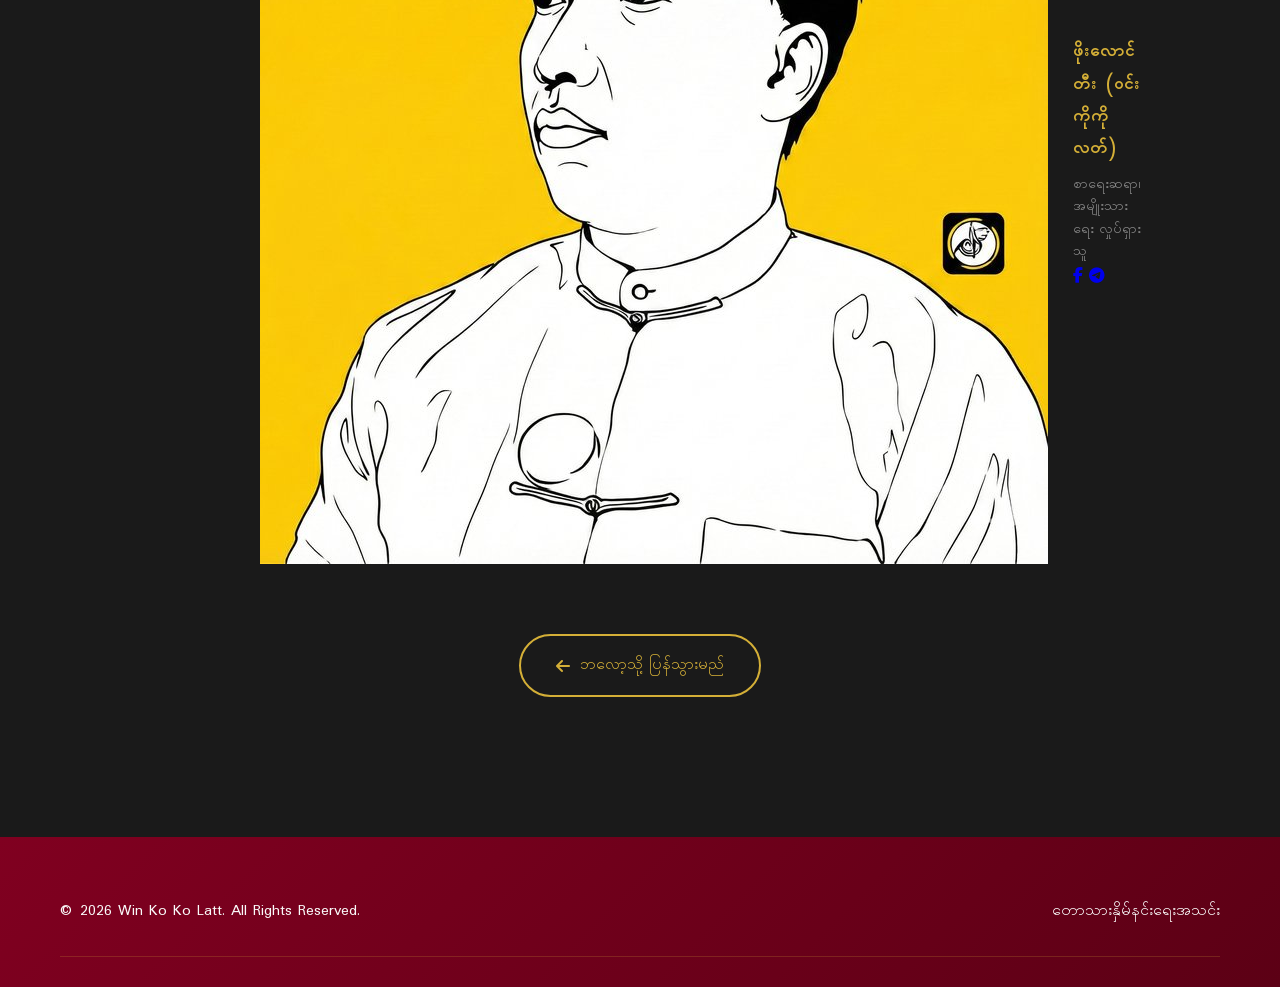
<file: blog/writer-journey.html>
<!DOCTYPE html>
<html lang="my">
<head>
    <meta charset="UTF-8">
    <meta name="viewport" content="width=device-width, initial-scale=1.0">
    <title>ကျွန်ုပ်၏ စာရေးဆရာဘဝ | Win Ko Ko Latt</title>
    <meta name="description" content="ဖိုးလောင်တီး ကလောင်အမည်ဖြင့် စာပေရေးသားလာခဲ့သော ခရီးစဥ်၊ ရေးသားခဲ့သော စာအုပ်များ">
    
    <!-- Open Graph / Facebook / Messenger -->
    <meta property="og:type" content="article">
    <meta property="og:title" content="ကျွန်ုပ်၏ စာရေးဆရာဘဝ">
    <meta property="og:description" content="ဖိုးလောင်တီး ကလောင်အမည်ဖြင့် စာပေရေးသားလာခဲ့သော ခရီးစဥ်">
    <meta property="og:image" content="https://winkokolatt.me/images/IMG_2603.jpg">
    <meta property="og:image:secure_url" content="https://winkokolatt.me/images/IMG_2603.jpg">
    <meta property="og:image:type" content="image/jpeg">
    <meta property="og:image:width" content="1200">
    <meta property="og:image:height" content="630">
    <meta property="og:url" content="https://winkokolatt.me/blog/writer-journey.html">
    <meta property="og:site_name" content="Win Ko Ko Latt Official Website">
    <meta itemprop="image" content="https://winkokolatt.me/images/IMG_2603.jpg">
    
    <!-- Fonts & Styles -->
    <link href="https://fonts.googleapis.com/css2?family=Cinzel:wght@400;600;700&family=Padauk:wght@400;700&display=swap" rel="stylesheet">
    <link rel="stylesheet" href="https://cdnjs.cloudflare.com/ajax/libs/font-awesome/6.5.1/css/all.min.css">
    <link rel="stylesheet" href="../css/style.css">
    <link rel="stylesheet" href="../css/blog-post.css">
    <link rel="icon" type="image/jpeg" href="../images/webprofilepicture-optimized.jpg">
</head>
<body>
    <!-- Navigation -->
    <nav class="navbar scrolled" id="navbar">
        <div class="nav-container">
            <a href="../index.html" class="nav-logo">
                <span class="logo-icon">☸</span>
                <span class="logo-text">သခင်ကြီး</span>
            </a>
            <div class="nav-menu" id="nav-menu">
                <a href="../index.html#home" class="nav-link">ပင်မစာမျက်နှာ</a>
                <a href="../index.html#about" class="nav-link">အကြောင်း</a>
                <a href="../index.html#journey" class="nav-link">ခရီးစဉ်</a>
                <a href="../index.html#blog" class="nav-link active">ဘလော့</a>
                <a href="../index.html#gallery" class="nav-link">ဓာတ်ပုံများ</a>
                <a href="../index.html#contact" class="nav-link">ဆက်သွယ်ရန်</a>
            </div>
            <div class="nav-toggle" id="nav-toggle">
                <span></span>
                <span></span>
                <span></span>
            </div>
        </div>
    </nav>

    <!-- Blog Post Hero -->
    <section class="blog-post-hero">
        <div class="blog-post-hero-overlay"></div>
        <div class="blog-post-hero-content">
            <span class="blog-post-category">စာပေ</span>
            <h1 class="blog-post-title">ကျွန်ုပ်၏ စာရေးဆရာဘဝ</h1>
            <div class="blog-post-meta">
                <span><i class="far fa-calendar-alt"></i> ဒီဇင်ဘာ ၂၀, ၂၀၂၅</span>
                <span><i class="far fa-user"></i> ဖိုးလောင်တီး</span>
                <span><i class="far fa-clock"></i> ၁၂ မိနစ် ဖတ်ရန်</span>
            </div>
        </div>
    </section>

    <!-- Blog Post Content -->
    <div class="blog-post-container">
        <article class="blog-post-content">
            <div class="blog-post-featured-image">
                <img src="../images/IMG_2603.jpg" alt="ဖိုးလောင်တီး စာရေးဆရာဘဝ">
                <span class="image-caption">စာရေးဆရာ ဖိုးလောင်တီး (ဝင်းကိုကိုလတ်)</span>
            </div>
            
            <div class="article-body">
                <p class="lead-paragraph">
                    ကျွန်ုပ် ဝင်းကိုကိုလတ်သည် "ဖိုးလောင်တီး" ဟူသော ကလောင်အမည်ဖြင့် စာပေလောကတွင် ခြေလှမ်းစခဲ့ပါသည်။ ဤဆောင်းပါးတွင် ကျွန်ုပ်၏ စာရေးဆရာဘဝ ခရီးစဉ်ကို မျှဝေလိုပါသည်။
                </p>

                <h2>ဖိုးလောင်တီး ကလောင်အမည်</h2>
                <p>
                    "ဖိုးလောင်တီး" ဟူသော ကလောင်အမည်ကို ကျွန်ုပ် ရွေးချယ်ခဲ့သည်မှာ အဓိပ္ပာယ်ရှိပါသည်။ "လောင်တီး" ဆိုသည်မှာ ထင်းရှူးတိုင်ကို ဆိုလိုခြင်းဖြစ်ပြီး အမှောင်ထဲတွင် အလင်းရောင် ပေးသကဲ့သို့ စာပေဖြင့် လူထုကို အသိပေးလိုသော ဆန္ဒကို ဖော်ပြခြင်းဖြစ်ပါသည်။
                </p>

                <div class="quote-block">
                    <i class="fas fa-quote-left"></i>
                    <blockquote>
                        "စာပေသည် လူထုအတွက် အလင်းရောင်ဖြစ်သည်။ အမှန်တရားကို ဖော်ထုတ်ပြောဆိုရန် စာရေးဆရာ၏ တာဝန်ဖြစ်သည်။"
                    </blockquote>
                    <cite>— ဖိုးလောင်တီး</cite>
                </div>

                <h2>စာပေခရီးစဉ် အစ</h2>
                <p>
                    ကျွန်ုပ်သည် ငယ်စဉ်ကတည်းက စာဖတ်ဝါသနာပါသူဖြစ်ပြီး တက္ကသိုလ် ကျောင်းသားဘဝတွင် စာရေးသားခြင်းကို စတင်ခဲ့ပါသည်။ အမျိုးသားရေးနှင့် ဗုဒ္ဓဘာသာဆိုင်ရာ ဆောင်းပါးများကို အဓိက ရေးသားခဲ့ပါသည်။
                </p>
                <p>
                    ၂၀၁၂ ခုနှစ်တွင် ဝီရသူ ဆရာတော်၏ လမ်းညွှန်မှုဖြင့် အမျိုးသားရေး စာပေများကို ပိုမို ရေးသားလာခဲ့ပါသည်။
                </p>

                <h2>ရေးသားခဲ့သော စာအုပ်များ</h2>
                <p>
                    ကျွန်ုပ် ရေးသားခဲ့သော စာအုပ်များနှင့် ဆောင်းပါးများမှာ-
                </p>

                <div class="info-box">
                    <h4><i class="fas fa-book"></i> ထုတ်ဝေခဲ့သော စာအုပ်များ</h4>
                    <ul>
                        <li>အမျိုးသားရေးနှင့် မြန်မာ့အနာဂတ်</li>
                        <li>တောသားနှိမ်နင်းရေး လက်စွဲ</li>
                        <li>ဗုဒ္ဓဘာသာ ကာကွယ်ရေး</li>
                        <li>မြန်မာ့ယဉ်ကျေးမှု ထိန်းသိမ်းရေး</li>
                    </ul>
                </div>

                <h2>စာဖတ်ပရိသတ်များထံ ပေးလိုသော သတင်းစကား</h2>
                <p>
                    ကျွန်ုပ်၏ စာများသည် အမျိုးသားရေး စိတ်ဓာတ်ကို နိုးကြားစေရန်၊ ဗုဒ္ဓဘာသာကို ကာကွယ်စောင့်ရှောက်ရန်နှင့် မြန်မာ့ယဉ်ကျေးမှုကို ထိန်းသိမ်းရန် ရည်ရွယ်ပါသည်။
                </p>
                <p>
                    စာဖတ်ပရိသတ်များအားလုံး မိမိတို့၏ အမျိုးဘာသာသာသနာကို ချစ်မြတ်နိုးကြပါရန်နှင့် ကာကွယ်စောင့်ရှောက်ကြပါရန် တိုက်တွန်းလိုပါသည်။
                </p>

                <div class="quote-block">
                    <i class="fas fa-quote-left"></i>
                    <blockquote>
                        "စာပေသည် ငါ့အတွက် လက်နက်ဖြစ်သည်။ အမှန်တရားကို ကာကွယ်ရန် စာပေဖြင့် တိုက်ပွဲဝင်သည်။"
                    </blockquote>
                    <cite>— ဖိုးလောင်တီး</cite>
                </div>

                <h2>အနာဂတ် စီမံချက်များ</h2>
                <p>
                    နောင်တွင် အမျိုးသားရေးနှင့် ဗုဒ္ဓဘာသာဆိုင်ရာ စာအုပ်များကို ဆက်လက် ရေးသားသွားမည်ဖြစ်ပါသည်။ လူငယ်များအတွက် အမျိုးသားရေး စိတ်ဓာတ် မြှင့်တင်ရေး စာအုပ်များကိုလည်း ရေးသားရန် စီစဉ်လျက်ရှိပါသည်။
                </p>

                <!-- Tags -->
                <div class="post-tags">
                    <span class="tag"><i class="fas fa-tag"></i> စာပေ</span>
                    <span class="tag"><i class="fas fa-tag"></i> ဖိုးလောင်တီး</span>
                    <span class="tag"><i class="fas fa-tag"></i> စာရေးဆရာ</span>
                    <span class="tag"><i class="fas fa-tag"></i> အမျိုးသားရေး</span>
                </div>

                <!-- Share Buttons -->
                <div class="share-section">
                    <h4>ဤဆောင်းပါးကို မျှဝေမည်</h4>
                    <div class="share-buttons">
                        <a href="#" class="share-btn facebook"><i class="fab fa-facebook-f"></i></a>
                        <a href="#" class="share-btn twitter"><i class="fab fa-twitter"></i></a>
                        <a href="#" class="share-btn telegram"><i class="fab fa-telegram-plane"></i></a>
                        <a href="#" class="share-btn whatsapp"><i class="fab fa-whatsapp"></i></a>
                    </div>
                </div>
            </div>
        </article>

        <!-- Author Box -->
        <div class="author-box">
            <img src="../images/webprofilepicture-optimized.jpg" alt="Win Ko Ko Latt" class="author-image">
            <div class="author-info">
                <h4>ဖိုးလောင်တီး (ဝင်းကိုကိုလတ်)</h4>
                <p>စာရေးဆရာ၊ အမျိုးသားရေး လှုပ်ရှားသူ</p>
                <div class="author-social">
                    <a href="#"><i class="fab fa-facebook-f"></i></a>
                    <a href="#"><i class="fab fa-telegram-plane"></i></a>
                </div>
            </div>
        </div>

        <!-- Back to Blog -->
        <div class="back-to-blog">
            <a href="../index.html#blog" class="btn btn-secondary">
                <i class="fas fa-arrow-left"></i> ဘလော့သို့ ပြန်သွားမည်
            </a>
        </div>
    </div>

    <!-- Footer -->
    <footer class="footer">
        <div class="container">
            <div class="footer-content">
                <p>&copy; 2026 Win Ko Ko Latt. All Rights Reserved.</p>
                <p>တောသားနှိမ်နင်းရေးအသင်း</p>
            </div>
        </div>
    </footer>

    <script src="../js/script.js"></script>
</body>
</html>
</file>
<file: css/style.css>
/* ============================================
   Win Ko Ko Latt - Portfolio Website
   မဘသ Themed Design
   ============================================ */

/* CSS Variables */
:root {
    /* Ma Ba Tha Theme Colors */
    --primary-gold: #D4AF37;
    --primary-dark-gold: #B8860B;
    --secondary-maroon: #800020;
    --secondary-dark-maroon: #5C0015;
    --accent-saffron: #FF9933;
    --accent-orange: #FF6B35;
    
    /* Buddhist Theme Colors */
    --buddha-gold: #FFD700;
    --lotus-pink: #E75480;
    --bodhi-green: #228B22;
    --dhamma-white: #FFFEF2;
    
    /* Neutral Colors */
    --dark-bg: #1A1A1A;
    --darker-bg: #0D0D0D;
    --light-bg: #F5F5F0;
    --text-dark: #2C2C2C;
    --text-light: #FAFAFA;
    --text-muted: #888888;
    
    /* Gradients */
    --gradient-gold: linear-gradient(135deg, #D4AF37 0%, #FFD700 50%, #B8860B 100%);
    --gradient-maroon: linear-gradient(135deg, #800020 0%, #5C0015 100%);
    --gradient-dark: linear-gradient(180deg, #1A1A1A 0%, #0D0D0D 100%);
    --gradient-saffron: linear-gradient(135deg, #FF9933 0%, #FF6B35 100%);
    
    /* Typography */
    --font-primary: 'Padauk', 'Cinzel', sans-serif;
    --font-heading: 'Cinzel', 'Padauk', serif;
    --font-myanmar: 'Padauk', sans-serif;
    
    /* Spacing */
    --section-padding: 100px 0;
    --container-width: 1200px;
    
    /* Transitions */
    --transition-fast: 0.3s ease;
    --transition-medium: 0.5s ease;
    --transition-slow: 0.8s ease;
    
    /* Shadows */
    --shadow-sm: 0 2px 10px rgba(0, 0, 0, 0.1);
    --shadow-md: 0 5px 20px rgba(0, 0, 0, 0.15);
    --shadow-lg: 0 10px 40px rgba(0, 0, 0, 0.2);
    --shadow-gold: 0 5px 30px rgba(212, 175, 55, 0.3);
}

/* Reset & Base Styles */
*,
*::before,
*::after {
    margin: 0;
    padding: 0;
    box-sizing: border-box;
}

html {
    scroll-behavior: smooth;
    font-size: 16px;
    overflow-x: hidden;
}

body {
    font-family: var(--font-primary);
    background-color: var(--dark-bg);
    color: var(--text-light);
    line-height: 1.8;
    overflow-x: hidden;
    width: 100%;
    max-width: 100vw;
}

/* Selection */
::selection {
    background-color: var(--primary-gold);
    color: var(--dark-bg);
}

/* Scrollbar */
::-webkit-scrollbar {
    width: 10px;
}

::-webkit-scrollbar-track {
    background: var(--darker-bg);
}

::-webkit-scrollbar-thumb {
    background: var(--gradient-gold);
    border-radius: 5px;
}

/* Container */
.container {
    max-width: var(--container-width);
    margin: 0 auto;
    padding: 0 20px;
    width: 100%;
}

/* Section Base */
.section {
    overflow-x: hidden;
    width: 100%;
}

/* ============================================
   Preloader
   ============================================ */
#preloader {
    position: fixed;
    top: 0;
    left: 0;
    width: 100%;
    height: 100%;
    background: var(--darker-bg);
    display: flex;
    align-items: center;
    justify-content: center;
    z-index: 10000;
    transition: opacity 0.5s ease, visibility 0.5s ease;
}

#preloader.hidden {
    opacity: 0;
    visibility: hidden;
}

.loader {
    text-align: center;
}

.dhamma-wheel {
    width: 80px;
    height: 80px;
    border: 4px solid transparent;
    border-top-color: var(--primary-gold);
    border-radius: 50%;
    animation: spin 1s linear infinite;
    position: relative;
}

.dhamma-wheel::before {
    content: '☸';
    position: absolute;
    top: 50%;
    left: 50%;
    transform: translate(-50%, -50%);
    font-size: 30px;
    color: var(--primary-gold);
}

@keyframes spin {
    to {
        transform: rotate(360deg);
    }
}

.loader-text {
    margin-top: 20px;
    font-size: 24px;
    color: var(--primary-gold);
    letter-spacing: 5px;
    animation: pulse 1.5s ease-in-out infinite;
}

@keyframes pulse {
    0%, 100% {
        opacity: 1;
    }
    50% {
        opacity: 0.5;
    }
}

/* ============================================
   Navigation
   ============================================ */
.navbar {
    position: fixed;
    top: 0;
    left: 0;
    width: 100%;
    z-index: 1000;
    padding: 20px 0;
    transition: var(--transition-medium);
}

.navbar.scrolled {
    background: rgba(13, 13, 13, 0.95);
    backdrop-filter: blur(10px);
    padding: 15px 0;
    box-shadow: 0 2px 20px rgba(212, 175, 55, 0.1);
}

.nav-container {
    max-width: var(--container-width);
    margin: 0 auto;
    padding: 0 20px;
    display: flex;
    align-items: center;
    justify-content: space-between;
}

.nav-logo {
    display: flex;
    align-items: center;
    gap: 10px;
    text-decoration: none;
    color: var(--text-light);
}

.logo-icon {
    font-size: 32px;
    color: var(--primary-gold);
    animation: float 3s ease-in-out infinite;
}

@keyframes float {
    0%, 100% {
        transform: translateY(0);
    }
    50% {
        transform: translateY(-5px);
    }
}

.logo-text {
    font-size: 20px;
    font-weight: 600;
    background: var(--gradient-gold);
    -webkit-background-clip: text;
    -webkit-text-fill-color: transparent;
    background-clip: text;
}

.nav-menu {
    display: flex;
    gap: 30px;
}

.nav-link {
    color: var(--text-light);
    text-decoration: none;
    font-size: 15px;
    font-family: var(--font-myanmar);
    position: relative;
    padding: 5px 0;
    transition: var(--transition-fast);
}

.nav-link::after {
    content: '';
    position: absolute;
    bottom: 0;
    left: 0;
    width: 0;
    height: 2px;
    background: var(--gradient-gold);
    transition: var(--transition-fast);
}

.nav-link:hover,
.nav-link.active {
    color: var(--primary-gold);
}

.nav-link:hover::after,
.nav-link.active::after {
    width: 100%;
}

.nav-toggle {
    display: none;
    flex-direction: column;
    gap: 5px;
    cursor: pointer;
    padding: 5px;
}

.nav-toggle span {
    width: 25px;
    height: 2px;
    background: var(--primary-gold);
    transition: var(--transition-fast);
}

.nav-toggle.active span:nth-child(1) {
    transform: rotate(45deg) translate(5px, 5px);
}

.nav-toggle.active span:nth-child(2) {
    opacity: 0;
}

.nav-toggle.active span:nth-child(3) {
    transform: rotate(-45deg) translate(5px, -5px);
}

/* ============================================
   Hero Section
   ============================================ */
.hero {
    min-height: 100vh;
    display: flex;
    align-items: center;
    justify-content: center;
    position: relative;
    overflow: hidden;
    background: var(--gradient-dark);
}

.hero-bg-pattern {
    position: absolute;
    top: 0;
    left: 0;
    width: 100%;
    height: 100%;
    background-image: 
        radial-gradient(circle at 20% 50%, rgba(212, 175, 55, 0.1) 0%, transparent 50%),
        radial-gradient(circle at 80% 20%, rgba(128, 0, 32, 0.1) 0%, transparent 50%),
        radial-gradient(circle at 40% 80%, rgba(255, 153, 51, 0.1) 0%, transparent 50%);
    animation: bgPulse 10s ease-in-out infinite;
}

@keyframes bgPulse {
    0%, 100% {
        opacity: 0.5;
    }
    50% {
        opacity: 1;
    }
}

.hero-overlay {
    position: absolute;
    top: 0;
    left: 0;
    width: 100%;
    height: 100%;
    background: url('data:image/svg+xml,<svg xmlns="http://www.w3.org/2000/svg" viewBox="0 0 100 100"><text y=".9em" font-size="90" opacity="0.03">☸</text></svg>');
    background-size: 200px 200px;
    animation: patternMove 30s linear infinite;
}

@keyframes patternMove {
    0% {
        background-position: 0 0;
    }
    100% {
        background-position: 200px 200px;
    }
}

.hero-content {
    position: relative;
    z-index: 2;
    text-align: center;
    padding: 100px 20px;
}

.hero-image-container {
    position: relative;
    width: 250px;
    height: 250px;
    margin: 0 auto 40px;
}

.hero-image-border {
    position: absolute;
    top: -10px;
    left: -10px;
    right: -10px;
    bottom: -10px;
    border: 3px solid var(--primary-gold);
    border-radius: 50%;
    animation: rotateBorder 10s linear infinite;
}

@keyframes rotateBorder {
    0% {
        transform: rotate(0deg);
        border-style: solid;
    }
    50% {
        border-style: dashed;
    }
    100% {
        transform: rotate(360deg);
        border-style: solid;
    }
}

.hero-image {
    width: 100%;
    height: 100%;
    object-fit: cover;
    border-radius: 50%;
    border: 5px solid var(--darker-bg);
    box-shadow: var(--shadow-gold);
}

.hero-text {
    max-width: 800px;
    margin: 0 auto;
}

/* Buddhist Flag in Hero */
.buddhist-flag-container {
    display: flex;
    justify-content: center;
    margin-bottom: 20px;
    opacity: 0;
    animation: fadeInUp 0.8s ease forwards 0.1s;
}

.buddhist-flag {
    width: 120px;
    height: auto;
    border-radius: 4px;
    box-shadow: 0 4px 15px rgba(0, 0, 0, 0.3);
    transition: transform 0.3s ease, box-shadow 0.3s ease;
}

.buddhist-flag:hover {
    transform: scale(1.05);
    box-shadow: 0 6px 25px rgba(212, 175, 55, 0.4);
}

.hero-subtitle {
    font-size: 18px;
    font-family: var(--font-myanmar);
    color: var(--primary-gold);
    letter-spacing: 2px;
    margin-bottom: 15px;
    opacity: 0;
    animation: fadeInUp 0.8s ease forwards 0.2s;
}

.hero-title {
    font-size: 72px;
    font-family: var(--font-myanmar);
    font-weight: 700;
    background: var(--gradient-gold);
    -webkit-background-clip: text;
    -webkit-text-fill-color: transparent;
    background-clip: text;
    margin-bottom: 10px;
    line-height: 1.3;
    opacity: 0;
    animation: fadeInUp 0.8s ease forwards 0.4s;
}

.hero-name-en {
    font-family: var(--font-heading);
    font-size: 28px;
    color: var(--text-light);
    margin-bottom: 10px;
    opacity: 0;
    animation: fadeInUp 0.8s ease forwards 0.6s;
}

.hero-tagline {
    font-size: 20px;
    font-family: var(--font-myanmar);
    color: var(--accent-saffron);
    margin-bottom: 30px;
    opacity: 0;
    animation: fadeInUp 0.8s ease forwards 0.8s;
}

.hero-roles {
    display: flex;
    flex-wrap: wrap;
    justify-content: center;
    gap: 15px;
    margin-bottom: 40px;
    opacity: 0;
    animation: fadeInUp 0.8s ease forwards 1s;
}

.role-badge {
    background: rgba(212, 175, 55, 0.1);
    border: 1px solid var(--primary-gold);
    color: var(--primary-gold);
    padding: 10px 22px;
    border-radius: 30px;
    font-size: 15px;
    font-family: var(--font-myanmar);
    transition: var(--transition-fast);
}

.role-badge:hover {
    background: var(--primary-gold);
    color: var(--dark-bg);
}

.hero-cta {
    display: flex;
    justify-content: center;
    gap: 20px;
    opacity: 0;
    animation: fadeInUp 0.8s ease forwards 1.2s;
}

@keyframes fadeInUp {
    from {
        opacity: 0;
        transform: translateY(30px);
    }
    to {
        opacity: 1;
        transform: translateY(0);
    }
}

/* Buttons */
.btn {
    display: inline-flex;
    align-items: center;
    gap: 10px;
    padding: 15px 35px;
    border-radius: 50px;
    font-size: 16px;
    font-weight: 500;
    text-decoration: none;
    transition: var(--transition-fast);
    cursor: pointer;
    border: none;
}

.btn-primary {
    background: var(--gradient-gold);
    color: var(--dark-bg);
}

.btn-primary:hover {
    transform: translateY(-3px);
    box-shadow: var(--shadow-gold);
}

.btn-secondary {
    background: transparent;
    border: 2px solid var(--primary-gold);
    color: var(--primary-gold);
}

.btn-secondary:hover {
    background: var(--primary-gold);
    color: var(--dark-bg);
}

.scroll-indicator {
    position: absolute;
    bottom: 40px;
    left: 50%;
    transform: translateX(-50%);
    text-align: center;
    animation: fadeIn 1s ease 1.5s forwards;
    opacity: 0;
}

@keyframes fadeIn {
    to {
        opacity: 1;
    }
}

.scroll-text {
    font-size: 12px;
    color: var(--text-muted);
    display: block;
    margin-bottom: 10px;
}

.scroll-arrow {
    width: 20px;
    height: 30px;
    border: 2px solid var(--primary-gold);
    border-radius: 10px;
    margin: 0 auto;
    position: relative;
}

.scroll-arrow::before {
    content: '';
    position: absolute;
    top: 8px;
    left: 50%;
    transform: translateX(-50%);
    width: 4px;
    height: 8px;
    background: var(--primary-gold);
    border-radius: 2px;
    animation: scrollDown 1.5s ease-in-out infinite;
}

@keyframes scrollDown {
    0%, 100% {
        transform: translateX(-50%) translateY(0);
        opacity: 1;
    }
    100% {
        transform: translateX(-50%) translateY(10px);
        opacity: 0;
    }
}

/* ============================================
   Section Styles
   ============================================ */
.section {
    padding: var(--section-padding);
    position: relative;
}

.section-header {
    text-align: center;
    margin-bottom: 60px;
}

.section-icon {
    font-size: 40px;
    color: var(--primary-gold);
    display: block;
    margin-bottom: 15px;
}

.section-title {
    font-size: 44px;
    font-family: var(--font-myanmar);
    font-weight: 700;
    background: var(--gradient-gold);
    -webkit-background-clip: text;
    -webkit-text-fill-color: transparent;
    background-clip: text;
    margin-bottom: 10px;
    line-height: 1.4;
}

.section-subtitle {
    font-family: var(--font-heading);
    font-size: 16px;
    color: var(--text-muted);
    letter-spacing: 2px;
}

/* ============================================
   About Section
   ============================================ */
.about-section {
    background: linear-gradient(180deg, var(--dark-bg) 0%, var(--darker-bg) 100%);
}

.about-content {
    display: grid;
    grid-template-columns: 1fr 1.5fr;
    gap: 60px;
    align-items: center;
}

.about-image {
    position: relative;
}

.about-image img {
    width: 100%;
    border-radius: 10px;
    box-shadow: var(--shadow-lg);
}

.about-image-decoration {
    position: absolute;
    top: 20px;
    left: 20px;
    right: -20px;
    bottom: -20px;
    border: 3px solid var(--primary-gold);
    border-radius: 10px;
    z-index: -1;
}

.about-text h3 {
    font-size: 34px;
    font-family: var(--font-myanmar);
    color: var(--primary-gold);
    margin-bottom: 20px;
    line-height: 1.4;
}

.about-intro {
    font-size: 18px;
    font-family: var(--font-myanmar);
    line-height: 2;
    margin-bottom: 30px;
    color: var(--text-light);
}

.about-details {
    display: grid;
    grid-template-columns: repeat(2, 1fr);
    gap: 20px;
    margin-bottom: 30px;
}

.detail-item {
    display: flex;
    align-items: flex-start;
    gap: 15px;
    padding: 15px;
    background: rgba(212, 175, 55, 0.05);
    border-radius: 10px;
    border: 1px solid rgba(212, 175, 55, 0.1);
    transition: var(--transition-fast);
}

.detail-item:hover {
    background: rgba(212, 175, 55, 0.1);
    transform: translateY(-3px);
}

.detail-item i {
    font-size: 24px;
    color: var(--primary-gold);
    margin-top: 5px;
}

.detail-item strong {
    display: block;
    color: var(--primary-gold);
    font-size: 14px;
    margin-bottom: 5px;
}

.detail-item span {
    color: var(--text-light);
    font-size: 14px;
}

.about-quote blockquote {
    font-size: 22px;
    font-family: var(--font-myanmar);
    font-style: italic;
    color: var(--accent-saffron);
    padding: 20px 25px;
    border-left: 4px solid var(--primary-gold);
    background: rgba(212, 175, 55, 0.05);
    border-radius: 0 10px 10px 0;
    line-height: 1.6;
}

/* ============================================
   Journey Timeline
   ============================================ */
.journey-section {
    background: var(--darker-bg);
}

.timeline {
    position: relative;
    max-width: 800px;
    margin: 0 auto;
}

.timeline::before {
    content: '';
    position: absolute;
    left: 50%;
    transform: translateX(-50%);
    width: 3px;
    height: 100%;
    background: var(--gradient-gold);
}

.timeline-item {
    position: relative;
    margin-bottom: 50px;
    padding-left: calc(50% + 40px);
}

.timeline-item:nth-child(even) {
    padding-left: 0;
    padding-right: calc(50% + 40px);
    text-align: right;
}

.timeline-marker {
    position: absolute;
    left: 50%;
    transform: translateX(-50%);
    width: 20px;
    height: 20px;
    background: var(--primary-gold);
    border-radius: 50%;
    border: 4px solid var(--darker-bg);
    z-index: 1;
}

.timeline-marker::before {
    content: '';
    position: absolute;
    top: 50%;
    left: 50%;
    transform: translate(-50%, -50%);
    width: 30px;
    height: 30px;
    border: 2px solid var(--primary-gold);
    border-radius: 50%;
    animation: pulse-ring 2s ease-out infinite;
}

@keyframes pulse-ring {
    0% {
        transform: translate(-50%, -50%) scale(1);
        opacity: 1;
    }
    100% {
        transform: translate(-50%, -50%) scale(1.5);
        opacity: 0;
    }
}

.timeline-content {
    background: rgba(26, 26, 26, 0.8);
    padding: 25px;
    border-radius: 15px;
    border: 1px solid rgba(212, 175, 55, 0.2);
    transition: var(--transition-fast);
}

.timeline-content:hover {
    background: rgba(212, 175, 55, 0.05);
    border-color: var(--primary-gold);
    transform: translateY(-5px);
}

.timeline-date {
    display: inline-block;
    background: var(--gradient-gold);
    color: var(--dark-bg);
    padding: 5px 15px;
    border-radius: 20px;
    font-size: 14px;
    font-weight: 600;
    margin-bottom: 15px;
}

.timeline-content h3 {
    font-size: 22px;
    font-family: var(--font-myanmar);
    color: var(--text-light);
    margin-bottom: 10px;
    line-height: 1.5;
}

.timeline-content p {
    color: var(--text-muted);
    font-size: 16px;
    font-family: var(--font-myanmar);
    line-height: 1.9;
}

.timeline-image {
    width: 100%;
    border-radius: 10px;
    margin-top: 15px;
    box-shadow: var(--shadow-md);
}

/* ============================================
   Events Section
   ============================================ */
.events-section {
    background: linear-gradient(180deg, var(--dark-bg) 0%, var(--darker-bg) 100%);
}

.events-grid {
    display: grid;
    grid-template-columns: repeat(auto-fit, minmax(280px, 1fr));
    gap: 30px;
}

.event-card {
    background: rgba(26, 26, 26, 0.6);
    border-radius: 20px;
    overflow: hidden;
    border: 1px solid rgba(212, 175, 55, 0.1);
    transition: var(--transition-medium);
}

.event-card:hover {
    transform: translateY(-10px);
    border-color: var(--primary-gold);
    box-shadow: var(--shadow-gold);
}

.event-image {
    position: relative;
    height: 200px;
    overflow: hidden;
}

.event-image img {
    width: 100%;
    height: 100%;
    object-fit: cover;
    transition: var(--transition-medium);
}

.event-card:hover .event-image img {
    transform: scale(1.1);
}

.event-content {
    padding: 25px;
}

.event-category {
    display: inline-block;
    background: var(--gradient-gold);
    color: var(--dark-bg);
    padding: 5px 15px;
    border-radius: 20px;
    font-size: 12px;
    font-weight: 600;
    margin-bottom: 15px;
}

.event-content h3 {
    font-size: 18px;
    color: var(--text-light);
    margin-bottom: 10px;
}

.event-content p {
    color: var(--text-muted);
    font-size: 14px;
    line-height: 1.6;
}

/* ============================================
   Gallery Section
   ============================================ */
.gallery-section {
    background: var(--darker-bg);
}

.gallery-filter {
    display: flex;
    justify-content: center;
    gap: 15px;
    margin-bottom: 40px;
    flex-wrap: wrap;
}

.filter-btn {
    background: transparent;
    border: 2px solid rgba(212, 175, 55, 0.3);
    color: var(--text-light);
    padding: 10px 25px;
    border-radius: 30px;
    font-size: 14px;
    cursor: pointer;
    transition: var(--transition-fast);
}

.filter-btn:hover,
.filter-btn.active {
    background: var(--gradient-gold);
    border-color: var(--primary-gold);
    color: var(--dark-bg);
}

.gallery-grid {
    display: grid;
    grid-template-columns: repeat(auto-fill, minmax(250px, 1fr));
    gap: 20px;
}

.gallery-item {
    position: relative;
    border-radius: 15px;
    overflow: hidden;
    aspect-ratio: 1;
    cursor: pointer;
}

.gallery-item img {
    width: 100%;
    height: 100%;
    object-fit: cover;
    transition: var(--transition-medium);
}

.gallery-overlay {
    position: absolute;
    top: 0;
    left: 0;
    width: 100%;
    height: 100%;
    background: rgba(212, 175, 55, 0.8);
    display: flex;
    align-items: center;
    justify-content: center;
    opacity: 0;
    transition: var(--transition-fast);
}

.gallery-overlay i {
    font-size: 30px;
    color: var(--dark-bg);
    transform: scale(0);
    transition: var(--transition-fast);
}

.gallery-item:hover img {
    transform: scale(1.1);
}

.gallery-item:hover .gallery-overlay {
    opacity: 1;
}

.gallery-item:hover .gallery-overlay i {
    transform: scale(1);
}

.gallery-item.hidden {
    display: none;
}

/* ============================================
   Lightbox
   ============================================ */
.lightbox {
    position: fixed;
    top: 0;
    left: 0;
    width: 100%;
    height: 100%;
    background: rgba(0, 0, 0, 0.95);
    z-index: 10000;
    display: flex;
    align-items: center;
    justify-content: center;
    opacity: 0;
    visibility: hidden;
    transition: var(--transition-fast);
}

.lightbox.active {
    opacity: 1;
    visibility: visible;
}

.lightbox-image {
    max-width: 90%;
    max-height: 90%;
    border-radius: 10px;
    box-shadow: var(--shadow-lg);
}

.lightbox-close,
.lightbox-prev,
.lightbox-next {
    position: absolute;
    background: rgba(212, 175, 55, 0.2);
    border: none;
    color: var(--primary-gold);
    font-size: 24px;
    cursor: pointer;
    padding: 15px;
    border-radius: 50%;
    transition: var(--transition-fast);
}

.lightbox-close:hover,
.lightbox-prev:hover,
.lightbox-next:hover {
    background: var(--primary-gold);
    color: var(--dark-bg);
}

.lightbox-close {
    top: 20px;
    right: 20px;
}

.lightbox-prev {
    left: 20px;
    top: 50%;
    transform: translateY(-50%);
}

.lightbox-next {
    right: 20px;
    top: 50%;
    transform: translateY(-50%);
}

/* ============================================
   Writings Section
   ============================================ */
.writings-section {
    background: linear-gradient(180deg, var(--dark-bg) 0%, var(--darker-bg) 100%);
}

.writings-content {
    display: flex;
    align-items: center;
    justify-content: center;
    gap: 60px;
    flex-wrap: wrap;
}

.pen-name-card {
    text-align: center;
    padding: 40px;
    background: rgba(212, 175, 55, 0.05);
    border: 2px solid var(--primary-gold);
    border-radius: 20px;
    min-width: 300px;
}

.pen-icon {
    width: 80px;
    height: 80px;
    background: var(--gradient-gold);
    border-radius: 50%;
    display: flex;
    align-items: center;
    justify-content: center;
    margin: 0 auto 20px;
}

.pen-icon i {
    font-size: 35px;
    color: var(--dark-bg);
}

.pen-name-card h3 {
    font-size: 18px;
    color: var(--text-muted);
    margin-bottom: 10px;
}

.pen-name {
    font-size: 36px;
    color: var(--primary-gold);
    margin-bottom: 5px;
}

.pen-subtitle {
    font-family: var(--font-heading);
    font-size: 16px;
    color: var(--text-muted);
}

.writings-description {
    max-width: 500px;
}

.writings-description p {
    font-size: 16px;
    line-height: 1.8;
    color: var(--text-light);
    margin-bottom: 20px;
}

/* ============================================
   Stats Section
   ============================================ */
.stats-section {
    background: var(--gradient-maroon);
    padding: 80px 0;
}

.stats-grid {
    display: grid;
    grid-template-columns: repeat(4, 1fr);
    gap: 30px;
}

.stat-item {
    text-align: center;
    padding: 30px;
}

.stat-icon {
    width: 70px;
    height: 70px;
    background: rgba(255, 255, 255, 0.1);
    border-radius: 50%;
    display: flex;
    align-items: center;
    justify-content: center;
    margin: 0 auto 20px;
    transition: var(--transition-fast);
}

.stat-item:hover .stat-icon {
    background: var(--primary-gold);
    transform: scale(1.1);
}

.stat-icon i {
    font-size: 28px;
    color: var(--primary-gold);
    transition: var(--transition-fast);
}

.stat-item:hover .stat-icon i {
    color: var(--dark-bg);
}

.stat-number {
    font-size: 48px;
    font-weight: 700;
    color: var(--primary-gold);
    margin-bottom: 10px;
}

.stat-label {
    font-size: 14px;
    color: rgba(255, 255, 255, 0.8);
}

/* ============================================
   Contact Section
   ============================================ */
.contact-section {
    background: var(--darker-bg);
}

.contact-content {
    display: grid;
    grid-template-columns: 1fr 1.5fr;
    gap: 60px;
}

.contact-info h3 {
    font-size: 24px;
    color: var(--primary-gold);
    margin-bottom: 30px;
}

.contact-item {
    display: flex;
    align-items: flex-start;
    gap: 15px;
    margin-bottom: 25px;
    padding: 20px;
    background: rgba(212, 175, 55, 0.05);
    border-radius: 10px;
    border: 1px solid rgba(212, 175, 55, 0.1);
}

.contact-item i {
    font-size: 24px;
    color: var(--primary-gold);
}

.contact-item strong {
    display: block;
    color: var(--primary-gold);
    margin-bottom: 5px;
}

.contact-item span {
    color: var(--text-light);
    font-size: 14px;
}

.social-links h4 {
    font-size: 18px;
    color: var(--text-light);
    margin-bottom: 20px;
}

.social-icons {
    display: flex;
    gap: 15px;
}

.social-icon {
    width: 50px;
    height: 50px;
    display: flex;
    align-items: center;
    justify-content: center;
    border-radius: 50%;
    font-size: 20px;
    transition: var(--transition-fast);
}

.social-icon.twitter {
    background: rgba(29, 161, 242, 0.1);
    color: #1DA1F2;
    border: 2px solid rgba(29, 161, 242, 0.3);
}

.social-icon.instagram {
    background: rgba(225, 48, 108, 0.1);
    color: #E1306C;
    border: 2px solid rgba(225, 48, 108, 0.3);
}

.social-icon.facebook {
    background: rgba(24, 119, 242, 0.1);
    color: #1877F2;
    border: 2px solid rgba(24, 119, 242, 0.3);
}

.social-icon:hover {
    transform: translateY(-5px) scale(1.1);
}

.social-icon.twitter:hover {
    background: #1DA1F2;
    color: white;
}

.social-icon.instagram:hover {
    background: #E1306C;
    color: white;
}

.social-icon.facebook:hover {
    background: #1877F2;
    color: white;
}

/* Contact Form */
.contact-form-container {
    background: rgba(26, 26, 26, 0.6);
    padding: 40px;
    border-radius: 20px;
    border: 1px solid rgba(212, 175, 55, 0.1);
}

.form-group {
    position: relative;
    margin-bottom: 30px;
}

.form-group input,
.form-group textarea {
    width: 100%;
    padding: 15px;
    background: rgba(255, 255, 255, 0.05);
    border: 2px solid rgba(212, 175, 55, 0.2);
    border-radius: 10px;
    color: var(--text-light);
    font-size: 16px;
    font-family: var(--font-primary);
    transition: var(--transition-fast);
}

.form-group input:focus,
.form-group textarea:focus {
    outline: none;
    border-color: var(--primary-gold);
    background: rgba(212, 175, 55, 0.05);
}

.form-group label {
    position: absolute;
    left: 15px;
    top: 50%;
    transform: translateY(-50%);
    color: var(--text-muted);
    font-size: 16px;
    transition: var(--transition-fast);
    pointer-events: none;
}

.form-group textarea ~ label {
    top: 20px;
    transform: none;
}

.form-group input:focus ~ label,
.form-group input:valid ~ label,
.form-group textarea:focus ~ label,
.form-group textarea:valid ~ label {
    top: -10px;
    left: 10px;
    font-size: 12px;
    color: var(--primary-gold);
    background: var(--darker-bg);
    padding: 0 5px;
}

.btn-submit {
    width: 100%;
    justify-content: center;
}

/* ============================================
   Footer
   ============================================ */
.footer {
    background: var(--gradient-maroon);
    padding: 60px 0 30px;
    position: relative;
    overflow: hidden;
}

.footer-pattern {
    position: absolute;
    top: 0;
    left: 0;
    width: 100%;
    height: 100%;
    background: url('data:image/svg+xml,<svg xmlns="http://www.w3.org/2000/svg" viewBox="0 0 100 100"><text y=".9em" font-size="90" opacity="0.05">☸</text></svg>');
    background-size: 100px 100px;
}

.footer-content {
    position: relative;
    z-index: 1;
    display: flex;
    justify-content: space-between;
    align-items: center;
    flex-wrap: wrap;
    gap: 30px;
    padding-bottom: 30px;
    border-bottom: 1px solid rgba(212, 175, 55, 0.2);
}

.footer-brand {
    text-align: center;
}

.footer-logo {
    font-size: 50px;
    color: var(--primary-gold);
    display: block;
    margin-bottom: 10px;
}

.footer-brand h3 {
    font-size: 24px;
    color: var(--primary-gold);
    margin-bottom: 5px;
}

.footer-brand p {
    color: rgba(255, 255, 255, 0.7);
    font-size: 14px;
}

.footer-quote blockquote {
    font-size: 18px;
    font-style: italic;
    color: var(--primary-gold);
    max-width: 400px;
    text-align: center;
}

.footer-social {
    display: flex;
    gap: 15px;
}

.footer-social a {
    width: 45px;
    height: 45px;
    display: flex;
    align-items: center;
    justify-content: center;
    background: rgba(255, 255, 255, 0.1);
    border-radius: 50%;
    color: var(--primary-gold);
    font-size: 18px;
    transition: var(--transition-fast);
}

.footer-social a:hover {
    background: var(--primary-gold);
    color: var(--secondary-maroon);
    transform: translateY(-3px);
}

.footer-bottom {
    position: relative;
    z-index: 1;
    text-align: center;
    padding-top: 30px;
}

.footer-bottom p {
    color: rgba(255, 255, 255, 0.6);
    font-size: 14px;
    margin-bottom: 5px;
}

.footer-mabatha {
    color: var(--primary-gold);
    font-size: 16px;
}

/* ============================================
   Back to Top Button
   ============================================ */
.back-to-top {
    position: fixed;
    bottom: 30px;
    right: 30px;
    width: 50px;
    height: 50px;
    background: var(--gradient-gold);
    border: none;
    border-radius: 50%;
    color: var(--dark-bg);
    font-size: 20px;
    cursor: pointer;
    opacity: 0;
    visibility: hidden;
    transition: var(--transition-fast);
    z-index: 999;
    box-shadow: var(--shadow-gold);
}

.back-to-top.visible {
    opacity: 1;
    visibility: visible;
}

.back-to-top:hover {
    transform: translateY(-5px);
}

/* ============================================
   AOS Custom Animations
   ============================================ */
[data-aos] {
    transition-duration: 800ms;
}

[data-aos="fade-up"] {
    transform: translateY(50px);
    opacity: 0;
}

[data-aos="fade-up"].aos-animate {
    transform: translateY(0);
    opacity: 1;
}

[data-aos="fade-right"] {
    transform: translateX(-50px);
    opacity: 0;
}

[data-aos="fade-right"].aos-animate {
    transform: translateX(0);
    opacity: 1;
}

[data-aos="fade-left"] {
    transform: translateX(50px);
    opacity: 0;
}

[data-aos="fade-left"].aos-animate {
    transform: translateX(0);
    opacity: 1;
}

[data-aos="zoom-in"] {
    transform: scale(0.8);
    opacity: 0;
}

[data-aos="zoom-in"].aos-animate {
    transform: scale(1);
    opacity: 1;
}

/* ============================================
   Responsive Styles
   ============================================ */
@media (max-width: 1024px) {
    .about-content {
        grid-template-columns: 1fr;
        gap: 40px;
    }
    
    .about-image {
        max-width: 400px;
        margin: 0 auto;
    }
    
    .contact-content {
        grid-template-columns: 1fr;
    }
    
    .stats-grid {
        grid-template-columns: repeat(2, 1fr);
    }
}

@media (max-width: 768px) {
    .nav-menu {
        position: fixed;
        top: 0;
        right: -100%;
        width: 80%;
        max-width: 300px;
        height: 100vh;
        background: var(--darker-bg);
        flex-direction: column;
        padding: 100px 30px 30px;
        gap: 20px;
        transition: var(--transition-medium);
        box-shadow: -5px 0 30px rgba(0, 0, 0, 0.5);
    }
    
    .nav-menu.active {
        right: 0;
    }
    
    .nav-toggle {
        display: flex;
        z-index: 1001;
    }
    
    .hero-title {
        font-size: 42px;
    }
    
    .hero-name-en {
        font-size: 20px;
    }
    
    .hero-cta {
        flex-direction: column;
        gap: 15px;
    }
    
    .section-title {
        font-size: 32px;
    }
    
    .timeline::before {
        left: 20px;
    }
    
    .timeline-item,
    .timeline-item:nth-child(even) {
        padding-left: 60px;
        padding-right: 0;
        text-align: left;
    }
    
    .timeline-marker {
        left: 20px;
    }
    
    .about-details {
        grid-template-columns: 1fr;
    }
    
    .stats-grid {
        grid-template-columns: repeat(2, 1fr);
        gap: 20px;
    }
    
    .stat-number {
        font-size: 36px;
    }
    
    .footer-content {
        flex-direction: column;
        text-align: center;
    }
    
    .gallery-grid {
        grid-template-columns: repeat(2, 1fr);
    }
}

@media (max-width: 480px) {
    html {
        font-size: 14px;
    }
    
    .hero-image-container {
        width: 180px;
        height: 180px;
    }
    
    .hero-title {
        font-size: 32px;
    }
    
    .hero-roles {
        gap: 10px;
    }
    
    .role-badge {
        padding: 6px 15px;
        font-size: 12px;
    }
    
    .btn {
        padding: 12px 25px;
        font-size: 14px;
    }
    
    .section {
        padding: 60px 0;
    }
    
    .section-title {
        font-size: 28px;
    }
    
    .events-grid {
        grid-template-columns: 1fr;
    }
    
    .gallery-grid {
        grid-template-columns: repeat(2, 1fr);
        gap: 10px;
    }
    
    .writings-content {
        flex-direction: column;
    }
    
    .pen-name-card {
        min-width: auto;
        width: 100%;
    }
    
    .contact-form-container {
        padding: 25px;
    }
    
    .lightbox-prev,
    .lightbox-next {
        padding: 10px;
        font-size: 18px;
    }
}

/* ============================================
   Anti-Tarzan Section Styles
   ============================================ */
.antitarzan-section {
    background: var(--gradient-dark);
    position: relative;
}

.antitarzan-section::before {
    content: '';
    position: absolute;
    top: 0;
    left: 0;
    right: 0;
    bottom: 0;
    background: url("data:image/svg+xml,%3Csvg width='60' height='60' viewBox='0 0 60 60' xmlns='http://www.w3.org/2000/svg'%3E%3Cg fill='none' fill-rule='evenodd'%3E%3Cg fill='%23D4AF37' fill-opacity='0.03'%3E%3Cpath d='M36 34v-4h-2v4h-4v2h4v4h2v-4h4v-2h-4zm0-30V0h-2v4h-4v2h4v4h2V6h4V4h-4zM6 34v-4H4v4H0v2h4v4h2v-4h4v-2H6zM6 4V0H4v4H0v2h4v4h2V6h4V4H6z'/%3E%3C/g%3E%3C/g%3E%3C/svg%3E");
    opacity: 0.5;
}

.antitarzan-content {
    position: relative;
    z-index: 1;
}

.antitarzan-intro {
    text-align: center;
    max-width: 800px;
    margin: 0 auto 60px;
}

.antitarzan-badge {
    display: inline-flex;
    align-items: center;
    gap: 10px;
    background: var(--gradient-gold);
    color: var(--dark-bg);
    padding: 10px 25px;
    border-radius: 50px;
    font-weight: 600;
    margin-bottom: 25px;
}

.antitarzan-badge i {
    font-size: 20px;
}

.antitarzan-intro h3 {
    font-family: var(--font-heading);
    font-size: 28px;
    color: var(--primary-gold);
    margin-bottom: 20px;
}

.antitarzan-intro p {
    color: var(--text-muted);
    font-size: 17px;
    line-height: 1.9;
}

.antitarzan-goals {
    margin-bottom: 60px;
}

.antitarzan-goals h4,
.antitarzan-activities h4 {
    font-family: var(--font-heading);
    font-size: 24px;
    color: var(--primary-gold);
    text-align: center;
    margin-bottom: 40px;
}

.goals-grid {
    display: grid;
    grid-template-columns: repeat(4, 1fr);
    gap: 25px;
}

.goal-card {
    background: rgba(212, 175, 55, 0.05);
    border: 1px solid rgba(212, 175, 55, 0.2);
    border-radius: 15px;
    padding: 35px 25px;
    text-align: center;
    transition: var(--transition-fast);
}

.goal-card:hover {
    background: rgba(212, 175, 55, 0.1);
    border-color: var(--primary-gold);
    transform: translateY(-5px);
    box-shadow: var(--shadow-gold);
}

.goal-icon {
    width: 70px;
    height: 70px;
    background: var(--gradient-gold);
    border-radius: 50%;
    display: flex;
    align-items: center;
    justify-content: center;
    margin: 0 auto 20px;
}

.goal-icon i {
    font-size: 28px;
    color: var(--dark-bg);
}

.goal-card h5 {
    font-family: var(--font-heading);
    font-size: 18px;
    color: var(--text-light);
    margin-bottom: 12px;
}

.goal-card p {
    color: var(--text-muted);
    font-size: 14px;
    line-height: 1.6;
}

.activities-list {
    display: flex;
    flex-direction: column;
    gap: 30px;
    max-width: 900px;
    margin: 0 auto;
}

.activity-item {
    display: flex;
    gap: 25px;
    background: rgba(255, 255, 255, 0.02);
    border: 1px solid rgba(212, 175, 55, 0.15);
    border-radius: 15px;
    padding: 20px;
    transition: var(--transition-fast);
}

.activity-item:hover {
    background: rgba(212, 175, 55, 0.05);
    border-color: var(--primary-gold);
}

.activity-item img {
    width: 150px;
    height: 120px;
    object-fit: cover;
    border-radius: 10px;
    flex-shrink: 0;
}

.activity-text h5 {
    font-family: var(--font-heading);
    font-size: 18px;
    color: var(--primary-gold);
    margin-bottom: 10px;
}

.activity-text p {
    color: var(--text-muted);
    font-size: 15px;
    line-height: 1.7;
}

/* ============================================
   Blog Section Styles
   ============================================ */
.blog-section {
    background: var(--darker-bg);
}

.blog-grid {
    display: grid;
    grid-template-columns: repeat(3, 1fr);
    gap: 30px;
}

.blog-card {
    background: var(--dark-bg);
    border-radius: 15px;
    overflow: hidden;
    border: 1px solid rgba(212, 175, 55, 0.1);
    transition: var(--transition-fast);
}

.blog-card:hover {
    transform: translateY(-10px);
    box-shadow: var(--shadow-gold);
    border-color: var(--primary-gold);
}

.blog-image {
    position: relative;
    height: 200px;
    overflow: hidden;
}

.blog-image img {
    width: 100%;
    height: 100%;
    object-fit: cover;
    transition: transform var(--transition-medium);
}

.blog-card:hover .blog-image img {
    transform: scale(1.1);
}

.blog-category {
    position: absolute;
    top: 15px;
    left: 15px;
    background: var(--gradient-gold);
    color: var(--dark-bg);
    padding: 5px 15px;
    border-radius: 20px;
    font-size: 12px;
    font-weight: 600;
}

.blog-content {
    padding: 25px;
}

.blog-meta {
    display: flex;
    gap: 20px;
    margin-bottom: 15px;
    font-size: 13px;
    color: var(--text-muted);
}

.blog-meta i {
    color: var(--primary-gold);
    margin-right: 5px;
}

.blog-content h3 {
    font-family: var(--font-myanmar);
    font-size: 19px;
    color: var(--text-light);
    margin-bottom: 12px;
    line-height: 1.6;
    transition: color var(--transition-fast);
}

.blog-card:hover .blog-content h3 {
    color: var(--primary-gold);
}

.blog-content p {
    color: var(--text-muted);
    font-size: 15px;
    font-family: var(--font-myanmar);
    line-height: 1.9;
    margin-bottom: 15px;
}

.blog-link {
    color: var(--primary-gold);
    font-size: 15px;
    font-family: var(--font-myanmar);
    font-weight: 600;
    text-decoration: none;
    display: inline-flex;
    align-items: center;
    gap: 8px;
    transition: var(--transition-fast);
}

.blog-link:hover {
    color: var(--accent-saffron);
    gap: 12px;
}

/* ============================================
   Featured Blog Card Styles
   ============================================ */
.blog-featured {
    grid-column: span 2;
    background: linear-gradient(135deg, rgba(212, 175, 55, 0.1) 0%, rgba(128, 0, 32, 0.1) 100%);
    border: 2px solid var(--primary-gold);
    position: relative;
    overflow: hidden;
}

.blog-featured::before {
    content: '';
    position: absolute;
    top: -50%;
    left: -50%;
    width: 200%;
    height: 200%;
    background: linear-gradient(
        45deg,
        transparent,
        rgba(212, 175, 55, 0.1),
        transparent
    );
    animation: shimmer 3s infinite;
}

@keyframes shimmer {
    0% {
        transform: translateX(-100%) translateY(-100%) rotate(45deg);
    }
    100% {
        transform: translateX(100%) translateY(100%) rotate(45deg);
    }
}

.blog-featured .blog-image {
    height: 280px;
}

.blog-category-featured {
    background: linear-gradient(135deg, #FFD700 0%, #FF6B35 100%);
    animation: glow 2s ease-in-out infinite;
}

@keyframes glow {
    0%, 100% {
        box-shadow: 0 0 10px rgba(255, 215, 0, 0.5);
    }
    50% {
        box-shadow: 0 0 25px rgba(255, 215, 0, 0.8), 0 0 40px rgba(255, 107, 53, 0.4);
    }
}

.blog-tags {
    display: flex;
    flex-wrap: wrap;
    gap: 8px;
    margin-bottom: 15px;
}

.blog-tag {
    background: rgba(212, 175, 55, 0.15);
    border: 1px solid rgba(212, 175, 55, 0.3);
    color: var(--primary-gold);
    padding: 4px 12px;
    border-radius: 15px;
    font-size: 11px;
    transition: var(--transition-fast);
}

.blog-tag:hover {
    background: var(--primary-gold);
    color: var(--dark-bg);
}

/* View All Button Styles */
.blog-view-all {
    text-align: center;
    margin-top: 50px;
}

.btn-glow {
    position: relative;
    overflow: hidden;
    animation: pulse-glow 2s ease-in-out infinite;
}

@keyframes pulse-glow {
    0%, 100% {
        box-shadow: 0 0 5px rgba(212, 175, 55, 0.3);
    }
    50% {
        box-shadow: 0 0 20px rgba(212, 175, 55, 0.6), 0 0 40px rgba(212, 175, 55, 0.3);
    }
}

.btn-glow i {
    margin-right: 10px;
    animation: float 2s ease-in-out infinite;
}

/* ============================================
   Special Timeline Styles
   ============================================ */
.timeline-highlight .timeline-content-special {
    background: linear-gradient(135deg, rgba(212, 175, 55, 0.15) 0%, rgba(128, 0, 32, 0.1) 100%);
    border: 2px solid var(--primary-gold);
    position: relative;
    overflow: hidden;
}

.timeline-highlight .timeline-content-special::before {
    content: '⚡';
    position: absolute;
    top: 10px;
    right: 15px;
    font-size: 24px;
    animation: bounce 1s ease-in-out infinite;
}

@keyframes bounce {
    0%, 100% {
        transform: translateY(0);
    }
    50% {
        transform: translateY(-10px);
    }
}

.timeline-marker-special {
    width: 30px !important;
    height: 30px !important;
    background: linear-gradient(135deg, #FFD700 0%, #FF6B35 100%) !important;
    animation: pulse-marker 2s ease-in-out infinite;
}

@keyframes pulse-marker {
    0%, 100% {
        box-shadow: 0 0 0 0 rgba(212, 175, 55, 0.7);
    }
    50% {
        box-shadow: 0 0 0 15px rgba(212, 175, 55, 0);
    }
}

/* ============================================
   Enhanced Hero Animations
   ============================================ */
.hero-image-container {
    animation: float-hero 4s ease-in-out infinite;
}

@keyframes float-hero {
    0%, 100% {
        transform: translateY(0) rotate(0deg);
    }
    25% {
        transform: translateY(-10px) rotate(1deg);
    }
    75% {
        transform: translateY(-5px) rotate(-1deg);
    }
}

.role-badge {
    animation: slide-in 0.5s ease forwards;
    opacity: 0;
}

.role-badge:nth-child(1) { animation-delay: 1.1s; }
.role-badge:nth-child(2) { animation-delay: 1.2s; }
.role-badge:nth-child(3) { animation-delay: 1.3s; }
.role-badge:nth-child(4) { animation-delay: 1.4s; }

@keyframes slide-in {
    from {
        opacity: 0;
        transform: translateX(-20px);
    }
    to {
        opacity: 1;
        transform: translateX(0);
    }
}

/* ============================================
   Card Hover Effects Enhanced
   ============================================ */
.blog-card {
    transition: all 0.4s cubic-bezier(0.175, 0.885, 0.32, 1.275);
}

.blog-card:hover {
    transform: translateY(-15px) scale(1.02);
}

.goal-card {
    transition: all 0.4s cubic-bezier(0.175, 0.885, 0.32, 1.275);
}

.goal-card:hover {
    transform: translateY(-10px) rotateX(5deg);
}

.detail-item {
    transition: all 0.3s cubic-bezier(0.175, 0.885, 0.32, 1.275);
}

.detail-item:hover {
    transform: translateY(-5px) scale(1.03);
    box-shadow: 0 10px 30px rgba(212, 175, 55, 0.2);
}

/* ============================================
   Particle Background Effect
   ============================================ */
.hero::after {
    content: '';
    position: absolute;
    top: 0;
    left: 0;
    width: 100%;
    height: 100%;
    background-image: 
        radial-gradient(2px 2px at 20px 30px, rgba(212, 175, 55, 0.3), transparent),
        radial-gradient(2px 2px at 40px 70px, rgba(255, 153, 51, 0.3), transparent),
        radial-gradient(2px 2px at 50px 160px, rgba(212, 175, 55, 0.3), transparent),
        radial-gradient(2px 2px at 90px 40px, rgba(255, 107, 53, 0.3), transparent),
        radial-gradient(2px 2px at 130px 80px, rgba(212, 175, 55, 0.3), transparent),
        radial-gradient(2px 2px at 160px 120px, rgba(255, 153, 51, 0.3), transparent);
    background-size: 200px 200px;
    animation: particles 20s linear infinite;
    pointer-events: none;
}

@keyframes particles {
    from {
        background-position: 0 0;
    }
    to {
        background-position: 200px 400px;
    }
}

/* ============================================
   Section Title Animation
   ============================================ */
.section-title {
    position: relative;
    display: inline-block;
}

.section-title::after {
    content: '';
    position: absolute;
    bottom: -10px;
    left: 50%;
    transform: translateX(-50%);
    width: 0;
    height: 3px;
    background: var(--gradient-gold);
    transition: width 0.5s ease;
}

.section-header:hover .section-title::after {
    width: 100%;
}

/* ============================================
   Timeline Image Styles
   ============================================ */
.timeline-image {
    width: 100%;
    max-width: 350px;
    height: auto;
    border-radius: 10px;
    margin-top: 20px;
    border: 2px solid rgba(212, 175, 55, 0.3);
    transition: var(--transition-fast);
}

.timeline-content:hover .timeline-image {
    border-color: var(--primary-gold);
    box-shadow: var(--shadow-gold);
}

/* ============================================
   Responsive Styles for New Sections
   ============================================ */
@media (max-width: 1024px) {
    .goals-grid {
        grid-template-columns: repeat(2, 1fr);
    }
    
    .blog-grid {
        grid-template-columns: repeat(2, 1fr);
    }
    
    .blog-featured {
        grid-column: span 2;
    }
}

@media (max-width: 768px) {
    .goals-grid {
        grid-template-columns: 1fr;
    }
    
    .blog-grid {
        grid-template-columns: 1fr;
    }
    
    .blog-featured {
        grid-column: span 1;
    }
    
    .blog-featured .blog-image {
        height: 200px;
    }
    
    .activity-item {
        flex-direction: column;
    }
    
    .activity-item img {
        width: 100%;
        height: 180px;
    }
    
    .antitarzan-intro h3 {
        font-size: 22px;
    }
    
    .timeline-image {
        max-width: 100%;
    }
    
    .timeline-highlight .timeline-content-special::before {
        font-size: 18px;
    }
}

@media (max-width: 480px) {
    .antitarzan-badge {
        padding: 8px 18px;
        font-size: 14px;
    }
    
    .goal-card {
        padding: 25px 20px;
    }
    
    .goal-icon {
        width: 60px;
        height: 60px;
    }
    
    .goal-icon i {
        font-size: 24px;
    }
    
    .blog-content {
        padding: 20px;
    }
    
    .blog-meta {
        flex-direction: column;
        gap: 8px;
    }
}

/* ============================================
   Mobile Overflow Fixes
   ============================================ */
@media (max-width: 768px) {
    /* Prevent any horizontal overflow */
    html, body {
        overflow-x: hidden;
        width: 100%;
        max-width: 100vw;
    }
    
    /* Hero section overflow fix */
    .hero::after {
        width: 100%;
        overflow: hidden;
    }
    
    .hero-content {
        padding: 80px 15px;
        width: 100%;
        max-width: 100%;
    }
    
    .hero-roles {
        padding: 0 10px;
    }
    
    /* Timeline mobile fixes */
    .timeline-content {
        max-width: 100%;
        word-wrap: break-word;
    }
    
    /* About section mobile */
    .about-content {
        width: 100%;
        max-width: 100%;
    }
    
    .about-text {
        width: 100%;
        max-width: 100%;
        padding: 0 10px;
    }
    
    .about-details {
        width: 100%;
    }
    
    .detail-item {
        width: 100%;
        max-width: 100%;
    }
    
    /* Gallery mobile */
    .gallery-grid {
        width: 100%;
        max-width: 100%;
    }
    
    /* Anti-tarzan section */
    .antitarzan-content {
        width: 100%;
        max-width: 100%;
        padding: 0 10px;
    }
    
    .activity-item {
        width: 100%;
        max-width: 100%;
    }
    
    .activity-item img {
        max-width: 100%;
    }
    
    /* Blog section */
    .blog-grid {
        width: 100%;
        max-width: 100%;
    }
    
    .blog-card {
        max-width: 100%;
    }
    
    .blog-card img {
        max-width: 100%;
    }
    
    /* Contact section */
    .contact-content {
        width: 100%;
        max-width: 100%;
    }
    
    .contact-form input,
    .contact-form textarea {
        max-width: 100%;
    }
    
    /* Buttons */
    .hero-cta {
        width: 100%;
        padding: 0 15px;
    }
    
    .btn {
        max-width: 100%;
        word-wrap: break-word;
    }
    
    /* Navigation */
    .nav-container {
        padding: 0 15px;
    }
    
    /* Quote block */
    .about-quote {
        max-width: 100%;
        overflow-wrap: break-word;
    }
    
    .about-quote blockquote {
        font-size: 16px;
        padding: 15px 20px;
    }
    
    /* Section headers */
    .section-header {
        padding: 0 15px;
    }
    
    .section-title {
        font-size: 26px;
        word-wrap: break-word;
    }
}

@media (max-width: 480px) {
    /* Extra small device fixes */
    .hero-content {
        padding: 60px 10px;
    }
    
    .buddhist-flag {
        width: 80px;
    }
    
    .hero-title {
        font-size: 36px;
        word-wrap: break-word;
        line-height: 1.3;
    }
    
    .hero-subtitle {
        font-size: 15px;
        letter-spacing: 1px;
    }
    
    .hero-tagline {
        font-size: 17px;
    }
    
    .hero-name-en {
        font-size: 18px;
    }
    
    .role-badge {
        font-size: 13px;
        padding: 8px 15px;
    }
    
    .timeline-content {
        padding: 15px;
    }
    
    .timeline-content h4 {
        font-size: 16px;
    }
    
    .timeline-content p {
        font-size: 13px;
    }
    
    .container {
        padding: 0 12px;
    }
    
    .about-intro {
        font-size: 14px;
    }
    
    .section-subtitle {
        font-size: 12px;
    }
}

/* ============================================
   Print Styles
   ============================================ */
@media print {
    .navbar,
    .back-to-top,
    .scroll-indicator,
    .hero-cta,
    .contact-form-container {
        display: none;
    }
    
    body {
        background: white;
        color: black;
    }
    
    .section {
        padding: 30px 0;
    }
}
</file>
<file: css/blog-post.css>
/* ============================================
   Blog Post Page Styles
   ============================================ */

/* Blog Post Hero */
.blog-post-hero {
    min-height: 60vh;
    display: flex;
    align-items: center;
    justify-content: center;
    position: relative;
    background: linear-gradient(135deg, var(--darker-bg) 0%, var(--dark-bg) 100%);
    background-size: cover;
    background-position: center;
    padding-top: 80px;
}

.blog-post-hero-overlay {
    position: absolute;
    top: 0;
    left: 0;
    width: 100%;
    height: 100%;
    background: linear-gradient(to bottom, rgba(0,0,0,0.3), rgba(0,0,0,0.7));
}

.blog-post-hero-content {
    position: relative;
    z-index: 2;
    text-align: center;
    max-width: 900px;
    padding: 40px 20px;
    animation: fadeInUp 0.8s ease;
}

.blog-post-category {
    display: inline-block;
    background: var(--gradient-gold);
    color: var(--dark-bg);
    padding: 10px 25px;
    border-radius: 30px;
    font-size: 15px;
    font-family: 'Padauk', sans-serif;
    font-weight: 600;
    margin-bottom: 20px;
    animation: fadeInUp 0.8s ease 0.2s backwards;
}

.blog-post-title {
    font-size: 52px;
    font-family: 'Padauk', sans-serif;
    font-weight: 700;
    color: var(--text-light);
    margin-bottom: 25px;
    line-height: 1.4;
    text-shadow: 2px 2px 10px rgba(0,0,0,0.5);
    animation: fadeInUp 0.8s ease 0.4s backwards;
}

.blog-post-meta {
    display: flex;
    justify-content: center;
    gap: 30px;
    flex-wrap: wrap;
    color: var(--text-muted);
    font-size: 16px;
    font-family: 'Padauk', sans-serif;
    animation: fadeInUp 0.8s ease 0.6s backwards;
}

.blog-post-meta span {
    display: flex;
    align-items: center;
    gap: 8px;
}

.blog-post-meta i {
    color: var(--primary-gold);
}

/* Blog Post Container */
.blog-post-container {
    max-width: 900px;
    margin: -80px auto 0;
    padding: 0 20px 60px;
    position: relative;
    z-index: 3;
}

.blog-post-content {
    background: var(--dark-bg);
    border-radius: 20px;
    box-shadow: 0 20px 60px rgba(0,0,0,0.3);
    overflow: hidden;
    border: 1px solid rgba(212, 175, 55, 0.1);
}

/* Featured Image */
.blog-post-featured-image {
    position: relative;
    overflow: hidden;
}

.blog-post-featured-image img {
    width: 100%;
    height: 400px;
    object-fit: cover;
    transition: transform 0.5s ease;
}

.blog-post-featured-image:hover img {
    transform: scale(1.02);
}

.image-caption {
    position: absolute;
    bottom: 0;
    left: 0;
    right: 0;
    padding: 15px 20px;
    background: linear-gradient(transparent, rgba(0,0,0,0.8));
    color: var(--text-muted);
    font-size: 13px;
    font-style: italic;
}

/* Article Body */
.article-body {
    padding: 50px;
    font-family: 'Padauk', sans-serif;
}

.lead-paragraph {
    font-size: 21px;
    font-family: 'Padauk', sans-serif;
    line-height: 2;
    color: var(--text-light);
    margin-bottom: 40px;
    padding-left: 20px;
    border-left: 4px solid var(--primary-gold);
}

.article-body h2 {
    font-size: 30px;
    font-family: 'Padauk', sans-serif;
    color: var(--primary-gold);
    margin: 40px 0 20px;
    padding-bottom: 10px;
    border-bottom: 2px solid rgba(212, 175, 55, 0.2);
    line-height: 1.4;
}

.article-body p {
    font-size: 18px;
    font-family: 'Padauk', sans-serif;
    line-height: 2;
    color: var(--text-light);
    margin-bottom: 25px;
}

.article-body strong {
    color: var(--primary-gold);
}

/* Quote Block */
.quote-block {
    background: linear-gradient(135deg, rgba(212, 175, 55, 0.1) 0%, rgba(128, 0, 32, 0.1) 100%);
    border-left: 5px solid var(--primary-gold);
    border-radius: 0 15px 15px 0;
    padding: 30px 35px;
    margin: 35px 0;
    position: relative;
}

.quote-block i {
    position: absolute;
    top: 20px;
    left: 20px;
    font-size: 30px;
    color: var(--primary-gold);
    opacity: 0.3;
}

.quote-block blockquote {
    font-size: 20px;
    font-family: 'Padauk', sans-serif;
    font-style: italic;
    color: var(--text-light);
    line-height: 1.9;
    margin: 0;
    padding-left: 30px;
}

/* Info Box */
.info-box, .warning-box, .highlight-box {
    display: flex;
    gap: 20px;
    padding: 25px;
    border-radius: 15px;
    margin: 30px 0;
    align-items: flex-start;
}

.info-box {
    background: rgba(212, 175, 55, 0.1);
    border: 1px solid rgba(212, 175, 55, 0.3);
}

.warning-box {
    background: rgba(255, 107, 53, 0.1);
    border: 1px solid rgba(255, 107, 53, 0.3);
}

.highlight-box {
    background: rgba(128, 0, 32, 0.15);
    border: 1px solid rgba(128, 0, 32, 0.3);
}

.info-box-icon, .warning-box-icon, .highlight-icon {
    width: 50px;
    height: 50px;
    border-radius: 50%;
    display: flex;
    align-items: center;
    justify-content: center;
    flex-shrink: 0;
}

.info-box-icon {
    background: var(--gradient-gold);
}

.warning-box-icon {
    background: var(--gradient-saffron);
}

.highlight-icon {
    background: var(--gradient-maroon);
}

.info-box-icon i, .warning-box-icon i, .highlight-icon i {
    font-size: 22px;
    color: var(--dark-bg);
}

.info-box-content h4, .warning-box-content h4, .highlight-content h4 {
    font-size: 18px;
    color: var(--primary-gold);
    margin-bottom: 10px;
}

.info-box-content p, .warning-box-content p, .highlight-content p {
    font-size: 15px;
    margin: 0;
    color: var(--text-light);
}

/* Article Image */
.article-image {
    margin: 35px 0;
    border-radius: 15px;
    overflow: hidden;
}

.article-image img {
    width: 100%;
    height: auto;
    display: block;
    transition: transform 0.5s ease;
}

.article-image:hover img {
    transform: scale(1.02);
}

.article-image figcaption {
    background: rgba(0,0,0,0.5);
    padding: 12px 20px;
    font-size: 13px;
    color: var(--text-muted);
    text-align: center;
    font-style: italic;
}

/* Styled List */
.styled-list {
    list-style: none;
    padding: 0;
    margin: 25px 0;
}

.styled-list li {
    padding: 15px 20px 15px 50px;
    margin-bottom: 10px;
    background: rgba(212, 175, 55, 0.05);
    border-radius: 10px;
    position: relative;
    font-size: 16px;
    color: var(--text-light);
    transition: all 0.3s ease;
}

.styled-list li:hover {
    background: rgba(212, 175, 55, 0.1);
    transform: translateX(5px);
}

.styled-list li::before {
    content: '☸';
    position: absolute;
    left: 18px;
    color: var(--primary-gold);
    font-size: 16px;
}

/* Goals Section for Blog */
.goals-section {
    display: grid;
    grid-template-columns: repeat(2, 1fr);
    gap: 20px;
    margin: 30px 0;
}

.goal-item {
    display: flex;
    gap: 15px;
    padding: 20px;
    background: rgba(212, 175, 55, 0.05);
    border-radius: 15px;
    border: 1px solid rgba(212, 175, 55, 0.2);
    transition: all 0.3s ease;
}

.goal-item:hover {
    background: rgba(212, 175, 55, 0.1);
    transform: translateY(-5px);
    box-shadow: 0 10px 30px rgba(212, 175, 55, 0.15);
}

.goal-number {
    width: 40px;
    height: 40px;
    background: var(--gradient-gold);
    border-radius: 50%;
    display: flex;
    align-items: center;
    justify-content: center;
    font-size: 18px;
    font-weight: 700;
    color: var(--dark-bg);
    flex-shrink: 0;
}

.goal-content h4 {
    font-size: 16px;
    color: var(--primary-gold);
    margin-bottom: 8px;
}

.goal-content p {
    font-size: 14px;
    color: var(--text-muted);
    margin: 0;
    line-height: 1.6;
}

@media (max-width: 768px) {
    .goals-section {
        grid-template-columns: 1fr;
    }
}

/* Mini Timeline */
.timeline-mini {
    background: rgba(26, 26, 26, 0.8);
    border-radius: 15px;
    padding: 30px;
    margin: 35px 0;
    border: 1px solid rgba(212, 175, 55, 0.2);
}

.timeline-mini-item {
    display: flex;
    gap: 20px;
    padding: 15px 0;
    border-bottom: 1px solid rgba(212, 175, 55, 0.1);
    align-items: center;
}

.timeline-mini-item:last-child {
    border-bottom: none;
}

.timeline-mini-date {
    background: var(--gradient-gold);
    color: var(--dark-bg);
    padding: 8px 15px;
    border-radius: 20px;
    font-size: 13px;
    font-weight: 600;
    white-space: nowrap;
    min-width: 130px;
    text-align: center;
}

.timeline-mini-item p {
    margin: 0;
    font-size: 15px;
    color: var(--text-light);
}

/* Article Tags */
.article-tags {
    display: flex;
    flex-wrap: wrap;
    gap: 10px;
    align-items: center;
    padding-top: 30px;
    margin-top: 40px;
    border-top: 1px solid rgba(212, 175, 55, 0.2);
}

.tag-label {
    font-size: 14px;
    color: var(--text-muted);
    margin-right: 10px;
}

.article-tag {
    background: rgba(212, 175, 55, 0.1);
    border: 1px solid rgba(212, 175, 55, 0.3);
    color: var(--primary-gold);
    padding: 6px 15px;
    border-radius: 20px;
    font-size: 13px;
    text-decoration: none;
    transition: all 0.3s ease;
}

.article-tag:hover {
    background: var(--primary-gold);
    color: var(--dark-bg);
}

/* Share Section */
.share-section {
    padding: 30px 50px;
    background: rgba(212, 175, 55, 0.05);
    border-top: 1px solid rgba(212, 175, 55, 0.1);
}

.share-section h4 {
    font-size: 16px;
    color: var(--text-light);
    margin-bottom: 15px;
    text-align: center;
}

.share-buttons {
    display: flex;
    justify-content: center;
    gap: 15px;
}

.share-btn {
    width: 45px;
    height: 45px;
    border-radius: 50%;
    display: flex;
    align-items: center;
    justify-content: center;
    color: white;
    font-size: 18px;
    transition: all 0.3s ease;
    text-decoration: none;
}

.share-btn:hover {
    transform: translateY(-5px);
    box-shadow: 0 10px 25px rgba(0,0,0,0.3);
}

.share-btn.facebook { background: #1877f2; }
.share-btn.twitter { background: #1da1f2; }
.share-btn.telegram { background: #0088cc; }
.share-btn.whatsapp { background: #25d366; }

/* Author Box */
.author-box {
    display: flex;
    gap: 25px;
    padding: 30px 50px;
    background: rgba(26, 26, 26, 0.5);
    border-top: 1px solid rgba(212, 175, 55, 0.1);
    align-items: center;
}

.author-avatar {
    width: 80px;
    height: 80px;
    border-radius: 50%;
    border: 3px solid var(--primary-gold);
    object-fit: cover;
}

.author-info h4 {
    font-size: 18px;
    color: var(--primary-gold);
    margin-bottom: 8px;
}

.author-info p {
    font-size: 14px;
    color: var(--text-muted);
    line-height: 1.6;
    margin: 0;
}

/* Related Posts */
.related-posts {
    padding: 40px 50px;
    background: var(--darker-bg);
}

.related-posts h3 {
    font-size: 24px;
    color: var(--primary-gold);
    margin-bottom: 25px;
    text-align: center;
}

.related-posts-grid {
    display: grid;
    grid-template-columns: repeat(3, 1fr);
    gap: 20px;
}

.related-post-card {
    background: var(--dark-bg);
    border-radius: 15px;
    overflow: hidden;
    text-decoration: none;
    transition: all 0.3s ease;
    border: 1px solid rgba(212, 175, 55, 0.1);
}

.related-post-card:hover {
    transform: translateY(-10px);
    border-color: var(--primary-gold);
    box-shadow: 0 15px 40px rgba(212, 175, 55, 0.2);
}

.related-post-card img {
    width: 100%;
    height: 120px;
    object-fit: cover;
    transition: transform 0.3s ease;
}

.related-post-card:hover img {
    transform: scale(1.1);
}

.related-post-card h4 {
    padding: 15px;
    font-size: 14px;
    color: var(--text-light);
    line-height: 1.5;
    margin: 0;
}

/* Back to Blog */
.back-to-blog {
    text-align: center;
    padding: 40px 20px 80px;
}

.back-to-blog .btn {
    gap: 10px;
}

/* Responsive Styles */
@media (max-width: 768px) {
    .blog-post-title {
        font-size: 32px;
    }
    
    .blog-post-meta {
        flex-direction: column;
        gap: 15px;
    }
    
    .article-body {
        padding: 30px 20px;
    }
    
    .article-body h2 {
        font-size: 22px;
    }
    
    .lead-paragraph {
        font-size: 17px;
    }
    
    .blog-post-featured-image img {
        height: 250px;
    }
    
    .quote-block {
        padding: 20px;
    }
    
    .quote-block blockquote {
        padding-left: 0;
        font-size: 16px;
    }
    
    .info-box, .warning-box, .highlight-box {
        flex-direction: column;
        text-align: center;
    }
    
    .timeline-mini-item {
        flex-direction: column;
        text-align: center;
    }
    
    .related-posts-grid {
        grid-template-columns: 1fr;
    }
    
    .share-section, .author-box, .related-posts {
        padding: 25px 20px;
    }
    
    .author-box {
        flex-direction: column;
        text-align: center;
    }
}

@media (max-width: 480px) {
    .blog-post-title {
        font-size: 26px;
    }
    
    .article-body {
        padding: 25px 15px;
    }
    
    .styled-list li {
        padding-left: 40px;
    }
}
</file>
